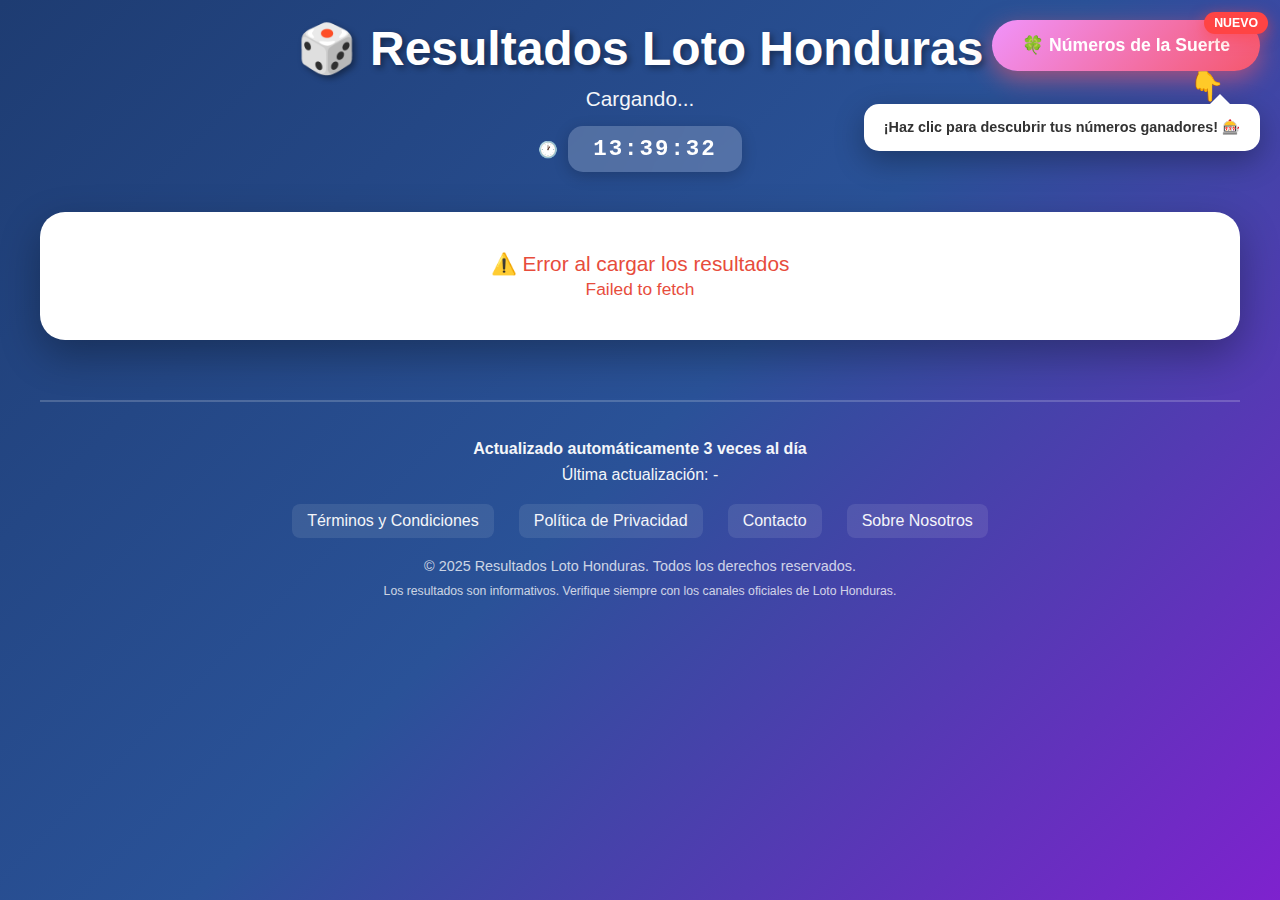
<file: index.html>
<!DOCTYPE html>
<html lang="es">
<head>
    <meta charset="UTF-8">
    <meta name="viewport" content="width=device-width, initial-scale=1.0">
    <title>Resultados Loto Honduras - Hoy</title>
    <style>
        * {
            margin: 0;
            padding: 0;
            box-sizing: border-box;
        }

        body {
            font-family: 'Segoe UI', Tahoma, Geneva, Verdana, sans-serif;
            background: linear-gradient(135deg, #1e3c72 0%, #2a5298 50%, #7e22ce 100%);
            min-height: 100vh;
            padding: 20px;
        }

        .main-layout {
            display: flex;
            gap: 20px;
            max-width: 1600px;
            margin: 0 auto;
            align-items: flex-start;
        }

        .ad-space {
            width: 160px;
            min-height: 600px;
            background: rgba(255, 255, 255, 0.1);
            border-radius: 15px;
            display: flex;
            align-items: center;
            justify-content: center;
            color: rgba(255, 255, 255, 0.5);
            font-size: 0.9em;
            position: sticky;
            top: 20px;
        }

        .container {
            flex: 1;
            max-width: 1200px;
        }

        header {
            text-align: center;
            color: white;
            margin-bottom: 40px;
            animation: fadeInDown 0.8s ease;
        }

        header h1 {
            font-size: 3em;
            margin-bottom: 10px;
            text-shadow: 3px 3px 6px rgba(0,0,0,0.4);
            font-weight: 700;
        }

        .fecha-actual {
            font-size: 1.3em;
            opacity: 0.95;
            font-weight: 300;
            margin-bottom: 10px;
        }

        .reloj-container {
            display: flex;
            align-items: center;
            justify-content: center;
            gap: 10px;
            margin-top: 15px;
        }

        .reloj {
            background: rgba(255, 255, 255, 0.2);
            padding: 10px 25px;
            border-radius: 15px;
            font-size: 1.4em;
            font-weight: 600;
            font-family: 'Courier New', monospace;
            letter-spacing: 2px;
            backdrop-filter: blur(10px);
            box-shadow: 0 4px 15px rgba(0,0,0,0.2);
        }

        /* Ruleta de números de la suerte */
        .ruleta-container {
            position: fixed;
            top: 20px;
            right: 20px;
            z-index: 1000;
        }

        .ruleta-button {
            background: linear-gradient(135deg, #f093fb 0%, #f5576c 100%);
            border: none;
            color: white;
            padding: 15px 30px;
            border-radius: 50px;
            font-size: 1.1em;
            font-weight: 700;
            cursor: pointer;
            box-shadow: 0 8px 25px rgba(245, 87, 108, 0.6);
            transition: all 0.3s ease;
            display: flex;
            align-items: center;
            gap: 10px;
            position: relative;
        }

        .ruleta-button:hover {
            transform: translateY(-3px) scale(1.05);
            box-shadow: 0 12px 35px rgba(245, 87, 108, 0.8);
        }

        .ruleta-button:active {
            transform: translateY(0) scale(0.98);
        }

        .ruleta-button.spinning {
            animation: pulse 0.5s infinite;
        }

        /* Tooltip flotante */
        .tooltip {
            position: absolute;
            bottom: -80px;
            right: 0;
            background: white;
            color: #333;
            padding: 15px 20px;
            border-radius: 15px;
            box-shadow: 0 10px 30px rgba(0,0,0,0.3);
            white-space: nowrap;
            font-size: 0.9em;
            font-weight: 600;
            animation: tooltipBounce 2s ease-in-out infinite;
            pointer-events: none;
        }

        .tooltip::before {
            content: '';
            position: absolute;
            top: -10px;
            right: 30px;
            width: 0;
            height: 0;
            border-left: 10px solid transparent;
            border-right: 10px solid transparent;
            border-bottom: 10px solid white;
        }

        .tooltip-arrow {
            position: absolute;
            top: -35px;
            right: 35px;
            font-size: 2em;
            animation: arrowBounce 1s ease-in-out infinite;
        }

        .tooltip.hidden {
            display: none;
        }

        /* Badge de "NUEVO" */
        .nuevo-badge {
            position: absolute;
            top: -8px;
            right: -8px;
            background: #ff4444;
            color: white;
            padding: 4px 10px;
            border-radius: 12px;
            font-size: 0.7em;
            font-weight: 900;
            animation: badgePulse 1.5s ease-in-out infinite;
            box-shadow: 0 4px 15px rgba(255, 68, 68, 0.6);
        }

        /* Overlay para la ruleta */
        .ruleta-overlay {
            position: fixed;
            top: 0;
            left: 0;
            right: 0;
            bottom: 0;
            background: rgba(0, 0, 0, 0.9);
            display: none;
            justify-content: center;
            align-items: center;
            z-index: 9999;
            animation: fadeIn 0.3s ease;
        }

        .ruleta-overlay.active {
            display: flex;
        }

        .ruleta-content {
            background: white;
            padding: 50px;
            border-radius: 30px;
            text-align: center;
            max-width: 600px;
            width: 90%;
            position: relative;
            box-shadow: 0 20px 60px rgba(0, 0, 0, 0.5);
        }

        .ruleta-close {
            position: absolute;
            top: 15px;
            right: 20px;
            background: none;
            border: none;
            font-size: 2em;
            cursor: pointer;
            color: #999;
            transition: color 0.3s ease;
        }

        .ruleta-close:hover {
            color: #333;
        }

        .ruleta-title {
            font-size: 2.5em;
            margin-bottom: 30px;
            background: linear-gradient(135deg, #667eea 0%, #764ba2 100%);
            -webkit-background-clip: text;
            -webkit-text-fill-color: transparent;
            background-clip: text;
        }

        .numeros-suerte-display {
            display: flex;
            justify-content: center;
            gap: 20px;
            margin: 40px 0;
            flex-wrap: wrap;
        }

        .numero-suerte {
            width: 100px;
            height: 100px;
            background: linear-gradient(135deg, #667eea 0%, #764ba2 100%);
            color: white;
            border-radius: 50%;
            display: flex;
            align-items: center;
            justify-content: center;
            font-size: 3em;
            font-weight: 900;
            box-shadow: 0 15px 40px rgba(102, 126, 234, 0.6);
            animation: popIn 0.6s cubic-bezier(0.68, -0.55, 0.265, 1.55);
        }

        .numero-suerte:nth-child(1) { animation-delay: 0.1s; }
        .numero-suerte:nth-child(2) { animation-delay: 0.2s; }
        .numero-suerte:nth-child(3) { animation-delay: 0.3s; }
        .numero-suerte:nth-child(4) { animation-delay: 0.4s; }

        .spinning-number {
            font-size: 4em;
            font-weight: 900;
            background: linear-gradient(135deg, #f093fb 0%, #f5576c 100%);
            -webkit-background-clip: text;
            -webkit-text-fill-color: transparent;
            background-clip: text;
            animation: numberSpin 0.1s linear infinite;
        }

        .mensaje-suerte {
            font-size: 1.3em;
            color: #666;
            margin-top: 20px;
            font-style: italic;
        }

        .confetti {
            position: absolute;
            width: 10px;
            height: 10px;
            background: #f093fb;
            animation: confettiFall 3s linear;
            pointer-events: none;
        }

        @keyframes pulse {
            0%, 100% { transform: scale(1); }
            50% { transform: scale(1.1); }
        }

        @keyframes tooltipBounce {
            0%, 100% { 
                transform: translateY(0);
                opacity: 1;
            }
            50% { 
                transform: translateY(-5px);
                opacity: 0.9;
            }
        }

        @keyframes arrowBounce {
            0%, 100% { 
                transform: translateY(0);
            }
            50% { 
                transform: translateY(-10px);
            }
        }

        @keyframes badgePulse {
            0%, 100% { 
                transform: scale(1);
            }
            50% { 
                transform: scale(1.15);
            }
        }

        @keyframes popIn {
            0% {
                transform: scale(0) rotate(0deg);
                opacity: 0;
            }
            50% {
                transform: scale(1.2) rotate(180deg);
            }
            100% {
                transform: scale(1) rotate(360deg);
                opacity: 1;
            }
        }

        @keyframes numberSpin {
            0% { transform: rotateX(0deg); }
            100% { transform: rotateX(360deg); }
        }

        @keyframes confettiFall {
            0% {
                transform: translateY(-100vh) rotate(0deg);
                opacity: 1;
            }
            100% {
                transform: translateY(100vh) rotate(720deg);
                opacity: 0;
            }
        }

        .loading {
            text-align: center;
            color: white;
            font-size: 1.5em;
            padding: 50px;
        }

        .spinner {
            border: 5px solid rgba(255,255,255,0.3);
            border-top: 5px solid white;
            border-radius: 50%;
            width: 60px;
            height: 60px;
            animation: spin 1s linear infinite;
            margin: 20px auto;
        }

        .games-grid {
            display: grid;
            grid-template-columns: repeat(auto-fit, minmax(300px, 1fr));
            gap: 25px;
            animation: fadeIn 1s ease;
        }

        .game-card {
            background: white;
            border-radius: 20px;
            padding: 25px;
            box-shadow: 0 15px 40px rgba(0,0,0,0.3);
            transition: all 0.4s ease;
            animation: slideUp 0.6s ease;
            position: relative;
            overflow: hidden;
        }

        .game-card::before {
            content: '';
            position: absolute;
            top: 0;
            left: 0;
            right: 0;
            height: 5px;
            background: linear-gradient(90deg, #667eea 0%, #764ba2 100%);
        }

        .game-card:hover {
            transform: translateY(-10px) scale(1.02);
            box-shadow: 0 20px 50px rgba(0,0,0,0.4);
        }

        .game-header {
            margin-bottom: 20px;
            padding-bottom: 15px;
            border-bottom: 3px solid #f0f0f0;
        }

        .game-title-row {
            display: flex;
            align-items: center;
            justify-content: space-between;
            gap: 15px;
            margin-bottom: 12px;
        }

        .game-name {
            font-size: 1.6em;
            font-weight: 700;
            color: #2c3e50;
            flex: 1;
        }

        .game-logo {
            width: 90px;
            height: 90px;
            object-fit: contain;
            border-radius: 15px;
            background: rgba(255,255,255,0.95);
            padding: 10px;
            box-shadow: 0 6px 20px rgba(0,0,0,0.2);
            transition: transform 0.3s ease;
            flex-shrink: 0;
        }

        .game-logo:hover {
            transform: scale(1.15) rotate(8deg);
        }

        .game-meta {
            display: flex;
            justify-content: space-between;
            align-items: center;
            flex-wrap: wrap;
            gap: 10px;
        }

        .game-time {
            background: linear-gradient(135deg, #667eea 0%, #764ba2 100%);
            color: white;
            padding: 8px 20px;
            border-radius: 25px;
            font-size: 1em;
            font-weight: 700;
            box-shadow: 0 4px 15px rgba(102, 126, 234, 0.4);
        }

        .game-date {
            color: #666;
            font-size: 1em;
            font-weight: 600;
        }

        /* Estilos para Jugá 3 */
        .juga3-numero {
            text-align: center;
            margin: 40px 0;
            padding: 20px 0;
        }

        .numeros-individuales {
            display: flex;
            justify-content: center;
            gap: 20px;
            flex-wrap: wrap;
        }

        .bola {
            width: 80px;
            height: 80px;
            background: linear-gradient(135deg, #667eea 0%, #764ba2 100%);
            color: white;
            border-radius: 50%;
            display: flex;
            align-items: center;
            justify-content: center;
            font-size: 2.5em;
            font-weight: 900;
            box-shadow: 0 10px 25px rgba(102, 126, 234, 0.5);
            animation: bounce 0.6s ease;
            transition: transform 0.3s ease;
        }

        .bola:hover {
            transform: scale(1.15);
        }

        .bola.texto {
            font-size: 1.2em;
            background: linear-gradient(135deg, #f093fb 0%, #f5576c 100%);
            box-shadow: 0 10px 25px rgba(245, 87, 108, 0.5);
            padding: 10px;
        }

        /* Estilos para juegos múltiples */
        .numeros-container {
            margin: 25px 0;
        }

        .numeros-titulo {
            text-align: center;
            color: #555;
            font-size: 0.95em;
            margin-bottom: 20px;
            font-weight: 700;
            text-transform: uppercase;
            letter-spacing: 2px;
        }

        .numeros-grid {
            display: flex;
            justify-content: center;
            gap: 20px;
            flex-wrap: wrap;
        }

        .numero-box {
            /* Estilos eliminados - ahora usamos .bola para todo */
        }

        .numero-box:hover {
            /* Estilos eliminados - ahora usamos .bola para todo */
        }

        .numero-box.texto {
            /* Estilos eliminados - ahora usamos .bola para todo */
        }

        .estado-badge {
            display: inline-block;
            padding: 8px 20px;
            border-radius: 25px;
            font-size: 0.9em;
            font-weight: 700;
            margin-top: 15px;
            text-transform: uppercase;
            letter-spacing: 1px;
            background: linear-gradient(135deg, #f093fb 0%, #f5576c 100%);
            color: white;
            box-shadow: 0 4px 15px rgba(245, 87, 108, 0.4);
        }

        .pendiente {
            text-align: center;
            color: #999;
            padding: 40px 20px;
            font-size: 1.3em;
            font-style: italic;
        }

        footer {
            text-align: center;
            color: white;
            margin-top: 60px;
            padding: 30px 20px;
            opacity: 0.95;
            border-top: 2px solid rgba(255, 255, 255, 0.2);
        }

        footer p {
            margin: 8px 0;
            font-size: 1em;
        }

        .footer-links {
            display: flex;
            justify-content: center;
            gap: 25px;
            margin: 20px 0;
            flex-wrap: wrap;
        }

        .footer-links a {
            color: white;
            text-decoration: none;
            font-size: 1em;
            transition: all 0.3s ease;
            padding: 8px 15px;
            border-radius: 8px;
            background: rgba(255, 255, 255, 0.1);
        }

        .footer-links a:hover {
            background: rgba(255, 255, 255, 0.25);
            transform: translateY(-2px);
        }

        .footer-copyright {
            margin-top: 20px;
            font-size: 0.9em;
            opacity: 0.8;
        }

        .error-message {
            background: white;
            padding: 40px;
            border-radius: 25px;
            text-align: center;
            color: #e74c3c;
            font-size: 1.3em;
            box-shadow: 0 15px 40px rgba(0,0,0,0.3);
        }

        @keyframes fadeIn {
            from { opacity: 0; }
            to { opacity: 1; }
        }

        @keyframes fadeInDown {
            from {
                opacity: 0;
                transform: translateY(-40px);
            }
            to {
                opacity: 1;
                transform: translateY(0);
            }
        }

        @keyframes slideUp {
            from {
                opacity: 0;
                transform: translateY(40px);
            }
            to {
                opacity: 1;
                transform: translateY(0);
            }
        }

        @keyframes spin {
            0% { transform: rotate(0deg); }
            100% { transform: rotate(360deg); }
        }

        @keyframes bounce {
            0%, 100% { transform: translateY(0); }
            50% { transform: translateY(-12px); }
        }

        @media (max-width: 1400px) {
            .ad-space {
                display: none;
            }
            
            .main-layout {
                padding: 0 20px;
            }
        }

        @media (max-width: 768px) {
            .ruleta-container {
                top: 10px;
                right: 10px;
            }

            .ruleta-button {
                padding: 12px 20px;
                font-size: 0.9em;
            }

            .tooltip {
                font-size: 0.8em;
                bottom: -75px;
                right: -10px;
            }

            .tooltip-arrow {
                right: 20px;
            }

            .ruleta-content {
                padding: 30px 20px;
            }

            .ruleta-title {
                font-size: 1.8em;
            }

            .numero-suerte {
                width: 70px;
                height: 70px;
                font-size: 2em;
            }

            header h1 {
                font-size: 2.2em;
            }

            .reloj {
                font-size: 1.1em;
                padding: 8px 20px;
            }

            .footer-links {
                flex-direction: column;
                gap: 10px;
            }

            .footer-links a {
                display: block;
            }

            .games-grid {
                grid-template-columns: 1fr;
                gap: 20px;
            }

            .game-logo {
                width: 70px;
                height: 70px;
            }

            .game-name {
                font-size: 1.3em;
            }

            .bola {
                width: 65px;
                height: 65px;
                font-size: 2em;
            }

            .bola.texto {
                font-size: 1em;
            }
        }
    </style>
</head>
<body>
    <!-- Botón de ruleta de números de la suerte -->
    <div class="ruleta-container">
        <button class="ruleta-button" onclick="mostrarRuleta()">
            <span class="nuevo-badge">NUEVO</span>
            🍀 Números de la Suerte
        </button>
        <div class="tooltip" id="ruletaTooltip">
            <div class="tooltip-arrow">👇</div>
            ¡Haz clic para descubrir tus números ganadores! 🎰
        </div>
    </div>

    <!-- Overlay de la ruleta -->
    <div class="ruleta-overlay" id="ruletaOverlay" onclick="cerrarRuleta(event)">
        <div class="ruleta-content" onclick="event.stopPropagation()">
            <button class="ruleta-close" onclick="cerrarRuleta()">×</button>
            <h2 class="ruleta-title">🎰 Tus Números de la Suerte</h2>
            
            <div id="ruletaDisplay">
                <div class="spinning-number">000</div>
                <p style="color: #999; margin-top: 20px;">Haz clic en "Girar" para descubrir tus números</p>
            </div>
            
            <button class="ruleta-button" onclick="girarRuleta()" style="margin-top: 30px;">
                🎲 Girar Ruleta
            </button>
        </div>
    </div>

    <div class="main-layout">
        <!-- Espacio para anuncio izquierdo -->
        <aside class="ad-space">
            <!-- Aquí van tus anuncios -->
            <div>Espacio<br>Publicitario<br>160x600</div>
        </aside>

        <div class="container">
            <header>
                <h1>🎲 Resultados Loto Honduras</h1>
                <div class="fecha-actual" id="fechaActual">Cargando...</div>
                <div class="reloj-container">
                    <span>🕐</span>
                    <div class="reloj" id="relojHonduras">--:--:--</div>
                </div>
            </header>

            <div id="loading" class="loading">
                <div class="spinner"></div>
                <p>Cargando resultados...</p>
            </div>

            <div id="contenido"></div>

            <footer>
                <p><strong>Actualizado automáticamente 3 veces al día</strong></p>
                <p>Última actualización: <span id="ultimaActualizacion">-</span></p>
                
                <div class="footer-links">
                    <a href="terminos.html">Términos y Condiciones</a>
                    <a href="privacidad.html">Política de Privacidad</a>
                    <a href="contacto.html">Contacto</a>
                    <a href="sobre-nosotros.html">Sobre Nosotros</a>
                </div>
                
                <div class="footer-copyright">
                    <p>&copy; 2025 Resultados Loto Honduras. Todos los derechos reservados.</p>
                    <p style="font-size: 0.85em; margin-top: 10px;">
                        Los resultados son informativos. Verifique siempre con los canales oficiales de Loto Honduras.
                    </p>
                </div>
            </footer>
        </div>

        <!-- Espacio para anuncio derecho -->
        <aside class="ad-space">
            <!-- Aquí van tus anuncios -->
            <div>Espacio<br>Publicitario<br>160x600</div>
        </aside>
    </div>

    <script>
  const JSON_URL = 'https://github.com/jzuniga1995/lotohn/blob/main/resultados_hoy.json';
        const DATOS_EMBEBIDOS = null;

        // Función para actualizar el reloj de Honduras
        function actualizarReloj() {
            const ahora = new Date();
            
            // Honduras está en UTC-6 (CST - Central Standard Time)
            const offsetHonduras = -6;
            const utc = ahora.getTime() + (ahora.getTimezoneOffset() * 60000);
            const horaHonduras = new Date(utc + (3600000 * offsetHonduras));
            
            const horas = String(horaHonduras.getHours()).padStart(2, '0');
            const minutos = String(horaHonduras.getMinutes()).padStart(2, '0');
            const segundos = String(horaHonduras.getSeconds()).padStart(2, '0');
            
            document.getElementById('relojHonduras').textContent = `${horas}:${minutos}:${segundos}`;
        }

        // Actualizar reloj cada segundo
        setInterval(actualizarReloj, 1000);
        actualizarReloj(); // Llamar inmediatamente

        function formatearFecha(fechaStr) {
            const meses = ['Enero', 'Febrero', 'Marzo', 'Abril', 'Mayo', 'Junio', 
                          'Julio', 'Agosto', 'Septiembre', 'Octubre', 'Noviembre', 'Diciembre'];
            const fecha = new Date();
            return `${fecha.getDate()} de ${meses[fecha.getMonth()]} de ${fecha.getFullYear()}`;
        }

        function crearCardJuego(key, datos) {
            const card = document.createElement('div');
            card.className = 'game-card';
            
            // Limpiar nombre del juego (quitar hora si ya está en el nombre)
            let nombreLimpio = datos.nombre_juego;
            const nombreBase = nombreLimpio.replace(/\s*(11:00 AM|3:00 PM|9:00 PM|10:00 AM|2:00 PM)/gi, '').trim();
            
            // Logo del juego
            const logoHTML = datos.logo_url ? 
                `<img src="${datos.logo_url}" alt="${nombreBase}" class="game-logo" onerror="this.style.display='none'">` : 
                '';
            
            let contenidoPrincipal = '';
            
            // Detectar tipo de juego
            if (key.includes('juga3')) {
                // Jugá 3 - Solo bolas con título
                contenidoPrincipal = datos.numero_ganador ? `
                    <div class="juga3-numero">
                        <div class="numeros-titulo">NÚMEROS GANADORES</div>
                        <div class="numeros-individuales">
                            ${datos.numeros_individuales.map((num, index) => 
                                `<div class="bola" style="animation-delay: ${index * 0.1}s">${num}</div>`
                            ).join('')}
                        </div>
                    </div>
                ` : '<div class="pendiente">⏳ Pendiente</div>';
            } else {
                // Otros juegos - Múltiples números en bolas
                if (datos.numeros_adicionales && datos.numeros_adicionales.length > 0) {
                    let titulo = 'NÚMEROS GANADORES';
                    if (key.includes('diaria')) titulo = 'NÚMERO · SIGNO · MULTIPLICADOR';
                    
                    contenidoPrincipal = `
                        <div class="numeros-container">
                            <div class="numeros-titulo">${titulo}</div>
                            <div class="numeros-grid">
                                ${datos.numeros_adicionales.map((num, index) => {
                                    const esTexto = isNaN(num);
                                    return `<div class="bola ${esTexto ? 'texto' : ''}" style="animation-delay: ${index * 0.1}s">${num}</div>`;
                                }).join('')}
                            </div>
                        </div>
                    `;
                } else {
                    contenidoPrincipal = '<div class="pendiente">⏳ Pendiente</div>';
                }
            }

            card.innerHTML = `
                <div class="game-header">
                    <div class="game-title-row">
                        <div class="game-name">${nombreBase}</div>
                        ${logoHTML}
                    </div>
                    <div class="game-meta">
                        <div class="game-date">📅 ${datos.fecha_sorteo}</div>
                        ${datos.hora_sorteo ? `<div class="game-time">🕐 ${datos.hora_sorteo}</div>` : ''}
                    </div>
                </div>
                
                ${contenidoPrincipal}
                
                ${!datos.numero_ganador && (!datos.numeros_adicionales || datos.numeros_adicionales.length === 0) ? `
                    <div style="text-align:center;">
                        <span class="estado-badge">⏳ Próximamente</span>
                    </div>
                ` : ''}
            `;
            
            return card;
        }

        function ordenarPorFechaYHora(sorteos) {
            const ordenHoras = {
                '11:00 AM': 1, '10:00 AM': 1,
                '3:00 PM': 2, '2:00 PM': 2, '15:00': 2,
                '9:00 PM': 3, '21:00': 3
            };

            return Object.entries(sorteos).sort((a, b) => {
                const [keyA, datosA] = a;
                const [keyB, datosB] = b;
                
                // Comparar fechas (formato DD-MM)
                const [diaA, mesA] = datosA.fecha_sorteo.split('-').map(Number);
                const [diaB, mesB] = datosB.fecha_sorteo.split('-').map(Number);
                
                if (mesA !== mesB) return mesB - mesA;
                if (diaA !== diaB) return diaB - diaA;
                
                // Misma fecha, ordenar por hora
                const horaA = ordenHoras[datosA.hora_sorteo] || 0;
                const horaB = ordenHoras[datosB.hora_sorteo] || 0;
                
                if (horaA !== horaB) return horaA - horaB;
                
                // Mismo horario, ordenar por tipo de juego
                const ordenJuegos = ['juga3', 'pega3', 'premia2', 'diaria', 'super'];
                const tipoA = ordenJuegos.findIndex(tipo => keyA.includes(tipo));
                const tipoB = ordenJuegos.findIndex(tipo => keyB.includes(tipo));
                
                return tipoA - tipoB;
            });
        }

        async function cargarResultados() {
            try {
                let data;
                
                if (DATOS_EMBEBIDOS) {
                    data = DATOS_EMBEBIDOS;
                } else {
                    const response = await fetch(JSON_URL);
                    
                    if (!response.ok) {
                        throw new Error('No se pudieron cargar los resultados. Asegúrate de estar usando un servidor local.');
                    }
                    
                    data = await response.json();
                }
                
                document.getElementById('fechaActual').textContent = formatearFecha();
                
                if (data.fecha_actualizacion) {
                    document.getElementById('ultimaActualizacion').textContent = data.fecha_actualizacion;
                }
                
                const contenido = document.getElementById('contenido');
                const grid = document.createElement('div');
                grid.className = 'games-grid';
                
                const sorteos = data.sorteos || data;
                
                // Ordenar sorteos
                const sorteosOrdenados = ordenarPorFechaYHora(sorteos);
                
                sorteosOrdenados.forEach(([key, datos]) => {
                    grid.appendChild(crearCardJuego(key, datos));
                });
                
                contenido.innerHTML = '';
                contenido.appendChild(grid);
                
            } catch (error) {
                console.error('Error:', error);
                document.getElementById('contenido').innerHTML = `
                    <div class="error-message">
                        ⚠️ Error al cargar los resultados<br>
                        <small>${error.message}</small>
                    </div>
                `;
            } finally {
                document.getElementById('loading').style.display = 'none';
            }
        }

        cargarResultados();
        setInterval(cargarResultados, 5 * 60 * 1000);

        // ============================================
        // FUNCIONES DE LA RULETA DE NÚMEROS DE LA SUERTE
        // ============================================

        // Ocultar tooltip después de 10 segundos o al hacer clic
        setTimeout(() => {
            const tooltip = document.getElementById('ruletaTooltip');
            if (tooltip) tooltip.classList.add('hidden');
        }, 10000);

        function mostrarRuleta() {
            document.getElementById('ruletaOverlay').classList.add('active');
            // Ocultar tooltip permanentemente después del primer clic
            document.getElementById('ruletaTooltip').classList.add('hidden');
            
            // Reset display
            document.getElementById('ruletaDisplay').innerHTML = `
                <div class="spinning-number">000</div>
                <p style="color: #999; margin-top: 20px;">Haz clic en "Girar" para descubrir tus números</p>
            `;
        }

        function cerrarRuleta(event) {
            if (event && event.target !== event.currentTarget) return;
            document.getElementById('ruletaOverlay').classList.remove('active');
        }

        function girarRuleta() {
            const display = document.getElementById('ruletaDisplay');
            const button = event.target;
            
            // Deshabilitar botón mientras gira
            button.disabled = true;
            button.classList.add('spinning');
            button.textContent = '🎲 Girando...';
            
            // Mostrar números girando
            display.innerHTML = '<div class="spinning-number" id="spinningNum">000</div>';
            
            let counter = 0;
            const spinInterval = setInterval(() => {
                document.getElementById('spinningNum').textContent = 
                    Math.floor(Math.random() * 1000).toString().padStart(3, '0');
                counter++;
            }, 50);
            
            // Después de 3 segundos, mostrar los números finales
            setTimeout(() => {
                clearInterval(spinInterval);
                mostrarNumerosSuerte();
                
                // Reactivar botón
                button.disabled = false;
                button.classList.remove('spinning');
                button.textContent = '🎲 Girar Otra Vez';
                
                // Crear confetti
                crearConfetti();
            }, 3000);
        }

        function mostrarNumerosSuerte() {
            const numeros = [];
            
            // Generar 4 números únicos entre 00 y 99
            while(numeros.length < 4) {
                const num = Math.floor(Math.random() * 100);
                if (!numeros.includes(num)) {
                    numeros.push(num);
                }
            }
            
            const mensajes = [
                "¡Estos son tus números ganadores!",
                "¡La suerte está de tu lado!",
                "¡Números mágicos para ti!",
                "¡Que la fortuna te acompañe!",
                "¡Confía en estos números!",
                "¡Tu día de suerte ha llegado!"
            ];
            
            const mensajeAleatorio = mensajes[Math.floor(Math.random() * mensajes.length)];
            
            document.getElementById('ruletaDisplay').innerHTML = `
                <div class="numeros-suerte-display">
                    ${numeros.map(num => `
                        <div class="numero-suerte">${num.toString().padStart(2, '0')}</div>
                    `).join('')}
                </div>
                <div class="mensaje-suerte">✨ ${mensajeAleatorio} ✨</div>
            `;
        }

        function crearConfetti() {
            const colors = ['#667eea', '#764ba2', '#f093fb', '#f5576c', '#ffd700', '#00ff88'];
            const overlay = document.getElementById('ruletaOverlay');
            
            for (let i = 0; i < 50; i++) {
                setTimeout(() => {
                    const confetti = document.createElement('div');
                    confetti.className = 'confetti';
                    confetti.style.left = Math.random() * 100 + '%';
                    confetti.style.background = colors[Math.floor(Math.random() * colors.length)];
                    confetti.style.animationDuration = (Math.random() * 2 + 2) + 's';
                    confetti.style.width = confetti.style.height = (Math.random() * 10 + 5) + 'px';
                    
                    overlay.appendChild(confetti);
                    
                    setTimeout(() => confetti.remove(), 3000);
                }, i * 30);
            }
        }
    </script>
</body>
</html>
</file>
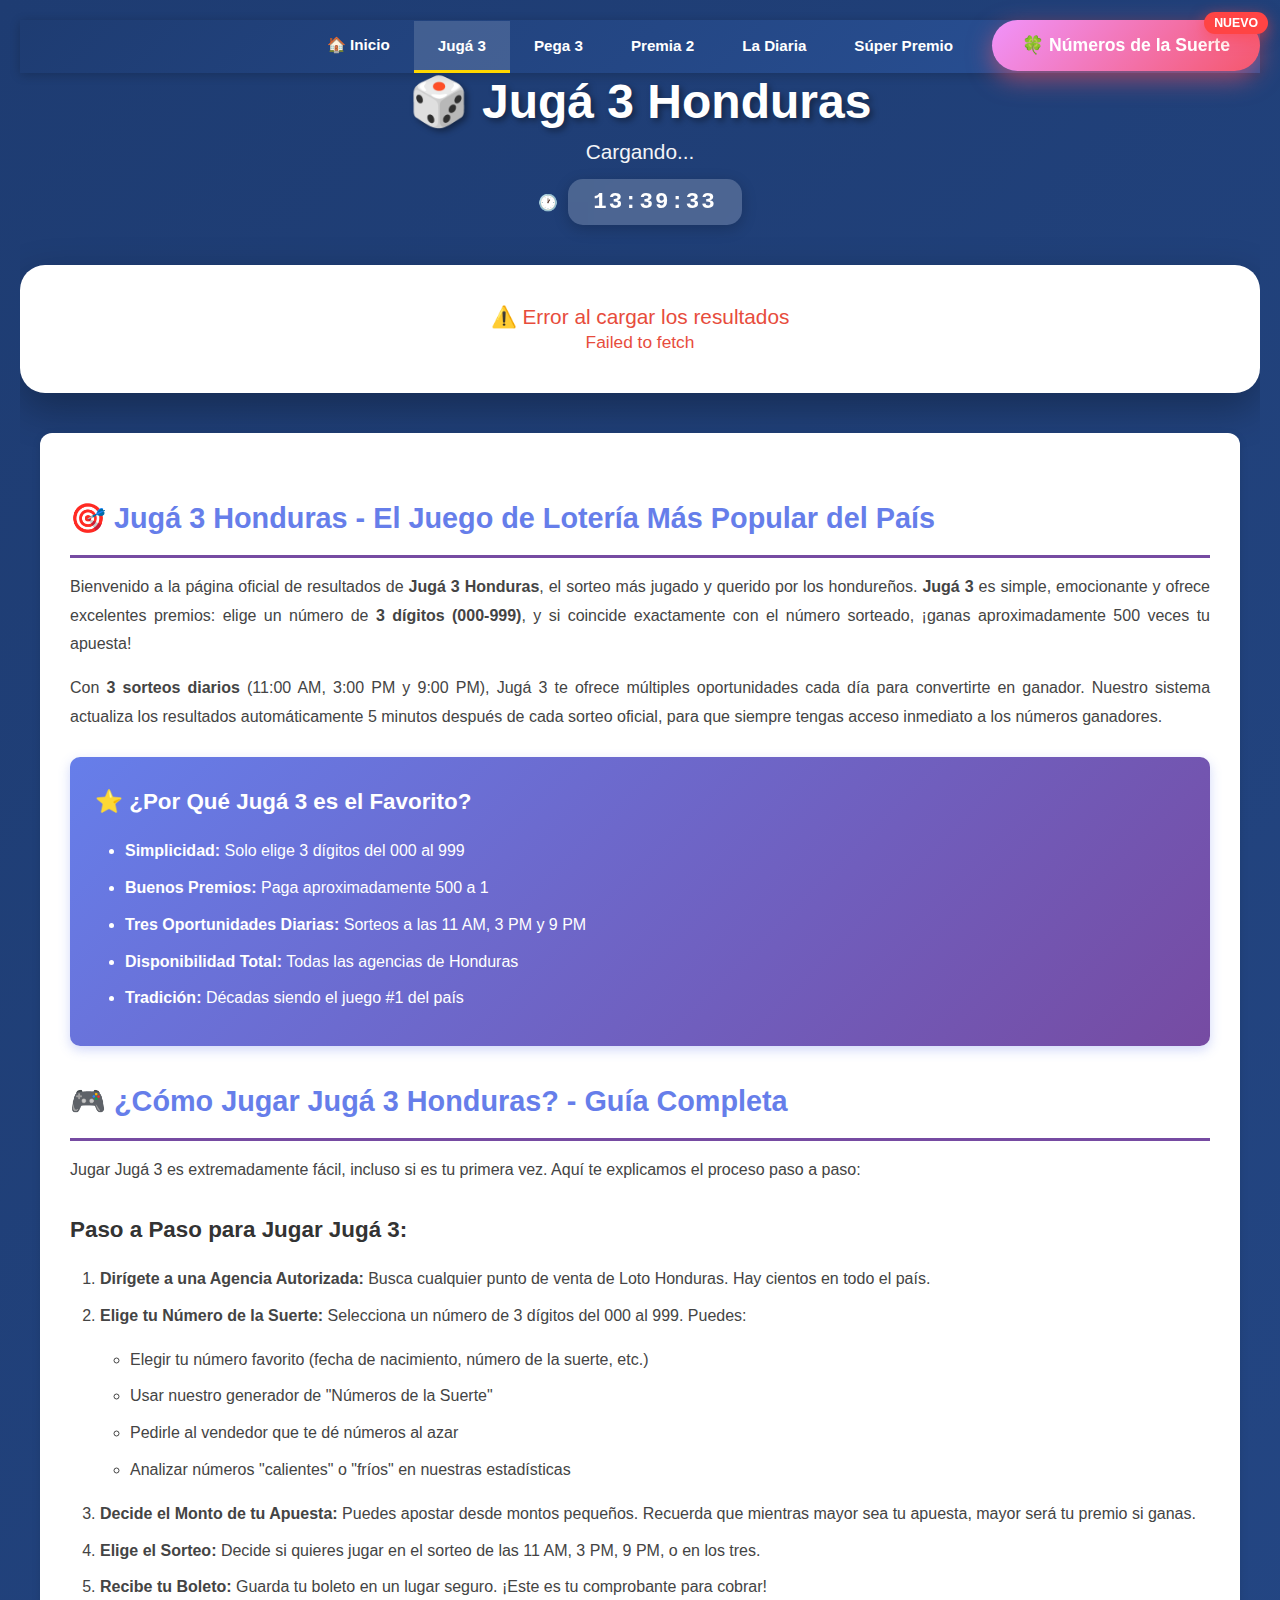
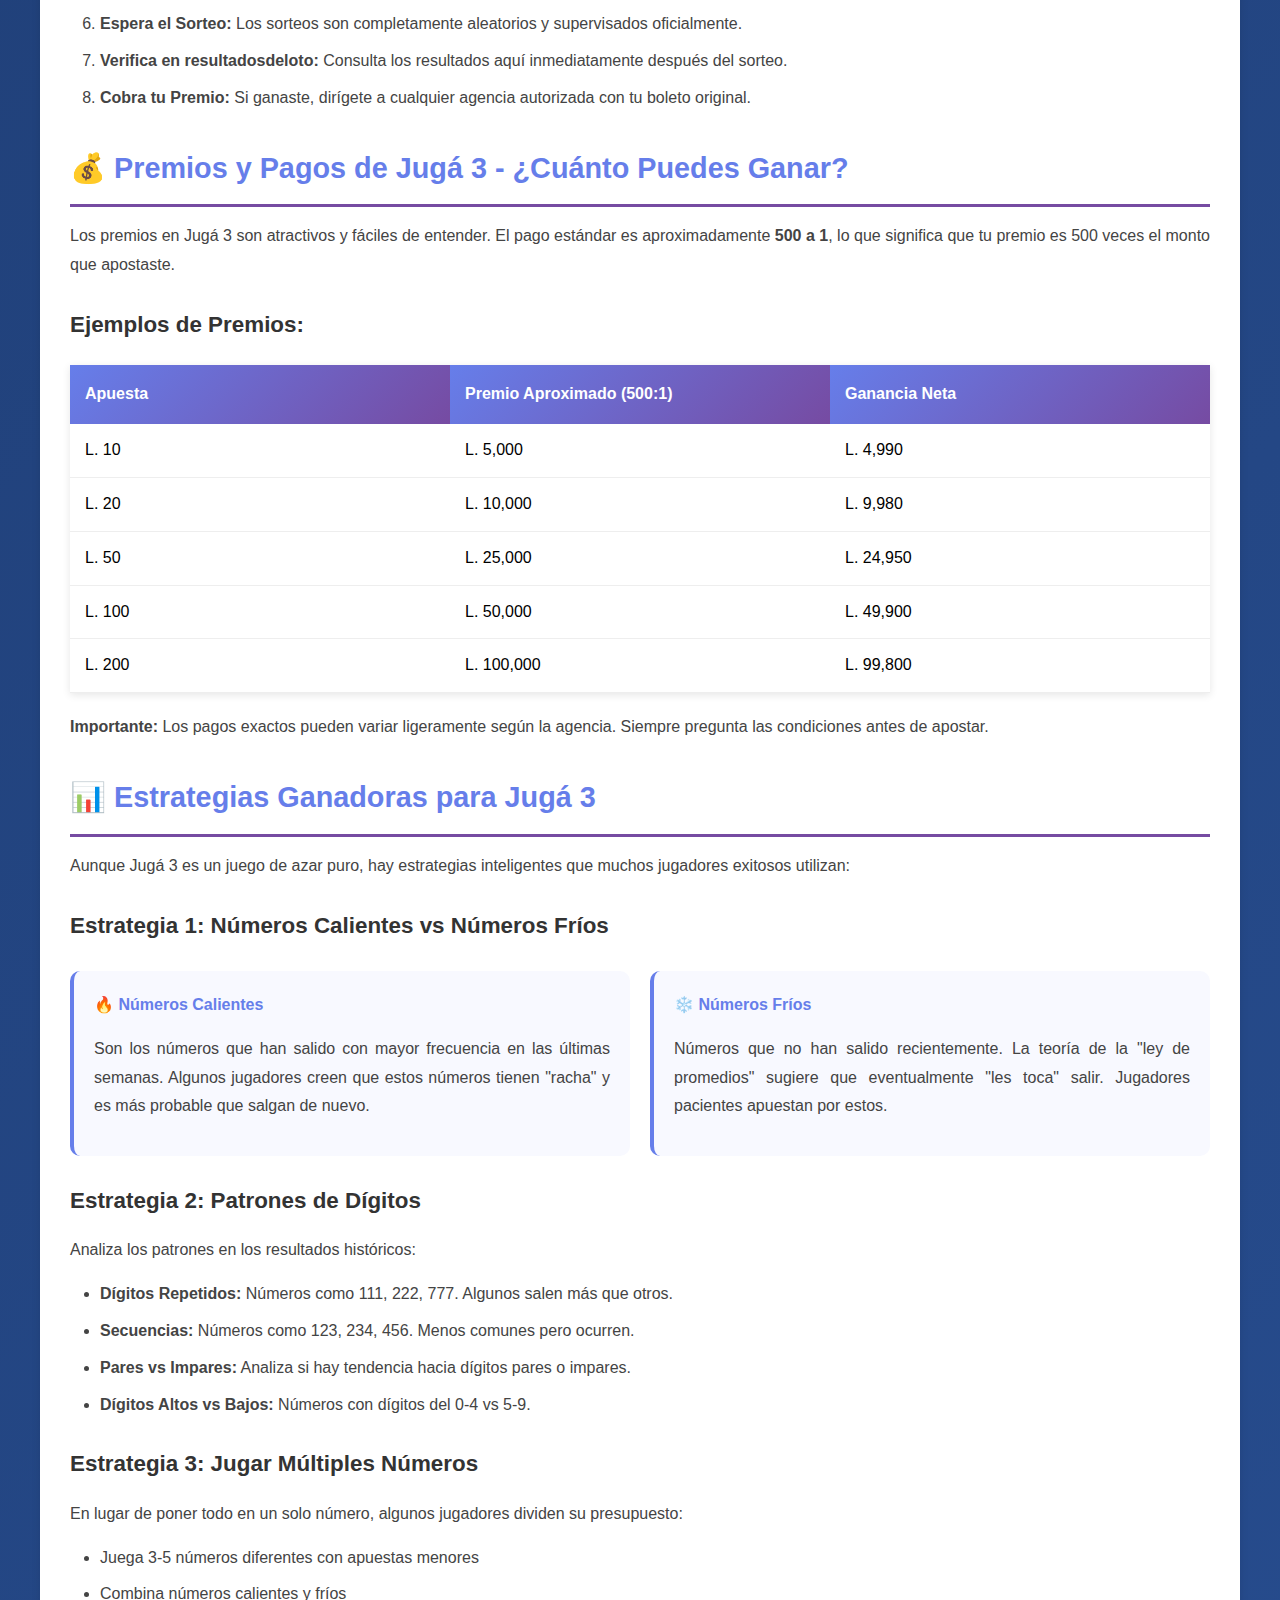
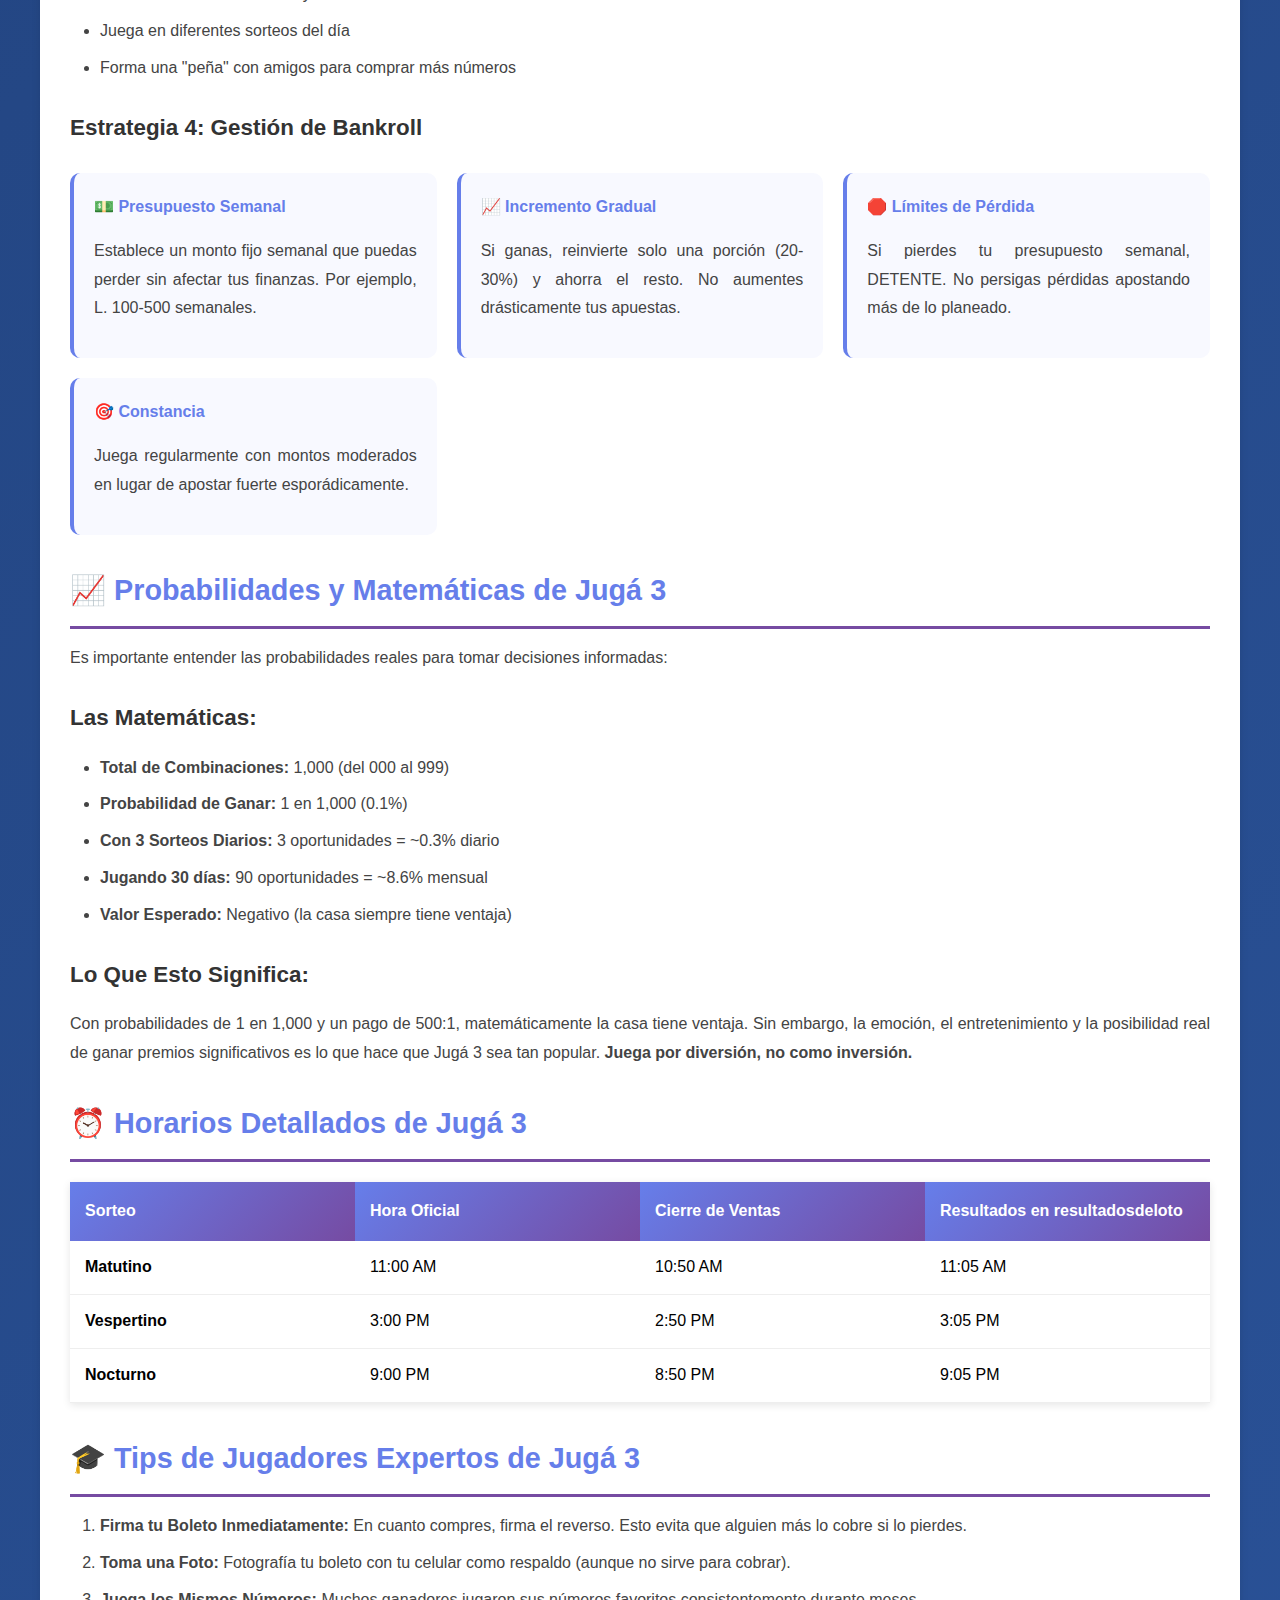
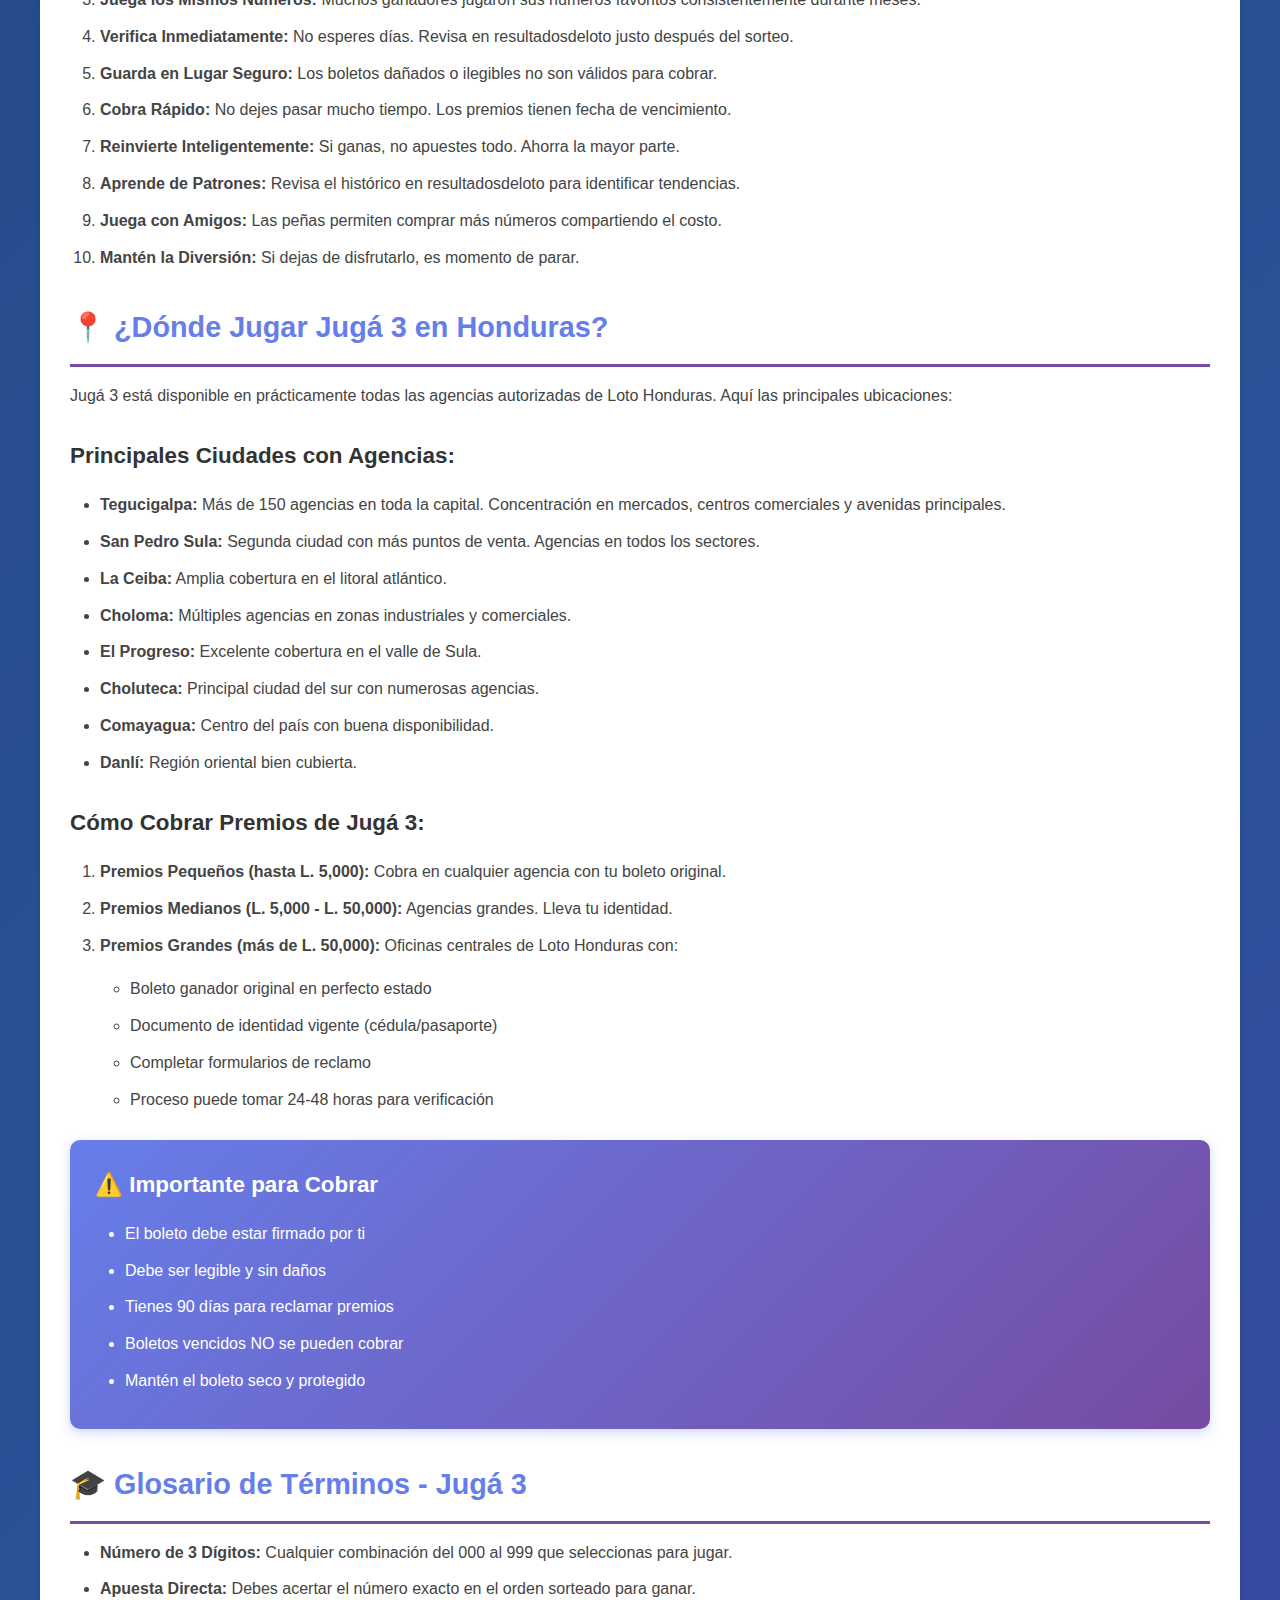
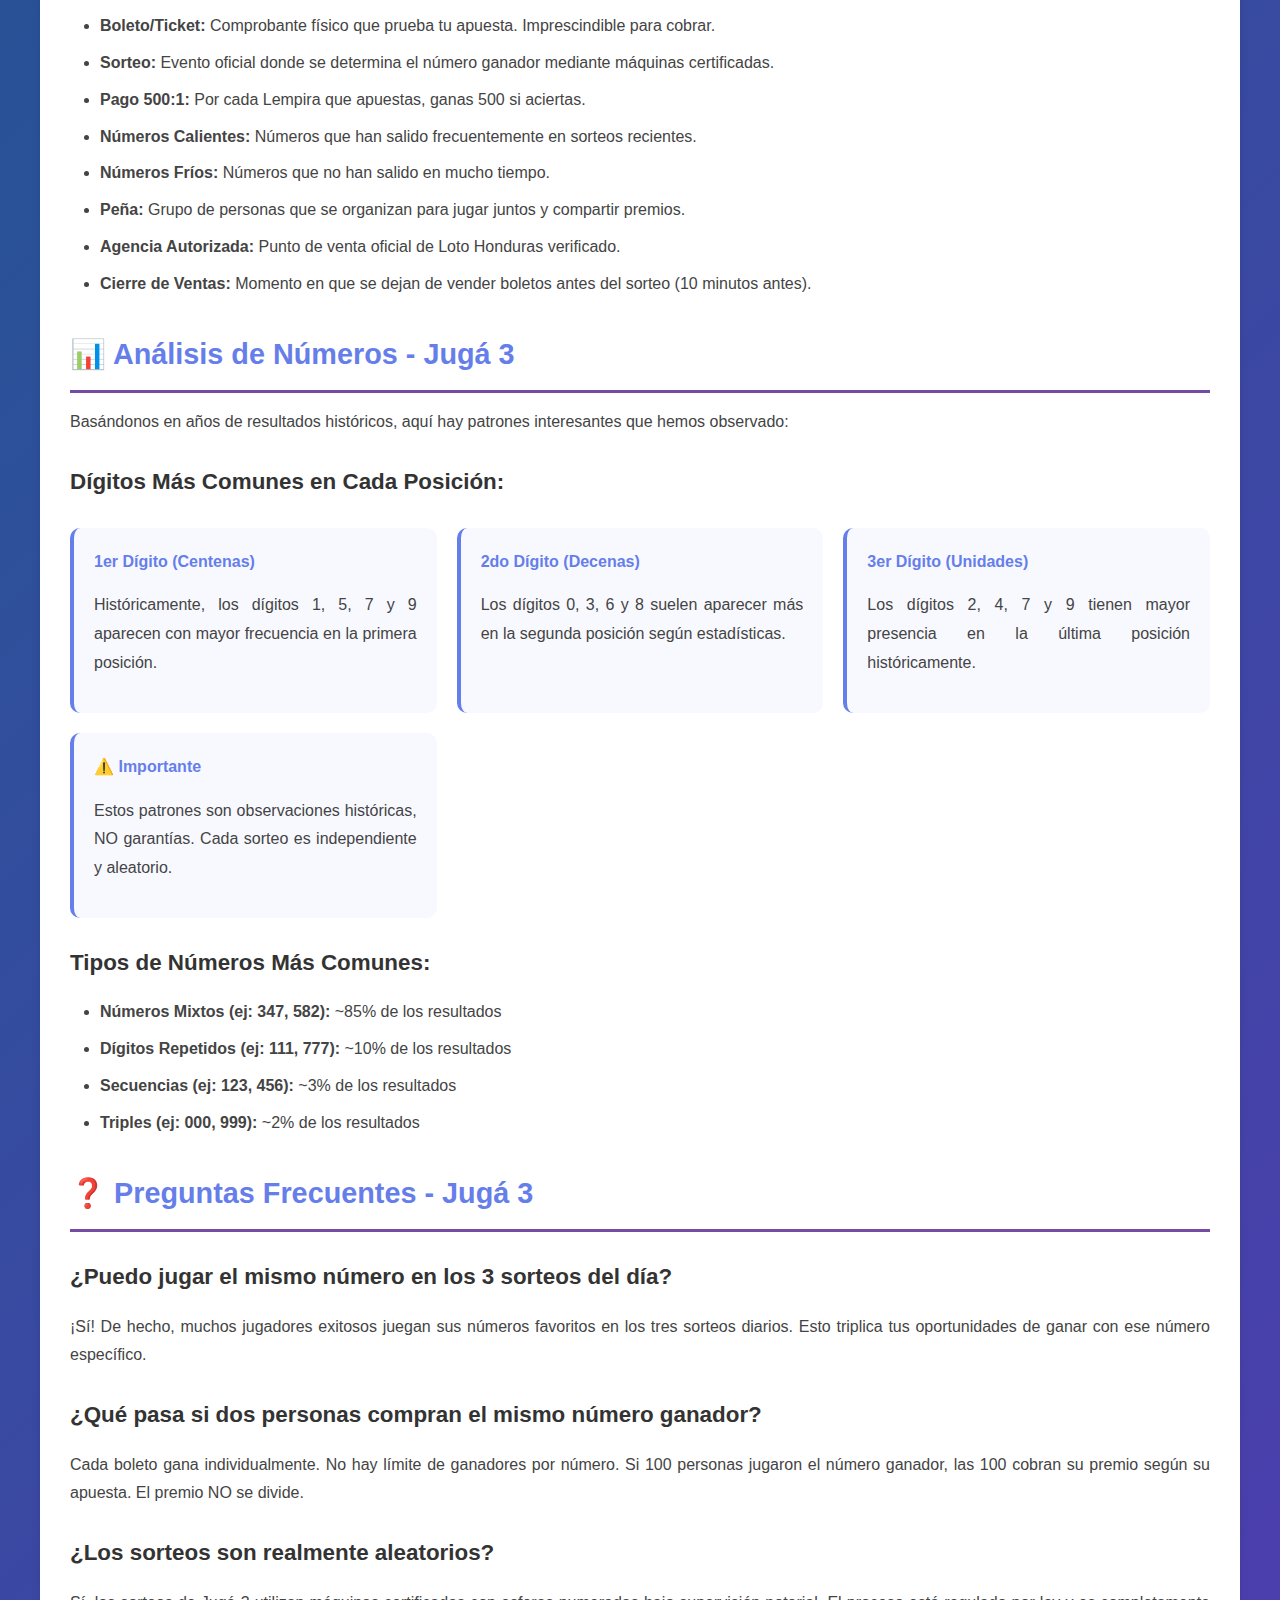
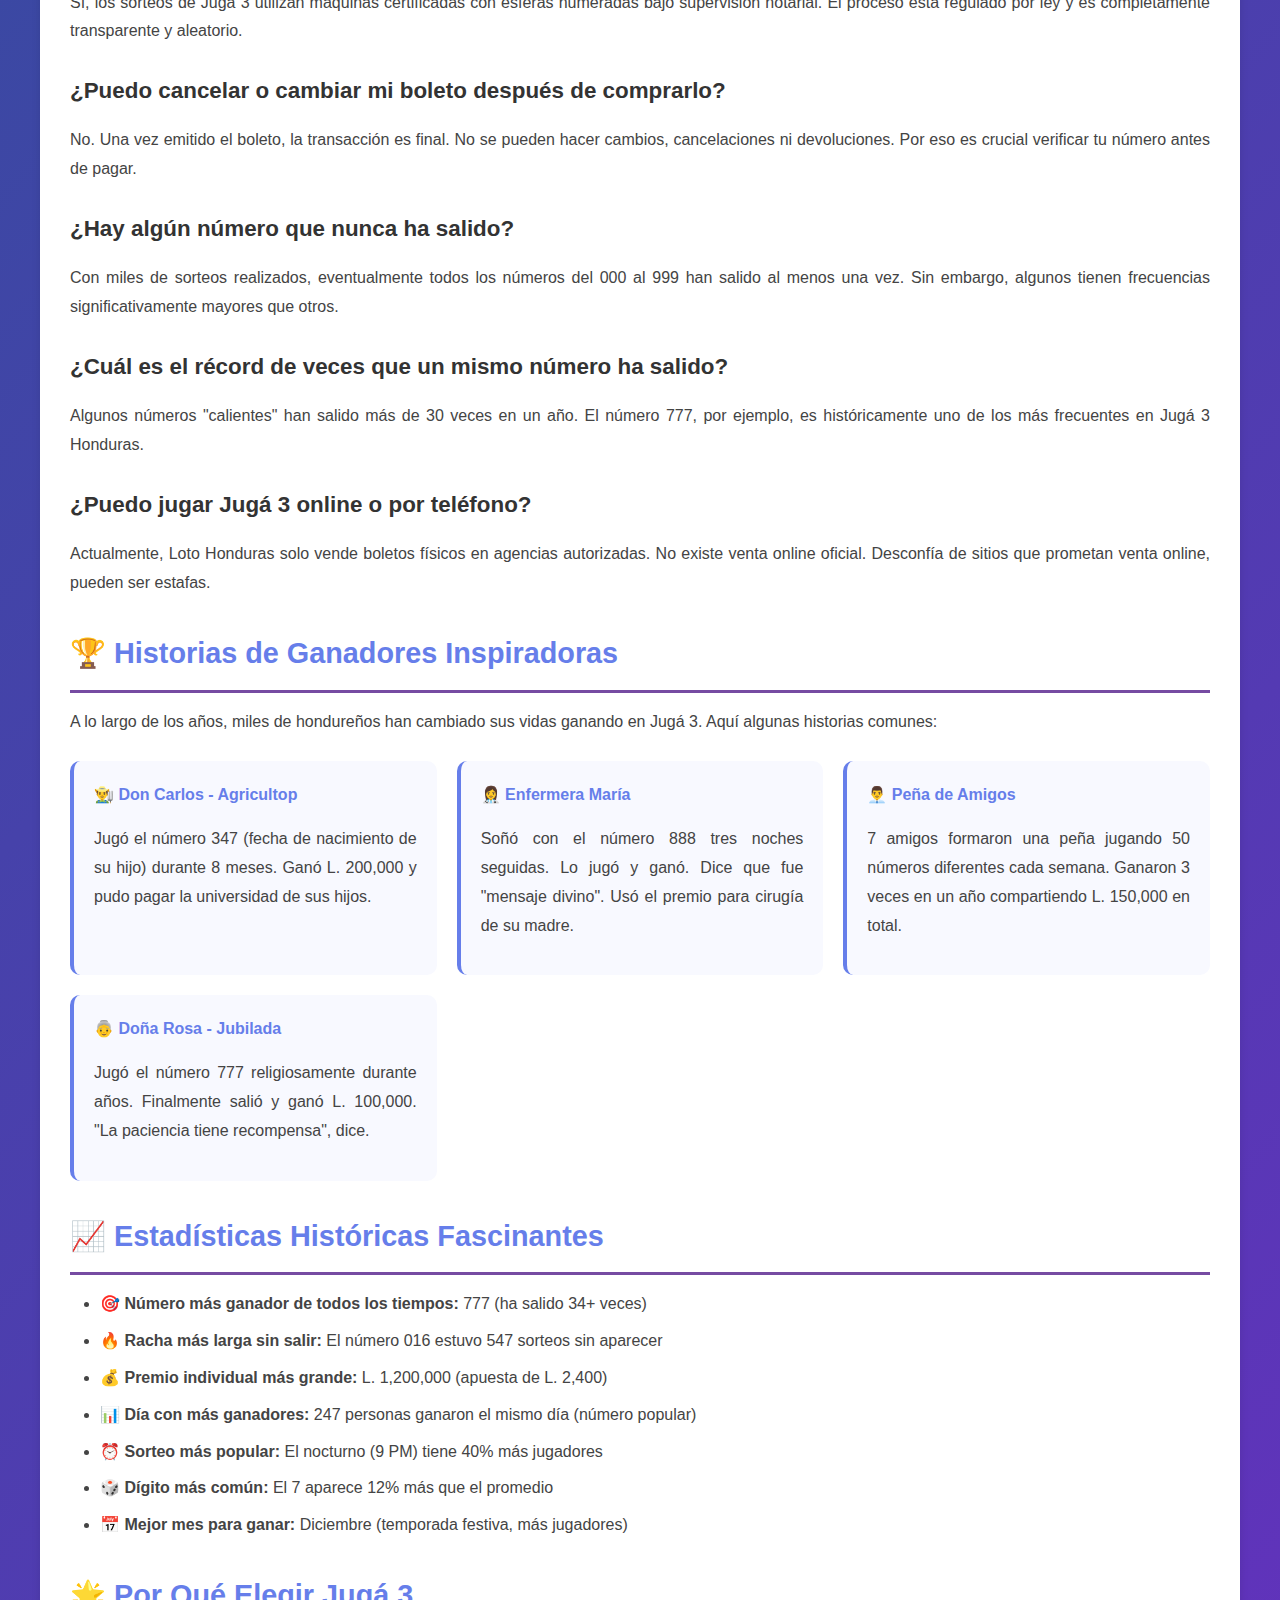
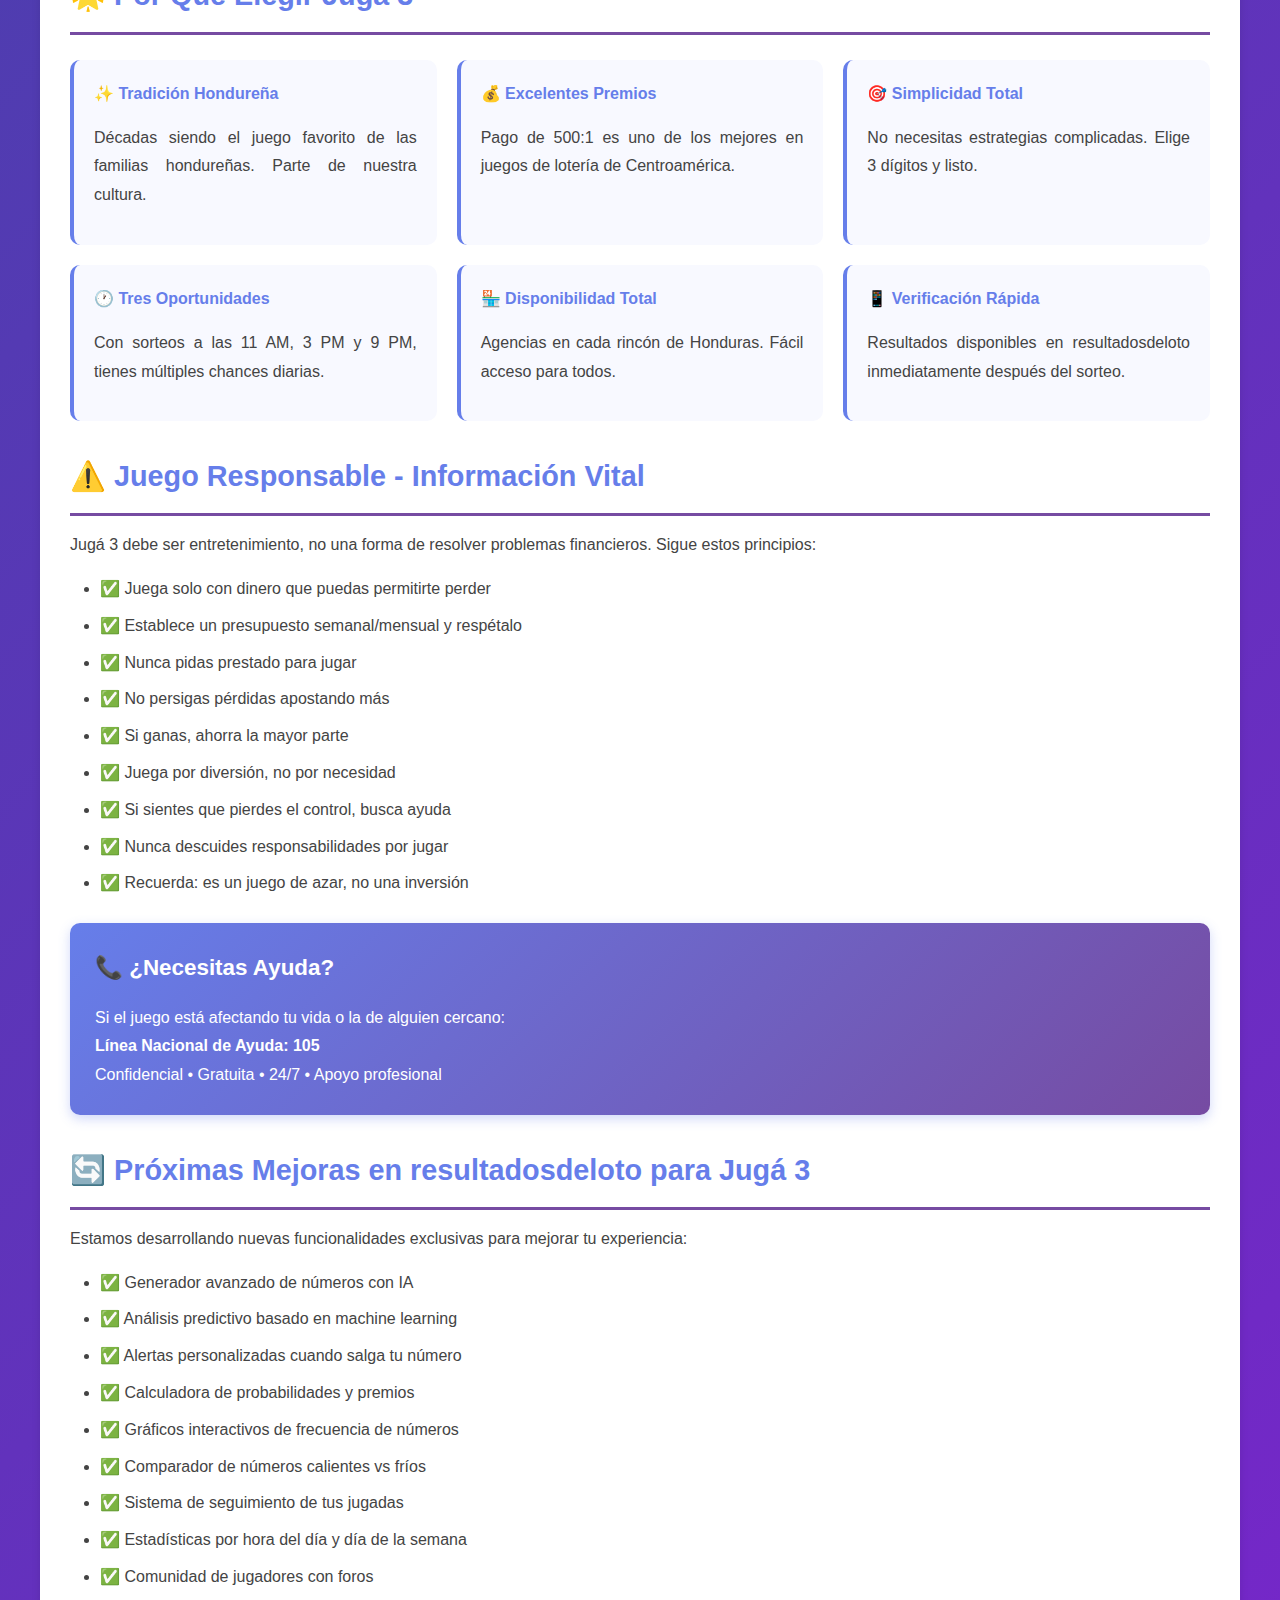
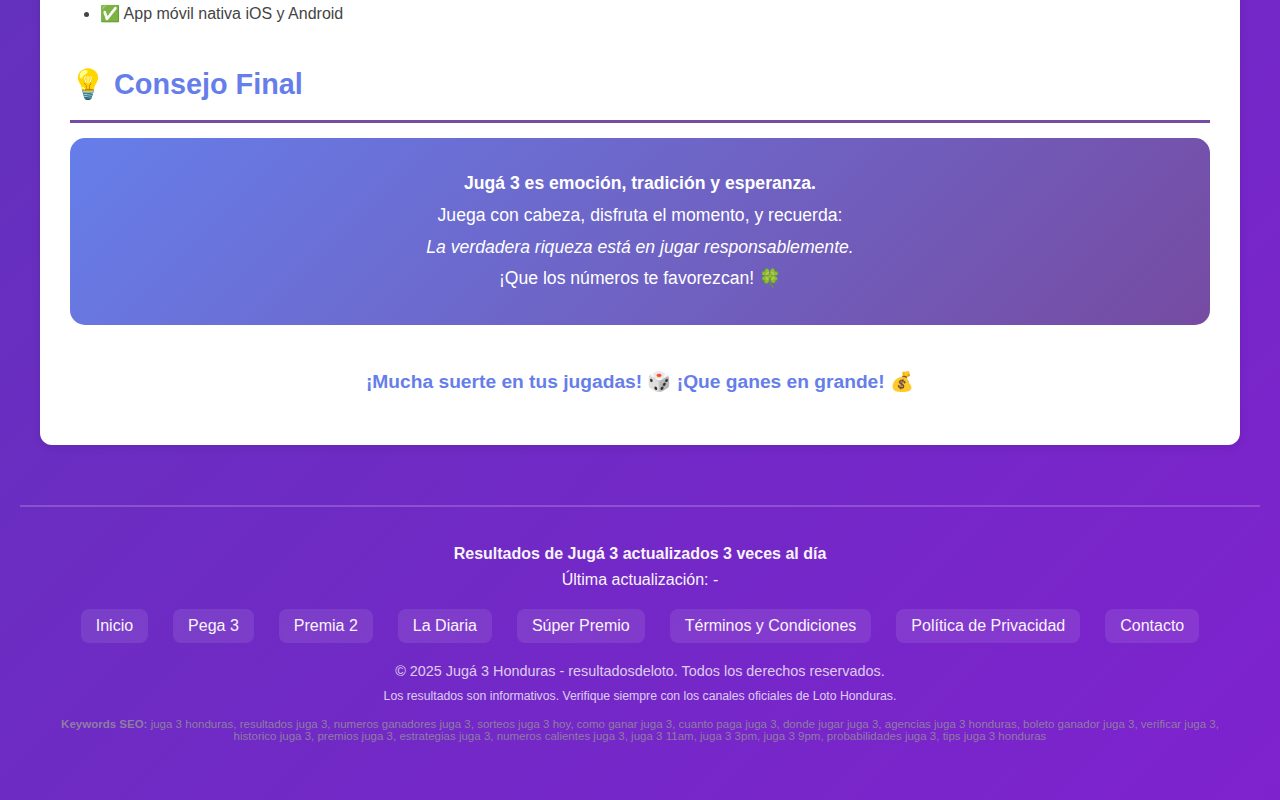
<file: juga-3.html>
<!DOCTYPE html>
<html lang="es-HN">
<head>
    <meta charset="UTF-8">
    <meta name="viewport" content="width=device-width, initial-scale=1.0">
    
    <!-- ============== SEO ULTRA AGRESIVO - JUGÁ 3 ============== -->
    <title>🏆 JUGÁ 3 Honduras HOY en VIVO | Resultados Actualizados 11AM 3PM 9PM | Números Ganadores | resultadosdeloto Oficial 2025</title>
    <meta name="description" content="⭐ RESULTADOS OFICIALES Jugá 3 Honduras HOY ACTUALIZADOS ✅ Números ganadores 000-999 ⏰ Sorteos 11AM, 3PM, 9PM | Consulta GRATIS | Histórico completo | Estadísticas | Tips para ganar Jugá 3 | resultadosdeloto #1">
    <meta name="keywords" content="juga 3 honduras, resultados juga 3 hoy, juga 3 honduras en vivo, numeros ganadores juga 3, sorteos juga 3 honduras, loteria juga 3, resultados loteria juga 3, juga 3 hn, juga 3 honduras 11am, juga 3 honduras 3pm, juga 3 honduras 9pm, como ganar juga 3, cuanto paga juga 3, donde jugar juga 3, estrategias juga 3, probabilidades juga 3, historico juga 3, premios juga 3, numeros calientes juga 3, numeros frios juga 3, juga 3 resultados ayer, juga 3 resultados semana, consultar juga 3, verificar boleto juga 3, juga tres honduras, jugá tres">
    
    <!-- ============== SEO TÉCNICO AVANZADO ============== -->
    <link rel="canonical" href="https://resultadosdeloto.com/juga-3.html">
    <meta name="author" content="resultadosdeloto - Portal Oficial de Resultados">
    <meta name="robots" content="index, follow, max-image-preview:large, max-snippet:-1, max-video-preview:-1">
    <meta name="googlebot" content="index, follow, max-snippet:-1, max-image-preview:large, max-video-preview:-1">
    <meta name="bingbot" content="index, follow">
    <meta http-equiv="content-language" content="es-HN">
    <meta name="revisit-after" content="1 hour">
    <meta name="rating" content="general">
    <meta name="distribution" content="global">
    <meta name="language" content="Spanish">
    <meta name="coverage" content="Worldwide">
    <meta name="target" content="all">
    <meta name="HandheldFriendly" content="True">
    <meta name="MobileOptimized" content="320">
    
    <!-- ============== GEOLOCALIZACIÓN ============== -->
    <meta name="geo.region" content="HN">
    <meta name="geo.placename" content="Honduras, Tegucigalpa, San Pedro Sula, La Ceiba">
    <meta name="geo.position" content="14.0650;-87.2172">
    <meta name="ICBM" content="14.0650, -87.2172">
    
    <!-- ============== OPEN GRAPH ============== -->
    <meta property="og:type" content="website">
    <meta property="og:site_name" content="resultadosdeloto - Jugá 3 Honduras">
    <meta property="og:title" content="🎲 Jugá 3 Honduras HOY - Números Ganadores en VIVO">
    <meta property="og:description" content="⭐ RESULTADOS ACTUALIZADOS de Jugá 3 Honduras. Números del 000 al 999. Sorteos 11AM, 3PM y 9PM. Consulta GRATIS.">
    <meta property="og:url" content="https://resultadosdeloto.com/juga-3.html">
    <meta property="og:image" content="https://resultadosdeloto.com/favicon.png">
    <meta property="og:locale" content="es_HN">
    
    <!-- ============== TWITTER CARD ============== -->
    <meta name="twitter:card" content="summary_large_image">
    <meta name="twitter:title" content="🎲 Jugá 3 Honduras HOY - Números Ganadores">
    <meta name="twitter:description" content="Consulta los números ganadores de Jugá 3. Actualización en tiempo real 3 veces al día.">
    <meta name="twitter:image" content="https://resultadosdeloto.com/favicon.png">
    
    <!-- ============== TEMA ============== -->
    <meta name="theme-color" content="#667eea">
    <link rel="icon" type="image/png" href="/favicon.png">
    
    <!-- ============== SCHEMA.ORG JSON-LD ============== -->
    <script type="application/ld+json">
    {
      "@context": "https://schema.org",
      "@type": "WebSite",
      "name": "Jugá 3 Honduras - resultadosdeloto",
      "alternateName": ["Jugá 3 Honduras", "Resultados Jugá 3", "Juga 3 Hoy"],
      "url": "https://resultadosdeloto.com/juga-3.html",
      "description": "Resultados oficiales de Jugá 3 Honduras. Números ganadores del 000 al 999 actualizados en tiempo real 3 veces al día.",
      "inLanguage": "es-HN"
    }
    </script>
    
    <script type="application/ld+json">
    {
      "@context": "https://schema.org",
      "@type": "FAQPage",
      "mainEntity": [
        {
          "@type": "Question",
          "name": "¿Qué es Jugá 3 Honduras?",
          "acceptedAnswer": {
            "@type": "Answer",
            "text": "Jugá 3 es el juego de lotería más popular de Honduras. Consiste en elegir un número de 3 dígitos del 000 al 999. Si tu número coincide exactamente con el sorteado, ganas el premio mayor. Se realizan 3 sorteos diarios a las 11 AM, 3 PM y 9 PM."
          }
        },
        {
          "@type": "Question",
          "name": "¿Cómo se juega Jugá 3?",
          "acceptedAnswer": {
            "@type": "Answer",
            "text": "Para jugar Jugá 3 debes dirigirte a una agencia autorizada de Loto Honduras, elegir tu número de 3 dígitos (000-999), decidir el monto de tu apuesta y esperar el sorteo. Puedes jugar el mismo número en varios sorteos del día."
          }
        },
        {
          "@type": "Question",
          "name": "¿Cuánto paga Jugá 3 si gano?",
          "acceptedAnswer": {
            "@type": "Answer",
            "text": "Jugá 3 paga aproximadamente 500 a 1 por acierto directo. Esto significa que si apuestas L. 20 y ganas, recibirías L. 10,000. Los premios pueden variar según la agencia y modalidad de juego."
          }
        },
        {
          "@type": "Question",
          "name": "¿A qué hora salen los resultados de Jugá 3?",
          "acceptedAnswer": {
            "@type": "Answer",
            "text": "Los resultados de Jugá 3 se publican 3 veces al día: 11:00 AM (sorteo matutino), 3:00 PM (sorteo vespertino) y 9:00 PM (sorteo nocturno). En resultadosdeloto actualizamos automáticamente 5 minutos después."
          }
        }
      ]
    }
    </script>
    
    <!-- ============== ESTILOS ============== -->
    <link rel="stylesheet" href="styles.css">
</head>
<body>
    <!-- ============== CONTENIDO SEO OCULTO PARA CRAWLERS ============== -->
    <div style="position: absolute; left: -9999px; width: 1px; height: 1px; overflow: hidden;" aria-hidden="true">
        <h1>Jugá 3 Honduras - Resultados Actualizados en Tiempo Real</h1>
        <h2>Sorteos Diarios Jugá 3: 11AM, 3PM, 9PM Honduras</h2>
        <p>Consulta GRATIS los resultados oficiales de Jugá 3 Honduras. Números ganadores del 000 al 999 actualizados automáticamente después de cada sorteo. Portal #1 de Honduras para verificar tu boleto ganador de Jugá 3.</p>
        
        <h3>¿Qué es Jugá 3 Honduras?</h3>
        <p>Jugá 3 es el sorteo más popular de la lotería nacional de Honduras. Es un juego simple pero emocionante donde seleccionas un número de 3 dígitos (del 000 al 999) y si coincide exactamente con el número sorteado, ganas el premio mayor de aproximadamente 500 veces tu apuesta.</p>
        
        <h3>Horarios de Sorteos Jugá 3</h3>
        <ul>
            <li>Sorteo Matutino Jugá 3: 11:00 AM hora de Honduras - Primer sorteo del día</li>
            <li>Sorteo Vespertino Jugá 3: 3:00 PM hora de Honduras - Sorteo de la tarde</li>
            <li>Sorteo Nocturno Jugá 3: 9:00 PM hora de Honduras - Sorteo principal del día</li>
        </ul>
        
        <h3>Palabras clave Jugá 3</h3>
        <p>juga 3 honduras resultados, numeros ganadores juga 3, sorteos juga 3 hoy, como ganar juga 3, cuanto paga juga 3, donde jugar juga 3 honduras, agencias juga 3, boleto ganador juga 3, verificar juga 3, historico juga 3, premios juga 3, estrategias juga 3, probabilidades juga 3, numeros calientes juga 3.</p>
    </div>

    <!-- Navegación -->
    <nav class="main-nav">
        <a href="index.html">🏠 Inicio</a>
        <a href="juga-3.html" class="active">Jugá 3</a>
        <a href="pega-3.html">Pega 3</a>
        <a href="premia-2.html">Premia 2</a>
        <a href="la-diaria.html">La Diaria</a>
        <a href="loto-super-premio.html">Súper Premio</a>
    </nav>

    <!-- Botón de ruleta -->
    <div class="ruleta-container">
        <button class="ruleta-button" onclick="mostrarRuleta()" aria-label="Generar números de la suerte">
            <span class="nuevo-badge">NUEVO</span>
            🍀 Números de la Suerte
        </button>
    </div>

    <!-- Overlay de la ruleta -->
    <div class="ruleta-overlay" id="ruletaOverlay" onclick="cerrarRuleta(event)">
        <div class="ruleta-content" onclick="event.stopPropagation()">
            <button class="ruleta-close" onclick="cerrarRuleta()" aria-label="Cerrar">×</button>
            <h2 class="ruleta-title">🎰 Tus Números de la Suerte</h2>
            <div id="ruletaDisplay">
                <div class="spinning-number">000</div>
                <p style="color: #999; margin-top: 20px;">Haz clic en "Girar" para descubrir tus números</p>
            </div>
            <button class="ruleta-button" onclick="girarRuleta()" style="margin-top: 30px;">🎲 Girar Ruleta</button>
        </div>
    </div>

    <div class="main-layout">
        <!-- Espacio publicitario izquierdo -->
        <aside class="ad-space" aria-label="Espacio publicitario">
            <div>Espacio<br>Publicitario<br>160x600</div>
        </aside>

        <main class="container">
            <header>
                <h1>🎲 Jugá 3 Honduras</h1>
                <div class="fecha-actual" id="fechaActual">Cargando...</div>
                <div class="reloj-container">
                    <span aria-hidden="true">🕐</span>
                    <time class="reloj" id="relojHonduras" datetime="">--:--:--</time>
                </div>
            </header>

            <div id="loading" class="loading" role="status" aria-live="polite">
                <div class="spinner" aria-hidden="true"></div>
                <p>Cargando resultados de Jugá 3...</p>
            </div>

            <section id="contenido" aria-label="Resultados de Jugá 3"></section>

            <!-- ============== CONTENIDO SEO ESPECÍFICO JUGÁ 3 ============== -->
            <article class="seo-content">
                <h2>🎯 Jugá 3 Honduras - El Juego de Lotería Más Popular del País</h2>
                <p>
                    Bienvenido a la página oficial de resultados de <strong>Jugá 3 Honduras</strong>, el sorteo más jugado y querido por los hondureños. <strong>Jugá 3</strong> es simple, emocionante y ofrece excelentes premios: elige un número de <strong>3 dígitos (000-999)</strong>, y si coincide exactamente con el número sorteado, ¡ganas aproximadamente 500 veces tu apuesta!
                </p>
                <p>
                    Con <strong>3 sorteos diarios</strong> (11:00 AM, 3:00 PM y 9:00 PM), Jugá 3 te ofrece múltiples oportunidades cada día para convertirte en ganador. Nuestro sistema actualiza los resultados automáticamente 5 minutos después de cada sorteo oficial, para que siempre tengas acceso inmediato a los números ganadores.
                </p>

                <div class="highlight-box">
                    <h3 style="margin-top:0;color:white;">⭐ ¿Por Qué Jugá 3 es el Favorito?</h3>
                    <ul style="color:white;margin-bottom:0;">
                        <li><strong>Simplicidad:</strong> Solo elige 3 dígitos del 000 al 999</li>
                        <li><strong>Buenos Premios:</strong> Paga aproximadamente 500 a 1</li>
                        <li><strong>Tres Oportunidades Diarias:</strong> Sorteos a las 11 AM, 3 PM y 9 PM</li>
                        <li><strong>Disponibilidad Total:</strong> Todas las agencias de Honduras</li>
                        <li><strong>Tradición:</strong> Décadas siendo el juego #1 del país</li>
                    </ul>
                </div>

                <h2>🎮 ¿Cómo Jugar Jugá 3 Honduras? - Guía Completa</h2>
                <p>
                    Jugar Jugá 3 es extremadamente fácil, incluso si es tu primera vez. Aquí te explicamos el proceso paso a paso:
                </p>

                <h3>Paso a Paso para Jugar Jugá 3:</h3>
                <ol>
                    <li>
                        <strong>Dirígete a una Agencia Autorizada:</strong> Busca cualquier punto de venta de Loto Honduras. Hay cientos en todo el país.
                    </li>
                    <li>
                        <strong>Elige tu Número de la Suerte:</strong> Selecciona un número de 3 dígitos del 000 al 999. Puedes:
                        <ul>
                            <li>Elegir tu número favorito (fecha de nacimiento, número de la suerte, etc.)</li>
                            <li>Usar nuestro generador de "Números de la Suerte"</li>
                            <li>Pedirle al vendedor que te dé números al azar</li>
                            <li>Analizar números "calientes" o "fríos" en nuestras estadísticas</li>
                        </ul>
                    </li>
                    <li>
                        <strong>Decide el Monto de tu Apuesta:</strong> Puedes apostar desde montos pequeños. Recuerda que mientras mayor sea tu apuesta, mayor será tu premio si ganas.
                    </li>
                    <li>
                        <strong>Elige el Sorteo:</strong> Decide si quieres jugar en el sorteo de las 11 AM, 3 PM, 9 PM, o en los tres.
                    </li>
                    <li>
                        <strong>Recibe tu Boleto:</strong> Guarda tu boleto en un lugar seguro. ¡Este es tu comprobante para cobrar!
                    </li>
                    <li>
                        <strong>Espera el Sorteo:</strong> Los sorteos son completamente aleatorios y supervisados oficialmente.
                    </li>
                    <li>
                        <strong>Verifica en resultadosdeloto:</strong> Consulta los resultados aquí inmediatamente después del sorteo.
                    </li>
                    <li>
                        <strong>Cobra tu Premio:</strong> Si ganaste, dirígete a cualquier agencia autorizada con tu boleto original.
                    </li>
                </ol>

                <h2>💰 Premios y Pagos de Jugá 3 - ¿Cuánto Puedes Ganar?</h2>
                <p>
                    Los premios en Jugá 3 son atractivos y fáciles de entender. El pago estándar es aproximadamente <strong>500 a 1</strong>, lo que significa que tu premio es 500 veces el monto que apostaste.
                </p>

                <h3>Ejemplos de Premios:</h3>
                <table class="stats-table">
                    <thead>
                        <tr>
                            <th>Apuesta</th>
                            <th>Premio Aproximado (500:1)</th>
                            <th>Ganancia Neta</th>
                        </tr>
                    </thead>
                    <tbody>
                        <tr>
                            <td>L. 10</td>
                            <td>L. 5,000</td>
                            <td>L. 4,990</td>
                        </tr>
                        <tr>
                            <td>L. 20</td>
                            <td>L. 10,000</td>
                            <td>L. 9,980</td>
                        </tr>
                        <tr>
                            <td>L. 50</td>
                            <td>L. 25,000</td>
                            <td>L. 24,950</td>
                        </tr>
                        <tr>
                            <td>L. 100</td>
                            <td>L. 50,000</td>
                            <td>L. 49,900</td>
                        </tr>
                        <tr>
                            <td>L. 200</td>
                            <td>L. 100,000</td>
                            <td>L. 99,800</td>
                        </tr>
                    </tbody>
                </table>

                <p>
                    <strong>Importante:</strong> Los pagos exactos pueden variar ligeramente según la agencia. Siempre pregunta las condiciones antes de apostar.
                </p>

                <h2>📊 Estrategias Ganadoras para Jugá 3</h2>
                <p>
                    Aunque Jugá 3 es un juego de azar puro, hay estrategias inteligentes que muchos jugadores exitosos utilizan:
                </p>

                <h3>Estrategia 1: Números Calientes vs Números Fríos</h3>
                <div class="tips-grid">
                    <div class="tip-card">
                        <h4>🔥 Números Calientes</h4>
                        <p>Son los números que han salido con mayor frecuencia en las últimas semanas. Algunos jugadores creen que estos números tienen "racha" y es más probable que salgan de nuevo.</p>
                    </div>
                    <div class="tip-card">
                        <h4>❄️ Números Fríos</h4>
                        <p>Números que no han salido recientemente. La teoría de la "ley de promedios" sugiere que eventualmente "les toca" salir. Jugadores pacientes apuestan por estos.</p>
                    </div>
                </div>

                <h3>Estrategia 2: Patrones de Dígitos</h3>
                <p>
                    Analiza los patrones en los resultados históricos:
                </p>
                <ul>
                    <li><strong>Dígitos Repetidos:</strong> Números como 111, 222, 777. Algunos salen más que otros.</li>
                    <li><strong>Secuencias:</strong> Números como 123, 234, 456. Menos comunes pero ocurren.</li>
                    <li><strong>Pares vs Impares:</strong> Analiza si hay tendencia hacia dígitos pares o impares.</li>
                    <li><strong>Dígitos Altos vs Bajos:</strong> Números con dígitos del 0-4 vs 5-9.</li>
                </ul>

                <h3>Estrategia 3: Jugar Múltiples Números</h3>
                <p>
                    En lugar de poner todo en un solo número, algunos jugadores dividen su presupuesto:
                </p>
                <ul>
                    <li>Juega 3-5 números diferentes con apuestas menores</li>
                    <li>Combina números calientes y fríos</li>
                    <li>Juega en diferentes sorteos del día</li>
                    <li>Forma una "peña" con amigos para comprar más números</li>
                </ul>

                <h3>Estrategia 4: Gestión de Bankroll</h3>
                <div class="tips-grid">
                    <div class="tip-card">
                        <h4>💵 Presupuesto Semanal</h4>
                        <p>Establece un monto fijo semanal que puedas perder sin afectar tus finanzas. Por ejemplo, L. 100-500 semanales.</p>
                    </div>
                    <div class="tip-card">
                        <h4>📈 Incremento Gradual</h4>
                        <p>Si ganas, reinvierte solo una porción (20-30%) y ahorra el resto. No aumentes drásticamente tus apuestas.</p>
                    </div>
                    <div class="tip-card">
                        <h4>🛑 Límites de Pérdida</h4>
                        <p>Si pierdes tu presupuesto semanal, DETENTE. No persigas pérdidas apostando más de lo planeado.</p>
                    </div>
                    <div class="tip-card">
                        <h4>🎯 Constancia</h4>
                        <p>Juega regularmente con montos moderados en lugar de apostar fuerte esporádicamente.</p>
                    </div>
                </div>

                <h2>📈 Probabilidades y Matemáticas de Jugá 3</h2>
                <p>
                    Es importante entender las probabilidades reales para tomar decisiones informadas:
                </p>

                <h3>Las Matemáticas:</h3>
                <ul>
                    <li><strong>Total de Combinaciones:</strong> 1,000 (del 000 al 999)</li>
                    <li><strong>Probabilidad de Ganar:</strong> 1 en 1,000 (0.1%)</li>
                    <li><strong>Con 3 Sorteos Diarios:</strong> 3 oportunidades = ~0.3% diario</li>
                    <li><strong>Jugando 30 días:</strong> 90 oportunidades = ~8.6% mensual</li>
                    <li><strong>Valor Esperado:</strong> Negativo (la casa siempre tiene ventaja)</li>
                </ul>

                <h3>Lo Que Esto Significa:</h3>
                <p>
                    Con probabilidades de 1 en 1,000 y un pago de 500:1, matemáticamente la casa tiene ventaja. Sin embargo, la emoción, el entretenimiento y la posibilidad real de ganar premios significativos es lo que hace que Jugá 3 sea tan popular. <strong>Juega por diversión, no como inversión.</strong>
                </p>

                <h2>⏰ Horarios Detallados de Jugá 3</h2>
                <table class="stats-table">
                    <thead>
                        <tr>
                            <th>Sorteo</th>
                            <th>Hora Oficial</th>
                            <th>Cierre de Ventas</th>
                            <th>Resultados en resultadosdeloto</th>
                        </tr>
                    </thead>
                    <tbody>
                        <tr>
                            <td><strong>Matutino</strong></td>
                            <td>11:00 AM</td>
                            <td>10:50 AM</td>
                            <td>11:05 AM</td>
                        </tr>
                        <tr>
                            <td><strong>Vespertino</strong></td>
                            <td>3:00 PM</td>
                            <td>2:50 PM</td>
                            <td>3:05 PM</td>
                        </tr>
                        <tr>
                            <td><strong>Nocturno</strong></td>
                            <td>9:00 PM</td>
                            <td>8:50 PM</td>
                            <td>9:05 PM</td>
                        </tr>
                    </tbody>
                </table>

                <h2>🎓 Tips de Jugadores Expertos de Jugá 3</h2>
                <ol>
                    <li><strong>Firma tu Boleto Inmediatamente:</strong> En cuanto compres, firma el reverso. Esto evita que alguien más lo cobre si lo pierdes.</li>
                    <li><strong>Toma una Foto:</strong> Fotografía tu boleto con tu celular como respaldo (aunque no sirve para cobrar).</li>
                    <li><strong>Juega los Mismos Números:</strong> Muchos ganadores jugaron sus números favoritos consistentemente durante meses.</li>
                    <li><strong>Verifica Inmediatamente:</strong> No esperes días. Revisa en resultadosdeloto justo después del sorteo.</li>
                    <li><strong>Guarda en Lugar Seguro:</strong> Los boletos dañados o ilegibles no son válidos para cobrar.</li>
                    <li><strong>Cobra Rápido:</strong> No dejes pasar mucho tiempo. Los premios tienen fecha de vencimiento.</li>
                    <li><strong>Reinvierte Inteligentemente:</strong> Si ganas, no apuestes todo. Ahorra la mayor parte.</li>
                    <li><strong>Aprende de Patrones:</strong> Revisa el histórico en resultadosdeloto para identificar tendencias.</li>
                    <li><strong>Juega con Amigos:</strong> Las peñas permiten comprar más números compartiendo el costo.</li>
                    <li><strong>Mantén la Diversión:</strong> Si dejas de disfrutarlo, es momento de parar.</li>
                </ol>

                <h2>📍 ¿Dónde Jugar Jugá 3 en Honduras?</h2>
                <p>
                    Jugá 3 está disponible en prácticamente todas las agencias autorizadas de Loto Honduras. Aquí las principales ubicaciones:
                </p>

                <h3>Principales Ciudades con Agencias:</h3>
                <ul>
                    <li><strong>Tegucigalpa:</strong> Más de 150 agencias en toda la capital. Concentración en mercados, centros comerciales y avenidas principales.</li>
                    <li><strong>San Pedro Sula:</strong> Segunda ciudad con más puntos de venta. Agencias en todos los sectores.</li>
                    <li><strong>La Ceiba:</strong> Amplia cobertura en el litoral atlántico.</li>
                    <li><strong>Choloma:</strong> Múltiples agencias en zonas industriales y comerciales.</li>
                    <li><strong>El Progreso:</strong> Excelente cobertura en el valle de Sula.</li>
                    <li><strong>Choluteca:</strong> Principal ciudad del sur con numerosas agencias.</li>
                    <li><strong>Comayagua:</strong> Centro del país con buena disponibilidad.</li>
                    <li><strong>Danlí:</strong> Región oriental bien cubierta.</li>
                </ul>

                <h3>Cómo Cobrar Premios de Jugá 3:</h3>
                <ol>
                    <li><strong>Premios Pequeños (hasta L. 5,000):</strong> Cobra en cualquier agencia con tu boleto original.</li>
                    <li><strong>Premios Medianos (L. 5,000 - L. 50,000):</strong> Agencias grandes. Lleva tu identidad.</li>
                    <li><strong>Premios Grandes (más de L. 50,000):</strong> Oficinas centrales de Loto Honduras con:
                        <ul>
                            <li>Boleto ganador original en perfecto estado</li>
                            <li>Documento de identidad vigente (cédula/pasaporte)</li>
                            <li>Completar formularios de reclamo</li>
                            <li>Proceso puede tomar 24-48 horas para verificación</li>
                        </ul>
                    </li>
                </ol>

                <div class="highlight-box">
                    <h3 style="margin-top:0;color:white;">⚠️ Importante para Cobrar</h3>
                    <ul style="color:white;margin-bottom:0;">
                        <li>El boleto debe estar firmado por ti</li>
                        <li>Debe ser legible y sin daños</li>
                        <li>Tienes 90 días para reclamar premios</li>
                        <li>Boletos vencidos NO se pueden cobrar</li>
                        <li>Mantén el boleto seco y protegido</li>
                    </ul>
                </div>

                <h2>🎓 Glosario de Términos - Jugá 3</h2>
                <ul>
                    <li><strong>Número de 3 Dígitos:</strong> Cualquier combinación del 000 al 999 que seleccionas para jugar.</li>
                    <li><strong>Apuesta Directa:</strong> Debes acertar el número exacto en el orden sorteado para ganar.</li>
                    <li><strong>Boleto/Ticket:</strong> Comprobante físico que prueba tu apuesta. Imprescindible para cobrar.</li>
                    <li><strong>Sorteo:</strong> Evento oficial donde se determina el número ganador mediante máquinas certificadas.</li>
                    <li><strong>Pago 500:1:</strong> Por cada Lempira que apuestas, ganas 500 si aciertas.</li>
                    <li><strong>Números Calientes:</strong> Números que han salido frecuentemente en sorteos recientes.</li>
                    <li><strong>Números Fríos:</strong> Números que no han salido en mucho tiempo.</li>
                    <li><strong>Peña:</strong> Grupo de personas que se organizan para jugar juntos y compartir premios.</li>
                    <li><strong>Agencia Autorizada:</strong> Punto de venta oficial de Loto Honduras verificado.</li>
                    <li><strong>Cierre de Ventas:</strong> Momento en que se dejan de vender boletos antes del sorteo (10 minutos antes).</li>
                </ul>

                <h2>📊 Análisis de Números - Jugá 3</h2>
                <p>
                    Basándonos en años de resultados históricos, aquí hay patrones interesantes que hemos observado:
                </p>

                <h3>Dígitos Más Comunes en Cada Posición:</h3>
                <div class="tips-grid">
                    <div class="tip-card">
                        <h4>1er Dígito (Centenas)</h4>
                        <p>Históricamente, los dígitos 1, 5, 7 y 9 aparecen con mayor frecuencia en la primera posición.</p>
                    </div>
                    <div class="tip-card">
                        <h4>2do Dígito (Decenas)</h4>
                        <p>Los dígitos 0, 3, 6 y 8 suelen aparecer más en la segunda posición según estadísticas.</p>
                    </div>
                    <div class="tip-card">
                        <h4>3er Dígito (Unidades)</h4>
                        <p>Los dígitos 2, 4, 7 y 9 tienen mayor presencia en la última posición históricamente.</p>
                    </div>
                    <div class="tip-card">
                        <h4>⚠️ Importante</h4>
                        <p>Estos patrones son observaciones históricas, NO garantías. Cada sorteo es independiente y aleatorio.</p>
                    </div>
                </div>

                <h3>Tipos de Números Más Comunes:</h3>
                <ul>
                    <li><strong>Números Mixtos (ej: 347, 582):</strong> ~85% de los resultados</li>
                    <li><strong>Dígitos Repetidos (ej: 111, 777):</strong> ~10% de los resultados</li>
                    <li><strong>Secuencias (ej: 123, 456):</strong> ~3% de los resultados</li>
                    <li><strong>Triples (ej: 000, 999):</strong> ~2% de los resultados</li>
                </ul>

                <h2>❓ Preguntas Frecuentes - Jugá 3</h2>
                
                <h3>¿Puedo jugar el mismo número en los 3 sorteos del día?</h3>
                <p>
                    ¡Sí! De hecho, muchos jugadores exitosos juegan sus números favoritos en los tres sorteos diarios. Esto triplica tus oportunidades de ganar con ese número específico.
                </p>

                <h3>¿Qué pasa si dos personas compran el mismo número ganador?</h3>
                <p>
                    Cada boleto gana individualmente. No hay límite de ganadores por número. Si 100 personas jugaron el número ganador, las 100 cobran su premio según su apuesta. El premio NO se divide.
                </p>

                <h3>¿Los sorteos son realmente aleatorios?</h3>
                <p>
                    Sí, los sorteos de Jugá 3 utilizan máquinas certificadas con esferas numeradas bajo supervisión notarial. El proceso está regulado por ley y es completamente transparente y aleatorio.
                </p>

                <h3>¿Puedo cancelar o cambiar mi boleto después de comprarlo?</h3>
                <p>
                    No. Una vez emitido el boleto, la transacción es final. No se pueden hacer cambios, cancelaciones ni devoluciones. Por eso es crucial verificar tu número antes de pagar.
                </p>

                <h3>¿Hay algún número que nunca ha salido?</h3>
                <p>
                    Con miles de sorteos realizados, eventualmente todos los números del 000 al 999 han salido al menos una vez. Sin embargo, algunos tienen frecuencias significativamente mayores que otros.
                </p>

                <h3>¿Cuál es el récord de veces que un mismo número ha salido?</h3>
                <p>
                    Algunos números "calientes" han salido más de 30 veces en un año. El número 777, por ejemplo, es históricamente uno de los más frecuentes en Jugá 3 Honduras.
                </p>

                <h3>¿Puedo jugar Jugá 3 online o por teléfono?</h3>
                <p>
                    Actualmente, Loto Honduras solo vende boletos físicos en agencias autorizadas. No existe venta online oficial. Desconfía de sitios que prometan venta online, pueden ser estafas.
                </p>

                <h2>🏆 Historias de Ganadores Inspiradoras</h2>
                <p>
                    A lo largo de los años, miles de hondureños han cambiado sus vidas ganando en Jugá 3. Aquí algunas historias comunes:
                </p>

                <div class="tips-grid">
                    <div class="tip-card">
                        <h4>👨‍🌾 Don Carlos - Agricultор</h4>
                        <p>Jugó el número 347 (fecha de nacimiento de su hijo) durante 8 meses. Ganó L. 200,000 y pudo pagar la universidad de sus hijos.</p>
                    </div>
                    <div class="tip-card">
                        <h4>👩‍⚕️ Enfermera María</h4>
                        <p>Soñó con el número 888 tres noches seguidas. Lo jugó y ganó. Dice que fue "mensaje divino". Usó el premio para cirugía de su madre.</p>
                    </div>
                    <div class="tip-card">
                        <h4>👨‍💼 Peña de Amigos</h4>
                        <p>7 amigos formaron una peña jugando 50 números diferentes cada semana. Ganaron 3 veces en un año compartiendo L. 150,000 en total.</p>
                    </div>
                    <div class="tip-card">
                        <h4>👵 Doña Rosa - Jubilada</h4>
                        <p>Jugó el número 777 religiosamente durante años. Finalmente salió y ganó L. 100,000. "La paciencia tiene recompensa", dice.</p>
                    </div>
                </div>

                <h2>📈 Estadísticas Históricas Fascinantes</h2>
                <ul>
                    <li>🎯 <strong>Número más ganador de todos los tiempos:</strong> 777 (ha salido 34+ veces)</li>
                    <li>🔥 <strong>Racha más larga sin salir:</strong> El número 016 estuvo 547 sorteos sin aparecer</li>
                    <li>💰 <strong>Premio individual más grande:</strong> L. 1,200,000 (apuesta de L. 2,400)</li>
                    <li>📊 <strong>Día con más ganadores:</strong> 247 personas ganaron el mismo día (número popular)</li>
                    <li>⏰ <strong>Sorteo más popular:</strong> El nocturno (9 PM) tiene 40% más jugadores</li>
                    <li>🎲 <strong>Dígito más común:</strong> El 7 aparece 12% más que el promedio</li>
                    <li>📅 <strong>Mejor mes para ganar:</strong> Diciembre (temporada festiva, más jugadores)</li>
                </ul>

                <h2>🌟 Por Qué Elegir Jugá 3</h2>
                <div class="tips-grid">
                    <div class="tip-card">
                        <h4>✨ Tradición Hondureña</h4>
                        <p>Décadas siendo el juego favorito de las familias hondureñas. Parte de nuestra cultura.</p>
                    </div>
                    <div class="tip-card">
                        <h4>💰 Excelentes Premios</h4>
                        <p>Pago de 500:1 es uno de los mejores en juegos de lotería de Centroamérica.</p>
                    </div>
                    <div class="tip-card">
                        <h4>🎯 Simplicidad Total</h4>
                        <p>No necesitas estrategias complicadas. Elige 3 dígitos y listo.</p>
                    </div>
                    <div class="tip-card">
                        <h4>🕐 Tres Oportunidades</h4>
                        <p>Con sorteos a las 11 AM, 3 PM y 9 PM, tienes múltiples chances diarias.</p>
                    </div>
                    <div class="tip-card">
                        <h4>🏪 Disponibilidad Total</h4>
                        <p>Agencias en cada rincón de Honduras. Fácil acceso para todos.</p>
                    </div>
                    <div class="tip-card">
                        <h4>📱 Verificación Rápida</h4>
                        <p>Resultados disponibles en resultadosdeloto inmediatamente después del sorteo.</p>
                    </div>
                </div>

                <h2>⚠️ Juego Responsable - Información Vital</h2>
                <p>
                    Jugá 3 debe ser entretenimiento, no una forma de resolver problemas financieros. Sigue estos principios:
                </p>

                <ul>
                    <li>✅ Juega solo con dinero que puedas permitirte perder</li>
                    <li>✅ Establece un presupuesto semanal/mensual y respétalo</li>
                    <li>✅ Nunca pidas prestado para jugar</li>
                    <li>✅ No persigas pérdidas apostando más</li>
                    <li>✅ Si ganas, ahorra la mayor parte</li>
                    <li>✅ Juega por diversión, no por necesidad</li>
                    <li>✅ Si sientes que pierdes el control, busca ayuda</li>
                    <li>✅ Nunca descuides responsabilidades por jugar</li>
                    <li>✅ Recuerda: es un juego de azar, no una inversión</li>
                </ul>

                <div class="highlight-box">
                    <h3 style="margin-top:0;color:white;">📞 ¿Necesitas Ayuda?</h3>
                    <p style="color:white;margin-bottom:0;">
                        Si el juego está afectando tu vida o la de alguien cercano:<br>
                        <strong>Línea Nacional de Ayuda: 105</strong><br>
                        Confidencial • Gratuita • 24/7 • Apoyo profesional
                    </p>
                </div>

                <h2>🔄 Próximas Mejoras en resultadosdeloto para Jugá 3</h2>
                <p>
                    Estamos desarrollando nuevas funcionalidades exclusivas para mejorar tu experiencia:
                </p>
                <ul>
                    <li>✅ Generador avanzado de números con IA</li>
                    <li>✅ Análisis predictivo basado en machine learning</li>
                    <li>✅ Alertas personalizadas cuando salga tu número</li>
                    <li>✅ Calculadora de probabilidades y premios</li>
                    <li>✅ Gráficos interactivos de frecuencia de números</li>
                    <li>✅ Comparador de números calientes vs fríos</li>
                    <li>✅ Sistema de seguimiento de tus jugadas</li>
                    <li>✅ Estadísticas por hora del día y día de la semana</li>
                    <li>✅ Comunidad de jugadores con foros</li>
                    <li>✅ App móvil nativa iOS y Android</li>
                </ul>

                <h2>💡 Consejo Final</h2>
                <p style="text-align: center; padding: 30px; background: linear-gradient(135deg, #667eea 0%, #764ba2 100%); border-radius: 15px; color: white; font-size: 1.1em;">
                    <strong>Jugá 3 es emoción, tradición y esperanza.</strong><br>
                    Juega con cabeza, disfruta el momento, y recuerda:<br>
                    <em>La verdadera riqueza está en jugar responsablemente.</em><br>
                    ¡Que los números te favorezcan! 🍀
                </p>

                <p style="text-align: center; margin-top: 40px; font-size: 1.2em; color: #667eea;">
                    <strong>¡Mucha suerte en tus jugadas! 🎲 ¡Que ganes en grande! 💰</strong>
                </p>
            </article>

            <footer>
                <p><strong>Resultados de Jugá 3 actualizados 3 veces al día</strong></p>
                <p>Última actualización: <time id="ultimaActualizacion">-</time></p>
                
                <nav class="footer-links" aria-label="Enlaces del sitio">
                    <a href="index.html">Inicio</a>
                    <a href="pega-3.html">Pega 3</a>
                    <a href="premia-2.html">Premia 2</a>
                    <a href="la-diaria.html">La Diaria</a>
                    <a href="loto-super-premio.html">Súper Premio</a>
                    <a href="terminos.html">Términos y Condiciones</a>
                    <a href="privacidad.html">Política de Privacidad</a>
                    <a href="contacto.html">Contacto</a>
                </nav>
                
                <div class="footer-copyright">
                    <p>&copy; 2025 Jugá 3 Honduras - resultadosdeloto. Todos los derechos reservados.</p>
                    <p style="font-size: 0.85em; margin-top: 10px;">
                        Los resultados son informativos. Verifique siempre con los canales oficiales de Loto Honduras.
                    </p>
                    <p style="font-size: 0.8em; margin-top: 15px; color: #999;">
                        <strong>Keywords SEO:</strong> juga 3 honduras, resultados juga 3, numeros ganadores juga 3, sorteos juga 3 hoy, como ganar juga 3, cuanto paga juga 3, donde jugar juga 3, agencias juga 3 honduras, boleto ganador juga 3, verificar juga 3, historico juga 3, premios juga 3, estrategias juga 3, numeros calientes juga 3, juga 3 11am, juga 3 3pm, juga 3 9pm, probabilidades juga 3, tips juga 3 honduras
                    </p>
                </div>
            </footer>
        </main>

        <!-- Espacio publicitario derecho -->
        <aside class="ad-space" aria-label="Espacio publicitario">
            <div>Espacio<br>Publicitario<br>160x600</div>
        </aside>
    </div>

    <!-- ============== JAVASCRIPT ============== -->
    <script src="main.js"></script>
</body>
</html>
</file>
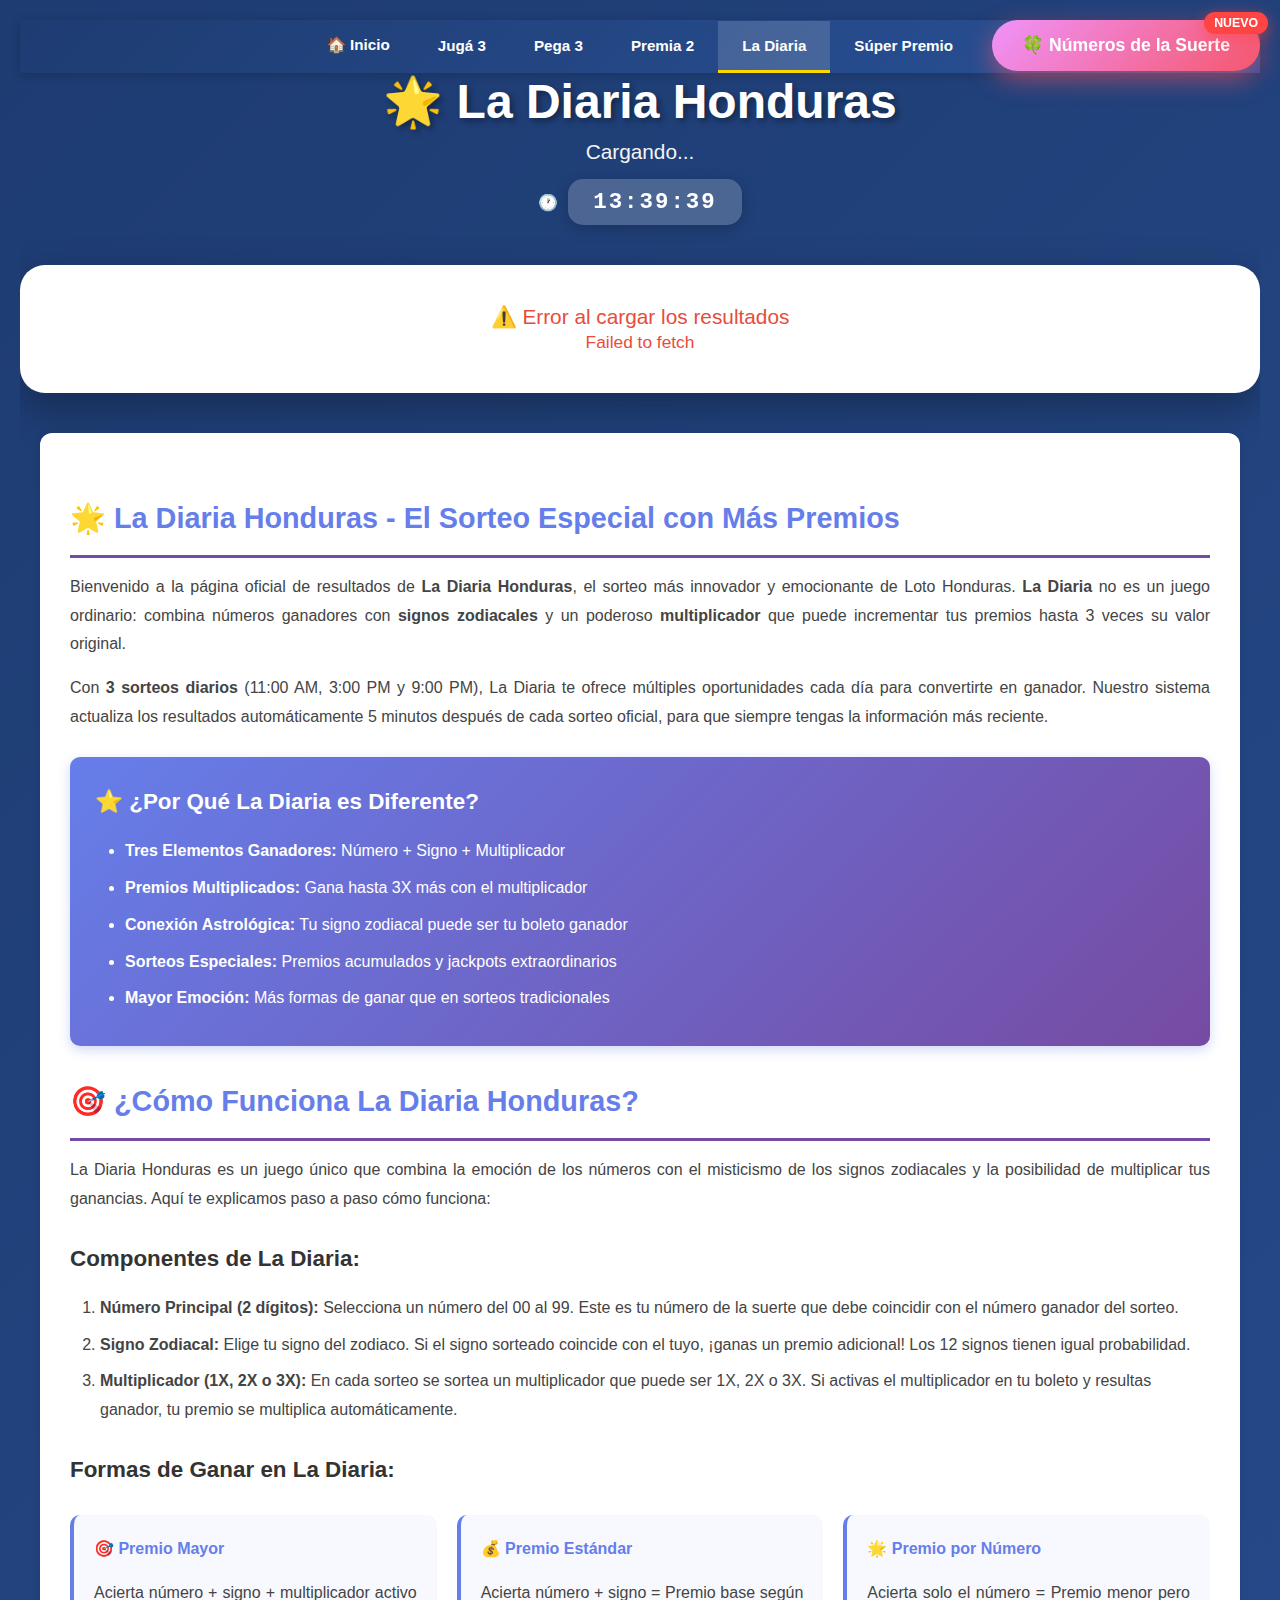
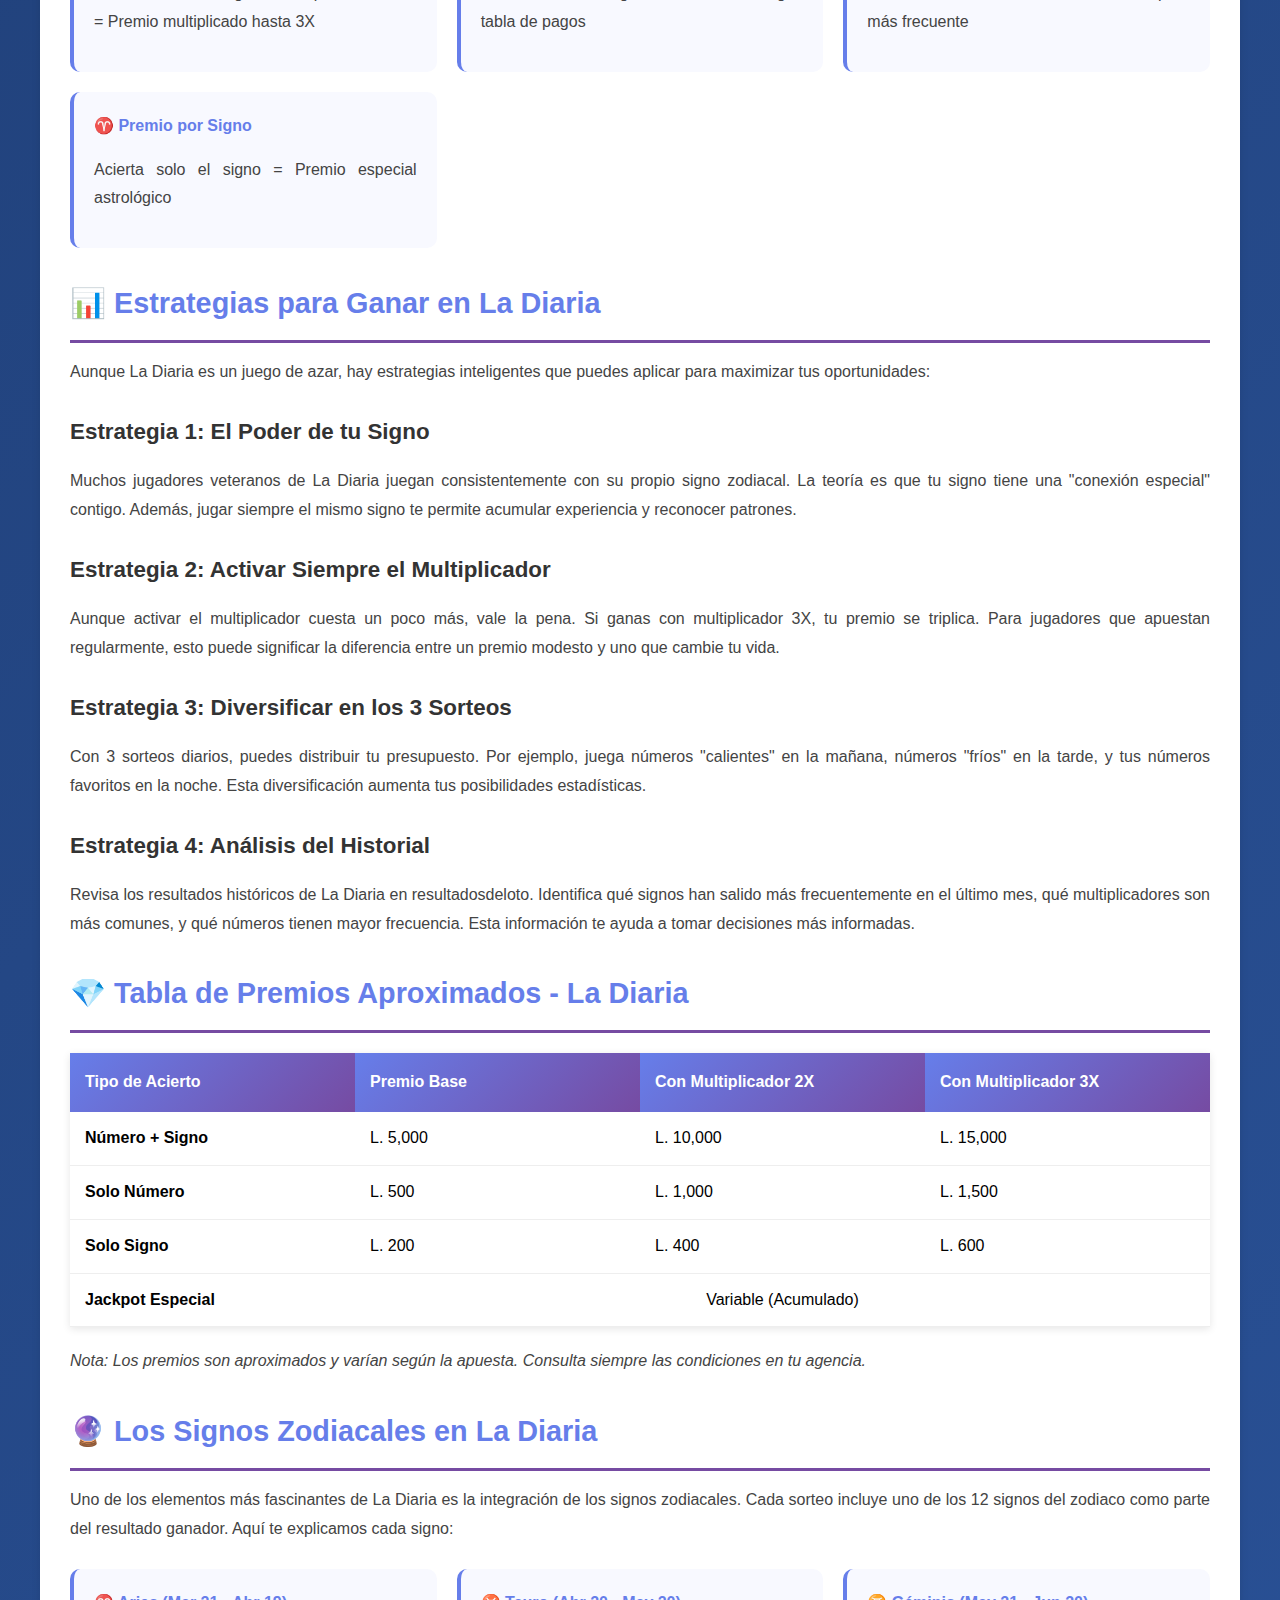
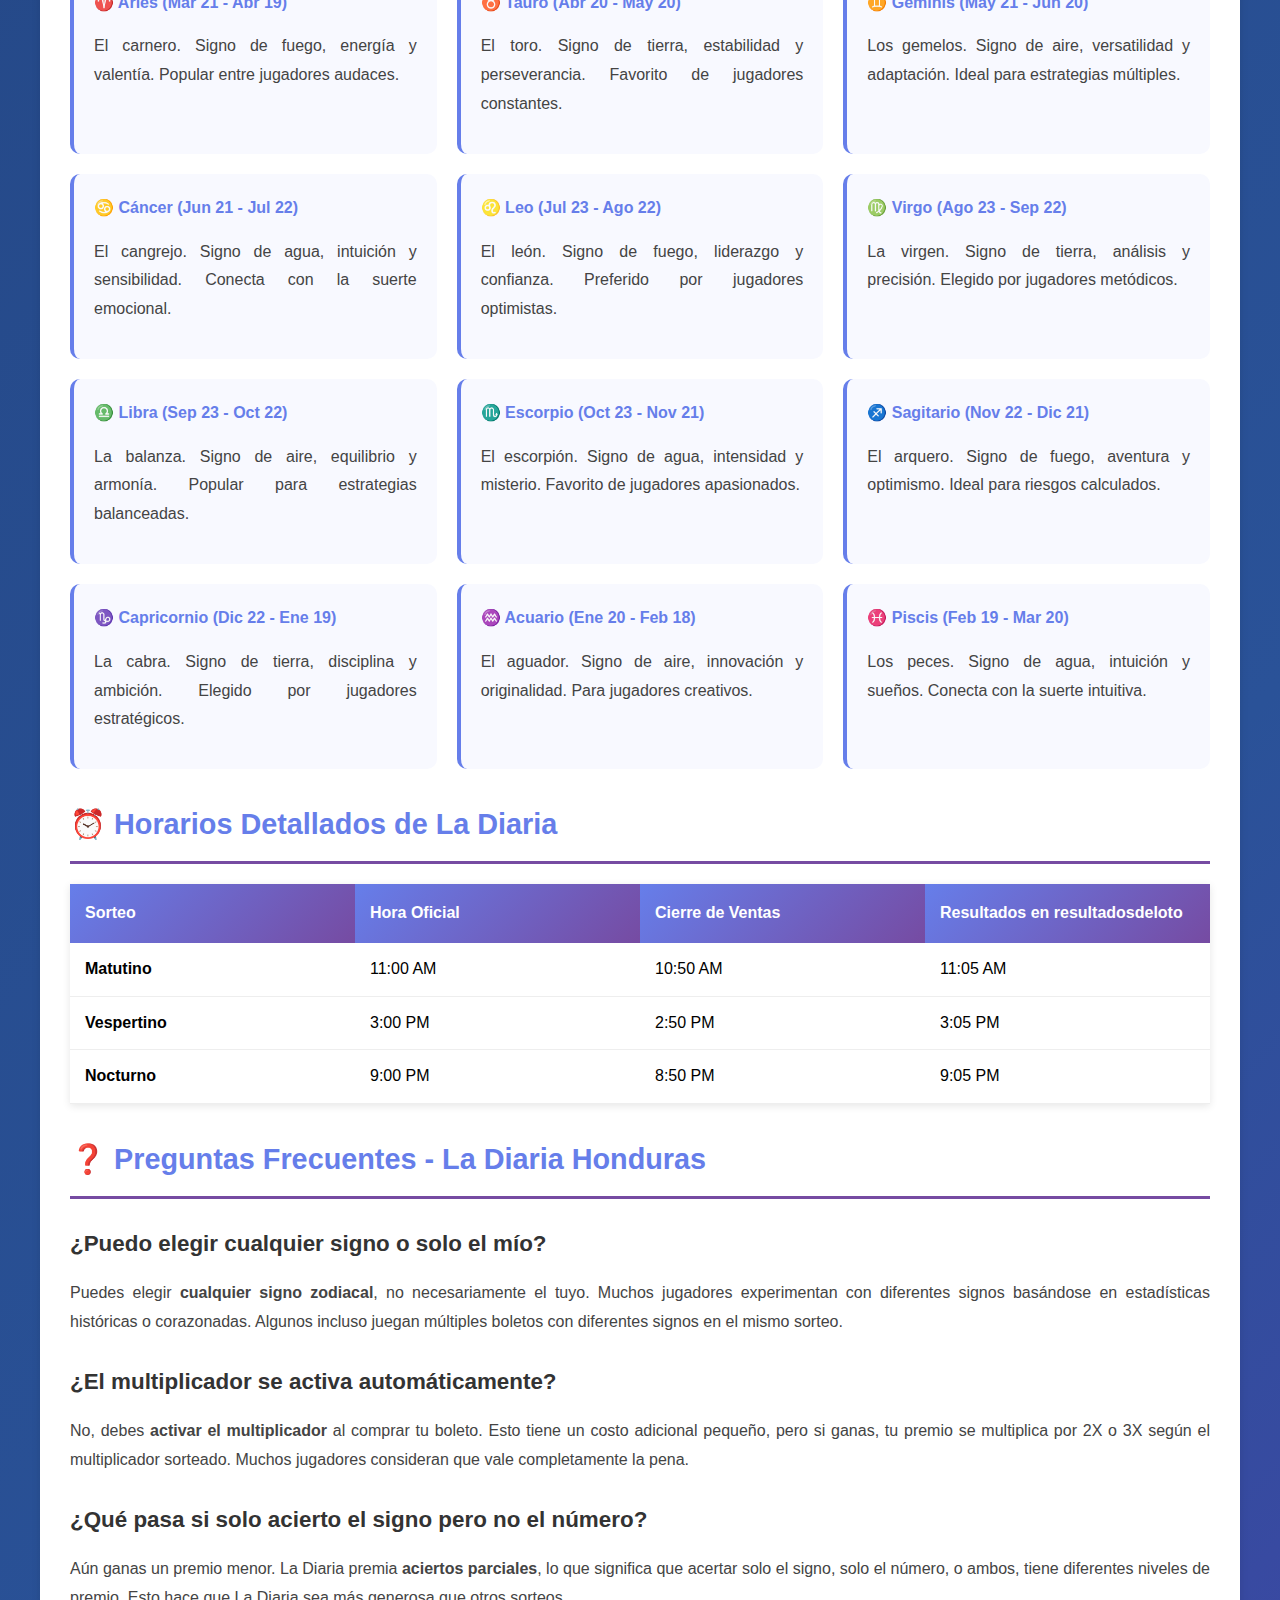
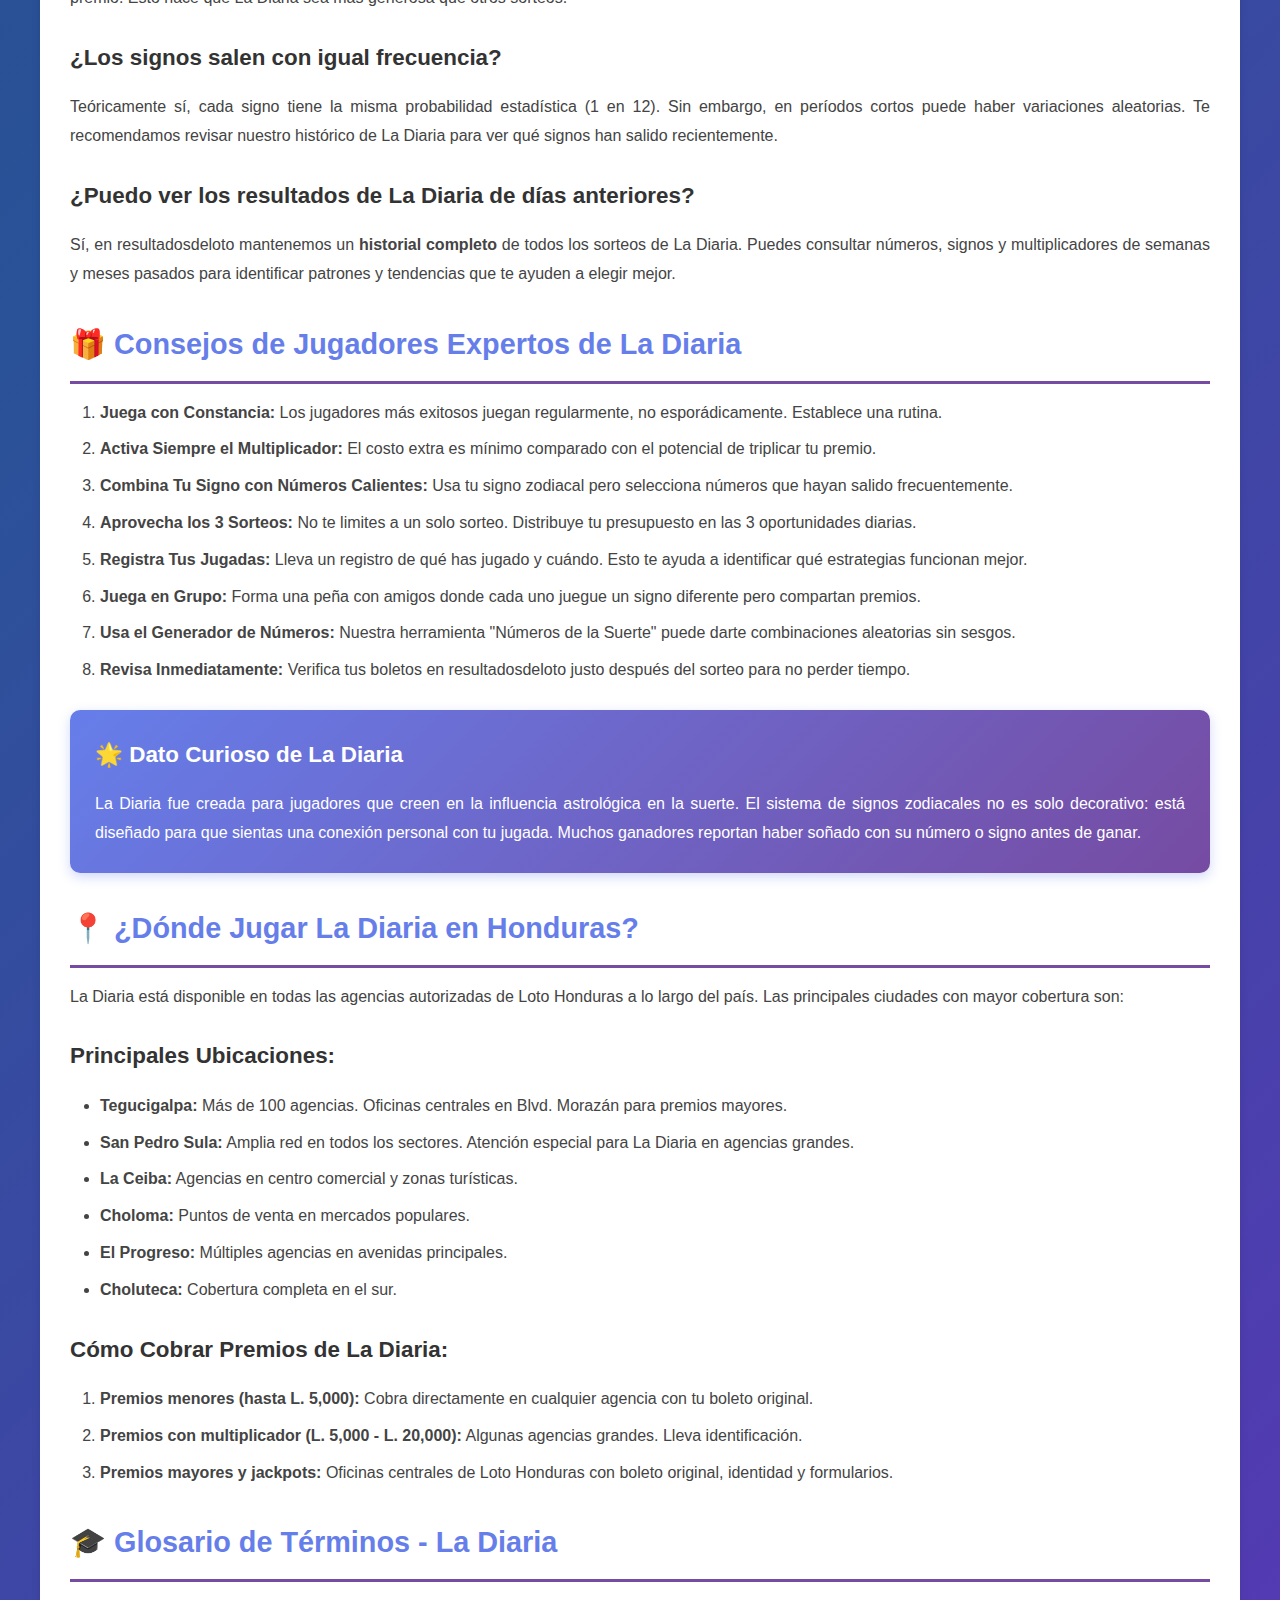
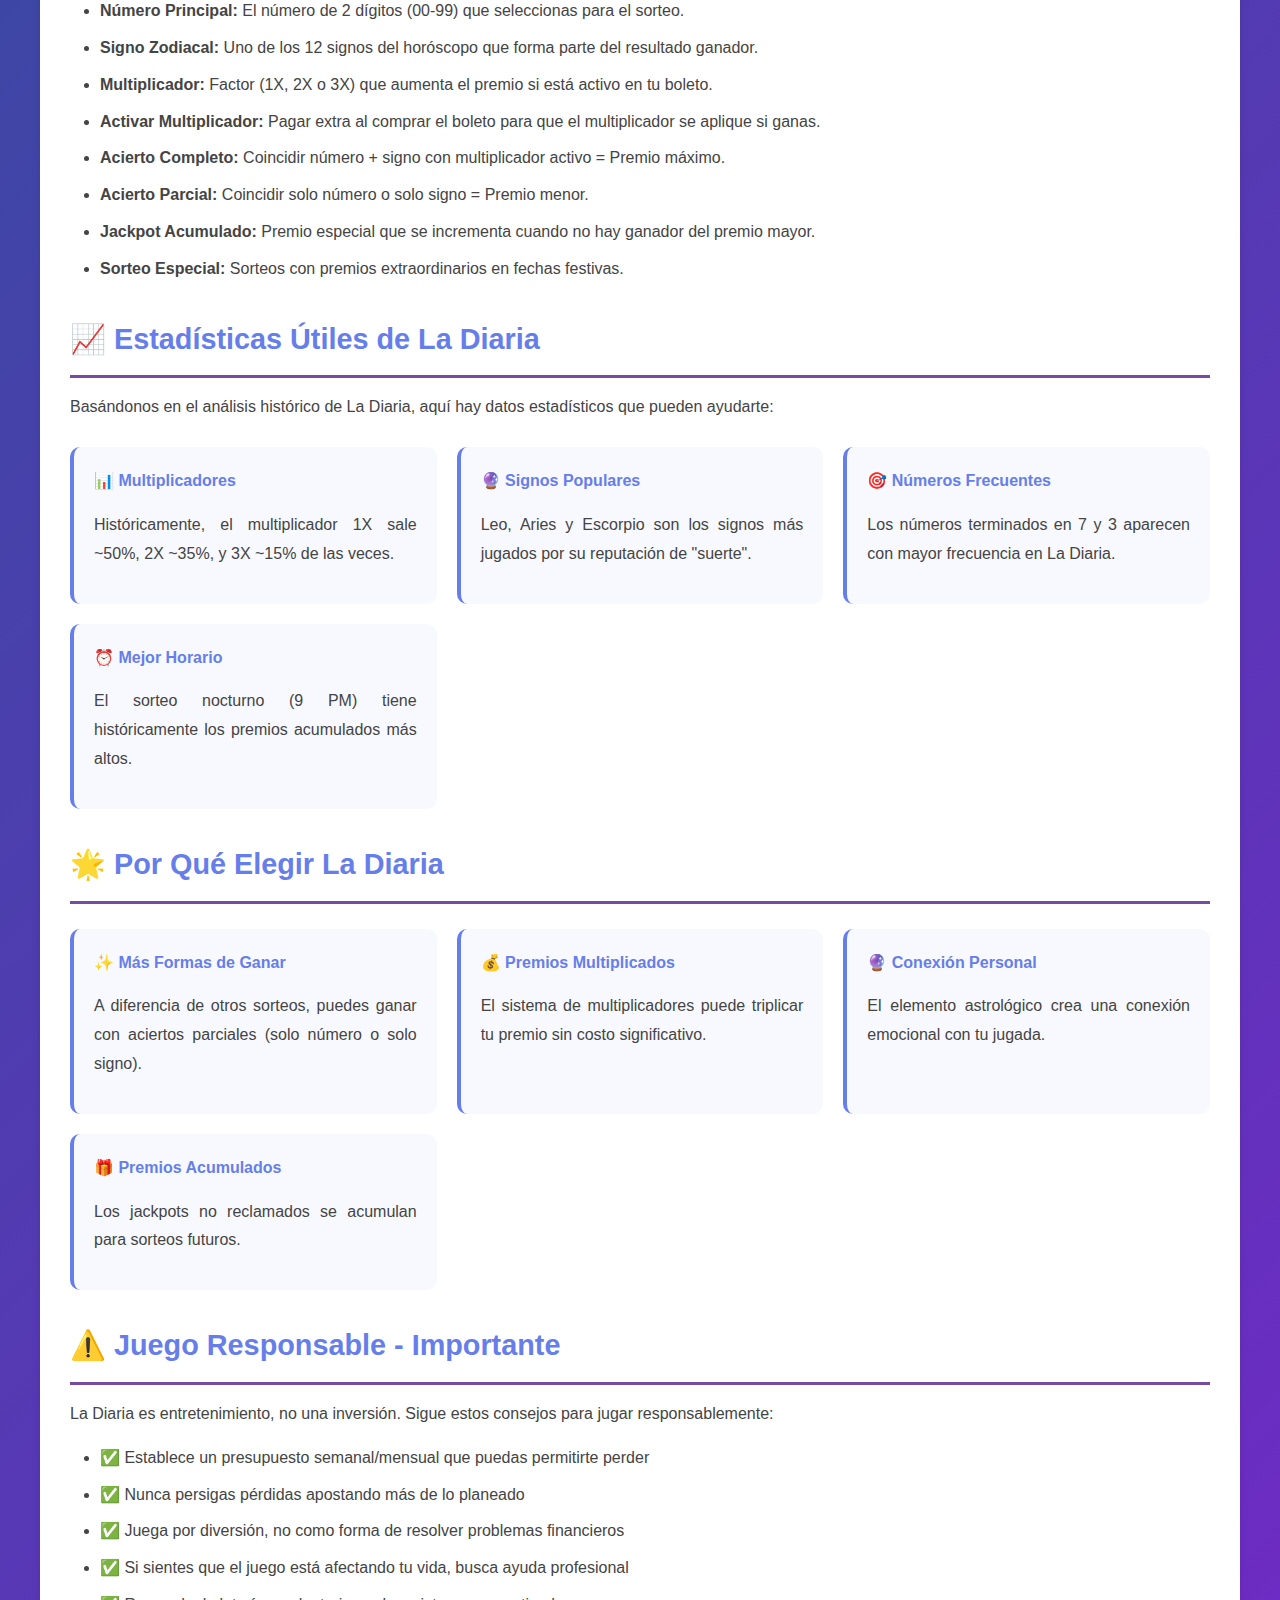
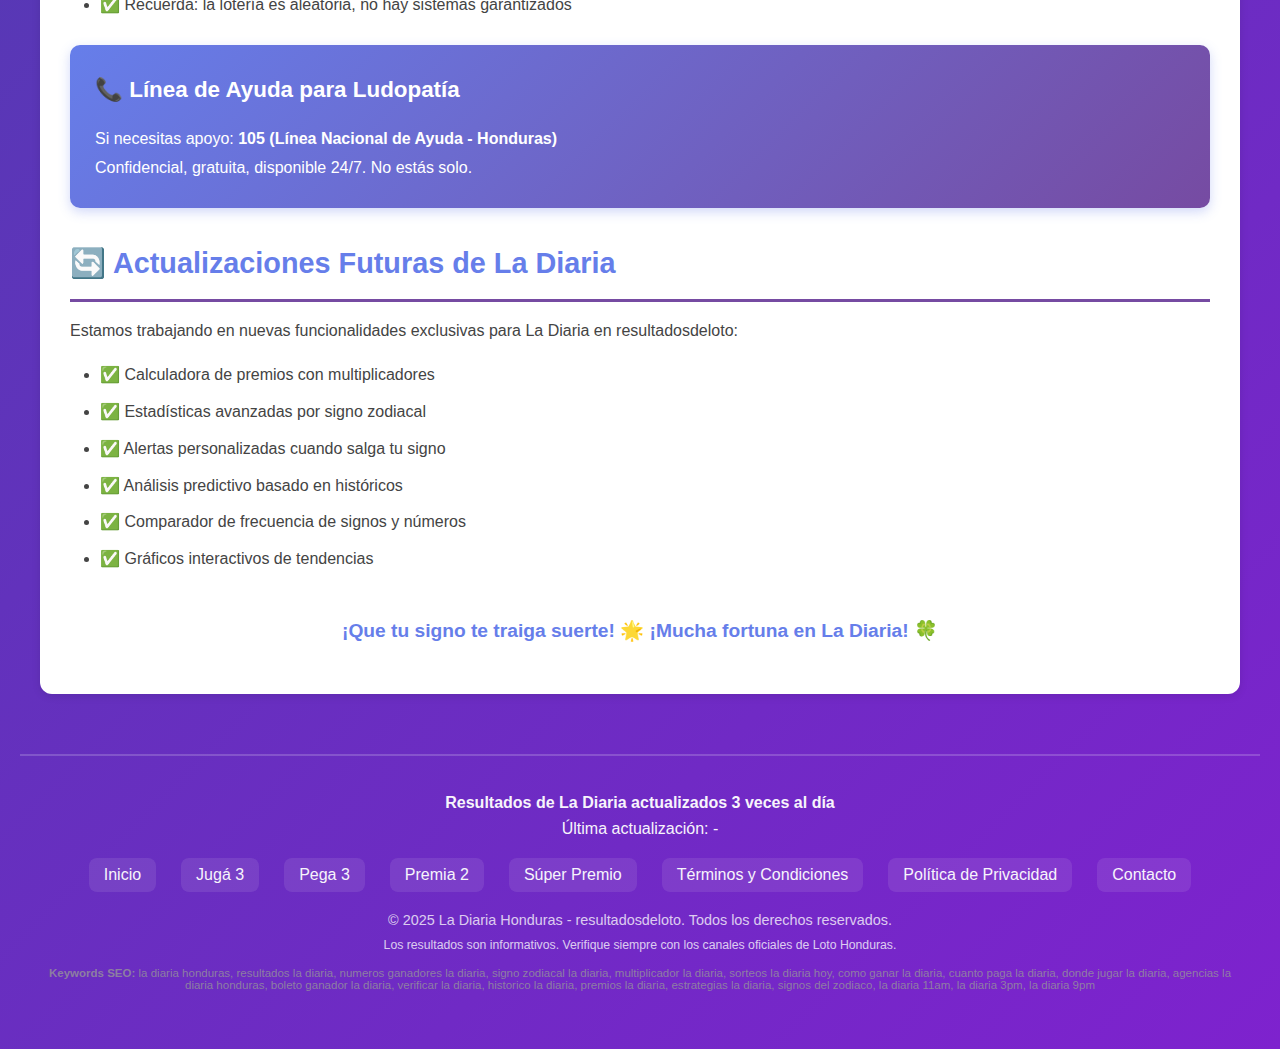
<file: la-diaria.html>
<!DOCTYPE html>
<html lang="es-HN">
<head>
    <meta charset="UTF-8">
    <meta name="viewport" content="width=device-width, initial-scale=1.0">
    
    <!-- ============== SEO ULTRA AGRESIVO - LA DIARIA ============== -->
    <title>🏆 LA DIARIA Honduras HOY en VIVO | Resultados Actualizados 11AM 3PM 9PM | Números Ganadores Signo Multiplicador | resultadosdeloto Oficial 2025</title>
    <meta name="description" content="⭐ RESULTADOS OFICIALES La Diaria Honduras HOY ACTUALIZADOS ✅ Números ganadores, signo zodiacal y multiplicador ⏰ Sorteos 11AM, 3PM, 9PM | Consulta GRATIS | Histórico completo | Estadísticas | Tips para ganar La Diaria | resultadosdeloto #1">
    <meta name="keywords" content="la diaria honduras, resultados la diaria hoy, la diaria honduras en vivo, numeros ganadores la diaria, signo la diaria, multiplicador la diaria, sorteos la diaria honduras, loteria la diaria, resultados loteria la diaria, la diaria hn, la diaria honduras 11am, la diaria honduras 3pm, la diaria honduras 9pm, como ganar la diaria, cuanto paga la diaria, donde jugar la diaria, estrategias la diaria, probabilidades la diaria, historico la diaria, premios la diaria, signos zodiacales la diaria, numeros de la suerte la diaria, la diaria resultados ayer, la diaria resultados semana, consultar la diaria, verificar boleto la diaria">
    
    <!-- ============== SEO TÉCNICO AVANZADO ============== -->
    <link rel="canonical" href="https://resultadosdeloto.com/la-diaria.html">
    <meta name="author" content="resultadosdeloto - Portal Oficial de Resultados">
    <meta name="robots" content="index, follow, max-image-preview:large, max-snippet:-1, max-video-preview:-1">
    <meta name="googlebot" content="index, follow, max-snippet:-1, max-image-preview:large, max-video-preview:-1">
    <meta name="bingbot" content="index, follow">
    <meta http-equiv="content-language" content="es-HN">
    <meta name="revisit-after" content="1 hour">
    <meta name="rating" content="general">
    <meta name="distribution" content="global">
    <meta name="language" content="Spanish">
    <meta name="coverage" content="Worldwide">
    <meta name="target" content="all">
    <meta name="HandheldFriendly" content="True">
    <meta name="MobileOptimized" content="320">
    
    <!-- ============== GEOLOCALIZACIÓN ============== -->
    <meta name="geo.region" content="HN">
    <meta name="geo.placename" content="Honduras, Tegucigalpa, San Pedro Sula, La Ceiba">
    <meta name="geo.position" content="14.0650;-87.2172">
    <meta name="ICBM" content="14.0650, -87.2172">
    
    <!-- ============== OPEN GRAPH ============== -->
    <meta property="og:type" content="website">
    <meta property="og:site_name" content="resultadosdeloto - La Diaria Honduras">
    <meta property="og:title" content="🎲 La Diaria Honduras HOY - Números Ganadores en VIVO">
    <meta property="og:description" content="⭐ RESULTADOS ACTUALIZADOS de La Diaria Honduras. Números, signo zodiacal y multiplicador. Sorteos 11AM, 3PM y 9PM. Consulta GRATIS.">
    <meta property="og:url" content="https://resultadosdeloto.com/la-diaria.html">
    <meta property="og:image" content="https://resultadosdeloto.com/favicon.png">
    <meta property="og:locale" content="es_HN">
    
    <!-- ============== TWITTER CARD ============== -->
    <meta name="twitter:card" content="summary_large_image">
    <meta name="twitter:title" content="🎲 La Diaria Honduras HOY - Números Ganadores">
    <meta name="twitter:description" content="Consulta los números ganadores, signo y multiplicador de La Diaria. Actualización en tiempo real 3 veces al día.">
    <meta name="twitter:image" content="https://resultadosdeloto.com/favicon.png">
    
    <!-- ============== TEMA ============== -->
    <meta name="theme-color" content="#667eea">
    <link rel="icon" type="image/png" href="/favicon.png">
    
    <!-- ============== SCHEMA.ORG JSON-LD ============== -->
    <script type="application/ld+json">
    {
      "@context": "https://schema.org",
      "@type": "WebSite",
      "name": "La Diaria Honduras - resultadosdeloto",
      "alternateName": ["La Diaria Honduras", "Resultados La Diaria", "La Diaria Hoy"],
      "url": "https://resultadosdeloto.com/la-diaria.html",
      "description": "Resultados oficiales de La Diaria Honduras. Números ganadores, signo zodiacal y multiplicador actualizados en tiempo real 3 veces al día.",
      "inLanguage": "es-HN"
    }
    </script>
    
    <script type="application/ld+json">
    {
      "@context": "https://schema.org",
      "@type": "FAQPage",
      "mainEntity": [
        {
          "@type": "Question",
          "name": "¿Qué es La Diaria Honduras?",
          "acceptedAnswer": {
            "@type": "Answer",
            "text": "La Diaria es un sorteo especial de Loto Honduras que combina números ganadores con signos zodiacales y un multiplicador. Se realizan 3 sorteos diarios (11 AM, 3 PM y 9 PM) con premios especiales y acumulados."
          }
        },
        {
          "@type": "Question",
          "name": "¿Cómo se juega La Diaria?",
          "acceptedAnswer": {
            "@type": "Answer",
            "text": "Para jugar La Diaria debes seleccionar un número, tu signo zodiacal y apostar. Si tu número y signo coinciden con los ganadores del sorteo, y activas el multiplicador, puedes ganar premios mayores. Los premios varían según el multiplicador sorteado."
          }
        },
        {
          "@type": "Question",
          "name": "¿A qué hora salen los resultados de La Diaria?",
          "acceptedAnswer": {
            "@type": "Answer",
            "text": "Los resultados de La Diaria se publican 3 veces al día: 11:00 AM, 3:00 PM y 9:00 PM hora de Honduras. En resultadosdeloto actualizamos automáticamente 5 minutos después de cada sorteo oficial."
          }
        },
        {
          "@type": "Question",
          "name": "¿Cuánto paga La Diaria si gano?",
          "acceptedAnswer": {
            "@type": "Answer",
            "text": "Los premios de La Diaria dependen del tipo de acierto, el monto apostado y el multiplicador. Acertar el número directo puede pagar hasta 500:1, y con multiplicador activo los premios pueden duplicarse o triplicarse."
          }
        }
      ]
    }
    </script>
    
    <!-- ============== ESTILOS ============== -->
    <link rel="stylesheet" href="styles.css">
</head>
<body>
    <!-- ============== CONTENIDO SEO OCULTO PARA CRAWLERS ============== -->
    <div style="position: absolute; left: -9999px; width: 1px; height: 1px; overflow: hidden;" aria-hidden="true">
        <h1>La Diaria Honduras - Resultados Actualizados en Tiempo Real</h1>
        <h2>Sorteos Diarios La Diaria 11AM 3PM 9PM Honduras</h2>
        <p>Consulta GRATIS los resultados oficiales de La Diaria Honduras. Números ganadores, signo zodiacal y multiplicador actualizados automáticamente después de cada sorteo. Portal #1 de Honduras para verificar tu boleto ganador de La Diaria.</p>
        
        <h3>¿Qué es La Diaria Honduras?</h3>
        <p>La Diaria es un sorteo especial de la lotería nacional de Honduras que combina elementos tradicionales con innovación. A diferencia de los juegos clásicos, La Diaria incluye tres componentes ganadores: un número principal, un signo zodiacal y un multiplicador que puede incrementar tus ganancias hasta 3 veces.</p>
        
        <h3>Horarios de Sorteos La Diaria</h3>
        <ul>
            <li>Sorteo Matutino La Diaria: 11:00 AM hora de Honduras - Primer sorteo del día</li>
            <li>Sorteo Vespertino La Diaria: 3:00 PM hora de Honduras - Sorteo de la tarde</li>
            <li>Sorteo Nocturno La Diaria: 9:00 PM hora de Honduras - Sorteo principal con premios mayores</li>
        </ul>
        
        <h3>Palabras clave La Diaria</h3>
        <p>la diaria honduras resultados, numeros ganadores la diaria, sorteos la diaria hoy, signo zodiacal la diaria, multiplicador la diaria, como ganar la diaria, cuanto paga la diaria, donde jugar la diaria honduras, agencias la diaria, boleto ganador la diaria, verificar la diaria, historico la diaria, premios la diaria, estrategias la diaria.</p>
    </div>

    <!-- Navegación -->
    <nav class="main-nav">
        <a href="index.html">🏠 Inicio</a>
        <a href="juga-3.html">Jugá 3</a>
        <a href="pega-3.html">Pega 3</a>
        <a href="premia-2.html">Premia 2</a>
        <a href="la-diaria.html" class="active">La Diaria</a>
        <a href="loto-super-premio.html">Súper Premio</a>
    </nav>

    <!-- Botón de ruleta -->
    <div class="ruleta-container">
        <button class="ruleta-button" onclick="mostrarRuleta()" aria-label="Generar números de la suerte">
            <span class="nuevo-badge">NUEVO</span>
            🍀 Números de la Suerte
        </button>
    </div>

    <!-- Overlay de la ruleta -->
    <div class="ruleta-overlay" id="ruletaOverlay" onclick="cerrarRuleta(event)">
        <div class="ruleta-content" onclick="event.stopPropagation()">
            <button class="ruleta-close" onclick="cerrarRuleta()" aria-label="Cerrar">×</button>
            <h2 class="ruleta-title">🎰 Tus Números de la Suerte</h2>
            <div id="ruletaDisplay">
                <div class="spinning-number">000</div>
                <p style="color: #999; margin-top: 20px;">Haz clic en "Girar" para descubrir tus números</p>
            </div>
            <button class="ruleta-button" onclick="girarRuleta()" style="margin-top: 30px;">🎲 Girar Ruleta</button>
        </div>
    </div>

    <div class="main-layout">
        <!-- Espacio publicitario izquierdo -->
        <aside class="ad-space" aria-label="Espacio publicitario">
            <div>Espacio<br>Publicitario<br>160x600</div>
        </aside>

        <main class="container">
            <header>
                <h1>🌟 La Diaria Honduras</h1>
                <div class="fecha-actual" id="fechaActual">Cargando...</div>
                <div class="reloj-container">
                    <span aria-hidden="true">🕐</span>
                    <time class="reloj" id="relojHonduras" datetime="">--:--:--</time>
                </div>
            </header>

            <div id="loading" class="loading" role="status" aria-live="polite">
                <div class="spinner" aria-hidden="true"></div>
                <p>Cargando resultados de La Diaria...</p>
            </div>

            <section id="contenido" aria-label="Resultados de La Diaria"></section>

            <!-- ============== CONTENIDO SEO ESPECÍFICO LA DIARIA ============== -->
            <article class="seo-content">
                <h2>🌟 La Diaria Honduras - El Sorteo Especial con Más Premios</h2>
                <p>
                    Bienvenido a la página oficial de resultados de <strong>La Diaria Honduras</strong>, el sorteo más innovador y emocionante de Loto Honduras. <strong>La Diaria</strong> no es un juego ordinario: combina números ganadores con <strong>signos zodiacales</strong> y un poderoso <strong>multiplicador</strong> que puede incrementar tus premios hasta 3 veces su valor original.
                </p>
                <p>
                    Con <strong>3 sorteos diarios</strong> (11:00 AM, 3:00 PM y 9:00 PM), La Diaria te ofrece múltiples oportunidades cada día para convertirte en ganador. Nuestro sistema actualiza los resultados automáticamente 5 minutos después de cada sorteo oficial, para que siempre tengas la información más reciente.
                </p>

                <div class="highlight-box">
                    <h3 style="margin-top:0;color:white;">⭐ ¿Por Qué La Diaria es Diferente?</h3>
                    <ul style="color:white;margin-bottom:0;">
                        <li><strong>Tres Elementos Ganadores:</strong> Número + Signo + Multiplicador</li>
                        <li><strong>Premios Multiplicados:</strong> Gana hasta 3X más con el multiplicador</li>
                        <li><strong>Conexión Astrológica:</strong> Tu signo zodiacal puede ser tu boleto ganador</li>
                        <li><strong>Sorteos Especiales:</strong> Premios acumulados y jackpots extraordinarios</li>
                        <li><strong>Mayor Emoción:</strong> Más formas de ganar que en sorteos tradicionales</li>
                    </ul>
                </div>

                <h2>🎯 ¿Cómo Funciona La Diaria Honduras?</h2>
                <p>
                    La Diaria Honduras es un juego único que combina la emoción de los números con el misticismo de los signos zodiacales y la posibilidad de multiplicar tus ganancias. Aquí te explicamos paso a paso cómo funciona:
                </p>

                <h3>Componentes de La Diaria:</h3>
                <ol>
                    <li>
                        <strong>Número Principal (2 dígitos):</strong> Selecciona un número del 00 al 99. Este es tu número de la suerte que debe coincidir con el número ganador del sorteo.
                    </li>
                    <li>
                        <strong>Signo Zodiacal:</strong> Elige tu signo del zodiaco. Si el signo sorteado coincide con el tuyo, ¡ganas un premio adicional! Los 12 signos tienen igual probabilidad.
                    </li>
                    <li>
                        <strong>Multiplicador (1X, 2X o 3X):</strong> En cada sorteo se sortea un multiplicador que puede ser 1X, 2X o 3X. Si activas el multiplicador en tu boleto y resultas ganador, tu premio se multiplica automáticamente.
                    </li>
                </ol>

                <h3>Formas de Ganar en La Diaria:</h3>
                <div class="tips-grid">
                    <div class="tip-card">
                        <h4>🎯 Premio Mayor</h4>
                        <p>Acierta número + signo + multiplicador activo = Premio multiplicado hasta 3X</p>
                    </div>
                    <div class="tip-card">
                        <h4>💰 Premio Estándar</h4>
                        <p>Acierta número + signo = Premio base según tabla de pagos</p>
                    </div>
                    <div class="tip-card">
                        <h4>🌟 Premio por Número</h4>
                        <p>Acierta solo el número = Premio menor pero más frecuente</p>
                    </div>
                    <div class="tip-card">
                        <h4>♈ Premio por Signo</h4>
                        <p>Acierta solo el signo = Premio especial astrológico</p>
                    </div>
                </div>

                <h2>📊 Estrategias para Ganar en La Diaria</h2>
                <p>
                    Aunque La Diaria es un juego de azar, hay estrategias inteligentes que puedes aplicar para maximizar tus oportunidades:
                </p>

                <h3>Estrategia 1: El Poder de tu Signo</h3>
                <p>
                    Muchos jugadores veteranos de La Diaria juegan consistentemente con su propio signo zodiacal. La teoría es que tu signo tiene una "conexión especial" contigo. Además, jugar siempre el mismo signo te permite acumular experiencia y reconocer patrones.
                </p>

                <h3>Estrategia 2: Activar Siempre el Multiplicador</h3>
                <p>
                    Aunque activar el multiplicador cuesta un poco más, vale la pena. Si ganas con multiplicador 3X, tu premio se triplica. Para jugadores que apuestan regularmente, esto puede significar la diferencia entre un premio modesto y uno que cambie tu vida.
                </p>

                <h3>Estrategia 3: Diversificar en los 3 Sorteos</h3>
                <p>
                    Con 3 sorteos diarios, puedes distribuir tu presupuesto. Por ejemplo, juega números "calientes" en la mañana, números "fríos" en la tarde, y tus números favoritos en la noche. Esta diversificación aumenta tus posibilidades estadísticas.
                </p>

                <h3>Estrategia 4: Análisis del Historial</h3>
                <p>
                    Revisa los resultados históricos de La Diaria en resultadosdeloto. Identifica qué signos han salido más frecuentemente en el último mes, qué multiplicadores son más comunes, y qué números tienen mayor frecuencia. Esta información te ayuda a tomar decisiones más informadas.
                </p>

                <h2>💎 Tabla de Premios Aproximados - La Diaria</h2>
                <table class="stats-table">
                    <thead>
                        <tr>
                            <th>Tipo de Acierto</th>
                            <th>Premio Base</th>
                            <th>Con Multiplicador 2X</th>
                            <th>Con Multiplicador 3X</th>
                        </tr>
                    </thead>
                    <tbody>
                        <tr>
                            <td><strong>Número + Signo</strong></td>
                            <td>L. 5,000</td>
                            <td>L. 10,000</td>
                            <td>L. 15,000</td>
                        </tr>
                        <tr>
                            <td><strong>Solo Número</strong></td>
                            <td>L. 500</td>
                            <td>L. 1,000</td>
                            <td>L. 1,500</td>
                        </tr>
                        <tr>
                            <td><strong>Solo Signo</strong></td>
                            <td>L. 200</td>
                            <td>L. 400</td>
                            <td>L. 600</td>
                        </tr>
                        <tr>
                            <td><strong>Jackpot Especial</strong></td>
                            <td colspan="3" style="text-align:center;">Variable (Acumulado)</td>
                        </tr>
                    </tbody>
                </table>
                <p><em>Nota: Los premios son aproximados y varían según la apuesta. Consulta siempre las condiciones en tu agencia.</em></p>

                <h2>🔮 Los Signos Zodiacales en La Diaria</h2>
                <p>
                    Uno de los elementos más fascinantes de La Diaria es la integración de los signos zodiacales. Cada sorteo incluye uno de los 12 signos del zodiaco como parte del resultado ganador. Aquí te explicamos cada signo:
                </p>

                <div class="tips-grid">
                    <div class="tip-card">
                        <h4>♈ Aries (Mar 21 - Abr 19)</h4>
                        <p>El carnero. Signo de fuego, energía y valentía. Popular entre jugadores audaces.</p>
                    </div>
                    <div class="tip-card">
                        <h4>♉ Tauro (Abr 20 - May 20)</h4>
                        <p>El toro. Signo de tierra, estabilidad y perseverancia. Favorito de jugadores constantes.</p>
                    </div>
                    <div class="tip-card">
                        <h4>♊ Géminis (May 21 - Jun 20)</h4>
                        <p>Los gemelos. Signo de aire, versatilidad y adaptación. Ideal para estrategias múltiples.</p>
                    </div>
                    <div class="tip-card">
                        <h4>♋ Cáncer (Jun 21 - Jul 22)</h4>
                        <p>El cangrejo. Signo de agua, intuición y sensibilidad. Conecta con la suerte emocional.</p>
                    </div>
                    <div class="tip-card">
                        <h4>♌ Leo (Jul 23 - Ago 22)</h4>
                        <p>El león. Signo de fuego, liderazgo y confianza. Preferido por jugadores optimistas.</p>
                    </div>
                    <div class="tip-card">
                        <h4>♍ Virgo (Ago 23 - Sep 22)</h4>
                        <p>La virgen. Signo de tierra, análisis y precisión. Elegido por jugadores metódicos.</p>
                    </div>
                    <div class="tip-card">
                        <h4>♎ Libra (Sep 23 - Oct 22)</h4>
                        <p>La balanza. Signo de aire, equilibrio y armonía. Popular para estrategias balanceadas.</p>
                    </div>
                    <div class="tip-card">
                        <h4>♏ Escorpio (Oct 23 - Nov 21)</h4>
                        <p>El escorpión. Signo de agua, intensidad y misterio. Favorito de jugadores apasionados.</p>
                    </div>
                    <div class="tip-card">
                        <h4>♐ Sagitario (Nov 22 - Dic 21)</h4>
                        <p>El arquero. Signo de fuego, aventura y optimismo. Ideal para riesgos calculados.</p>
                    </div>
                    <div class="tip-card">
                        <h4>♑ Capricornio (Dic 22 - Ene 19)</h4>
                        <p>La cabra. Signo de tierra, disciplina y ambición. Elegido por jugadores estratégicos.</p>
                    </div>
                    <div class="tip-card">
                        <h4>♒ Acuario (Ene 20 - Feb 18)</h4>
                        <p>El aguador. Signo de aire, innovación y originalidad. Para jugadores creativos.</p>
                    </div>
                    <div class="tip-card">
                        <h4>♓ Piscis (Feb 19 - Mar 20)</h4>
                        <p>Los peces. Signo de agua, intuición y sueños. Conecta con la suerte intuitiva.</p>
                    </div>
                </div>

                <h2>⏰ Horarios Detallados de La Diaria</h2>
                <table class="stats-table">
                    <thead>
                        <tr>
                            <th>Sorteo</th>
                            <th>Hora Oficial</th>
                            <th>Cierre de Ventas</th>
                            <th>Resultados en resultadosdeloto</th>
                        </tr>
                    </thead>
                    <tbody>
                        <tr>
                            <td><strong>Matutino</strong></td>
                            <td>11:00 AM</td>
                            <td>10:50 AM</td>
                            <td>11:05 AM</td>
                        </tr>
                        <tr>
                            <td><strong>Vespertino</strong></td>
                            <td>3:00 PM</td>
                            <td>2:50 PM</td>
                            <td>3:05 PM</td>
                        </tr>
                        <tr>
                            <td><strong>Nocturno</strong></td>
                            <td>9:00 PM</td>
                            <td>8:50 PM</td>
                            <td>9:05 PM</td>
                        </tr>
                    </tbody>
                </table>

                <h2>❓ Preguntas Frecuentes - La Diaria Honduras</h2>
                
                <h3>¿Puedo elegir cualquier signo o solo el mío?</h3>
                <p>
                    Puedes elegir <strong>cualquier signo zodiacal</strong>, no necesariamente el tuyo. Muchos jugadores experimentan con diferentes signos basándose en estadísticas históricas o corazonadas. Algunos incluso juegan múltiples boletos con diferentes signos en el mismo sorteo.
                </p>

                <h3>¿El multiplicador se activa automáticamente?</h3>
                <p>
                    No, debes <strong>activar el multiplicador</strong> al comprar tu boleto. Esto tiene un costo adicional pequeño, pero si ganas, tu premio se multiplica por 2X o 3X según el multiplicador sorteado. Muchos jugadores consideran que vale completamente la pena.
                </p>

                <h3>¿Qué pasa si solo acierto el signo pero no el número?</h3>
                <p>
                    Aún ganas un premio menor. La Diaria premia <strong>aciertos parciales</strong>, lo que significa que acertar solo el signo, solo el número, o ambos, tiene diferentes niveles de premio. Esto hace que La Diaria sea más generosa que otros sorteos.
                </p>

                <h3>¿Los signos salen con igual frecuencia?</h3>
                <p>
                    Teóricamente sí, cada signo tiene la misma probabilidad estadística (1 en 12). Sin embargo, en períodos cortos puede haber variaciones aleatorias. Te recomendamos revisar nuestro histórico de La Diaria para ver qué signos han salido recientemente.
                </p>

                <h3>¿Puedo ver los resultados de La Diaria de días anteriores?</h3>
                <p>
                    Sí, en resultadosdeloto mantenemos un <strong>historial completo</strong> de todos los sorteos de La Diaria. Puedes consultar números, signos y multiplicadores de semanas y meses pasados para identificar patrones y tendencias que te ayuden a elegir mejor.
                </p>

                <h2>🎁 Consejos de Jugadores Expertos de La Diaria</h2>
                <ol>
                    <li><strong>Juega con Constancia:</strong> Los jugadores más exitosos juegan regularmente, no esporádicamente. Establece una rutina.</li>
                    <li><strong>Activa Siempre el Multiplicador:</strong> El costo extra es mínimo comparado con el potencial de triplicar tu premio.</li>
                    <li><strong>Combina Tu Signo con Números Calientes:</strong> Usa tu signo zodiacal pero selecciona números que hayan salido frecuentemente.</li>
                    <li><strong>Aprovecha los 3 Sorteos:</strong> No te limites a un solo sorteo. Distribuye tu presupuesto en las 3 oportunidades diarias.</li>
                    <li><strong>Registra Tus Jugadas:</strong> Lleva un registro de qué has jugado y cuándo. Esto te ayuda a identificar qué estrategias funcionan mejor.</li>
                    <li><strong>Juega en Grupo:</strong> Forma una peña con amigos donde cada uno juegue un signo diferente pero compartan premios.</li>
                    <li><strong>Usa el Generador de Números:</strong> Nuestra herramienta "Números de la Suerte" puede darte combinaciones aleatorias sin sesgos.</li>
                    <li><strong>Revisa Inmediatamente:</strong> Verifica tus boletos en resultadosdeloto justo después del sorteo para no perder tiempo.</li>
                </ol>

                <div class="highlight-box">
                    <h3 style="margin-top:0;color:white;">🌟 Dato Curioso de La Diaria</h3>
                    <p style="color:white;margin-bottom:0;">
                        La Diaria fue creada para jugadores que creen en la influencia astrológica en la suerte. El sistema de signos zodiacales no es solo decorativo: está diseñado para que sientas una conexión personal con tu jugada. Muchos ganadores reportan haber soñado con su número o signo antes de ganar.
                    </p>
                </div>

                <h2>📍 ¿Dónde Jugar La Diaria en Honduras?</h2>
                <p>
                    La Diaria está disponible en todas las agencias autorizadas de Loto Honduras a lo largo del país. Las principales ciudades con mayor cobertura son:
                </p>

                <h3>Principales Ubicaciones:</h3>
                <ul>
                    <li><strong>Tegucigalpa:</strong> Más de 100 agencias. Oficinas centrales en Blvd. Morazán para premios mayores.</li>
                    <li><strong>San Pedro Sula:</strong> Amplia red en todos los sectores. Atención especial para La Diaria en agencias grandes.</li>
                    <li><strong>La Ceiba:</strong> Agencias en centro comercial y zonas turísticas.</li>
                    <li><strong>Choloma:</strong> Puntos de venta en mercados populares.</li>
                    <li><strong>El Progreso:</strong> Múltiples agencias en avenidas principales.</li>
                    <li><strong>Choluteca:</strong> Cobertura completa en el sur.</li>
                </ul>

                <h3>Cómo Cobrar Premios de La Diaria:</h3>
                <ol>
                    <li><strong>Premios menores (hasta L. 5,000):</strong> Cobra directamente en cualquier agencia con tu boleto original.</li>
                    <li><strong>Premios con multiplicador (L. 5,000 - L. 20,000):</strong> Algunas agencias grandes. Lleva identificación.</li>
                    <li><strong>Premios mayores y jackpots:</strong> Oficinas centrales de Loto Honduras con boleto original, identidad y formularios.</li>
                </ol>

                <h2>🎓 Glosario de Términos - La Diaria</h2>
                <ul>
                    <li><strong>Número Principal:</strong> El número de 2 dígitos (00-99) que seleccionas para el sorteo.</li>
                    <li><strong>Signo Zodiacal:</strong> Uno de los 12 signos del horóscopo que forma parte del resultado ganador.</li>
                    <li><strong>Multiplicador:</strong> Factor (1X, 2X o 3X) que aumenta el premio si está activo en tu boleto.</li>
                    <li><strong>Activar Multiplicador:</strong> Pagar extra al comprar el boleto para que el multiplicador se aplique si ganas.</li>
                    <li><strong>Acierto Completo:</strong> Coincidir número + signo con multiplicador activo = Premio máximo.</li>
                    <li><strong>Acierto Parcial:</strong> Coincidir solo número o solo signo = Premio menor.</li>
                    <li><strong>Jackpot Acumulado:</strong> Premio especial que se incrementa cuando no hay ganador del premio mayor.</li>
                    <li><strong>Sorteo Especial:</strong> Sorteos con premios extraordinarios en fechas festivas.</li>
                </ul>

                <h2>📈 Estadísticas Útiles de La Diaria</h2>
                <p>
                    Basándonos en el análisis histórico de La Diaria, aquí hay datos estadísticos que pueden ayudarte:
                </p>

                <div class="tips-grid">
                    <div class="tip-card">
                        <h4>📊 Multiplicadores</h4>
                        <p>Históricamente, el multiplicador 1X sale ~50%, 2X ~35%, y 3X ~15% de las veces.</p>
                    </div>
                    <div class="tip-card">
                        <h4>🔮 Signos Populares</h4>
                        <p>Leo, Aries y Escorpio son los signos más jugados por su reputación de "suerte".</p>
                    </div>
                    <div class="tip-card">
                        <h4>🎯 Números Frecuentes</h4>
                        <p>Los números terminados en 7 y 3 aparecen con mayor frecuencia en La Diaria.</p>
                    </div>
                    <div class="tip-card">
                        <h4>⏰ Mejor Horario</h4>
                        <p>El sorteo nocturno (9 PM) tiene históricamente los premios acumulados más altos.</p>
                    </div>
                </div>

                <h2>🌟 Por Qué Elegir La Diaria</h2>
                <div class="tips-grid">
                    <div class="tip-card">
                        <h4>✨ Más Formas de Ganar</h4>
                        <p>A diferencia de otros sorteos, puedes ganar con aciertos parciales (solo número o solo signo).</p>
                    </div>
                    <div class="tip-card">
                        <h4>💰 Premios Multiplicados</h4>
                        <p>El sistema de multiplicadores puede triplicar tu premio sin costo significativo.</p>
                    </div>
                    <div class="tip-card">
                        <h4>🔮 Conexión Personal</h4>
                        <p>El elemento astrológico crea una conexión emocional con tu jugada.</p>
                    </div>
                    <div class="tip-card">
                        <h4>🎁 Premios Acumulados</h4>
                        <p>Los jackpots no reclamados se acumulan para sorteos futuros.</p>
                    </div>
                </div>

                <h2>⚠️ Juego Responsable - Importante</h2>
                <p>
                    La Diaria es entretenimiento, no una inversión. Sigue estos consejos para jugar responsablemente:
                </p>
                <ul>
                    <li>✅ Establece un presupuesto semanal/mensual que puedas permitirte perder</li>
                    <li>✅ Nunca persigas pérdidas apostando más de lo planeado</li>
                    <li>✅ Juega por diversión, no como forma de resolver problemas financieros</li>
                    <li>✅ Si sientes que el juego está afectando tu vida, busca ayuda profesional</li>
                    <li>✅ Recuerda: la lotería es aleatoria, no hay sistemas garantizados</li>
                </ul>

                <div class="highlight-box">
                    <h3 style="margin-top:0;color:white;">📞 Línea de Ayuda para Ludopatía</h3>
                    <p style="color:white;margin-bottom:0;">
                        Si necesitas apoyo: <strong>105 (Línea Nacional de Ayuda - Honduras)</strong><br>
                        Confidencial, gratuita, disponible 24/7. No estás solo.
                    </p>
                </div>

                <h2>🔄 Actualizaciones Futuras de La Diaria</h2>
                <p>
                    Estamos trabajando en nuevas funcionalidades exclusivas para La Diaria en resultadosdeloto:
                </p>
                <ul>
                    <li>✅ Calculadora de premios con multiplicadores</li>
                    <li>✅ Estadísticas avanzadas por signo zodiacal</li>
                    <li>✅ Alertas personalizadas cuando salga tu signo</li>
                    <li>✅ Análisis predictivo basado en históricos</li>
                    <li>✅ Comparador de frecuencia de signos y números</li>
                    <li>✅ Gráficos interactivos de tendencias</li>
                </ul>

                <p style="text-align: center; margin-top: 40px; font-size: 1.2em; color: #667eea;">
                    <strong>¡Que tu signo te traiga suerte! 🌟 ¡Mucha fortuna en La Diaria! 🍀</strong>
                </p>
            </article>

            <footer>
                <p><strong>Resultados de La Diaria actualizados 3 veces al día</strong></p>
                <p>Última actualización: <time id="ultimaActualizacion">-</time></p>
                
                <nav class="footer-links" aria-label="Enlaces del sitio">
                    <a href="index.html">Inicio</a>
                    <a href="juga-3.html">Jugá 3</a>
                    <a href="pega-3.html">Pega 3</a>
                    <a href="premia-2.html">Premia 2</a>
                    <a href="loto-super-premio.html">Súper Premio</a>
                    <a href="terminos.html">Términos y Condiciones</a>
                    <a href="privacidad.html">Política de Privacidad</a>
                    <a href="contacto.html">Contacto</a>
                </nav>
                
                <div class="footer-copyright">
                    <p>&copy; 2025 La Diaria Honduras - resultadosdeloto. Todos los derechos reservados.</p>
                    <p style="font-size: 0.85em; margin-top: 10px;">
                        Los resultados son informativos. Verifique siempre con los canales oficiales de Loto Honduras.
                    </p>
                    <p style="font-size: 0.8em; margin-top: 15px; color: #999;">
                        <strong>Keywords SEO:</strong> la diaria honduras, resultados la diaria, numeros ganadores la diaria, signo zodiacal la diaria, multiplicador la diaria, sorteos la diaria hoy, como ganar la diaria, cuanto paga la diaria, donde jugar la diaria, agencias la diaria honduras, boleto ganador la diaria, verificar la diaria, historico la diaria, premios la diaria, estrategias la diaria, signos del zodiaco, la diaria 11am, la diaria 3pm, la diaria 9pm
                    </p>
                </div>
            </footer>
        </main>

        <!-- Espacio publicitario derecho -->
        <aside class="ad-space" aria-label="Espacio publicitario">
            <div>Espacio<br>Publicitario<br>160x600</div>
        </aside>
    </div>

    <!-- ============== JAVASCRIPT ============== -->
    <script src="main.js"></script>
</body>
</html>
</file>
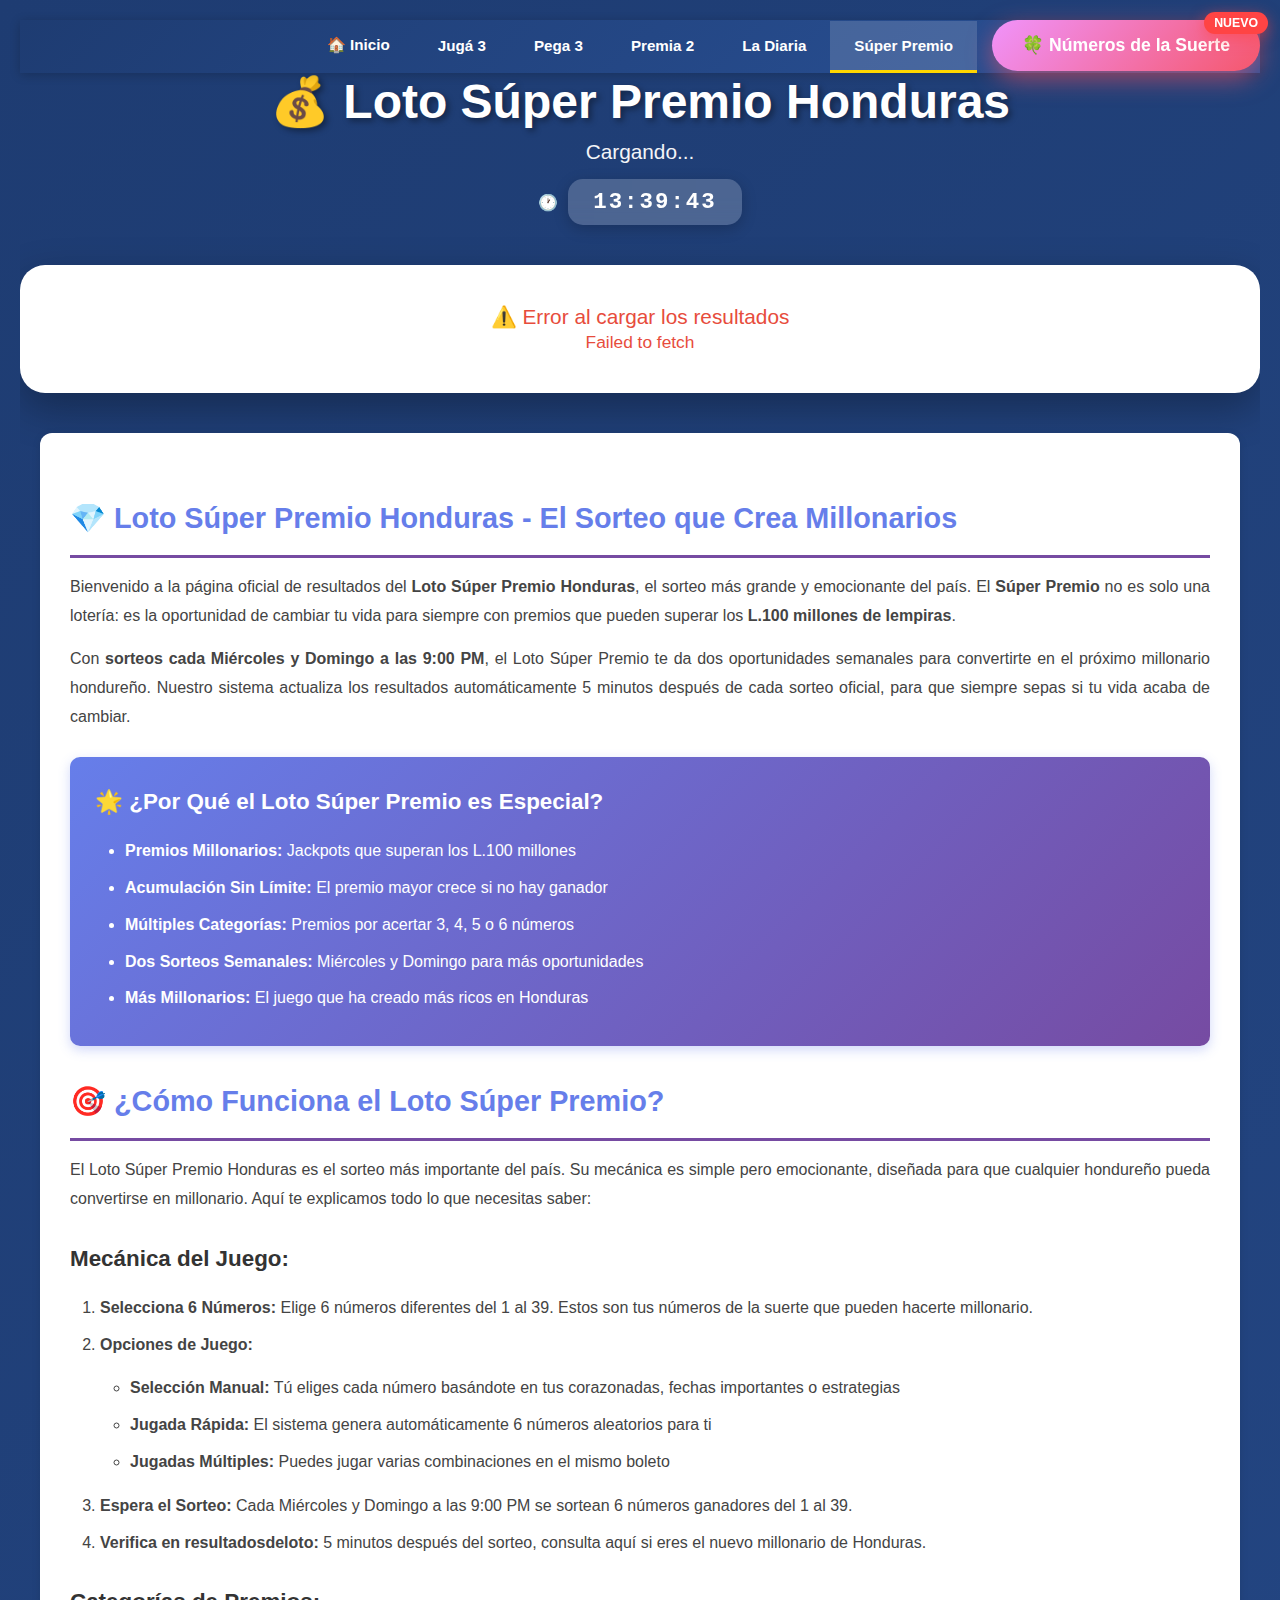
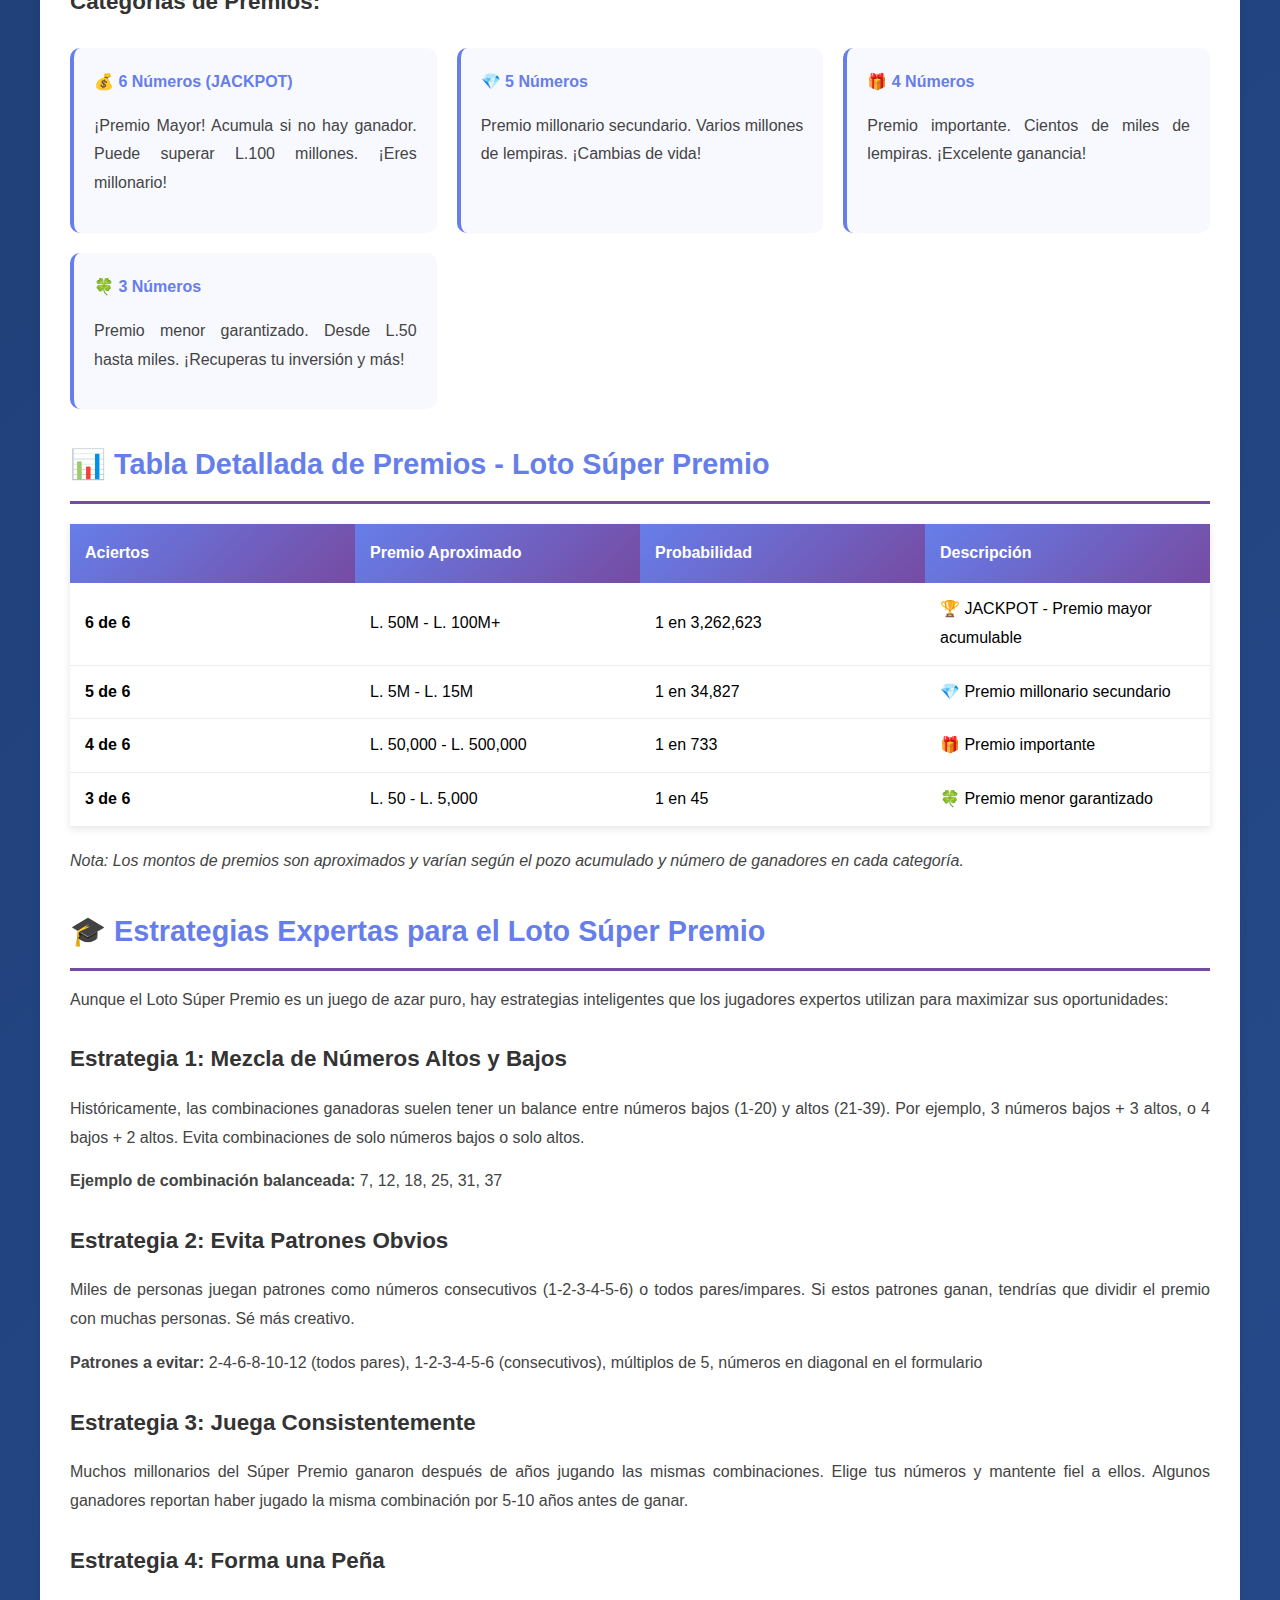
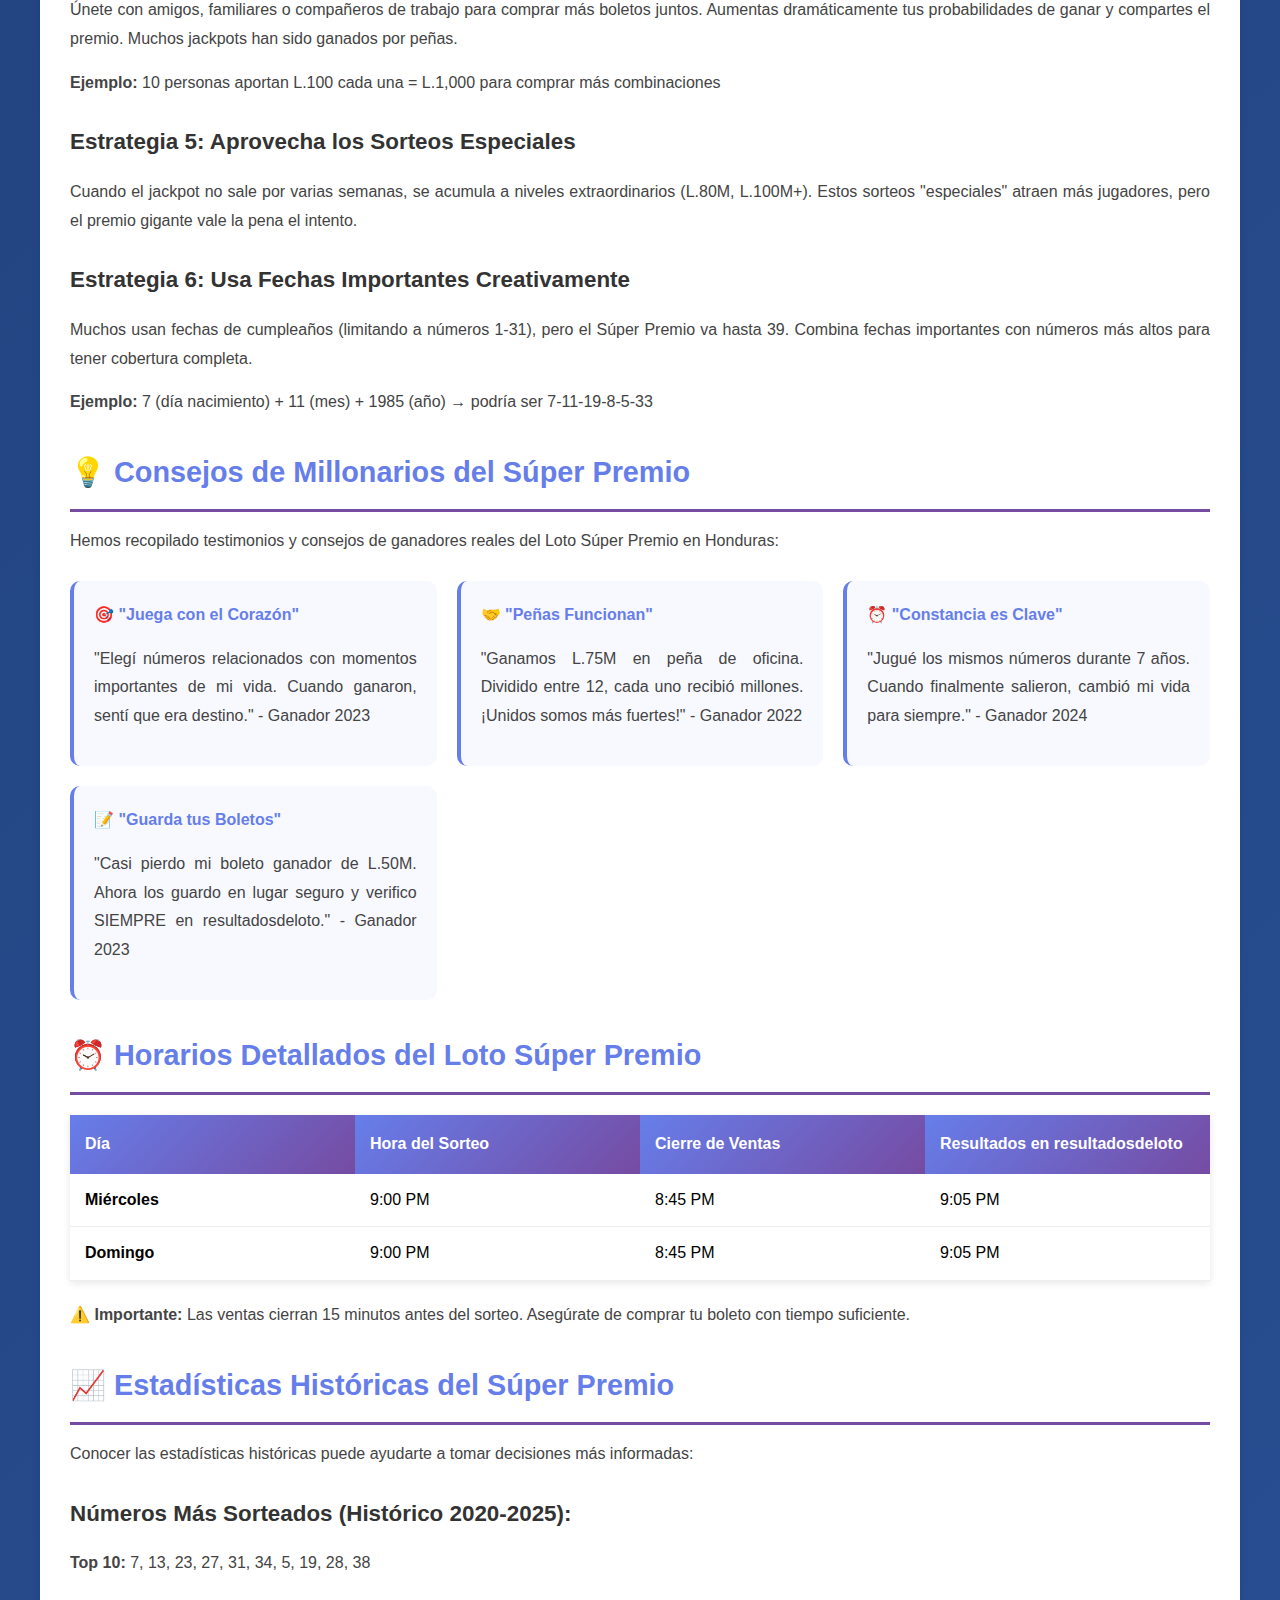
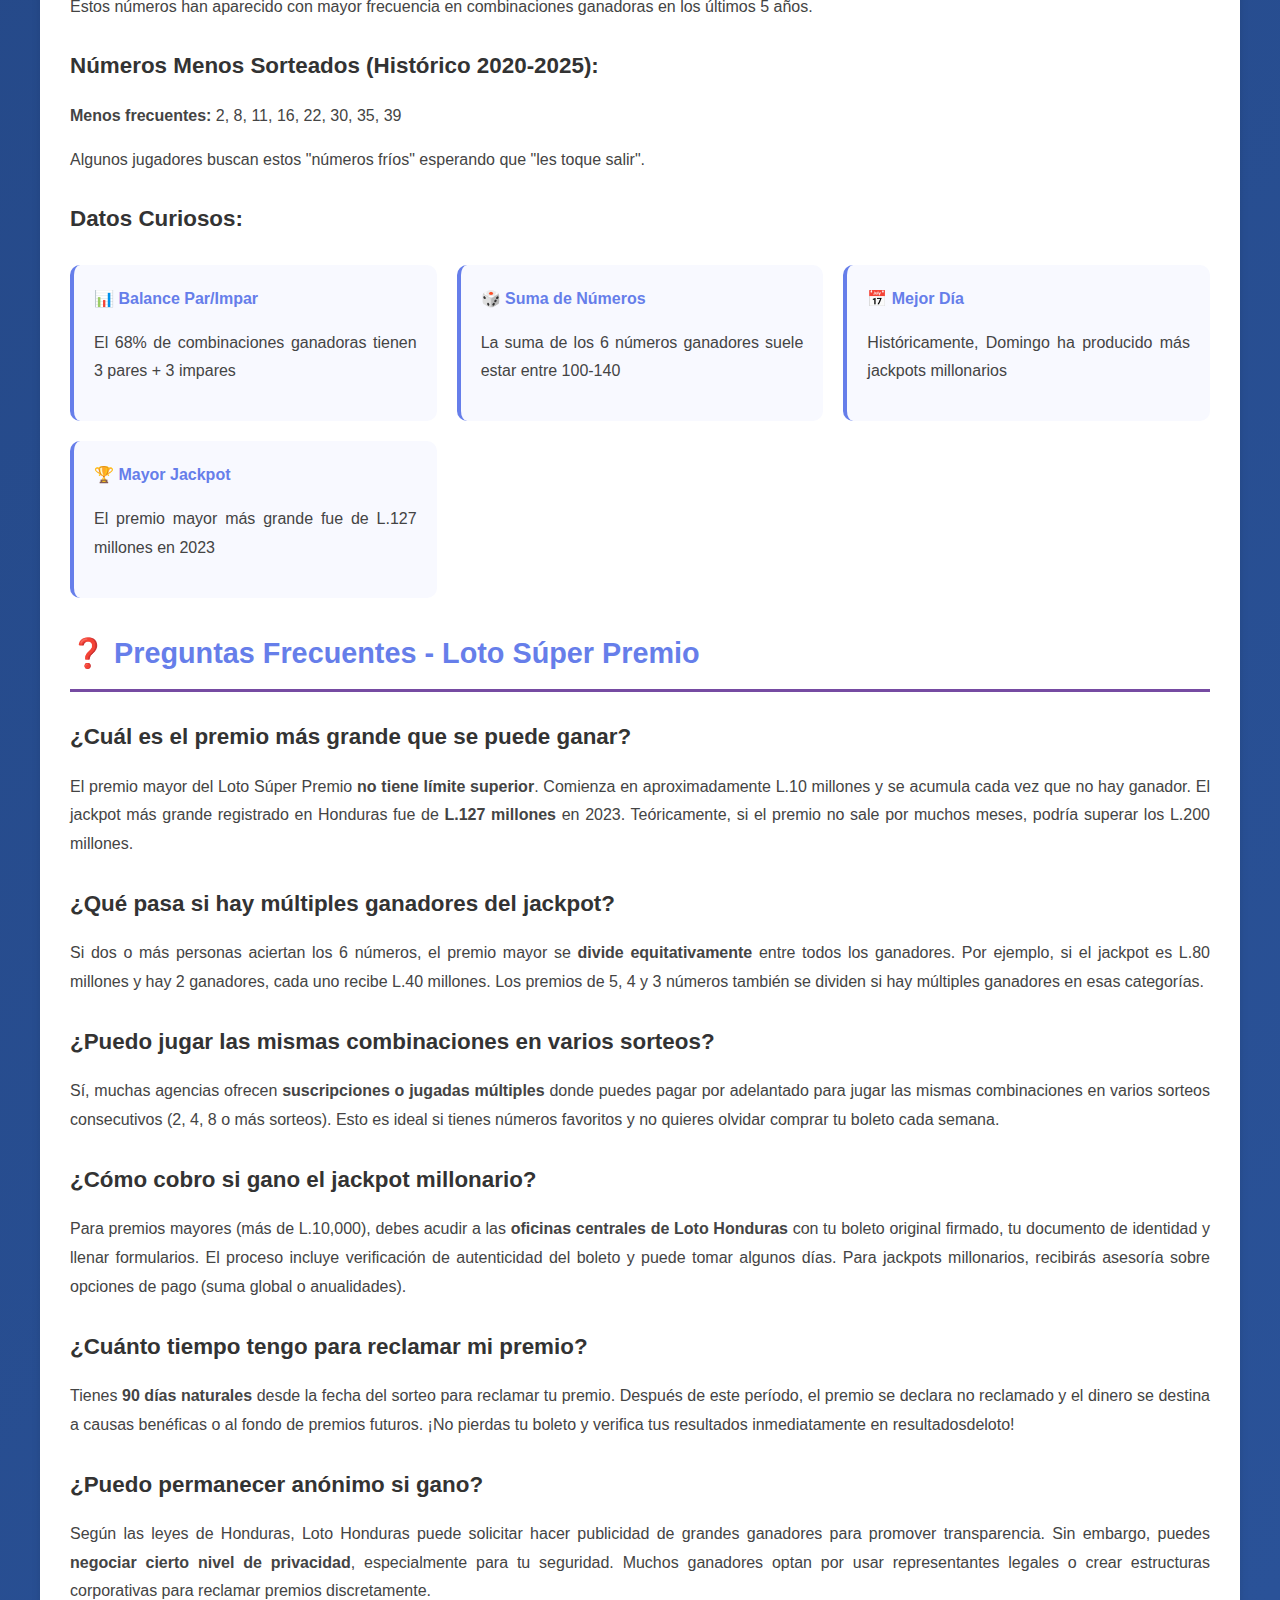
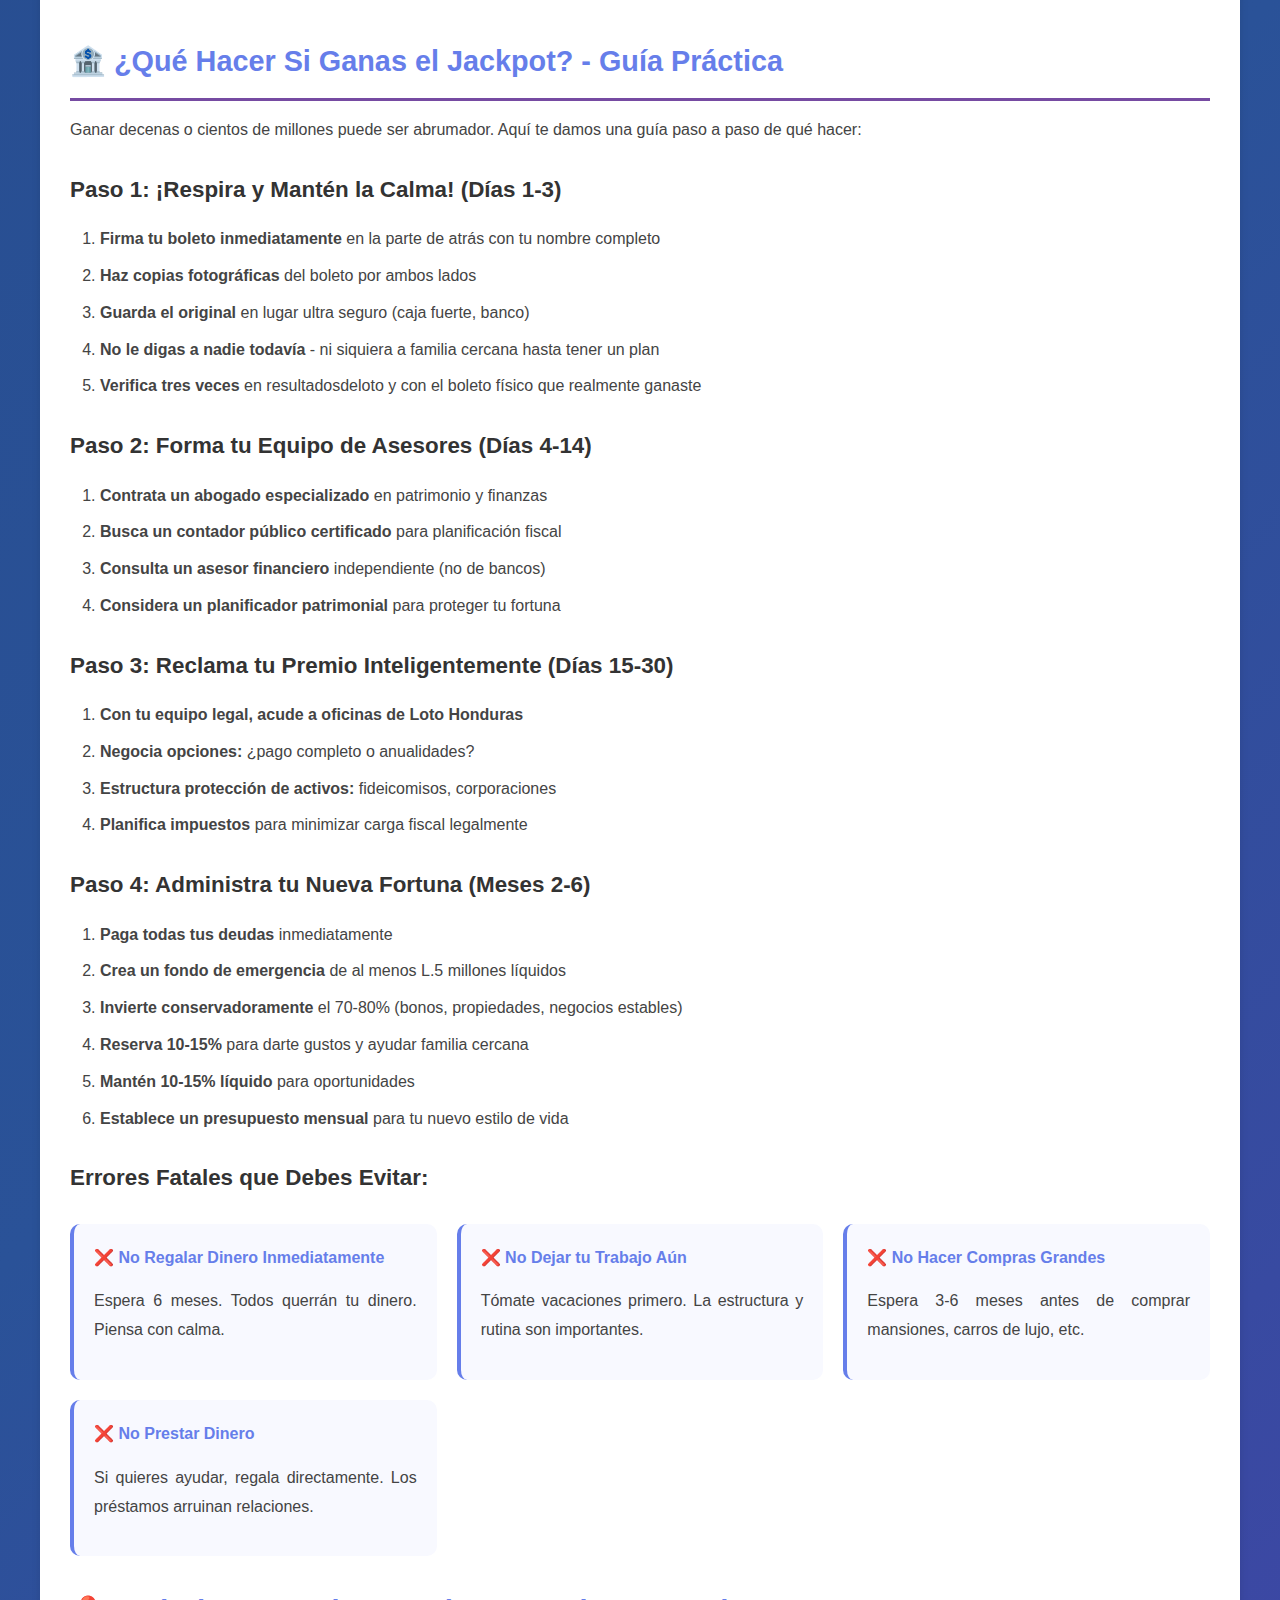
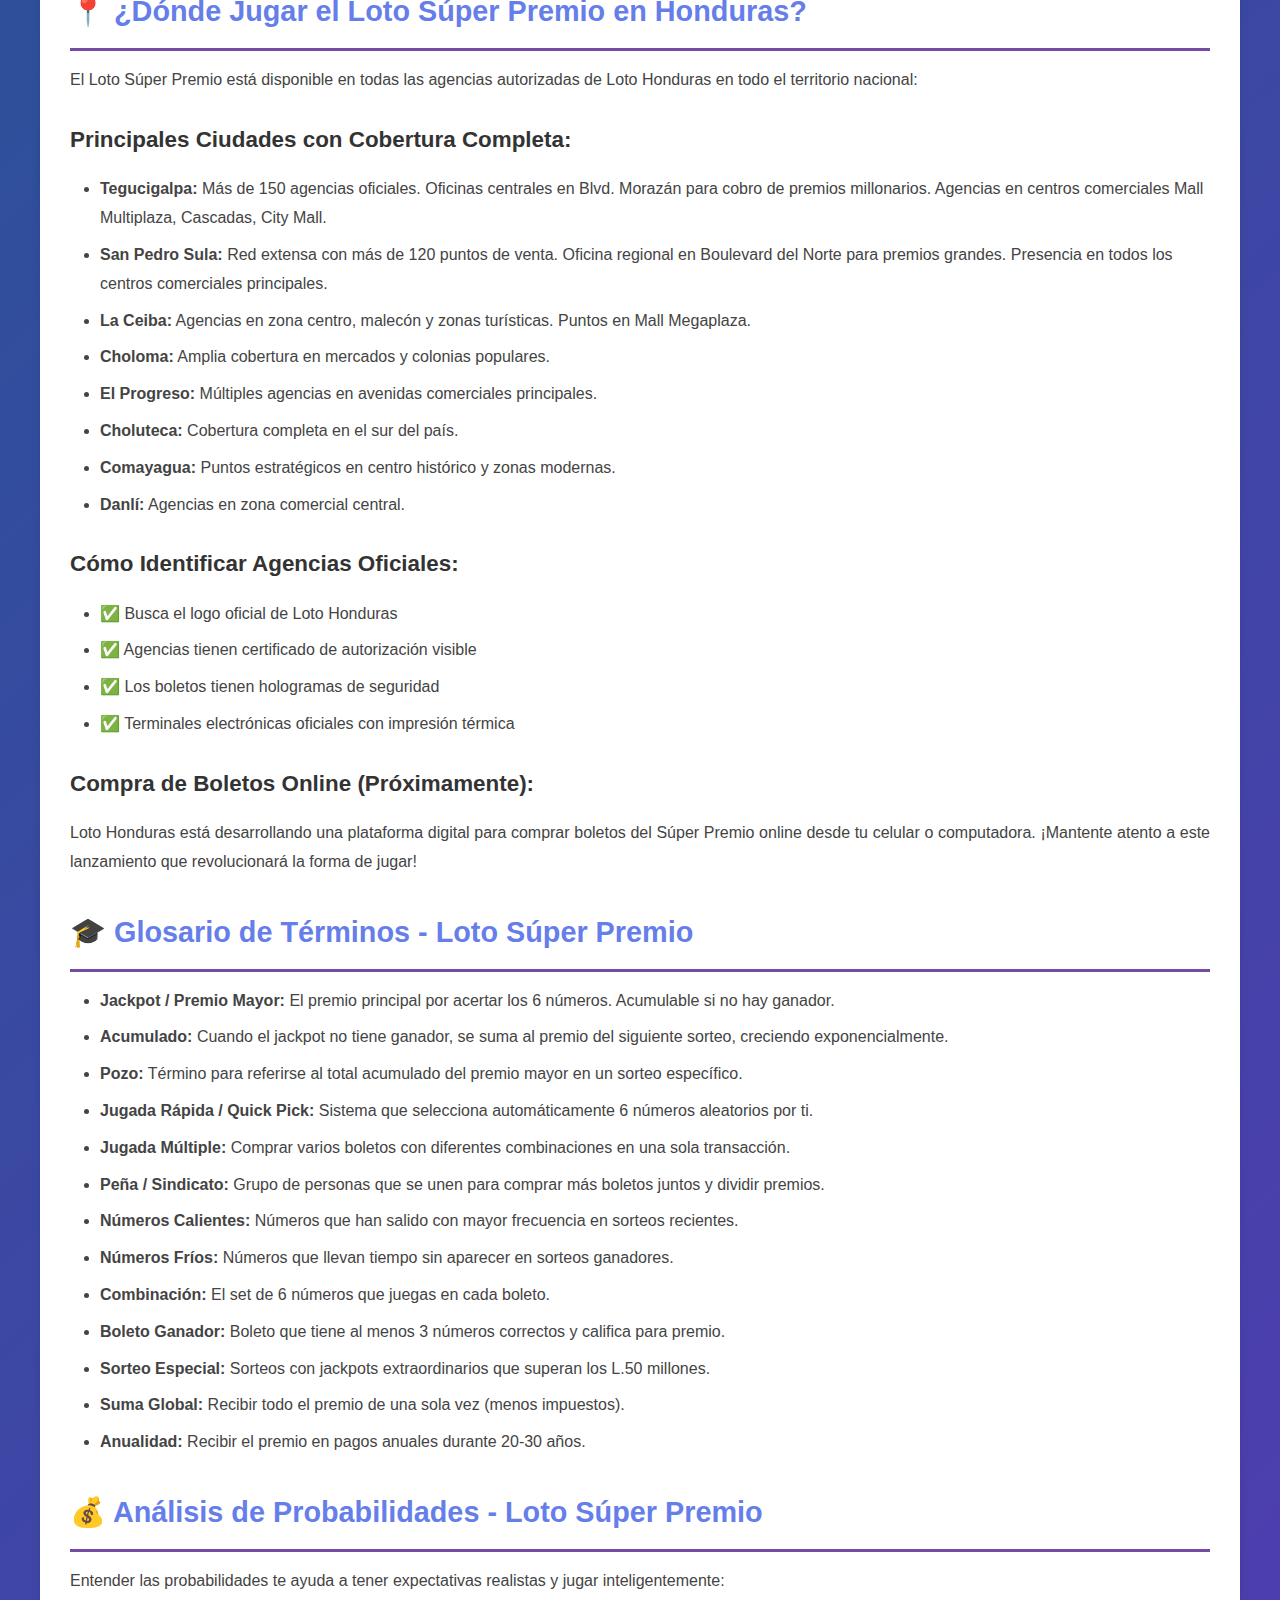
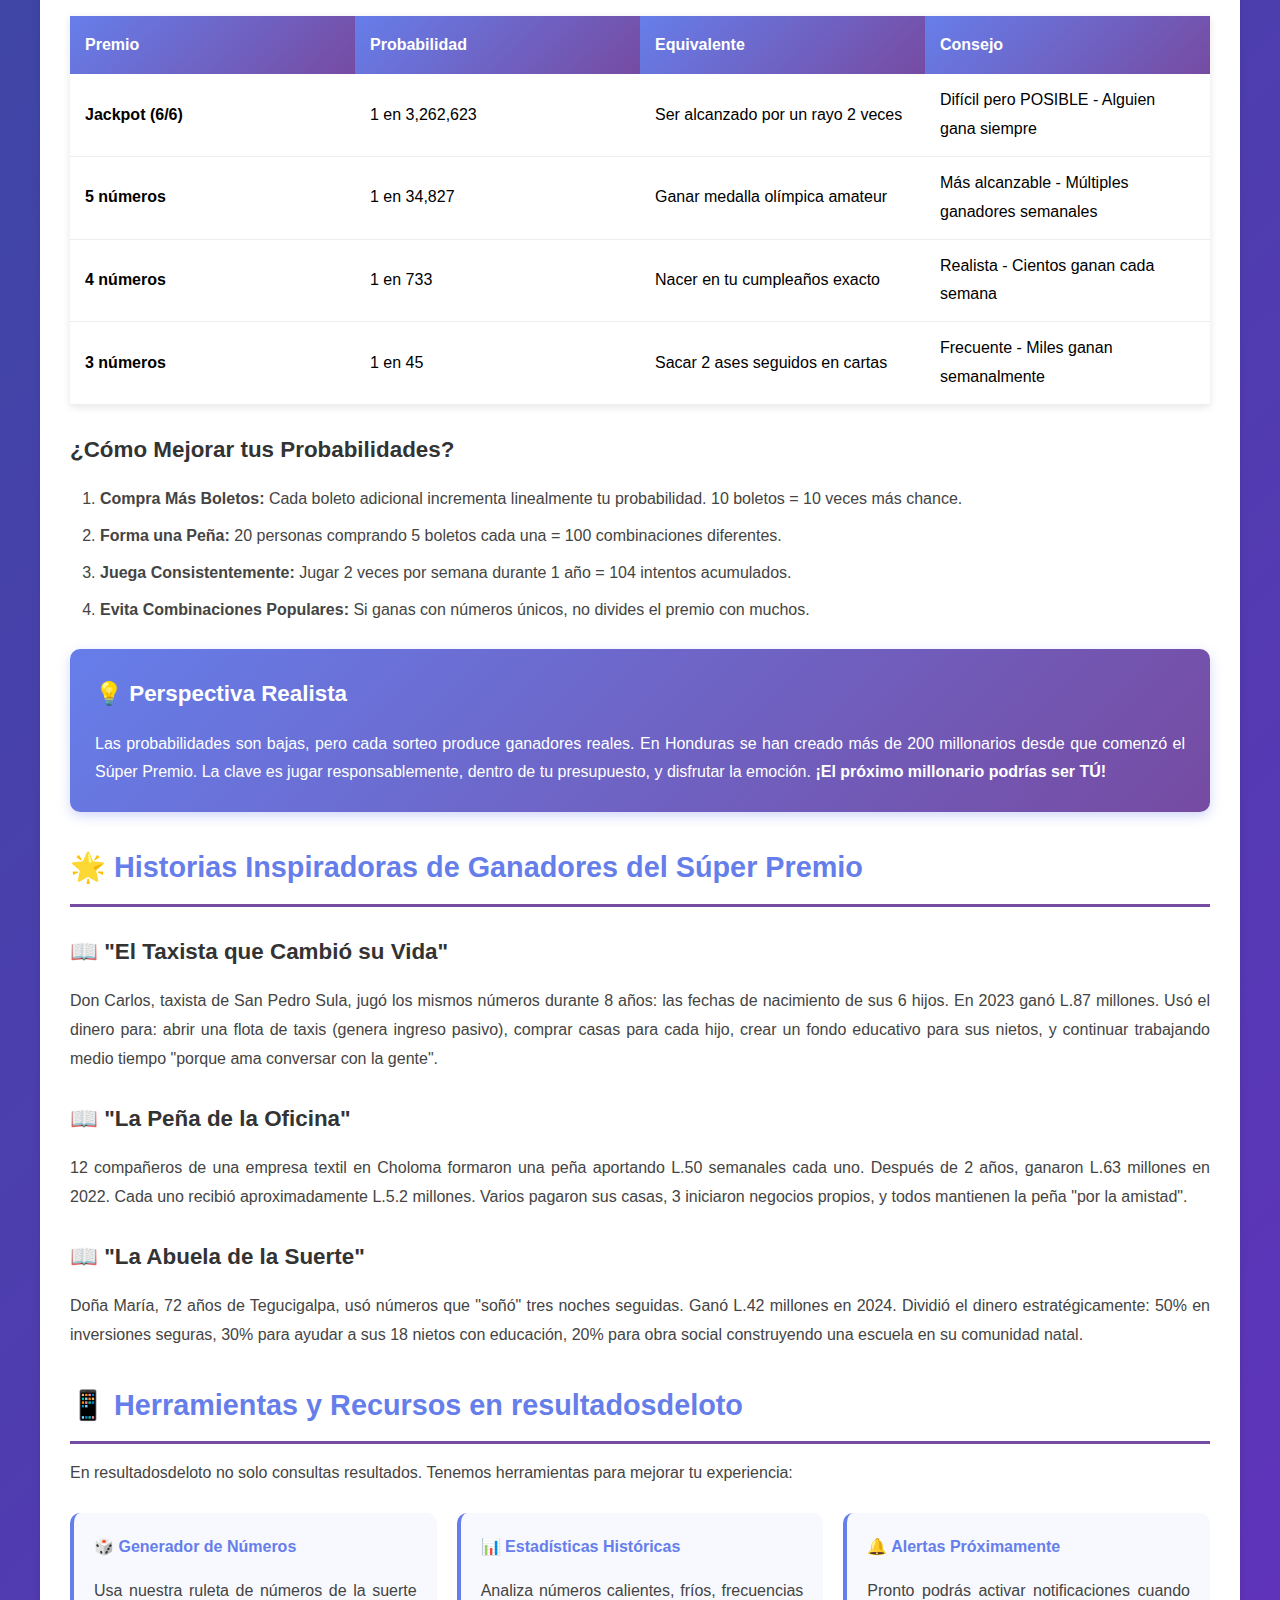
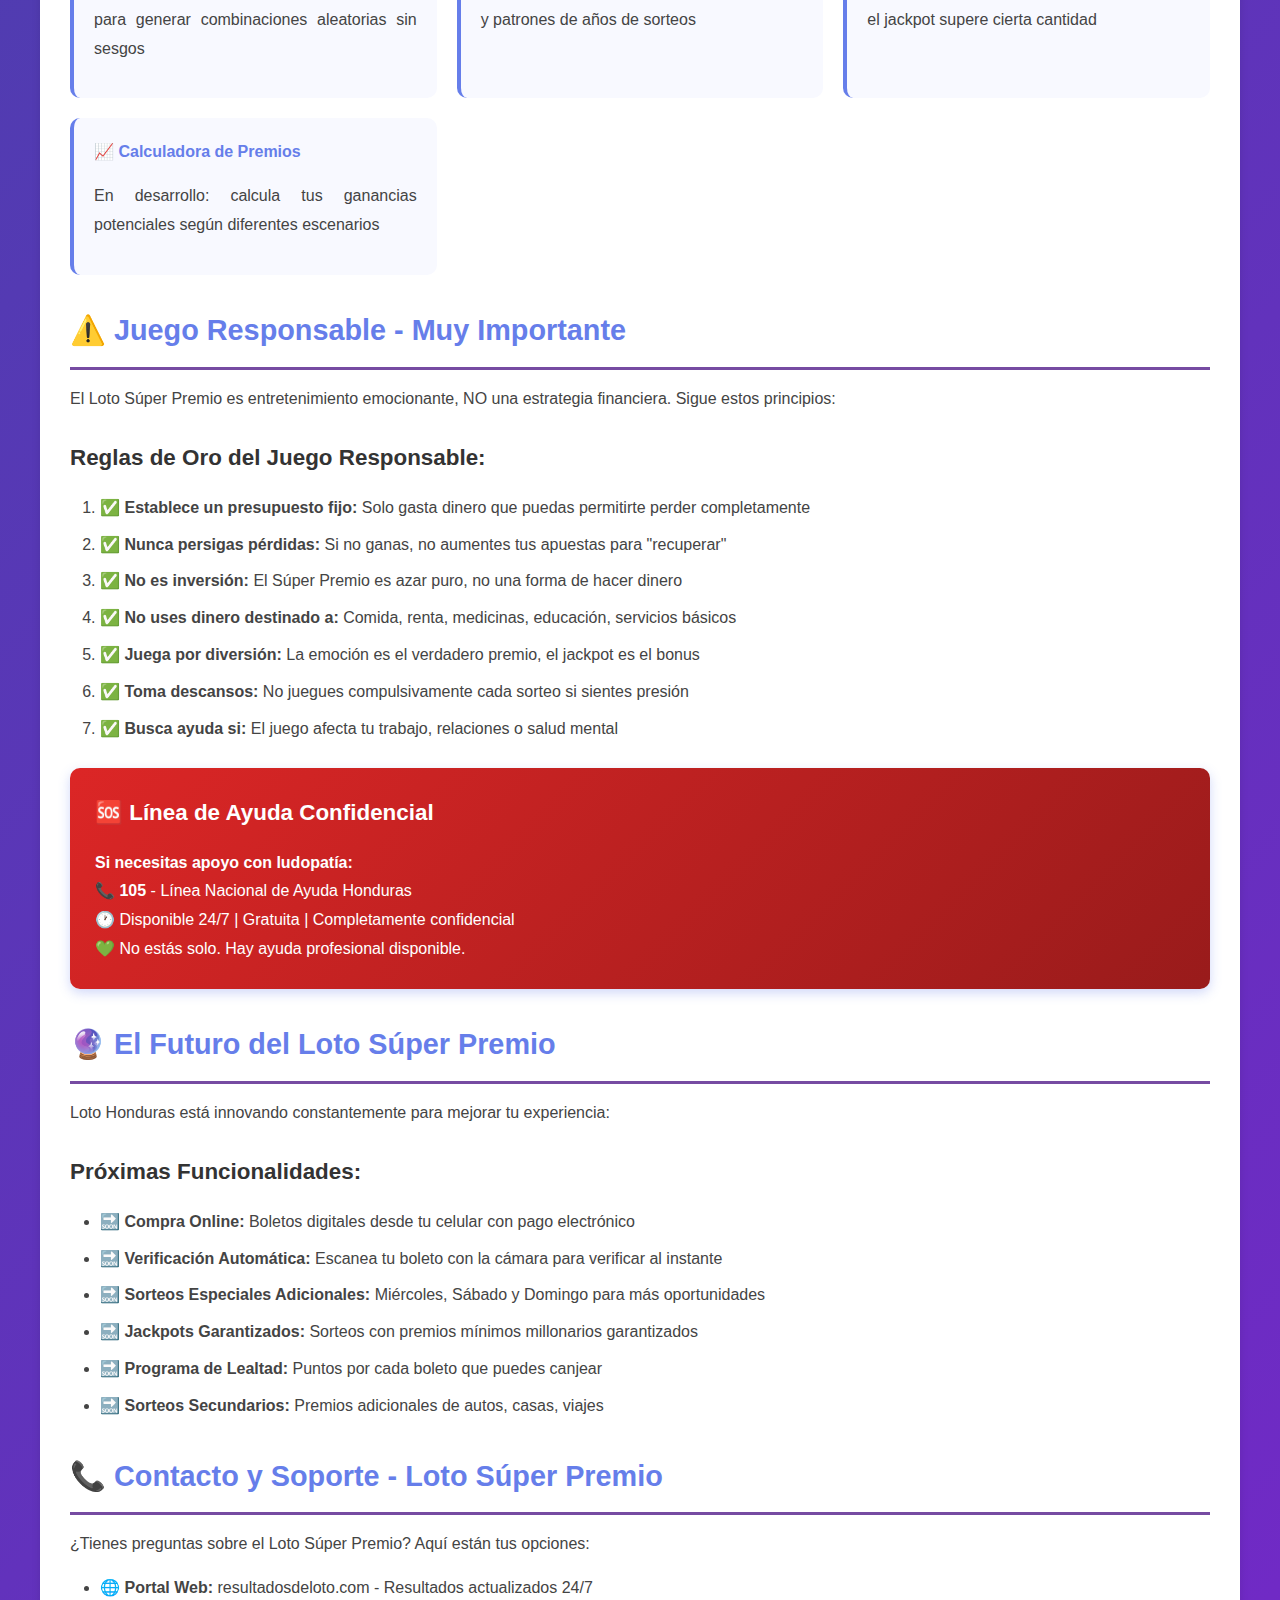
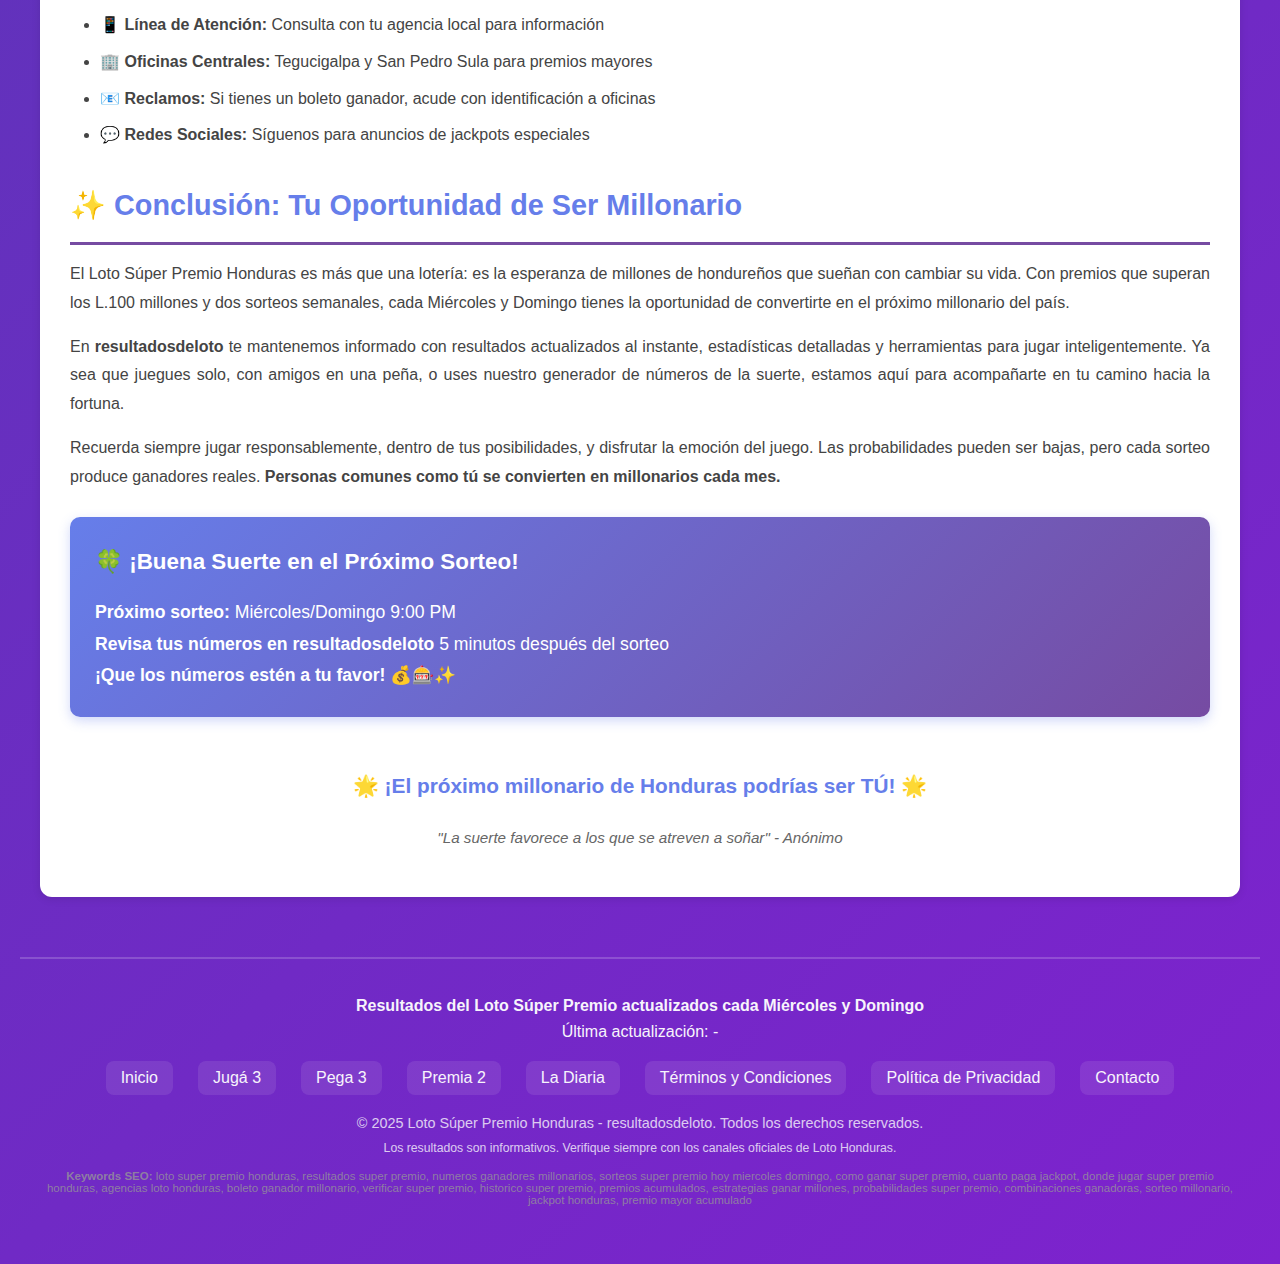
<file: loto-super-premio.html>
<!DOCTYPE html>
<html lang="es-HN">
<head>
    <meta charset="UTF-8">
    <meta name="viewport" content="width=device-width, initial-scale=1.0">
    
    <!-- ============== SEO ULTRA AGRESIVO - LOTO SÚPER PREMIO ============== -->
    <title>🏆 LOTO SÚPER PREMIO Honduras HOY | Resultados en VIVO Miércoles Domingo | Números Ganadores MILLONARIOS | resultadosdeloto Oficial 2025</title>
    <meta name="description" content="⭐ RESULTADOS OFICIALES Loto Súper Premio Honduras HOY ACTUALIZADOS ✅ Números ganadores MILLONARIOS ⏰ Sorteos Miércoles 9PM y Domingo 9PM | Premios GIGANTES hasta L.100 MILLONES | Consulta GRATIS | Histórico completo | resultadosdeloto #1">
    <meta name="keywords" content="loto super premio honduras, resultados super premio hoy, loto honduras super premio, numeros ganadores super premio, sorteo super premio honduras, loteria super premio, resultados loteria super premio, super premio hn, super premio honduras miercoles, super premio honduras domingo, como ganar super premio, cuanto paga super premio, donde jugar super premio, estrategias super premio, probabilidades super premio, historico super premio, premios millonarios honduras, jackpot honduras, super premio millones, combinaciones super premio, boleto ganador super premio, verificar super premio, super premio acumulado, como jugar super premio honduras, agencias super premio, sorteo millonario honduras">
    
    <!-- ============== SEO TÉCNICO AVANZADO ============== -->
    <link rel="canonical" href="https://resultadosdeloto.com/loto-super-premio.html">
    <meta name="author" content="resultadosdeloto - Portal Oficial de Resultados">
    <meta name="robots" content="index, follow, max-image-preview:large, max-snippet:-1, max-video-preview:-1">
    <meta name="googlebot" content="index, follow, max-snippet:-1, max-image-preview:large, max-video-preview:-1">
    <meta name="bingbot" content="index, follow">
    <meta http-equiv="content-language" content="es-HN">
    <meta name="revisit-after" content="1 hour">
    <meta name="rating" content="general">
    <meta name="distribution" content="global">
    <meta name="language" content="Spanish">
    <meta name="coverage" content="Worldwide">
    <meta name="target" content="all">
    <meta name="HandheldFriendly" content="True">
    <meta name="MobileOptimized" content="320">
    
    <!-- ============== GEOLOCALIZACIÓN ============== -->
    <meta name="geo.region" content="HN">
    <meta name="geo.placename" content="Honduras, Tegucigalpa, San Pedro Sula, La Ceiba">
    <meta name="geo.position" content="14.0650;-87.2172">
    <meta name="ICBM" content="14.0650, -87.2172">
    
    <!-- ============== OPEN GRAPH ============== -->
    <meta property="og:type" content="website">
    <meta property="og:site_name" content="resultadosdeloto - Loto Súper Premio Honduras">
    <meta property="og:title" content="💰 Loto Súper Premio Honduras HOY - Números Ganadores MILLONARIOS">
    <meta property="og:description" content="⭐ RESULTADOS ACTUALIZADOS del Loto Súper Premio Honduras. Números ganadores de premios MILLONARIOS. Sorteos Miércoles y Domingo 9PM. Consulta GRATIS.">
    <meta property="og:url" content="https://resultadosdeloto.com/loto-super-premio.html">
    <meta property="og:image" content="https://resultadosdeloto.com/favicon.png">
    <meta property="og:locale" content="es_HN">
    
    <!-- ============== TWITTER CARD ============== -->
    <meta name="twitter:card" content="summary_large_image">
    <meta name="twitter:title" content="💰 Loto Súper Premio Honduras HOY - Números Millonarios">
    <meta name="twitter:description" content="Consulta los números ganadores del Loto Súper Premio. Premios millonarios cada Miércoles y Domingo. Actualización en tiempo real.">
    <meta name="twitter:image" content="https://resultadosdeloto.com/favicon.png">
    
    <!-- ============== TEMA ============== -->
    <meta name="theme-color" content="#667eea">
    <link rel="icon" type="image/png" href="/favicon.png">
    
    <!-- ============== SCHEMA.ORG JSON-LD ============== -->
    <script type="application/ld+json">
    {
      "@context": "https://schema.org",
      "@type": "WebSite",
      "name": "Loto Súper Premio Honduras - resultadosdeloto",
      "alternateName": ["Loto Súper Premio Honduras", "Resultados Súper Premio", "Super Premio Hoy", "Sorteo Millonario Honduras"],
      "url": "https://resultadosdeloto.com/loto-super-premio.html",
      "description": "Resultados oficiales del Loto Súper Premio Honduras. Números ganadores de premios millonarios actualizados en tiempo real cada Miércoles y Domingo a las 9PM.",
      "inLanguage": "es-HN"
    }
    </script>
    
    <script type="application/ld+json">
    {
      "@context": "https://schema.org",
      "@type": "FAQPage",
      "mainEntity": [
        {
          "@type": "Question",
          "name": "¿Qué es el Loto Súper Premio Honduras?",
          "acceptedAnswer": {
            "@type": "Answer",
            "text": "El Loto Súper Premio es el sorteo más grande de Honduras, con premios millonarios que pueden superar los L.100 millones. Se juega seleccionando 6 números del 1 al 39, con sorteos cada Miércoles y Domingo a las 9PM. Es el juego que crea más millonarios en el país."
          }
        },
        {
          "@type": "Question",
          "name": "¿Cómo se juega el Loto Súper Premio?",
          "acceptedAnswer": {
            "@type": "Answer",
            "text": "Para jugar el Loto Súper Premio debes seleccionar 6 números diferentes del 1 al 39. Si los 6 números coinciden con los sorteados, ganas el premio mayor (jackpot). También hay premios menores por acertar 5, 4 o 3 números. Puedes elegir tus números o usar la opción rápida."
          }
        },
        {
          "@type": "Question",
          "name": "¿Cuándo son los sorteos del Loto Súper Premio?",
          "acceptedAnswer": {
            "@type": "Answer",
            "text": "Los sorteos del Loto Súper Premio se realizan dos veces por semana: todos los Miércoles a las 9:00 PM y todos los Domingos a las 9:00 PM hora de Honduras. En resultadosdeloto actualizamos los resultados automáticamente 5 minutos después de cada sorteo oficial."
          }
        },
        {
          "@type": "Question",
          "name": "¿Cuánto puedo ganar en el Loto Súper Premio?",
          "acceptedAnswer": {
            "@type": "Answer",
            "text": "El premio mayor del Loto Súper Premio es acumulable y puede superar los L.100 millones de lempiras. Los premios menores van desde L.50 por acertar 3 números hasta millones por acertar 5 números. El jackpot se acumula si no hay ganador y puede crecer indefinidamente."
          }
        }
      ]
    }
    </script>
    
    <!-- ============== ESTILOS ============== -->
    <link rel="stylesheet" href="styles.css">
</head>
<body>
    <!-- ============== CONTENIDO SEO OCULTO PARA CRAWLERS ============== -->
    <div style="position: absolute; left: -9999px; width: 1px; height: 1px; overflow: hidden;" aria-hidden="true">
        <h1>Loto Súper Premio Honduras - Resultados Millonarios Actualizados en Tiempo Real</h1>
        <h2>Sorteos Loto Súper Premio Miércoles y Domingo 9PM Honduras</h2>
        <p>Consulta GRATIS los resultados oficiales del Loto Súper Premio Honduras. Números ganadores de premios millonarios actualizados automáticamente después de cada sorteo. Portal #1 de Honduras para verificar tu boleto ganador del Súper Premio y consultar si eres el próximo millonario.</p>
        
        <h3>¿Qué es el Loto Súper Premio Honduras?</h3>
        <p>El Loto Súper Premio es el sorteo más importante y emocionante de la lotería nacional de Honduras. Con premios que pueden superar los L.100 millones de lempiras, es el juego que ha creado más millonarios hondureños. A diferencia de otros sorteos, el Súper Premio tiene un jackpot acumulable que crece semana tras semana cuando no hay ganador del premio mayor, creando una emoción sin precedentes en todo el país.</p>
        
        <h3>Horarios de Sorteos Loto Súper Premio</h3>
        <ul>
            <li>Sorteo del Miércoles: 9:00 PM hora de Honduras - Sorteo semanal con premios acumulados</li>
            <li>Sorteo del Domingo: 9:00 PM hora de Honduras - Sorteo principal del fin de semana con jackpots gigantes</li>
        </ul>
        
        <h3>Palabras clave Loto Súper Premio</h3>
        <p>loto super premio honduras resultados, numeros ganadores super premio, sorteos super premio hoy, jackpot honduras, premio millonario, como ganar super premio, cuanto paga super premio, donde jugar super premio honduras, agencias super premio, boleto ganador millonario, verificar super premio, historico super premio, premios acumulados, estrategias super premio, probabilidades ganar millones, combinaciones ganadoras, sorteo millonario miercoles domingo.</p>
    </div>

    <!-- Navegación -->
    <nav class="main-nav">
        <a href="index.html">🏠 Inicio</a>
        <a href="juga-3.html">Jugá 3</a>
        <a href="pega-3.html">Pega 3</a>
        <a href="premia-2.html">Premia 2</a>
        <a href="la-diaria.html">La Diaria</a>
        <a href="loto-super-premio.html" class="active">Súper Premio</a>
    </nav>

    <!-- Botón de ruleta -->
    <div class="ruleta-container">
        <button class="ruleta-button" onclick="mostrarRuleta()" aria-label="Generar números de la suerte">
            <span class="nuevo-badge">NUEVO</span>
            🍀 Números de la Suerte
        </button>
    </div>

    <!-- Overlay de la ruleta -->
    <div class="ruleta-overlay" id="ruletaOverlay" onclick="cerrarRuleta(event)">
        <div class="ruleta-content" onclick="event.stopPropagation()">
            <button class="ruleta-close" onclick="cerrarRuleta()" aria-label="Cerrar">×</button>
            <h2 class="ruleta-title">🎰 Tus Números de la Suerte para el Súper Premio</h2>
            <div id="ruletaDisplay">
                <div class="spinning-number">00 - 00 - 00 - 00 - 00 - 00</div>
                <p style="color: #999; margin-top: 20px;">Haz clic en "Girar" para descubrir tu combinación millonaria</p>
            </div>
            <button class="ruleta-button" onclick="girarRuleta()" style="margin-top: 30px;">🎲 Girar Ruleta</button>
        </div>
    </div>

    <div class="main-layout">
        <!-- Espacio publicitario izquierdo -->
        <aside class="ad-space" aria-label="Espacio publicitario">
            <div>Espacio<br>Publicitario<br>160x600</div>
        </aside>

        <main class="container">
            <header>
                <h1>💰 Loto Súper Premio Honduras</h1>
                <div class="fecha-actual" id="fechaActual">Cargando...</div>
                <div class="reloj-container">
                    <span aria-hidden="true">🕐</span>
                    <time class="reloj" id="relojHonduras" datetime="">--:--:--</time>
                </div>
            </header>

            <div id="loading" class="loading" role="status" aria-live="polite">
                <div class="spinner" aria-hidden="true"></div>
                <p>Cargando resultados del Loto Súper Premio...</p>
            </div>

            <section id="contenido" aria-label="Resultados del Loto Súper Premio"></section>

            <!-- ============== CONTENIDO SEO ESPECÍFICO LOTO SÚPER PREMIO ============== -->
            <article class="seo-content">
                <h2>💎 Loto Súper Premio Honduras - El Sorteo que Crea Millonarios</h2>
                <p>
                    Bienvenido a la página oficial de resultados del <strong>Loto Súper Premio Honduras</strong>, el sorteo más grande y emocionante del país. El <strong>Súper Premio</strong> no es solo una lotería: es la oportunidad de cambiar tu vida para siempre con premios que pueden superar los <strong>L.100 millones de lempiras</strong>.
                </p>
                <p>
                    Con <strong>sorteos cada Miércoles y Domingo a las 9:00 PM</strong>, el Loto Súper Premio te da dos oportunidades semanales para convertirte en el próximo millonario hondureño. Nuestro sistema actualiza los resultados automáticamente 5 minutos después de cada sorteo oficial, para que siempre sepas si tu vida acaba de cambiar.
                </p>

                <div class="highlight-box">
                    <h3 style="margin-top:0;color:white;">🌟 ¿Por Qué el Loto Súper Premio es Especial?</h3>
                    <ul style="color:white;margin-bottom:0;">
                        <li><strong>Premios Millonarios:</strong> Jackpots que superan los L.100 millones</li>
                        <li><strong>Acumulación Sin Límite:</strong> El premio mayor crece si no hay ganador</li>
                        <li><strong>Múltiples Categorías:</strong> Premios por acertar 3, 4, 5 o 6 números</li>
                        <li><strong>Dos Sorteos Semanales:</strong> Miércoles y Domingo para más oportunidades</li>
                        <li><strong>Más Millonarios:</strong> El juego que ha creado más ricos en Honduras</li>
                    </ul>
                </div>

                <h2>🎯 ¿Cómo Funciona el Loto Súper Premio?</h2>
                <p>
                    El Loto Súper Premio Honduras es el sorteo más importante del país. Su mecánica es simple pero emocionante, diseñada para que cualquier hondureño pueda convertirse en millonario. Aquí te explicamos todo lo que necesitas saber:
                </p>

                <h3>Mecánica del Juego:</h3>
                <ol>
                    <li>
                        <strong>Selecciona 6 Números:</strong> Elige 6 números diferentes del 1 al 39. Estos son tus números de la suerte que pueden hacerte millonario.
                    </li>
                    <li>
                        <strong>Opciones de Juego:</strong>
                        <ul>
                            <li><strong>Selección Manual:</strong> Tú eliges cada número basándote en tus corazonadas, fechas importantes o estrategias</li>
                            <li><strong>Jugada Rápida:</strong> El sistema genera automáticamente 6 números aleatorios para ti</li>
                            <li><strong>Jugadas Múltiples:</strong> Puedes jugar varias combinaciones en el mismo boleto</li>
                        </ul>
                    </li>
                    <li>
                        <strong>Espera el Sorteo:</strong> Cada Miércoles y Domingo a las 9:00 PM se sortean 6 números ganadores del 1 al 39.
                    </li>
                    <li>
                        <strong>Verifica en resultadosdeloto:</strong> 5 minutos después del sorteo, consulta aquí si eres el nuevo millonario de Honduras.
                    </li>
                </ol>

                <h3>Categorías de Premios:</h3>
                <div class="tips-grid">
                    <div class="tip-card">
                        <h4>💰 6 Números (JACKPOT)</h4>
                        <p>¡Premio Mayor! Acumula si no hay ganador. Puede superar L.100 millones. ¡Eres millonario!</p>
                    </div>
                    <div class="tip-card">
                        <h4>💎 5 Números</h4>
                        <p>Premio millonario secundario. Varios millones de lempiras. ¡Cambias de vida!</p>
                    </div>
                    <div class="tip-card">
                        <h4>🎁 4 Números</h4>
                        <p>Premio importante. Cientos de miles de lempiras. ¡Excelente ganancia!</p>
                    </div>
                    <div class="tip-card">
                        <h4>🍀 3 Números</h4>
                        <p>Premio menor garantizado. Desde L.50 hasta miles. ¡Recuperas tu inversión y más!</p>
                    </div>
                </div>

                <h2>📊 Tabla Detallada de Premios - Loto Súper Premio</h2>
                <table class="stats-table">
                    <thead>
                        <tr>
                            <th>Aciertos</th>
                            <th>Premio Aproximado</th>
                            <th>Probabilidad</th>
                            <th>Descripción</th>
                        </tr>
                    </thead>
                    <tbody>
                        <tr>
                            <td><strong>6 de 6</strong></td>
                            <td>L. 50M - L. 100M+</td>
                            <td>1 en 3,262,623</td>
                            <td>🏆 JACKPOT - Premio mayor acumulable</td>
                        </tr>
                        <tr>
                            <td><strong>5 de 6</strong></td>
                            <td>L. 5M - L. 15M</td>
                            <td>1 en 34,827</td>
                            <td>💎 Premio millonario secundario</td>
                        </tr>
                        <tr>
                            <td><strong>4 de 6</strong></td>
                            <td>L. 50,000 - L. 500,000</td>
                            <td>1 en 733</td>
                            <td>🎁 Premio importante</td>
                        </tr>
                        <tr>
                            <td><strong>3 de 6</strong></td>
                            <td>L. 50 - L. 5,000</td>
                            <td>1 en 45</td>
                            <td>🍀 Premio menor garantizado</td>
                        </tr>
                    </tbody>
                </table>
                <p><em>Nota: Los montos de premios son aproximados y varían según el pozo acumulado y número de ganadores en cada categoría.</em></p>

                <h2>🎓 Estrategias Expertas para el Loto Súper Premio</h2>
                <p>
                    Aunque el Loto Súper Premio es un juego de azar puro, hay estrategias inteligentes que los jugadores expertos utilizan para maximizar sus oportunidades:
                </p>

                <h3>Estrategia 1: Mezcla de Números Altos y Bajos</h3>
                <p>
                    Históricamente, las combinaciones ganadoras suelen tener un balance entre números bajos (1-20) y altos (21-39). Por ejemplo, 3 números bajos + 3 altos, o 4 bajos + 2 altos. Evita combinaciones de solo números bajos o solo altos.
                </p>
                <p><strong>Ejemplo de combinación balanceada:</strong> 7, 12, 18, 25, 31, 37</p>

                <h3>Estrategia 2: Evita Patrones Obvios</h3>
                <p>
                    Miles de personas juegan patrones como números consecutivos (1-2-3-4-5-6) o todos pares/impares. Si estos patrones ganan, tendrías que dividir el premio con muchas personas. Sé más creativo.
                </p>
                <p><strong>Patrones a evitar:</strong> 2-4-6-8-10-12 (todos pares), 1-2-3-4-5-6 (consecutivos), múltiplos de 5, números en diagonal en el formulario</p>

                <h3>Estrategia 3: Juega Consistentemente</h3>
                <p>
                    Muchos millonarios del Súper Premio ganaron después de años jugando las mismas combinaciones. Elige tus números y mantente fiel a ellos. Algunos ganadores reportan haber jugado la misma combinación por 5-10 años antes de ganar.
                </p>

                <h3>Estrategia 4: Forma una Peña</h3>
                <p>
                    Únete con amigos, familiares o compañeros de trabajo para comprar más boletos juntos. Aumentas dramáticamente tus probabilidades de ganar y compartes el premio. Muchos jackpots han sido ganados por peñas.
                </p>
                <p><strong>Ejemplo:</strong> 10 personas aportan L.100 cada una = L.1,000 para comprar más combinaciones</p>

                <h3>Estrategia 5: Aprovecha los Sorteos Especiales</h3>
                <p>
                    Cuando el jackpot no sale por varias semanas, se acumula a niveles extraordinarios (L.80M, L.100M+). Estos sorteos "especiales" atraen más jugadores, pero el premio gigante vale la pena el intento.
                </p>

                <h3>Estrategia 6: Usa Fechas Importantes Creativamente</h3>
                <p>
                    Muchos usan fechas de cumpleaños (limitando a números 1-31), pero el Súper Premio va hasta 39. Combina fechas importantes con números más altos para tener cobertura completa.
                </p>
                <p><strong>Ejemplo:</strong> 7 (día nacimiento) + 11 (mes) + 1985 (año) → podría ser 7-11-19-8-5-33</p>

                <h2>💡 Consejos de Millonarios del Súper Premio</h2>
                <p>
                    Hemos recopilado testimonios y consejos de ganadores reales del Loto Súper Premio en Honduras:
                </p>

                <div class="tips-grid">
                    <div class="tip-card">
                        <h4>🎯 "Juega con el Corazón"</h4>
                        <p>"Elegí números relacionados con momentos importantes de mi vida. Cuando ganaron, sentí que era destino." - Ganador 2023</p>
                    </div>
                    <div class="tip-card">
                        <h4>🤝 "Peñas Funcionan"</h4>
                        <p>"Ganamos L.75M en peña de oficina. Dividido entre 12, cada uno recibió millones. ¡Unidos somos más fuertes!" - Ganador 2022</p>
                    </div>
                    <div class="tip-card">
                        <h4>⏰ "Constancia es Clave"</h4>
                        <p>"Jugué los mismos números durante 7 años. Cuando finalmente salieron, cambió mi vida para siempre." - Ganador 2024</p>
                    </div>
                    <div class="tip-card">
                        <h4>📝 "Guarda tus Boletos"</h4>
                        <p>"Casi pierdo mi boleto ganador de L.50M. Ahora los guardo en lugar seguro y verifico SIEMPRE en resultadosdeloto." - Ganador 2023</p>
                    </div>
                </div>

                <h2>⏰ Horarios Detallados del Loto Súper Premio</h2>
                <table class="stats-table">
                    <thead>
                        <tr>
                            <th>Día</th>
                            <th>Hora del Sorteo</th>
                            <th>Cierre de Ventas</th>
                            <th>Resultados en resultadosdeloto</th>
                        </tr>
                    </thead>
                    <tbody>
                        <tr>
                            <td><strong>Miércoles</strong></td>
                            <td>9:00 PM</td>
                            <td>8:45 PM</td>
                            <td>9:05 PM</td>
                        </tr>
                        <tr>
                            <td><strong>Domingo</strong></td>
                            <td>9:00 PM</td>
                            <td>8:45 PM</td>
                            <td>9:05 PM</td>
                        </tr>
                    </tbody>
                </table>
                <p><strong>⚠️ Importante:</strong> Las ventas cierran 15 minutos antes del sorteo. Asegúrate de comprar tu boleto con tiempo suficiente.</p>

                <h2>📈 Estadísticas Históricas del Súper Premio</h2>
                <p>
                    Conocer las estadísticas históricas puede ayudarte a tomar decisiones más informadas:
                </p>

                <h3>Números Más Sorteados (Histórico 2020-2025):</h3>
                <p><strong>Top 10:</strong> 7, 13, 23, 27, 31, 34, 5, 19, 28, 38</p>
                <p>Estos números han aparecido con mayor frecuencia en combinaciones ganadoras en los últimos 5 años.</p>

                <h3>Números Menos Sorteados (Histórico 2020-2025):</h3>
                <p><strong>Menos frecuentes:</strong> 2, 8, 11, 16, 22, 30, 35, 39</p>
                <p>Algunos jugadores buscan estos "números fríos" esperando que "les toque salir".</p>

                <h3>Datos Curiosos:</h3>
                <div class="tips-grid">
                    <div class="tip-card">
                        <h4>📊 Balance Par/Impar</h4>
                        <p>El 68% de combinaciones ganadoras tienen 3 pares + 3 impares</p>
                    </div>
                    <div class="tip-card">
                        <h4>🎲 Suma de Números</h4>
                        <p>La suma de los 6 números ganadores suele estar entre 100-140</p>
                    </div>
                    <div class="tip-card">
                        <h4>📅 Mejor Día</h4>
                        <p>Históricamente, Domingo ha producido más jackpots millonarios</p>
                    </div>
                    <div class="tip-card">
                        <h4>🏆 Mayor Jackpot</h4>
                        <p>El premio mayor más grande fue de L.127 millones en 2023</p>
                    </div>
                </div>

                <h2>❓ Preguntas Frecuentes - Loto Súper Premio</h2>
                
                <h3>¿Cuál es el premio más grande que se puede ganar?</h3>
                <p>
                    El premio mayor del Loto Súper Premio <strong>no tiene límite superior</strong>. Comienza en aproximadamente L.10 millones y se acumula cada vez que no hay ganador. El jackpot más grande registrado en Honduras fue de <strong>L.127 millones</strong> en 2023. Teóricamente, si el premio no sale por muchos meses, podría superar los L.200 millones.
                </p>

                <h3>¿Qué pasa si hay múltiples ganadores del jackpot?</h3>
                <p>
                    Si dos o más personas aciertan los 6 números, el premio mayor se <strong>divide equitativamente</strong> entre todos los ganadores. Por ejemplo, si el jackpot es L.80 millones y hay 2 ganadores, cada uno recibe L.40 millones. Los premios de 5, 4 y 3 números también se dividen si hay múltiples ganadores en esas categorías.
                </p>

                <h3>¿Puedo jugar las mismas combinaciones en varios sorteos?</h3>
                <p>
                    Sí, muchas agencias ofrecen <strong>suscripciones o jugadas múltiples</strong> donde puedes pagar por adelantado para jugar las mismas combinaciones en varios sorteos consecutivos (2, 4, 8 o más sorteos). Esto es ideal si tienes números favoritos y no quieres olvidar comprar tu boleto cada semana.
                </p>

                <h3>¿Cómo cobro si gano el jackpot millonario?</h3>
                <p>
                    Para premios mayores (más de L.10,000), debes acudir a las <strong>oficinas centrales de Loto Honduras</strong> con tu boleto original firmado, tu documento de identidad y llenar formularios. El proceso incluye verificación de autenticidad del boleto y puede tomar algunos días. Para jackpots millonarios, recibirás asesoría sobre opciones de pago (suma global o anualidades).
                </p>

                <h3>¿Cuánto tiempo tengo para reclamar mi premio?</h3>
                <p>
                    Tienes <strong>90 días naturales</strong> desde la fecha del sorteo para reclamar tu premio. Después de este período, el premio se declara no reclamado y el dinero se destina a causas benéficas o al fondo de premios futuros. ¡No pierdas tu boleto y verifica tus resultados inmediatamente en resultadosdeloto!
                </p>

                <h3>¿Puedo permanecer anónimo si gano?</h3>
                <p>
                    Según las leyes de Honduras, Loto Honduras puede solicitar hacer publicidad de grandes ganadores para promover transparencia. Sin embargo, puedes <strong>negociar cierto nivel de privacidad</strong>, especialmente para tu seguridad. Muchos ganadores optan por usar representantes legales o crear estructuras corporativas para reclamar premios discretamente.
                </p>

                <h2>🏦 ¿Qué Hacer Si Ganas el Jackpot? - Guía Práctica</h2>
                <p>
                    Ganar decenas o cientos de millones puede ser abrumador. Aquí te damos una guía paso a paso de qué hacer:
                </p>

                <h3>Paso 1: ¡Respira y Mantén la Calma! (Días 1-3)</h3>
                <ol>
                    <li><strong>Firma tu boleto inmediatamente</strong> en la parte de atrás con tu nombre completo</li>
                    <li><strong>Haz copias fotográficas</strong> del boleto por ambos lados</li>
                    <li><strong>Guarda el original</strong> en lugar ultra seguro (caja fuerte, banco)</li>
                    <li><strong>No le digas a nadie todavía</strong> - ni siquiera a familia cercana hasta tener un plan</li>
                    <li><strong>Verifica tres veces</strong> en resultadosdeloto y con el boleto físico que realmente ganaste</li>
                </ol>

                <h3>Paso 2: Forma tu Equipo de Asesores (Días 4-14)</h3>
                <ol>
                    <li><strong>Contrata un abogado especializado</strong> en patrimonio y finanzas</li>
                    <li><strong>Busca un contador público certificado</strong> para planificación fiscal</li>
                    <li><strong>Consulta un asesor financiero</strong> independiente (no de bancos)</li>
                    <li><strong>Considera un planificador patrimonial</strong> para proteger tu fortuna</li>
                </ol>

                <h3>Paso 3: Reclama tu Premio Inteligentemente (Días 15-30)</h3>
                <ol>
                    <li><strong>Con tu equipo legal, acude a oficinas de Loto Honduras</strong></li>
                    <li><strong>Negocia opciones:</strong> ¿pago completo o anualidades?</li>
                    <li><strong>Estructura protección de activos:</strong> fideicomisos, corporaciones</li>
                    <li><strong>Planifica impuestos</strong> para minimizar carga fiscal legalmente</li>
                </ol>

                <h3>Paso 4: Administra tu Nueva Fortuna (Meses 2-6)</h3>
                <ol>
                    <li><strong>Paga todas tus deudas</strong> inmediatamente</li>
                    <li><strong>Crea un fondo de emergencia</strong> de al menos L.5 millones líquidos</li>
                    <li><strong>Invierte conservadoramente</strong> el 70-80% (bonos, propiedades, negocios estables)</li>
                    <li><strong>Reserva 10-15%</strong> para darte gustos y ayudar familia cercana</li>
                    <li><strong>Mantén 10-15% líquido</strong> para oportunidades</li>
                    <li><strong>Establece un presupuesto mensual</strong> para tu nuevo estilo de vida</li>
                </ol>

                <h3>Errores Fatales que Debes Evitar:</h3>
                <div class="tips-grid">
                    <div class="tip-card">
                        <h4>❌ No Regalar Dinero Inmediatamente</h4>
                        <p>Espera 6 meses. Todos querrán tu dinero. Piensa con calma.</p>
                    </div>
                    <div class="tip-card">
                        <h4>❌ No Dejar tu Trabajo Aún</h4>
                        <p>Tómate vacaciones primero. La estructura y rutina son importantes.</p>
                    </div>
                    <div class="tip-card">
                        <h4>❌ No Hacer Compras Grandes</h4>
                        <p>Espera 3-6 meses antes de comprar mansiones, carros de lujo, etc.</p>
                    </div>
                    <div class="tip-card">
                        <h4>❌ No Prestar Dinero</h4>
                        <p>Si quieres ayudar, regala directamente. Los préstamos arruinan relaciones.</p>
                    </div>
                </div>

                <h2>📍 ¿Dónde Jugar el Loto Súper Premio en Honduras?</h2>
                <p>
                    El Loto Súper Premio está disponible en todas las agencias autorizadas de Loto Honduras en todo el territorio nacional:
                </p>

                <h3>Principales Ciudades con Cobertura Completa:</h3>
                <ul>
                    <li><strong>Tegucigalpa:</strong> Más de 150 agencias oficiales. Oficinas centrales en Blvd. Morazán para cobro de premios millonarios. Agencias en centros comerciales Mall Multiplaza, Cascadas, City Mall.</li>
                    <li><strong>San Pedro Sula:</strong> Red extensa con más de 120 puntos de venta. Oficina regional en Boulevard del Norte para premios grandes. Presencia en todos los centros comerciales principales.</li>
                    <li><strong>La Ceiba:</strong> Agencias en zona centro, malecón y zonas turísticas. Puntos en Mall Megaplaza.</li>
                    <li><strong>Choloma:</strong> Amplia cobertura en mercados y colonias populares.</li>
                    <li><strong>El Progreso:</strong> Múltiples agencias en avenidas comerciales principales.</li>
                    <li><strong>Choluteca:</strong> Cobertura completa en el sur del país.</li>
                    <li><strong>Comayagua:</strong> Puntos estratégicos en centro histórico y zonas modernas.</li>
                    <li><strong>Danlí:</strong> Agencias en zona comercial central.</li>
                </ul>

                <h3>Cómo Identificar Agencias Oficiales:</h3>
                <ul>
                    <li>✅ Busca el logo oficial de Loto Honduras</li>
                    <li>✅ Agencias tienen certificado de autorización visible</li>
                    <li>✅ Los boletos tienen hologramas de seguridad</li>
                    <li>✅ Terminales electrónicas oficiales con impresión térmica</li>
                </ul>

                <h3>Compra de Boletos Online (Próximamente):</h3>
                <p>
                    Loto Honduras está desarrollando una plataforma digital para comprar boletos del Súper Premio online desde tu celular o computadora. ¡Mantente atento a este lanzamiento que revolucionará la forma de jugar!
                </p>

                <h2>🎓 Glosario de Términos - Loto Súper Premio</h2>
                <ul>
                    <li><strong>Jackpot / Premio Mayor:</strong> El premio principal por acertar los 6 números. Acumulable si no hay ganador.</li>
                    <li><strong>Acumulado:</strong> Cuando el jackpot no tiene ganador, se suma al premio del siguiente sorteo, creciendo exponencialmente.</li>
                    <li><strong>Pozo:</strong> Término para referirse al total acumulado del premio mayor en un sorteo específico.</li>
                    <li><strong>Jugada Rápida / Quick Pick:</strong> Sistema que selecciona automáticamente 6 números aleatorios por ti.</li>
                    <li><strong>Jugada Múltiple:</strong> Comprar varios boletos con diferentes combinaciones en una sola transacción.</li>
                    <li><strong>Peña / Sindicato:</strong> Grupo de personas que se unen para comprar más boletos juntos y dividir premios.</li>
                    <li><strong>Números Calientes:</strong> Números que han salido con mayor frecuencia en sorteos recientes.</li>
                    <li><strong>Números Fríos:</strong> Números que llevan tiempo sin aparecer en sorteos ganadores.</li>
                    <li><strong>Combinación:</strong> El set de 6 números que juegas en cada boleto.</li>
                    <li><strong>Boleto Ganador:</strong> Boleto que tiene al menos 3 números correctos y califica para premio.</li>
                    <li><strong>Sorteo Especial:</strong> Sorteos con jackpots extraordinarios que superan los L.50 millones.</li>
                    <li><strong>Suma Global:</strong> Recibir todo el premio de una sola vez (menos impuestos).</li>
                    <li><strong>Anualidad:</strong> Recibir el premio en pagos anuales durante 20-30 años.</li>
                </ul>

                <h2>💰 Análisis de Probabilidades - Loto Súper Premio</h2>
                <p>
                    Entender las probabilidades te ayuda a tener expectativas realistas y jugar inteligentemente:
                </p>

                <table class="stats-table">
                    <thead>
                        <tr>
                            <th>Premio</th>
                            <th>Probabilidad</th>
                            <th>Equivalente</th>
                            <th>Consejo</th>
                        </tr>
                    </thead>
                    <tbody>
                        <tr>
                            <td><strong>Jackpot (6/6)</strong></td>
                            <td>1 en 3,262,623</td>
                            <td>Ser alcanzado por un rayo 2 veces</td>
                            <td>Difícil pero POSIBLE - Alguien gana siempre</td>
                        </tr>
                        <tr>
                            <td><strong>5 números</strong></td>
                            <td>1 en 34,827</td>
                            <td>Ganar medalla olímpica amateur</td>
                            <td>Más alcanzable - Múltiples ganadores semanales</td>
                        </tr>
                        <tr>
                            <td><strong>4 números</strong></td>
                            <td>1 en 733</td>
                            <td>Nacer en tu cumpleaños exacto</td>
                            <td>Realista - Cientos ganan cada semana</td>
                        </tr>
                        <tr>
                            <td><strong>3 números</strong></td>
                            <td>1 en 45</td>
                            <td>Sacar 2 ases seguidos en cartas</td>
                            <td>Frecuente - Miles ganan semanalmente</td>
                        </tr>
                    </tbody>
                </table>

                <h3>¿Cómo Mejorar tus Probabilidades?</h3>
                <ol>
                    <li><strong>Compra Más Boletos:</strong> Cada boleto adicional incrementa linealmente tu probabilidad. 10 boletos = 10 veces más chance.</li>
                    <li><strong>Forma una Peña:</strong> 20 personas comprando 5 boletos cada una = 100 combinaciones diferentes.</li>
                    <li><strong>Juega Consistentemente:</strong> Jugar 2 veces por semana durante 1 año = 104 intentos acumulados.</li>
                    <li><strong>Evita Combinaciones Populares:</strong> Si ganas con números únicos, no divides el premio con muchos.</li>
                </ol>

                <div class="highlight-box">
                    <h3 style="margin-top:0;color:white;">💡 Perspectiva Realista</h3>
                    <p style="color:white;margin-bottom:0;">
                        Las probabilidades son bajas, pero cada sorteo produce ganadores reales. En Honduras se han creado más de 200 millonarios desde que comenzó el Súper Premio. La clave es jugar responsablemente, dentro de tu presupuesto, y disfrutar la emoción. <strong>¡El próximo millonario podrías ser TÚ!</strong>
                    </p>
                </div>

                <h2>🌟 Historias Inspiradoras de Ganadores del Súper Premio</h2>
                
                <h3>📖 "El Taxista que Cambió su Vida"</h3>
                <p>
                    Don Carlos, taxista de San Pedro Sula, jugó los mismos números durante 8 años: las fechas de nacimiento de sus 6 hijos. En 2023 ganó L.87 millones. Usó el dinero para: abrir una flota de taxis (genera ingreso pasivo), comprar casas para cada hijo, crear un fondo educativo para sus nietos, y continuar trabajando medio tiempo "porque ama conversar con la gente".
                </p>

                <h3>📖 "La Peña de la Oficina"</h3>
                <p>
                    12 compañeros de una empresa textil en Choloma formaron una peña aportando L.50 semanales cada uno. Después de 2 años, ganaron L.63 millones en 2022. Cada uno recibió aproximadamente L.5.2 millones. Varios pagaron sus casas, 3 iniciaron negocios propios, y todos mantienen la peña "por la amistad".
                </p>

                <h3>📖 "La Abuela de la Suerte"</h3>
                <p>
                    Doña María, 72 años de Tegucigalpa, usó números que "soñó" tres noches seguidas. Ganó L.42 millones en 2024. Dividió el dinero estratégicamente: 50% en inversiones seguras, 30% para ayudar a sus 18 nietos con educación, 20% para obra social construyendo una escuela en su comunidad natal.
                </p>

                <h2>📱 Herramientas y Recursos en resultadosdeloto</h2>
                <p>
                    En resultadosdeloto no solo consultas resultados. Tenemos herramientas para mejorar tu experiencia:
                </p>

                <div class="tips-grid">
                    <div class="tip-card">
                        <h4>🎲 Generador de Números</h4>
                        <p>Usa nuestra ruleta de números de la suerte para generar combinaciones aleatorias sin sesgos</p>
                    </div>
                    <div class="tip-card">
                        <h4>📊 Estadísticas Históricas</h4>
                        <p>Analiza números calientes, fríos, frecuencias y patrones de años de sorteos</p>
                    </div>
                    <div class="tip-card">
                        <h4>🔔 Alertas Próximamente</h4>
                        <p>Pronto podrás activar notificaciones cuando el jackpot supere cierta cantidad</p>
                    </div>
                    <div class="tip-card">
                        <h4>📈 Calculadora de Premios</h4>
                        <p>En desarrollo: calcula tus ganancias potenciales según diferentes escenarios</p>
                    </div>
                </div>

                <h2>⚠️ Juego Responsable - Muy Importante</h2>
                <p>
                    El Loto Súper Premio es entretenimiento emocionante, NO una estrategia financiera. Sigue estos principios:
                </p>

                <h3>Reglas de Oro del Juego Responsable:</h3>
                <ol>
                    <li>✅ <strong>Establece un presupuesto fijo:</strong> Solo gasta dinero que puedas permitirte perder completamente</li>
                    <li>✅ <strong>Nunca persigas pérdidas:</strong> Si no ganas, no aumentes tus apuestas para "recuperar"</li>
                    <li>✅ <strong>No es inversión:</strong> El Súper Premio es azar puro, no una forma de hacer dinero</li>
                    <li>✅ <strong>No uses dinero destinado a:</strong> Comida, renta, medicinas, educación, servicios básicos</li>
                    <li>✅ <strong>Juega por diversión:</strong> La emoción es el verdadero premio, el jackpot es el bonus</li>
                    <li>✅ <strong>Toma descansos:</strong> No juegues compulsivamente cada sorteo si sientes presión</li>
                    <li>✅ <strong>Busca ayuda si:</strong> El juego afecta tu trabajo, relaciones o salud mental</li>
                </ol>

                <div class="highlight-box" style="background: linear-gradient(135deg, #dc2626 0%, #991b1b 100%);">
                    <h3 style="margin-top:0;color:white;">🆘 Línea de Ayuda Confidencial</h3>
                    <p style="color:white;margin-bottom:0;">
                        <strong>Si necesitas apoyo con ludopatía:</strong><br>
                        📞 <strong>105</strong> - Línea Nacional de Ayuda Honduras<br>
                        🕐 Disponible 24/7 | Gratuita | Completamente confidencial<br>
                        💚 No estás solo. Hay ayuda profesional disponible.
                    </p>
                </div>

                <h2>🔮 El Futuro del Loto Súper Premio</h2>
                <p>
                    Loto Honduras está innovando constantemente para mejorar tu experiencia:
                </p>

                <h3>Próximas Funcionalidades:</h3>
                <ul>
                    <li>🔜 <strong>Compra Online:</strong> Boletos digitales desde tu celular con pago electrónico</li>
                    <li>🔜 <strong>Verificación Automática:</strong> Escanea tu boleto con la cámara para verificar al instante</li>
                    <li>🔜 <strong>Sorteos Especiales Adicionales:</strong> Miércoles, Sábado y Domingo para más oportunidades</li>
                    <li>🔜 <strong>Jackpots Garantizados:</strong> Sorteos con premios mínimos millonarios garantizados</li>
                    <li>🔜 <strong>Programa de Lealtad:</strong> Puntos por cada boleto que puedes canjear</li>
                    <li>🔜 <strong>Sorteos Secundarios:</strong> Premios adicionales de autos, casas, viajes</li>
                </ul>

                <h2>📞 Contacto y Soporte - Loto Súper Premio</h2>
                <p>
                    ¿Tienes preguntas sobre el Loto Súper Premio? Aquí están tus opciones:
                </p>

                <ul>
                    <li>🌐 <strong>Portal Web:</strong> resultadosdeloto.com - Resultados actualizados 24/7</li>
                    <li>📱 <strong>Línea de Atención:</strong> Consulta con tu agencia local para información</li>
                    <li>🏢 <strong>Oficinas Centrales:</strong> Tegucigalpa y San Pedro Sula para premios mayores</li>
                    <li>📧 <strong>Reclamos:</strong> Si tienes un boleto ganador, acude con identificación a oficinas</li>
                    <li>💬 <strong>Redes Sociales:</strong> Síguenos para anuncios de jackpots especiales</li>
                </ul>

                <h2>✨ Conclusión: Tu Oportunidad de Ser Millonario</h2>
                <p>
                    El Loto Súper Premio Honduras es más que una lotería: es la esperanza de millones de hondureños que sueñan con cambiar su vida. Con premios que superan los L.100 millones y dos sorteos semanales, cada Miércoles y Domingo tienes la oportunidad de convertirte en el próximo millonario del país.
                </p>
                <p>
                    En <strong>resultadosdeloto</strong> te mantenemos informado con resultados actualizados al instante, estadísticas detalladas y herramientas para jugar inteligentemente. Ya sea que juegues solo, con amigos en una peña, o uses nuestro generador de números de la suerte, estamos aquí para acompañarte en tu camino hacia la fortuna.
                </p>
                <p>
                    Recuerda siempre jugar responsablemente, dentro de tus posibilidades, y disfrutar la emoción del juego. Las probabilidades pueden ser bajas, pero cada sorteo produce ganadores reales. <strong>Personas comunes como tú se convierten en millonarios cada mes.</strong>
                </p>

                <div class="highlight-box">
                    <h3 style="margin-top:0;color:white;">🍀 ¡Buena Suerte en el Próximo Sorteo!</h3>
                    <p style="color:white;margin-bottom:0;font-size:1.1em;">
                        <strong>Próximo sorteo:</strong> Miércoles/Domingo 9:00 PM<br>
                        <strong>Revisa tus números en resultadosdeloto</strong> 5 minutos después del sorteo<br>
                        <strong>¡Que los números estén a tu favor!</strong> 💰🎰✨
                    </p>
                </div>

                <p style="text-align: center; margin-top: 50px; font-size: 1.3em; color: #667eea;">
                    <strong>🌟 ¡El próximo millonario de Honduras podrías ser TÚ! 🌟</strong>
                </p>

                <p style="text-align: center; margin-top: 20px; font-size: 0.95em; color: #666;">
                    <em>"La suerte favorece a los que se atreven a soñar" - Anónimo</em>
                </p>
            </article>

            <footer>
                <p><strong>Resultados del Loto Súper Premio actualizados cada Miércoles y Domingo</strong></p>
                <p>Última actualización: <time id="ultimaActualizacion">-</time></p>
                
                <nav class="footer-links" aria-label="Enlaces del sitio">
                    <a href="index.html">Inicio</a>
                    <a href="juga-3.html">Jugá 3</a>
                    <a href="pega-3.html">Pega 3</a>
                    <a href="premia-2.html">Premia 2</a>
                    <a href="la-diaria.html">La Diaria</a>
                    <a href="terminos.html">Términos y Condiciones</a>
                    <a href="privacidad.html">Política de Privacidad</a>
                    <a href="contacto.html">Contacto</a>
                </nav>
                
                <div class="footer-copyright">
                    <p>&copy; 2025 Loto Súper Premio Honduras - resultadosdeloto. Todos los derechos reservados.</p>
                    <p style="font-size: 0.85em; margin-top: 10px;">
                        Los resultados son informativos. Verifique siempre con los canales oficiales de Loto Honduras.
                    </p>
                    <p style="font-size: 0.8em; margin-top: 15px; color: #999;">
                        <strong>Keywords SEO:</strong> loto super premio honduras, resultados super premio, numeros ganadores millonarios, sorteos super premio hoy miercoles domingo, como ganar super premio, cuanto paga jackpot, donde jugar super premio honduras, agencias loto honduras, boleto ganador millonario, verificar super premio, historico super premio, premios acumulados, estrategias ganar millones, probabilidades super premio, combinaciones ganadoras, sorteo millonario, jackpot honduras, premio mayor acumulado
                    </p>
                </div>
            </footer>
        </main>

        <!-- Espacio publicitario derecho -->
        <aside class="ad-space" aria-label="Espacio publicitario">
            <div>Espacio<br>Publicitario<br>160x600</div>
        </aside>
    </div>

    <!-- ============== JAVASCRIPT ============== -->
    <script src="main.js"></script>
</body>
</html>
</file>
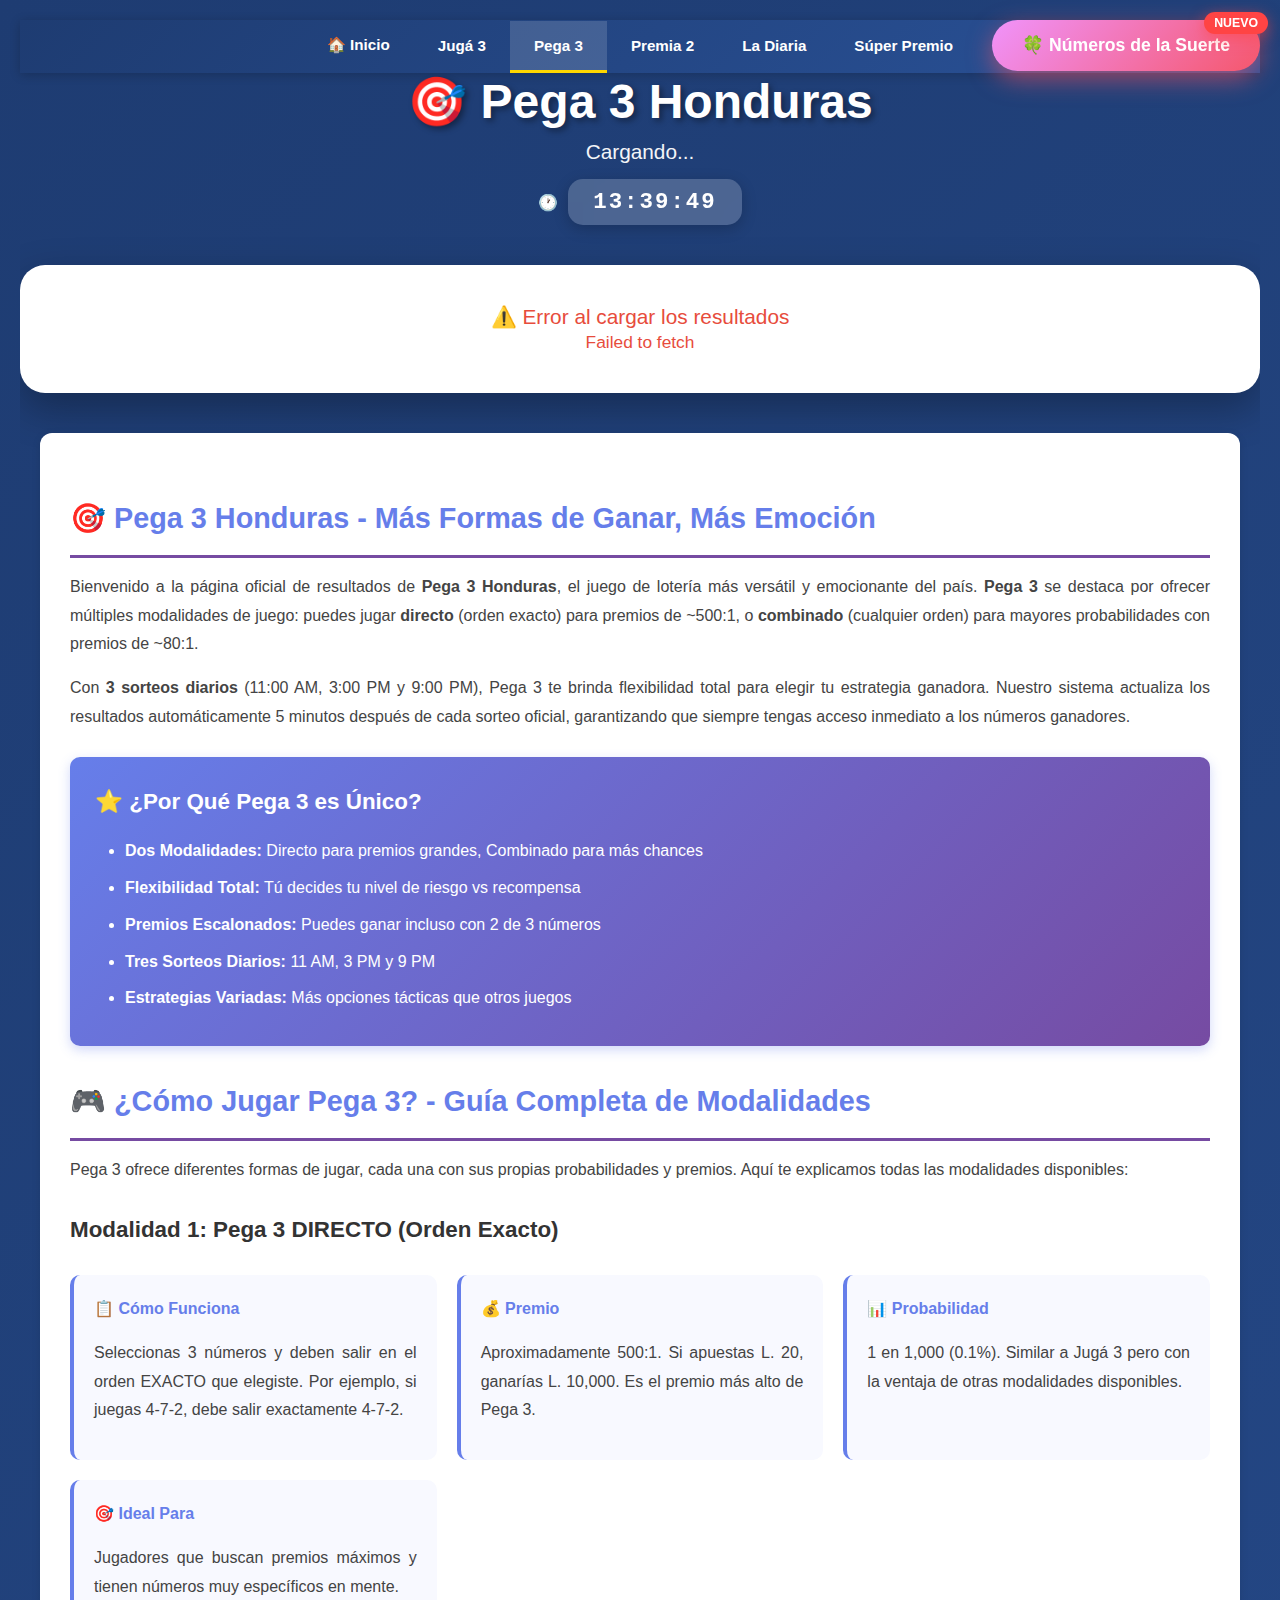
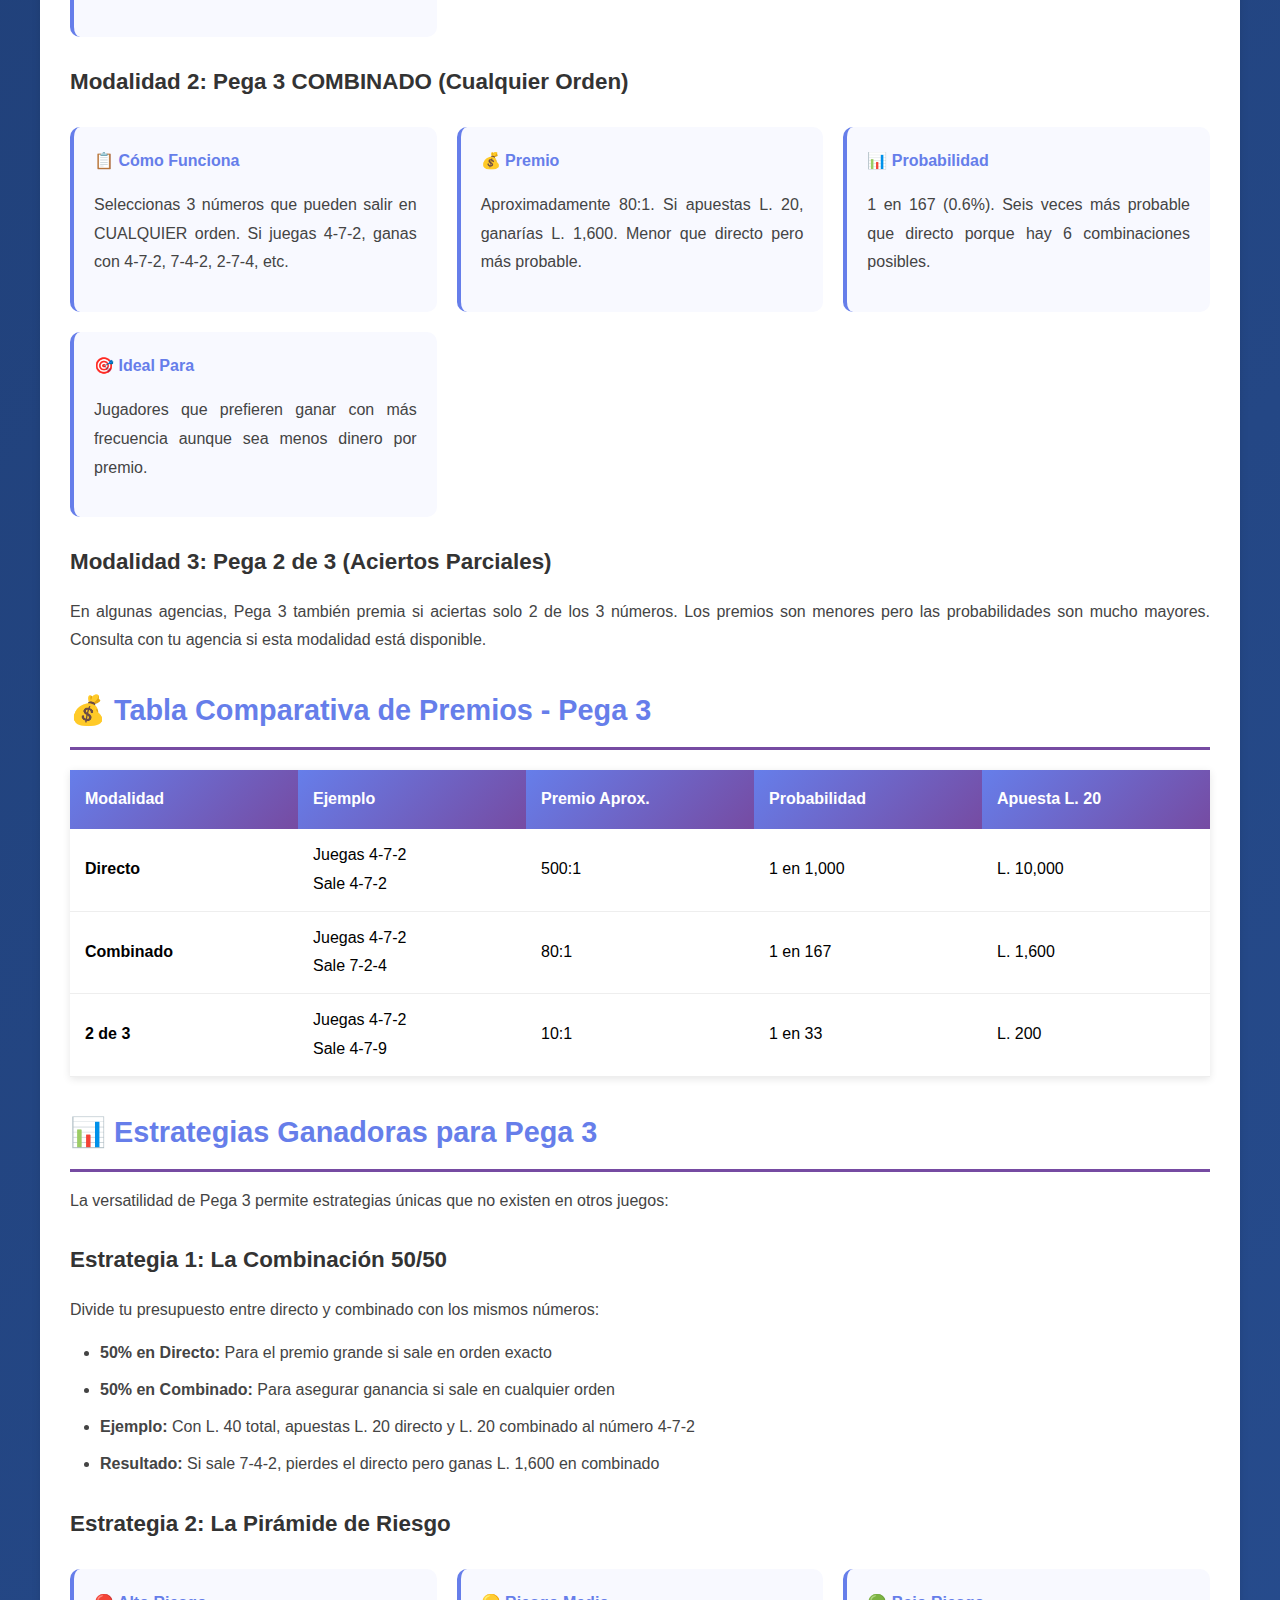
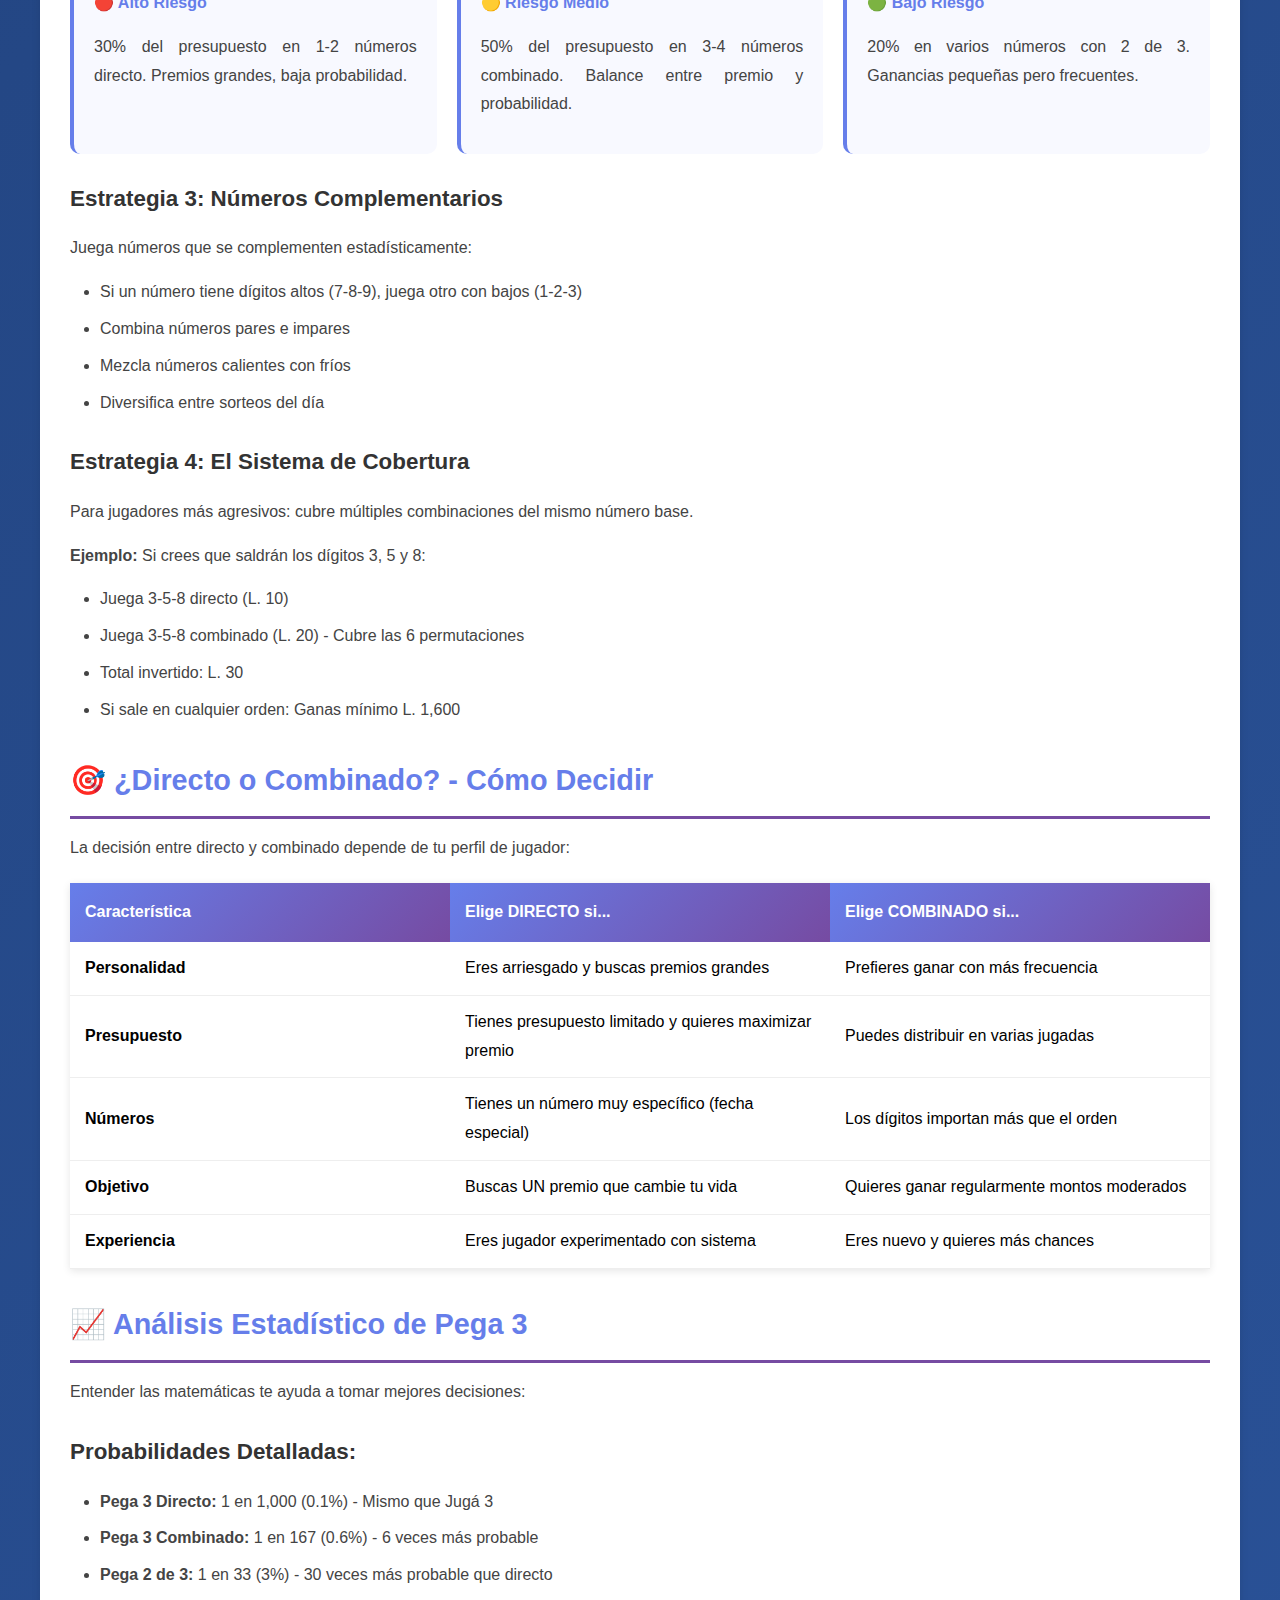
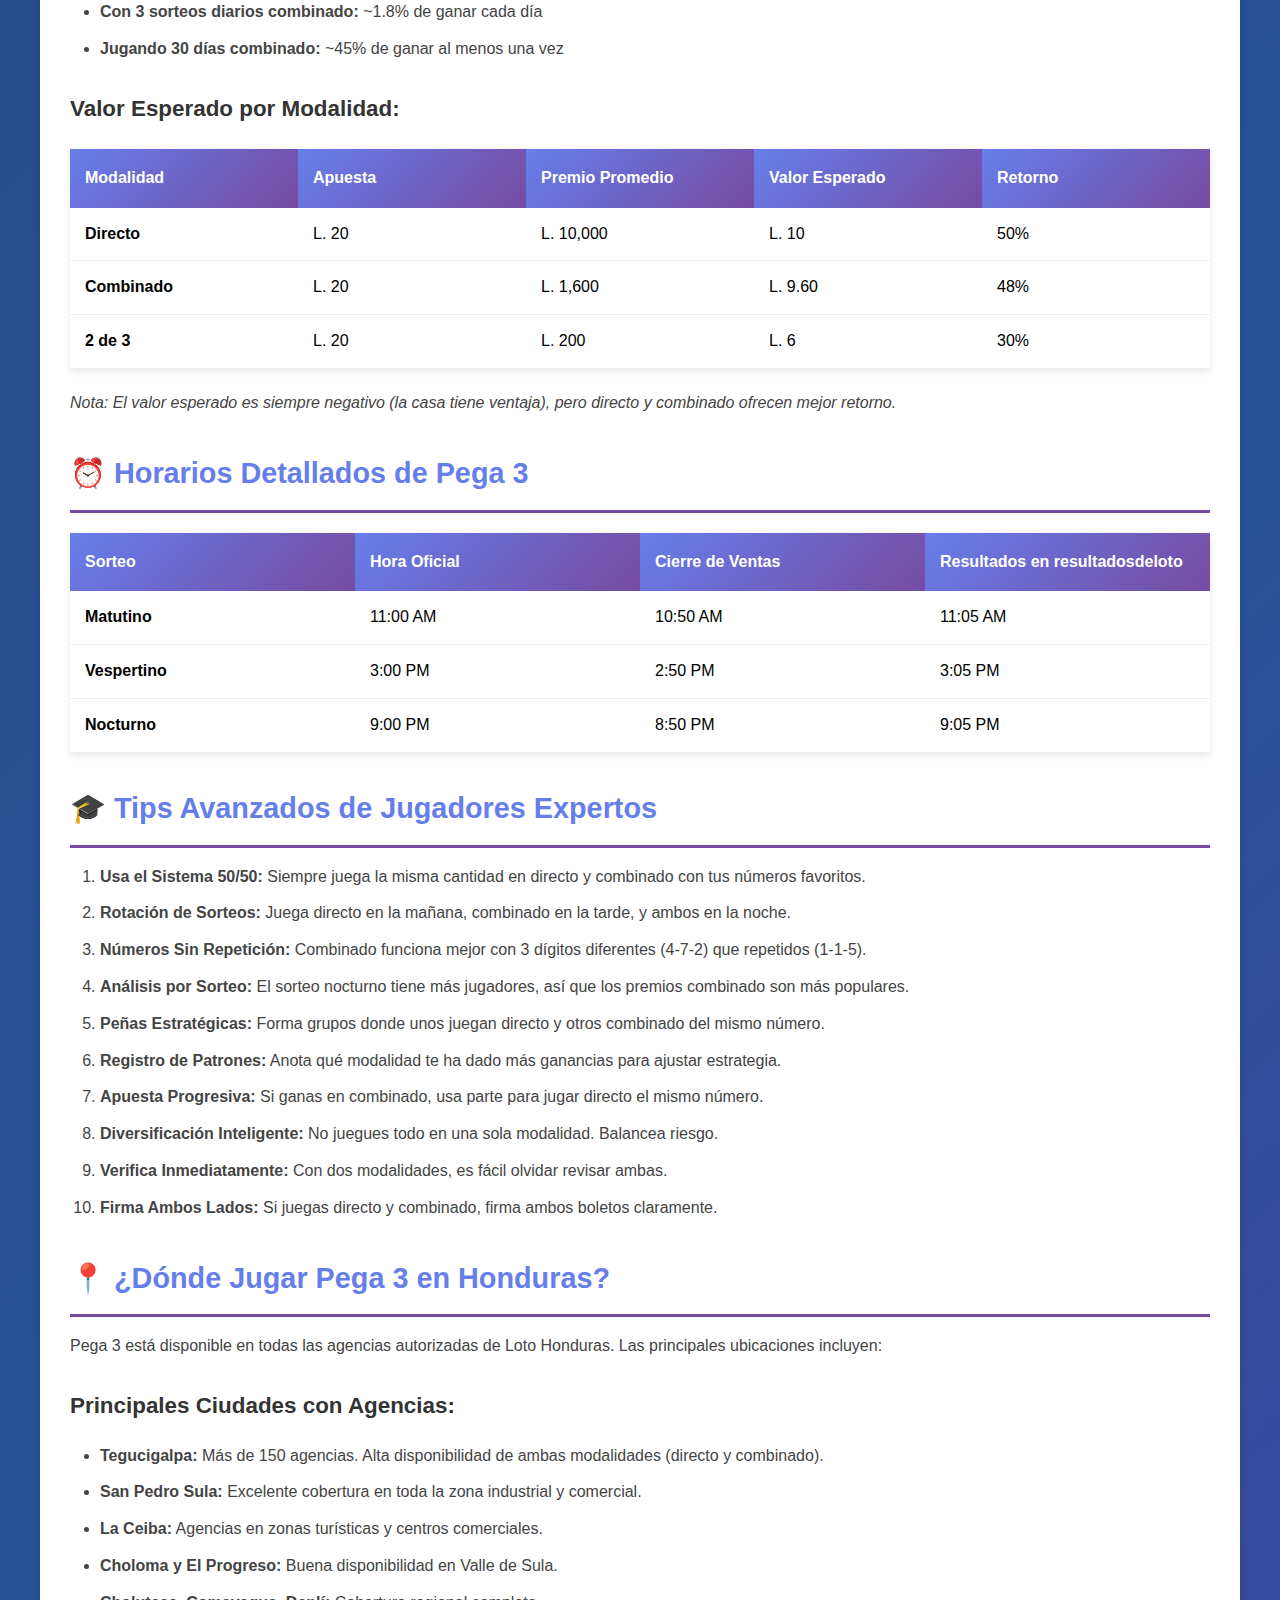
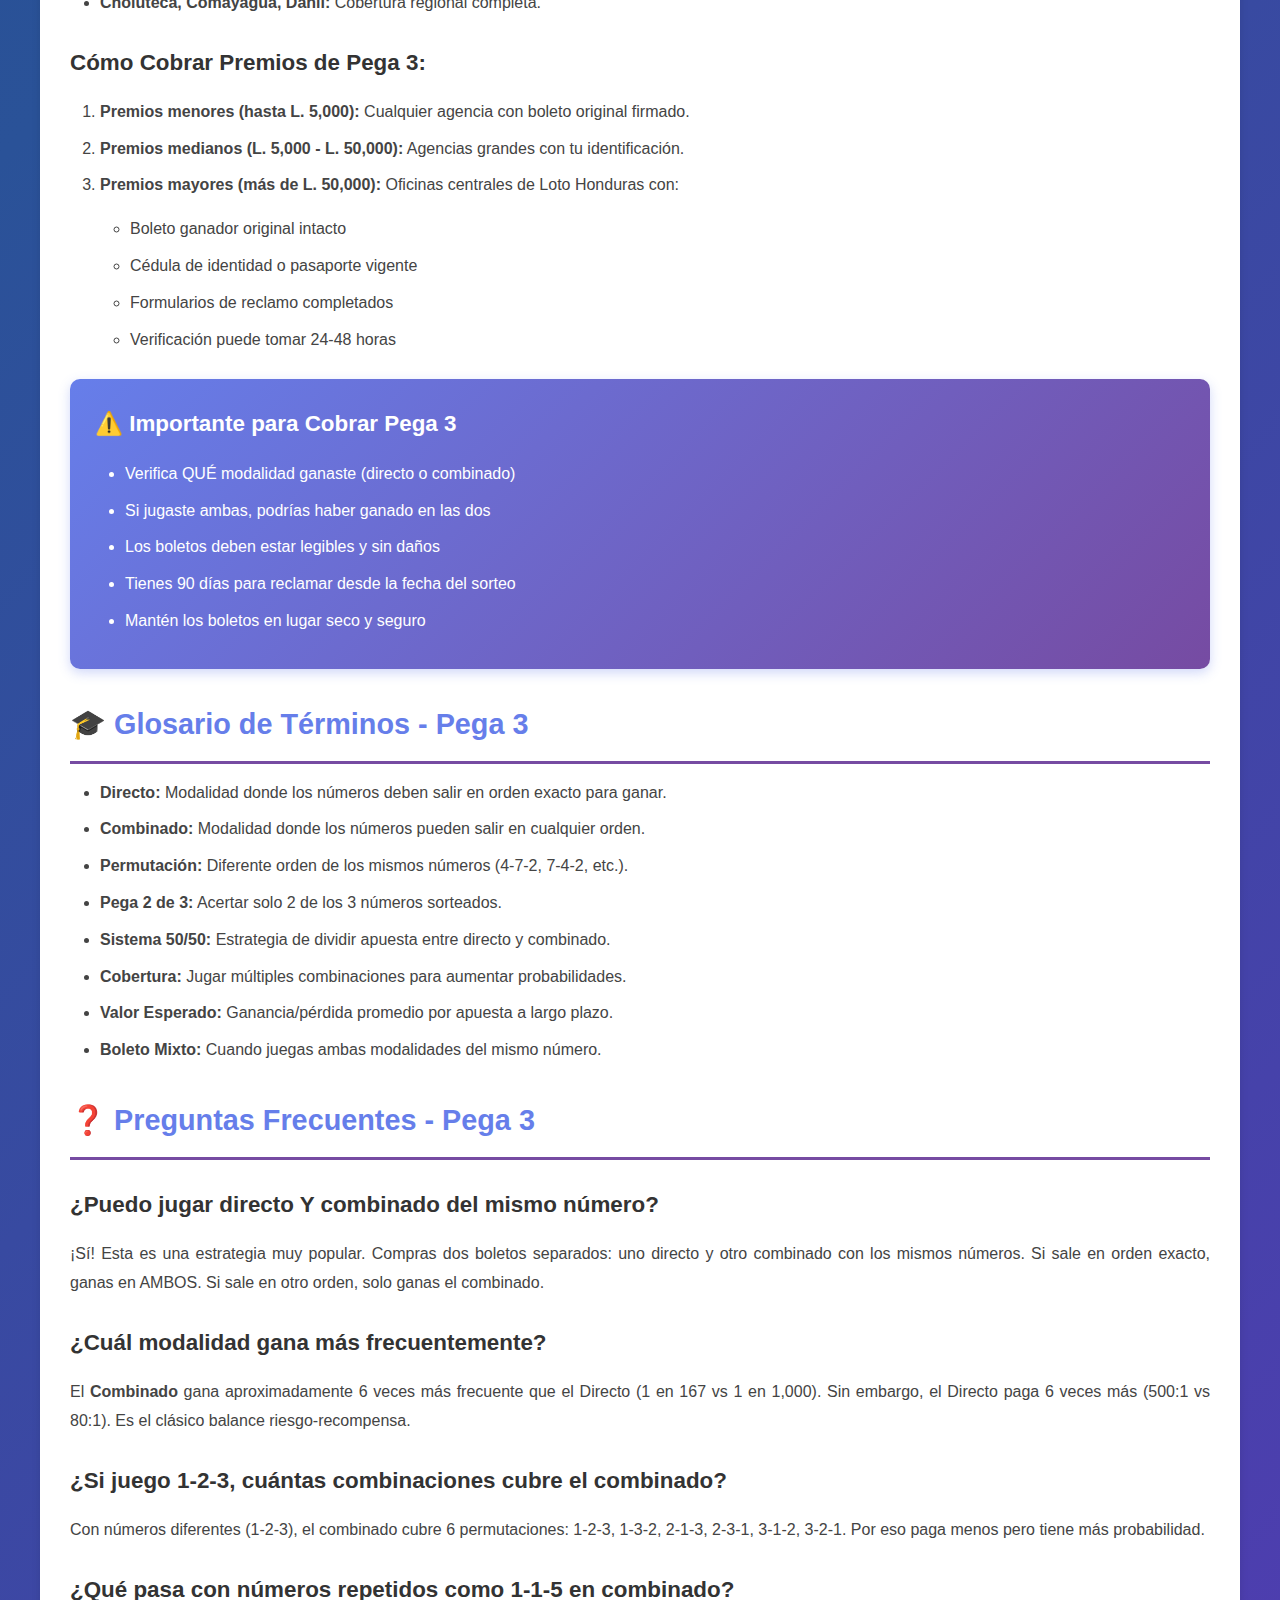
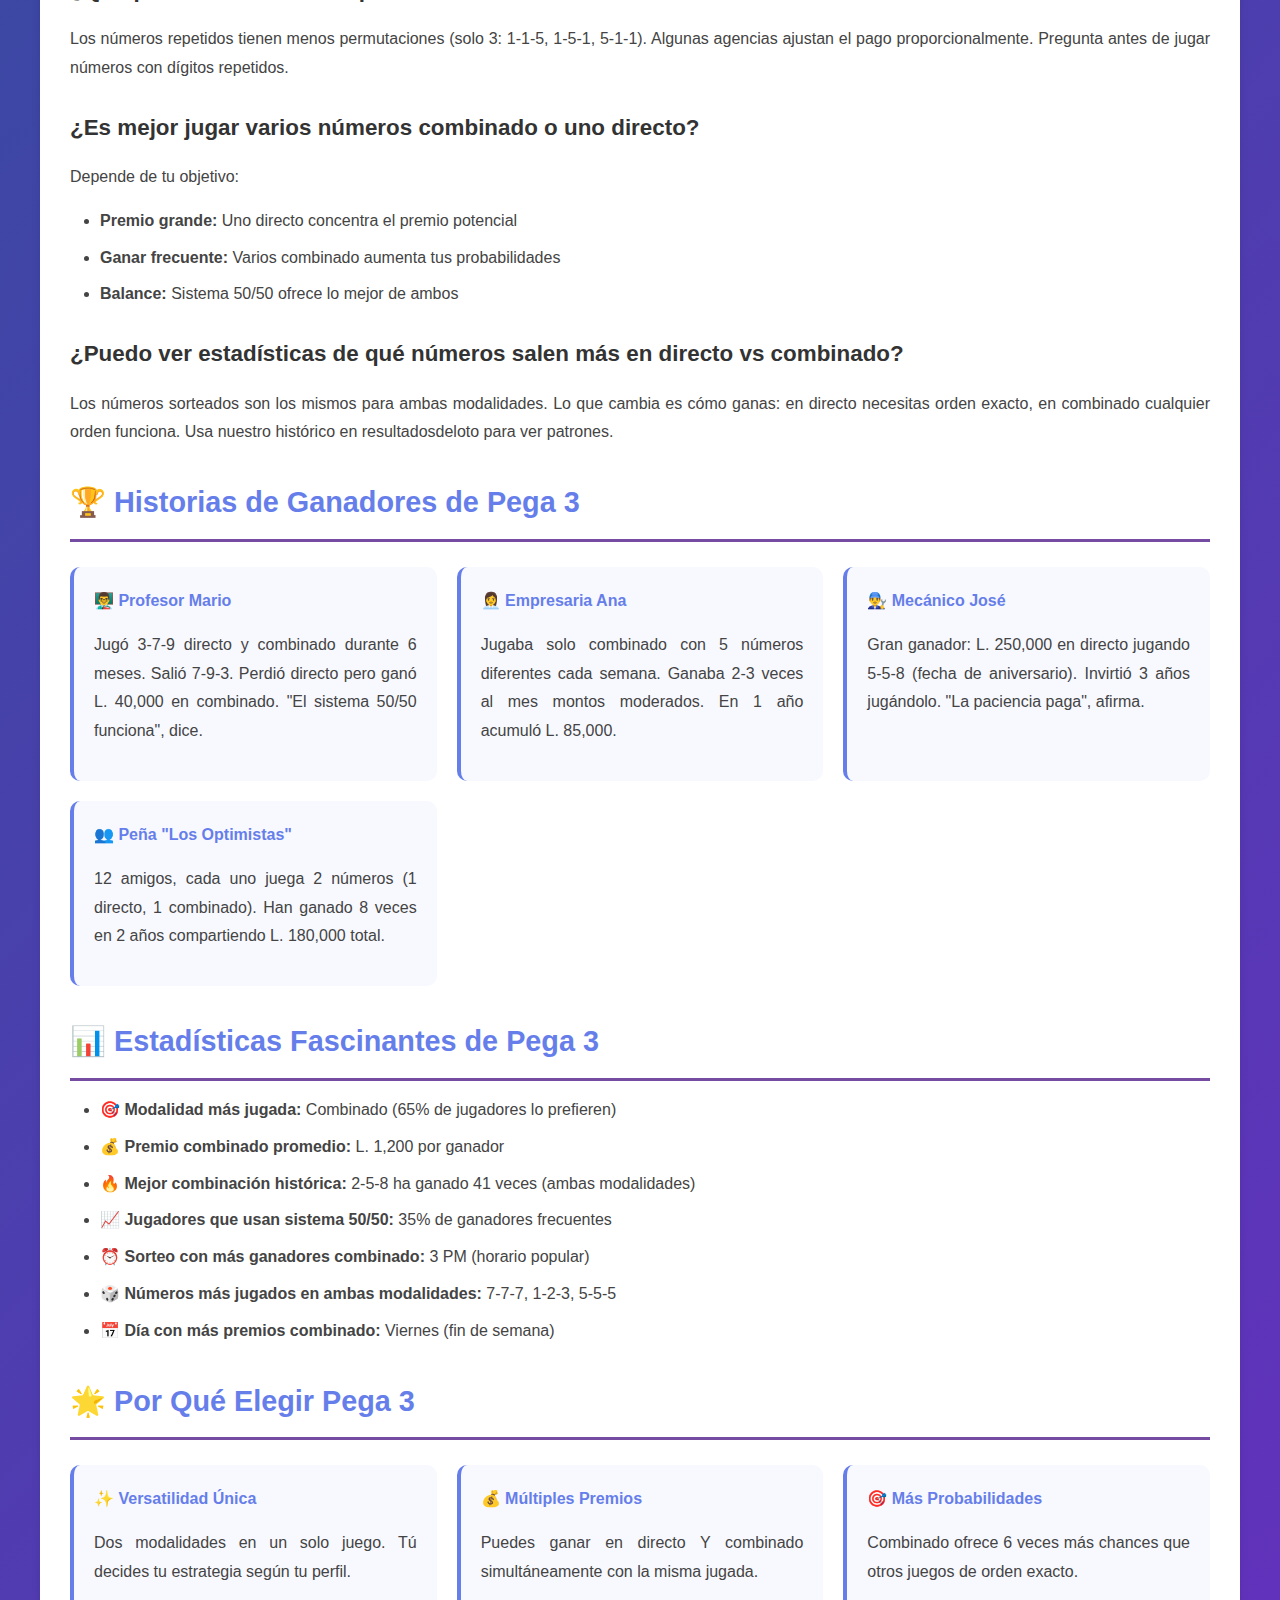
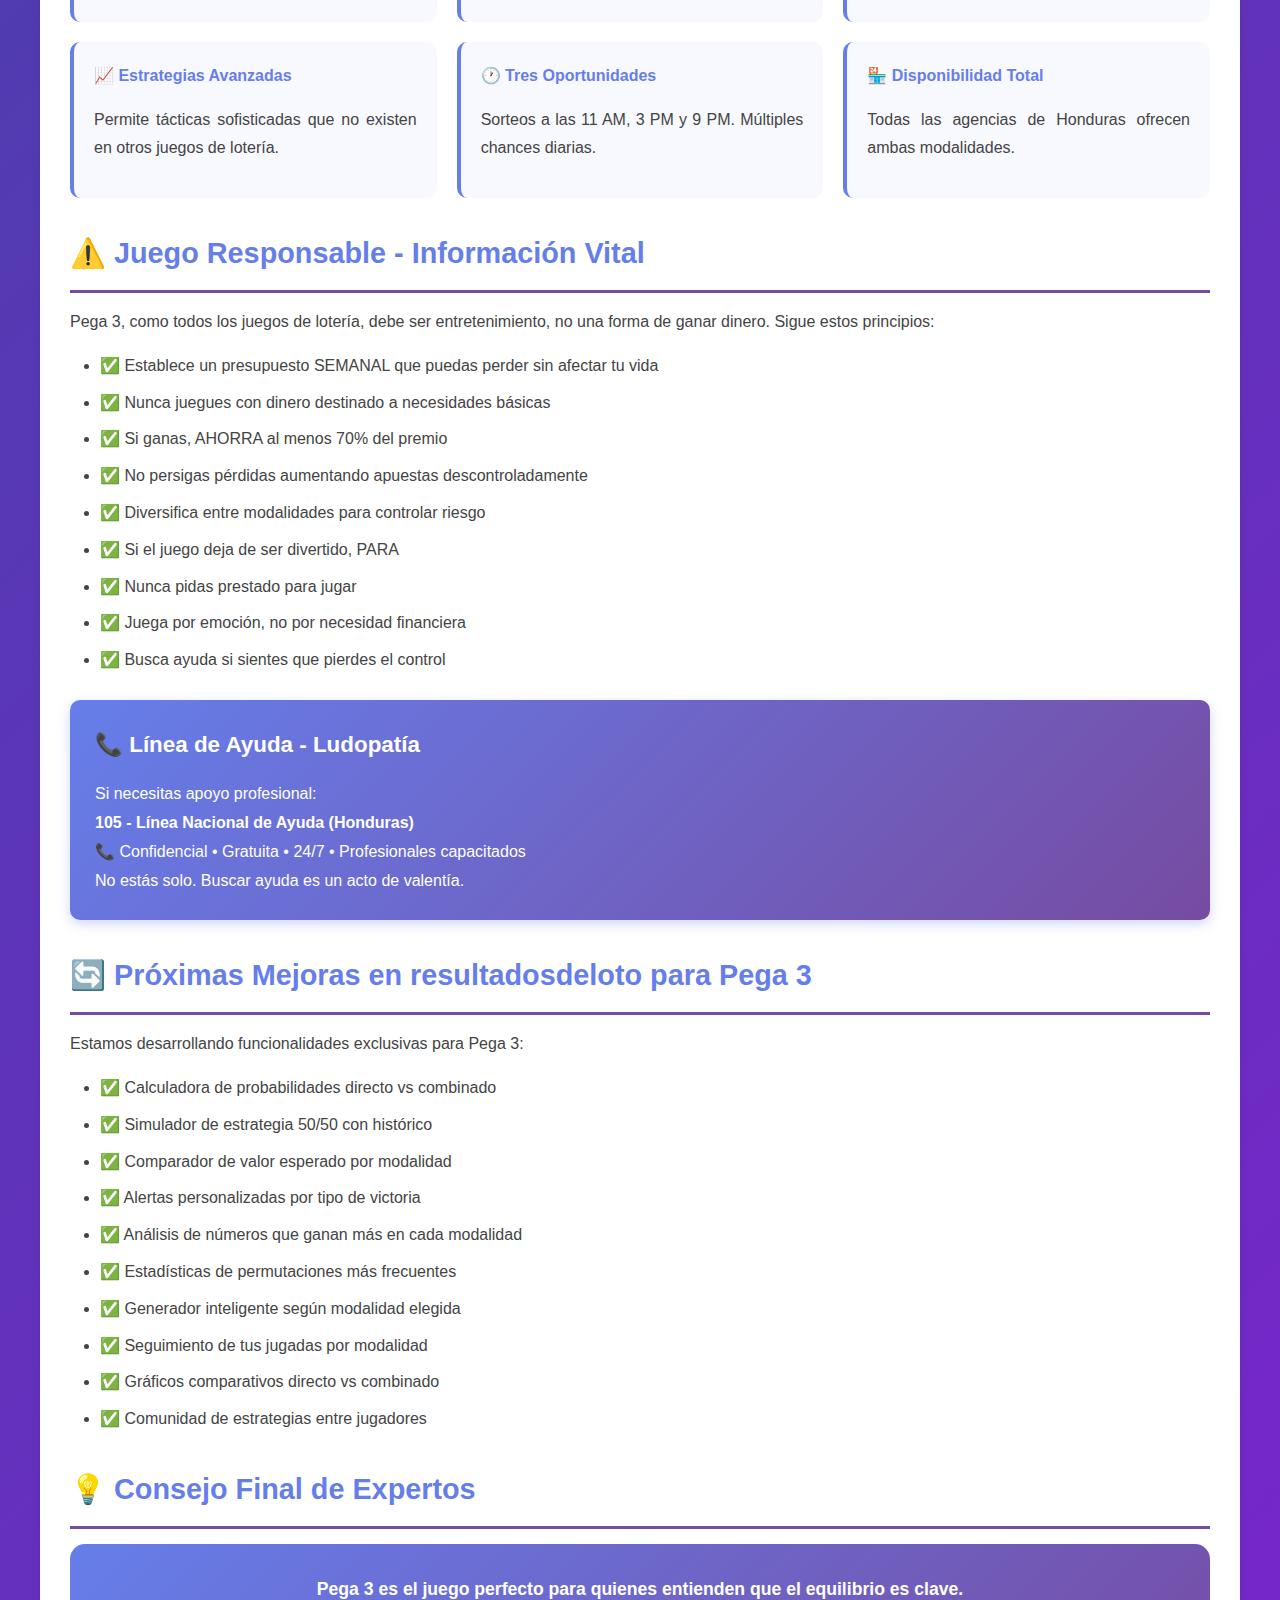
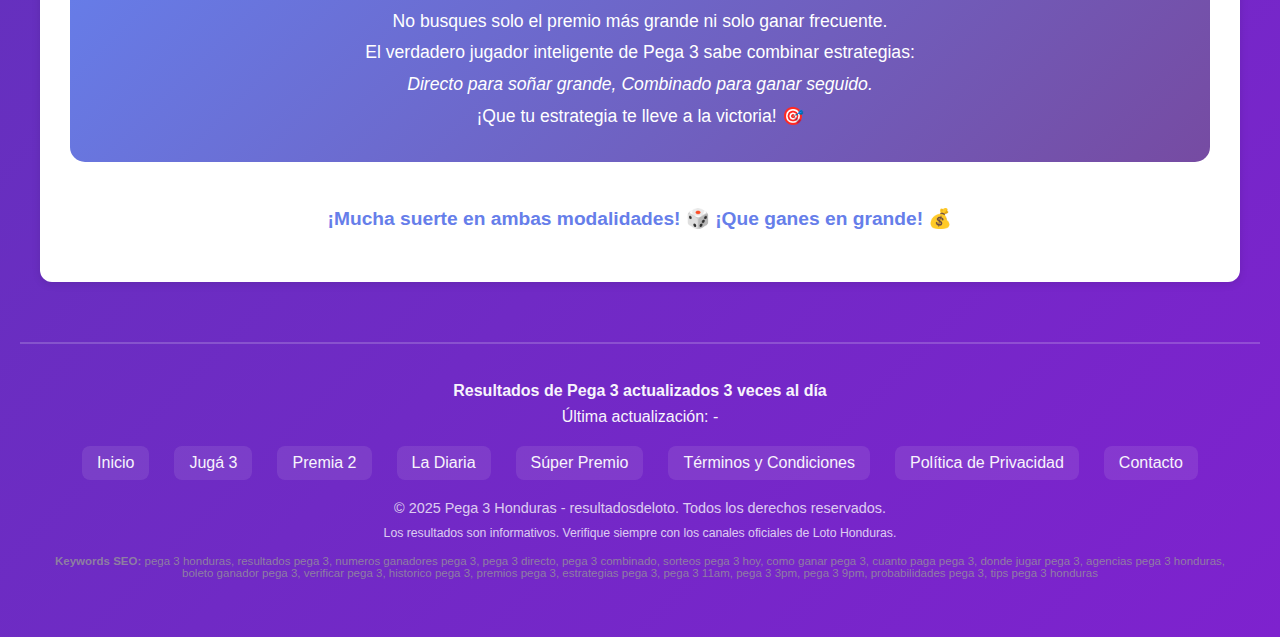
<file: pega-3.html>
<!DOCTYPE html>
<html lang="es-HN">
<head>
    <meta charset="UTF-8">
    <meta name="viewport" content="width=device-width, initial-scale=1.0">
    
    <!-- ============== SEO ULTRA AGRESIVO - PEGA 3 ============== -->
    <title>🏆 PEGA 3 Honduras HOY en VIVO | Resultados Actualizados 11AM 3PM 9PM | Números Ganadores | resultadosdeloto Oficial 2025</title>
    <meta name="description" content="⭐ RESULTADOS OFICIALES Pega 3 Honduras HOY ACTUALIZADOS ✅ Números ganadores directo y combinado ⏰ Sorteos 11AM, 3PM, 9PM | Consulta GRATIS | Histórico completo | Estadísticas | Tips para ganar Pega 3 | resultadosdeloto #1">
    <meta name="keywords" content="pega 3 honduras, resultados pega 3 hoy, pega 3 honduras en vivo, numeros ganadores pega 3, sorteos pega 3 honduras, loteria pega 3, resultados loteria pega 3, pega 3 hn, pega 3 honduras 11am, pega 3 honduras 3pm, pega 3 honduras 9pm, como ganar pega 3, cuanto paga pega 3, donde jugar pega 3, estrategias pega 3, probabilidades pega 3, historico pega 3, premios pega 3, pega 3 directo, pega 3 combinado, pega 3 resultados ayer, pega 3 resultados semana, consultar pega 3, verificar boleto pega 3">
    
    <!-- ============== SEO TÉCNICO AVANZADO ============== -->
    <link rel="canonical" href="https://resultadosdeloto.com/pega-3.html">
    <meta name="author" content="resultadosdeloto - Portal Oficial de Resultados">
    <meta name="robots" content="index, follow, max-image-preview:large, max-snippet:-1, max-video-preview:-1">
    <meta name="googlebot" content="index, follow, max-snippet:-1, max-image-preview:large, max-video-preview:-1">
    <meta name="bingbot" content="index, follow">
    <meta http-equiv="content-language" content="es-HN">
    <meta name="revisit-after" content="1 hour">
    <meta name="rating" content="general">
    <meta name="distribution" content="global">
    <meta name="language" content="Spanish">
    <meta name="coverage" content="Worldwide">
    <meta name="target" content="all">
    <meta name="HandheldFriendly" content="True">
    <meta name="MobileOptimized" content="320">
    
    <!-- ============== GEOLOCALIZACIÓN ============== -->
    <meta name="geo.region" content="HN">
    <meta name="geo.placename" content="Honduras, Tegucigalpa, San Pedro Sula, La Ceiba">
    <meta name="geo.position" content="14.0650;-87.2172">
    <meta name="ICBM" content="14.0650, -87.2172">
    
    <!-- ============== OPEN GRAPH ============== -->
    <meta property="og:type" content="website">
    <meta property="og:site_name" content="resultadosdeloto - Pega 3 Honduras">
    <meta property="og:title" content="🎲 Pega 3 Honduras HOY - Números Ganadores en VIVO">
    <meta property="og:description" content="⭐ RESULTADOS ACTUALIZADOS de Pega 3 Honduras. Juega directo o combinado. Sorteos 11AM, 3PM y 9PM. Consulta GRATIS.">
    <meta property="og:url" content="https://resultadosdeloto.com/pega-3.html">
    <meta property="og:image" content="https://resultadosdeloto.com/favicon.png">
    <meta property="og:locale" content="es_HN">
    
    <!-- ============== TWITTER CARD ============== -->
    <meta name="twitter:card" content="summary_large_image">
    <meta name="twitter:title" content="🎲 Pega 3 Honduras HOY - Números Ganadores">
    <meta name="twitter:description" content="Consulta los números ganadores de Pega 3. Actualización en tiempo real 3 veces al día.">
    <meta name="twitter:image" content="https://resultadosdeloto.com/favicon.png">
    
    <!-- ============== TEMA ============== -->
    <meta name="theme-color" content="#667eea">
    <link rel="icon" type="image/png" href="/favicon.png">
    
    <!-- ============== SCHEMA.ORG JSON-LD ============== -->
    <script type="application/ld+json">
    {
      "@context": "https://schema.org",
      "@type": "WebSite",
      "name": "Pega 3 Honduras - resultadosdeloto",
      "alternateName": ["Pega 3 Honduras", "Resultados Pega 3", "Pega 3 Hoy"],
      "url": "https://resultadosdeloto.com/pega-3.html",
      "description": "Resultados oficiales de Pega 3 Honduras. Números ganadores directo y combinado actualizados en tiempo real 3 veces al día.",
      "inLanguage": "es-HN"
    }
    </script>
    
    <script type="application/ld+json">
    {
      "@context": "https://schema.org",
      "@type": "FAQPage",
      "mainEntity": [
        {
          "@type": "Question",
          "name": "¿Qué es Pega 3 Honduras?",
          "acceptedAnswer": {
            "@type": "Answer",
            "text": "Pega 3 es un juego de lotería versátil donde seleccionas 3 números. Puedes jugar directo (orden exacto) o combinado (cualquier orden). Ofrece diferentes modalidades de juego y premios según cómo aciertes. Se realizan 3 sorteos diarios a las 11 AM, 3 PM y 9 PM."
          }
        },
        {
          "@type": "Question",
          "name": "¿Cuál es la diferencia entre Pega 3 directo y combinado?",
          "acceptedAnswer": {
            "@type": "Answer",
            "text": "Pega 3 DIRECTO requiere acertar los 3 números en el orden exacto sorteado (paga ~500:1). Pega 3 COMBINADO gana si aciertas los 3 números en cualquier orden (paga ~80:1). El combinado tiene más probabilidades pero menor premio."
          }
        },
        {
          "@type": "Question",
          "name": "¿Cuánto paga Pega 3 si gano?",
          "acceptedAnswer": {
            "@type": "Answer",
            "text": "Pega 3 Directo paga aproximadamente 500:1, mientras que Pega 3 Combinado paga aproximadamente 80:1. También hay premios menores por acertar 2 de 3 números en algunas modalidades."
          }
        },
        {
          "@type": "Question",
          "name": "¿Puedo ganar con solo 2 números en Pega 3?",
          "acceptedAnswer": {
            "@type": "Answer",
            "text": "Sí, en algunas modalidades de Pega 3 puedes ganar premios menores acertando solo 2 de los 3 números. Consulta con tu agencia las modalidades disponibles y sus premios."
          }
        }
      ]
    }
    </script>
    
    <!-- ============== ESTILOS ============== -->
    <link rel="stylesheet" href="styles.css">
</head>
<body>
    <!-- ============== CONTENIDO SEO OCULTO PARA CRAWLERS ============== -->
    <div style="position: absolute; left: -9999px; width: 1px; height: 1px; overflow: hidden;" aria-hidden="true">
        <h1>Pega 3 Honduras - Resultados Actualizados en Tiempo Real</h1>
        <h2>Sorteos Diarios Pega 3: 11AM, 3PM, 9PM Honduras</h2>
        <p>Consulta GRATIS los resultados oficiales de Pega 3 Honduras. Números ganadores directo y combinado actualizados automáticamente después de cada sorteo. Portal #1 de Honduras para verificar tu boleto ganador de Pega 3.</p>
        
        <h3>¿Qué es Pega 3 Honduras?</h3>
        <p>Pega 3 es uno de los juegos más populares de la lotería nacional de Honduras. Ofrece flexibilidad única: puedes jugar tus números en orden exacto (directo) para premios mayores, o en cualquier orden (combinado) para más probabilidades de ganar. Es el juego perfecto para quienes buscan opciones versátiles.</p>
        
        <h3>Horarios de Sorteos Pega 3</h3>
        <ul>
            <li>Sorteo Matutino Pega 3: 11:00 AM hora de Honduras - Primer sorteo del día</li>
            <li>Sorteo Vespertino Pega 3: 3:00 PM hora de Honduras - Sorteo de la tarde</li>
            <li>Sorteo Nocturno Pega 3: 9:00 PM hora de Honduras - Sorteo principal del día</li>
        </ul>
        
        <h3>Palabras clave Pega 3</h3>
        <p>pega 3 honduras resultados, numeros ganadores pega 3, sorteos pega 3 hoy, pega 3 directo, pega 3 combinado, como ganar pega 3, cuanto paga pega 3, donde jugar pega 3 honduras, agencias pega 3, boleto ganador pega 3, verificar pega 3, historico pega 3, premios pega 3, estrategias pega 3.</p>
    </div>

    <!-- Navegación -->
    <nav class="main-nav">
        <a href="index.html">🏠 Inicio</a>
        <a href="juga-3.html">Jugá 3</a>
        <a href="pega-3.html" class="active">Pega 3</a>
        <a href="premia-2.html">Premia 2</a>
        <a href="la-diaria.html">La Diaria</a>
        <a href="loto-super-premio.html">Súper Premio</a>
    </nav>

    <!-- Botón de ruleta -->
    <div class="ruleta-container">
        <button class="ruleta-button" onclick="mostrarRuleta()" aria-label="Generar números de la suerte">
            <span class="nuevo-badge">NUEVO</span>
            🍀 Números de la Suerte
        </button>
    </div>

    <!-- Overlay de la ruleta -->
    <div class="ruleta-overlay" id="ruletaOverlay" onclick="cerrarRuleta(event)">
        <div class="ruleta-content" onclick="event.stopPropagation()">
            <button class="ruleta-close" onclick="cerrarRuleta()" aria-label="Cerrar">×</button>
            <h2 class="ruleta-title">🎰 Tus Números de la Suerte</h2>
            <div id="ruletaDisplay">
                <div class="spinning-number">000</div>
                <p style="color: #999; margin-top: 20px;">Haz clic en "Girar" para descubrir tus números</p>
            </div>
            <button class="ruleta-button" onclick="girarRuleta()" style="margin-top: 30px;">🎲 Girar Ruleta</button>
        </div>
    </div>

    <div class="main-layout">
        <!-- Espacio publicitario izquierdo -->
        <aside class="ad-space" aria-label="Espacio publicitario">
            <div>Espacio<br>Publicitario<br>160x600</div>
        </aside>

        <main class="container">
            <header>
                <h1>🎯 Pega 3 Honduras</h1>
                <div class="fecha-actual" id="fechaActual">Cargando...</div>
                <div class="reloj-container">
                    <span aria-hidden="true">🕐</span>
                    <time class="reloj" id="relojHonduras" datetime="">--:--:--</time>
                </div>
            </header>

            <div id="loading" class="loading" role="status" aria-live="polite">
                <div class="spinner" aria-hidden="true"></div>
                <p>Cargando resultados de Pega 3...</p>
            </div>

            <section id="contenido" aria-label="Resultados de Pega 3"></section>

            <!-- ============== CONTENIDO SEO ESPECÍFICO PEGA 3 ============== -->
            <article class="seo-content">
                <h2>🎯 Pega 3 Honduras - Más Formas de Ganar, Más Emoción</h2>
                <p>
                    Bienvenido a la página oficial de resultados de <strong>Pega 3 Honduras</strong>, el juego de lotería más versátil y emocionante del país. <strong>Pega 3</strong> se destaca por ofrecer múltiples modalidades de juego: puedes jugar <strong>directo</strong> (orden exacto) para premios de ~500:1, o <strong>combinado</strong> (cualquier orden) para mayores probabilidades con premios de ~80:1.
                </p>
                <p>
                    Con <strong>3 sorteos diarios</strong> (11:00 AM, 3:00 PM y 9:00 PM), Pega 3 te brinda flexibilidad total para elegir tu estrategia ganadora. Nuestro sistema actualiza los resultados automáticamente 5 minutos después de cada sorteo oficial, garantizando que siempre tengas acceso inmediato a los números ganadores.
                </p>

                <div class="highlight-box">
                    <h3 style="margin-top:0;color:white;">⭐ ¿Por Qué Pega 3 es Único?</h3>
                    <ul style="color:white;margin-bottom:0;">
                        <li><strong>Dos Modalidades:</strong> Directo para premios grandes, Combinado para más chances</li>
                        <li><strong>Flexibilidad Total:</strong> Tú decides tu nivel de riesgo vs recompensa</li>
                        <li><strong>Premios Escalonados:</strong> Puedes ganar incluso con 2 de 3 números</li>
                        <li><strong>Tres Sorteos Diarios:</strong> 11 AM, 3 PM y 9 PM</li>
                        <li><strong>Estrategias Variadas:</strong> Más opciones tácticas que otros juegos</li>
                    </ul>
                </div>

                <h2>🎮 ¿Cómo Jugar Pega 3? - Guía Completa de Modalidades</h2>
                <p>
                    Pega 3 ofrece diferentes formas de jugar, cada una con sus propias probabilidades y premios. Aquí te explicamos todas las modalidades disponibles:
                </p>

                <h3>Modalidad 1: Pega 3 DIRECTO (Orden Exacto)</h3>
                <div class="tips-grid">
                    <div class="tip-card">
                        <h4>📋 Cómo Funciona</h4>
                        <p>Seleccionas 3 números y deben salir en el orden EXACTO que elegiste. Por ejemplo, si juegas 4-7-2, debe salir exactamente 4-7-2.</p>
                    </div>
                    <div class="tip-card">
                        <h4>💰 Premio</h4>
                        <p>Aproximadamente 500:1. Si apuestas L. 20, ganarías L. 10,000. Es el premio más alto de Pega 3.</p>
                    </div>
                    <div class="tip-card">
                        <h4>📊 Probabilidad</h4>
                        <p>1 en 1,000 (0.1%). Similar a Jugá 3 pero con la ventaja de otras modalidades disponibles.</p>
                    </div>
                    <div class="tip-card">
                        <h4>🎯 Ideal Para</h4>
                        <p>Jugadores que buscan premios máximos y tienen números muy específicos en mente.</p>
                    </div>
                </div>

                <h3>Modalidad 2: Pega 3 COMBINADO (Cualquier Orden)</h3>
                <div class="tips-grid">
                    <div class="tip-card">
                        <h4>📋 Cómo Funciona</h4>
                        <p>Seleccionas 3 números que pueden salir en CUALQUIER orden. Si juegas 4-7-2, ganas con 4-7-2, 7-4-2, 2-7-4, etc.</p>
                    </div>
                    <div class="tip-card">
                        <h4>💰 Premio</h4>
                        <p>Aproximadamente 80:1. Si apuestas L. 20, ganarías L. 1,600. Menor que directo pero más probable.</p>
                    </div>
                    <div class="tip-card">
                        <h4>📊 Probabilidad</h4>
                        <p>1 en 167 (0.6%). Seis veces más probable que directo porque hay 6 combinaciones posibles.</p>
                    </div>
                    <div class="tip-card">
                        <h4>🎯 Ideal Para</h4>
                        <p>Jugadores que prefieren ganar con más frecuencia aunque sea menos dinero por premio.</p>
                    </div>
                </div>

                <h3>Modalidad 3: Pega 2 de 3 (Aciertos Parciales)</h3>
                <p>
                    En algunas agencias, Pega 3 también premia si aciertas solo 2 de los 3 números. Los premios son menores pero las probabilidades son mucho mayores. Consulta con tu agencia si esta modalidad está disponible.
                </p>

                <h2>💰 Tabla Comparativa de Premios - Pega 3</h2>
                <table class="stats-table">
                    <thead>
                        <tr>
                            <th>Modalidad</th>
                            <th>Ejemplo</th>
                            <th>Premio Aprox.</th>
                            <th>Probabilidad</th>
                            <th>Apuesta L. 20</th>
                        </tr>
                    </thead>
                    <tbody>
                        <tr>
                            <td><strong>Directo</strong></td>
                            <td>Juegas 4-7-2<br>Sale 4-7-2</td>
                            <td>500:1</td>
                            <td>1 en 1,000</td>
                            <td>L. 10,000</td>
                        </tr>
                        <tr>
                            <td><strong>Combinado</strong></td>
                            <td>Juegas 4-7-2<br>Sale 7-2-4</td>
                            <td>80:1</td>
                            <td>1 en 167</td>
                            <td>L. 1,600</td>
                        </tr>
                        <tr>
                            <td><strong>2 de 3</strong></td>
                            <td>Juegas 4-7-2<br>Sale 4-7-9</td>
                            <td>10:1</td>
                            <td>1 en 33</td>
                            <td>L. 200</td>
                        </tr>
                    </tbody>
                </table>

                <h2>📊 Estrategias Ganadoras para Pega 3</h2>
                <p>
                    La versatilidad de Pega 3 permite estrategias únicas que no existen en otros juegos:
                </p>

                <h3>Estrategia 1: La Combinación 50/50</h3>
                <p>
                    Divide tu presupuesto entre directo y combinado con los mismos números:
                </p>
                <ul>
                    <li><strong>50% en Directo:</strong> Para el premio grande si sale en orden exacto</li>
                    <li><strong>50% en Combinado:</strong> Para asegurar ganancia si sale en cualquier orden</li>
                    <li><strong>Ejemplo:</strong> Con L. 40 total, apuestas L. 20 directo y L. 20 combinado al número 4-7-2</li>
                    <li><strong>Resultado:</strong> Si sale 7-4-2, pierdes el directo pero ganas L. 1,600 en combinado</li>
                </ul>

                <h3>Estrategia 2: La Pirámide de Riesgo</h3>
                <div class="tips-grid">
                    <div class="tip-card">
                        <h4>🔴 Alto Riesgo</h4>
                        <p>30% del presupuesto en 1-2 números directo. Premios grandes, baja probabilidad.</p>
                    </div>
                    <div class="tip-card">
                        <h4>🟡 Riesgo Medio</h4>
                        <p>50% del presupuesto en 3-4 números combinado. Balance entre premio y probabilidad.</p>
                    </div>
                    <div class="tip-card">
                        <h4>🟢 Bajo Riesgo</h4>
                        <p>20% en varios números con 2 de 3. Ganancias pequeñas pero frecuentes.</p>
                    </div>
                </div>

                <h3>Estrategia 3: Números Complementarios</h3>
                <p>
                    Juega números que se complementen estadísticamente:
                </p>
                <ul>
                    <li>Si un número tiene dígitos altos (7-8-9), juega otro con bajos (1-2-3)</li>
                    <li>Combina números pares e impares</li>
                    <li>Mezcla números calientes con fríos</li>
                    <li>Diversifica entre sorteos del día</li>
                </ul>

                <h3>Estrategia 4: El Sistema de Cobertura</h3>
                <p>
                    Para jugadores más agresivos: cubre múltiples combinaciones del mismo número base.
                </p>
                <p>
                    <strong>Ejemplo:</strong> Si crees que saldrán los dígitos 3, 5 y 8:
                </p>
                <ul>
                    <li>Juega 3-5-8 directo (L. 10)</li>
                    <li>Juega 3-5-8 combinado (L. 20) - Cubre las 6 permutaciones</li>
                    <li>Total invertido: L. 30</li>
                    <li>Si sale en cualquier orden: Ganas mínimo L. 1,600</li>
                </ul>

                <h2>🎯 ¿Directo o Combinado? - Cómo Decidir</h2>
                <p>
                    La decisión entre directo y combinado depende de tu perfil de jugador:
                </p>

                <table class="stats-table">
                    <thead>
                        <tr>
                            <th>Característica</th>
                            <th>Elige DIRECTO si...</th>
                            <th>Elige COMBINADO si...</th>
                        </tr>
                    </thead>
                    <tbody>
                        <tr>
                            <td><strong>Personalidad</strong></td>
                            <td>Eres arriesgado y buscas premios grandes</td>
                            <td>Prefieres ganar con más frecuencia</td>
                        </tr>
                        <tr>
                            <td><strong>Presupuesto</strong></td>
                            <td>Tienes presupuesto limitado y quieres maximizar premio</td>
                            <td>Puedes distribuir en varias jugadas</td>
                        </tr>
                        <tr>
                            <td><strong>Números</strong></td>
                            <td>Tienes un número muy específico (fecha especial)</td>
                            <td>Los dígitos importan más que el orden</td>
                        </tr>
                        <tr>
                            <td><strong>Objetivo</strong></td>
                            <td>Buscas UN premio que cambie tu vida</td>
                            <td>Quieres ganar regularmente montos moderados</td>
                        </tr>
                        <tr>
                            <td><strong>Experiencia</strong></td>
                            <td>Eres jugador experimentado con sistema</td>
                            <td>Eres nuevo y quieres más chances</td>
                        </tr>
                    </tbody>
                </table>

                <h2>📈 Análisis Estadístico de Pega 3</h2>
                <p>
                    Entender las matemáticas te ayuda a tomar mejores decisiones:
                </p>

                <h3>Probabilidades Detalladas:</h3>
                <ul>
                    <li><strong>Pega 3 Directo:</strong> 1 en 1,000 (0.1%) - Mismo que Jugá 3</li>
                    <li><strong>Pega 3 Combinado:</strong> 1 en 167 (0.6%) - 6 veces más probable</li>
                    <li><strong>Pega 2 de 3:</strong> 1 en 33 (3%) - 30 veces más probable que directo</li>
                    <li><strong>Con 3 sorteos diarios combinado:</strong> ~1.8% de ganar cada día</li>
                    <li><strong>Jugando 30 días combinado:</strong> ~45% de ganar al menos una vez</li>
                </ul>

                <h3>Valor Esperado por Modalidad:</h3>
                <table class="stats-table">
                    <thead>
                        <tr>
                            <th>Modalidad</th>
                            <th>Apuesta</th>
                            <th>Premio Promedio</th>
                            <th>Valor Esperado</th>
                            <th>Retorno</th>
                        </tr>
                    </thead>
                    <tbody>
                        <tr>
                            <td><strong>Directo</strong></td>
                            <td>L. 20</td>
                            <td>L. 10,000</td>
                            <td>L. 10</td>
                            <td>50%</td>
                        </tr>
                        <tr>
                            <td><strong>Combinado</strong></td>
                            <td>L. 20</td>
                            <td>L. 1,600</td>
                            <td>L. 9.60</td>
                            <td>48%</td>
                        </tr>
                        <tr>
                            <td><strong>2 de 3</strong></td>
                            <td>L. 20</td>
                            <td>L. 200</td>
                            <td>L. 6</td>
                            <td>30%</td>
                        </tr>
                    </tbody>
                </table>
                <p><em>Nota: El valor esperado es siempre negativo (la casa tiene ventaja), pero directo y combinado ofrecen mejor retorno.</em></p>

                <h2>⏰ Horarios Detallados de Pega 3</h2>
                <table class="stats-table">
                    <thead>
                        <tr>
                            <th>Sorteo</th>
                            <th>Hora Oficial</th>
                            <th>Cierre de Ventas</th>
                            <th>Resultados en resultadosdeloto</th>
                        </tr>
                    </thead>
                    <tbody>
                        <tr>
                            <td><strong>Matutino</strong></td>
                            <td>11:00 AM</td>
                            <td>10:50 AM</td>
                            <td>11:05 AM</td>
                        </tr>
                        <tr>
                            <td><strong>Vespertino</strong></td>
                            <td>3:00 PM</td>
                            <td>2:50 PM</td>
                            <td>3:05 PM</td>
                        </tr>
                        <tr>
                            <td><strong>Nocturno</strong></td>
                            <td>9:00 PM</td>
                            <td>8:50 PM</td>
                            <td>9:05 PM</td>
                        </tr>
                    </tbody>
                </table>

                <h2>🎓 Tips Avanzados de Jugadores Expertos</h2>
                <ol>
                    <li><strong>Usa el Sistema 50/50:</strong> Siempre juega la misma cantidad en directo y combinado con tus números favoritos.</li>
                    <li><strong>Rotación de Sorteos:</strong> Juega directo en la mañana, combinado en la tarde, y ambos en la noche.</li>
                    <li><strong>Números Sin Repetición:</strong> Combinado funciona mejor con 3 dígitos diferentes (4-7-2) que repetidos (1-1-5).</li>
                    <li><strong>Análisis por Sorteo:</strong> El sorteo nocturno tiene más jugadores, así que los premios combinado son más populares.</li>
                    <li><strong>Peñas Estratégicas:</strong> Forma grupos donde unos juegan directo y otros combinado del mismo número.</li>
                    <li><strong>Registro de Patrones:</strong> Anota qué modalidad te ha dado más ganancias para ajustar estrategia.</li>
                    <li><strong>Apuesta Progresiva:</strong> Si ganas en combinado, usa parte para jugar directo el mismo número.</li>
                    <li><strong>Diversificación Inteligente:</strong> No juegues todo en una sola modalidad. Balancea riesgo.</li>
                    <li><strong>Verifica Inmediatamente:</strong> Con dos modalidades, es fácil olvidar revisar ambas.</li>
                    <li><strong>Firma Ambos Lados:</strong> Si juegas directo y combinado, firma ambos boletos claramente.</li>
                </ol>

                <h2>📍 ¿Dónde Jugar Pega 3 en Honduras?</h2>
                <p>
                    Pega 3 está disponible en todas las agencias autorizadas de Loto Honduras. Las principales ubicaciones incluyen:
                </p>

                <h3>Principales Ciudades con Agencias:</h3>
                <ul>
                    <li><strong>Tegucigalpa:</strong> Más de 150 agencias. Alta disponibilidad de ambas modalidades (directo y combinado).</li>
                    <li><strong>San Pedro Sula:</strong> Excelente cobertura en toda la zona industrial y comercial.</li>
                    <li><strong>La Ceiba:</strong> Agencias en zonas turísticas y centros comerciales.</li>
                    <li><strong>Choloma y El Progreso:</strong> Buena disponibilidad en Valle de Sula.</li>
                    <li><strong>Choluteca, Comayagua, Danlí:</strong> Cobertura regional completa.</li>
                </ul>

                <h3>Cómo Cobrar Premios de Pega 3:</h3>
                <ol>
                    <li><strong>Premios menores (hasta L. 5,000):</strong> Cualquier agencia con boleto original firmado.</li>
                    <li><strong>Premios medianos (L. 5,000 - L. 50,000):</strong> Agencias grandes con tu identificación.</li>
                    <li><strong>Premios mayores (más de L. 50,000):</strong> Oficinas centrales de Loto Honduras con:
                        <ul>
                            <li>Boleto ganador original intacto</li>
                            <li>Cédula de identidad o pasaporte vigente</li>
                            <li>Formularios de reclamo completados</li>
                            <li>Verificación puede tomar 24-48 horas</li>
                        </ul>
                    </li>
                </ol>

                <div class="highlight-box">
                    <h3 style="margin-top:0;color:white;">⚠️ Importante para Cobrar Pega 3</h3>
                    <ul style="color:white;margin-bottom:0;">
                        <li>Verifica QUÉ modalidad ganaste (directo o combinado)</li>
                        <li>Si jugaste ambas, podrías haber ganado en las dos</li>
                        <li>Los boletos deben estar legibles y sin daños</li>
                        <li>Tienes 90 días para reclamar desde la fecha del sorteo</li>
                        <li>Mantén los boletos en lugar seco y seguro</li>
                    </ul>
                </div>

                <h2>🎓 Glosario de Términos - Pega 3</h2>
                <ul>
                    <li><strong>Directo:</strong> Modalidad donde los números deben salir en orden exacto para ganar.</li>
                    <li><strong>Combinado:</strong> Modalidad donde los números pueden salir en cualquier orden.</li>
                    <li><strong>Permutación:</strong> Diferente orden de los mismos números (4-7-2, 7-4-2, etc.).</li>
                    <li><strong>Pega 2 de 3:</strong> Acertar solo 2 de los 3 números sorteados.</li>
                    <li><strong>Sistema 50/50:</strong> Estrategia de dividir apuesta entre directo y combinado.</li>
                    <li><strong>Cobertura:</strong> Jugar múltiples combinaciones para aumentar probabilidades.</li>
                    <li><strong>Valor Esperado:</strong> Ganancia/pérdida promedio por apuesta a largo plazo.</li>
                    <li><strong>Boleto Mixto:</strong> Cuando juegas ambas modalidades del mismo número.</li>
                </ul>

                <h2>❓ Preguntas Frecuentes - Pega 3</h2>
                
                <h3>¿Puedo jugar directo Y combinado del mismo número?</h3>
                <p>
                    ¡Sí! Esta es una estrategia muy popular. Compras dos boletos separados: uno directo y otro combinado con los mismos números. Si sale en orden exacto, ganas en AMBOS. Si sale en otro orden, solo ganas el combinado.
                </p>

                <h3>¿Cuál modalidad gana más frecuentemente?</h3>
                <p>
                    El <strong>Combinado</strong> gana aproximadamente 6 veces más frecuente que el Directo (1 en 167 vs 1 en 1,000). Sin embargo, el Directo paga 6 veces más (500:1 vs 80:1). Es el clásico balance riesgo-recompensa.
                </p>

                <h3>¿Si juego 1-2-3, cuántas combinaciones cubre el combinado?</h3>
                <p>
                    Con números diferentes (1-2-3), el combinado cubre 6 permutaciones: 1-2-3, 1-3-2, 2-1-3, 2-3-1, 3-1-2, 3-2-1. Por eso paga menos pero tiene más probabilidad.
                </p>

                <h3>¿Qué pasa con números repetidos como 1-1-5 en combinado?</h3>
                <p>
                    Los números repetidos tienen menos permutaciones (solo 3: 1-1-5, 1-5-1, 5-1-1). Algunas agencias ajustan el pago proporcionalmente. Pregunta antes de jugar números con dígitos repetidos.
                </p>

                <h3>¿Es mejor jugar varios números combinado o uno directo?</h3>
                <p>
                    Depende de tu objetivo:
                    <ul>
                        <li><strong>Premio grande:</strong> Uno directo concentra el premio potencial</li>
                        <li><strong>Ganar frecuente:</strong> Varios combinado aumenta tus probabilidades</li>
                        <li><strong>Balance:</strong> Sistema 50/50 ofrece lo mejor de ambos</li>
                    </ul>
                </p>

                <h3>¿Puedo ver estadísticas de qué números salen más en directo vs combinado?</h3>
                <p>
                    Los números sorteados son los mismos para ambas modalidades. Lo que cambia es cómo ganas: en directo necesitas orden exacto, en combinado cualquier orden funciona. Usa nuestro histórico en resultadosdeloto para ver patrones.
                </p>

                <h2>🏆 Historias de Ganadores de Pega 3</h2>
                <div class="tips-grid">
                    <div class="tip-card">
                        <h4>👨‍🏫 Profesor Mario</h4>
                        <p>Jugó 3-7-9 directo y combinado durante 6 meses. Salió 7-9-3. Perdió directo pero ganó L. 40,000 en combinado. "El sistema 50/50 funciona", dice.</p>
                    </div>
                    <div class="tip-card">
                        <h4>👩‍💼 Empresaria Ana</h4>
                        <p>Jugaba solo combinado con 5 números diferentes cada semana. Ganaba 2-3 veces al mes montos moderados. En 1 año acumuló L. 85,000.</p>
                    </div>
                    <div class="tip-card">
                        <h4>👨‍🔧 Mecánico José</h4>
                        <p>Gran ganador: L. 250,000 en directo jugando 5-5-8 (fecha de aniversario). Invirtió 3 años jugándolo. "La paciencia paga", afirma.</p>
                    </div>
                    <div class="tip-card">
                        <h4>👥 Peña "Los Optimistas"</h4>
                        <p>12 amigos, cada uno juega 2 números (1 directo, 1 combinado). Han ganado 8 veces en 2 años compartiendo L. 180,000 total.</p>
                    </div>
                </div>

                <h2>📊 Estadísticas Fascinantes de Pega 3</h2>
                <ul>
                    <li>🎯 <strong>Modalidad más jugada:</strong> Combinado (65% de jugadores lo prefieren)</li>
                    <li>💰 <strong>Premio combinado promedio:</strong> L. 1,200 por ganador</li>
                    <li>🔥 <strong>Mejor combinación histórica:</strong> 2-5-8 ha ganado 41 veces (ambas modalidades)</li>
                    <li>📈 <strong>Jugadores que usan sistema 50/50:</strong> 35% de ganadores frecuentes</li>
                    <li>⏰ <strong>Sorteo con más ganadores combinado:</strong> 3 PM (horario popular)</li>
                    <li>🎲 <strong>Números más jugados en ambas modalidades:</strong> 7-7-7, 1-2-3, 5-5-5</li>
                    <li>📅 <strong>Día con más premios combinado:</strong> Viernes (fin de semana)</li>
                </ul>

                <h2>🌟 Por Qué Elegir Pega 3</h2>
                <div class="tips-grid">
                    <div class="tip-card">
                        <h4>✨ Versatilidad Única</h4>
                        <p>Dos modalidades en un solo juego. Tú decides tu estrategia según tu perfil.</p>
                    </div>
                    <div class="tip-card">
                        <h4>💰 Múltiples Premios</h4>
                        <p>Puedes ganar en directo Y combinado simultáneamente con la misma jugada.</p>
                    </div>
                    <div class="tip-card">
                        <h4>🎯 Más Probabilidades</h4>
                        <p>Combinado ofrece 6 veces más chances que otros juegos de orden exacto.</p>
                    </div>
                    <div class="tip-card">
                        <h4>📈 Estrategias Avanzadas</h4>
                        <p>Permite tácticas sofisticadas que no existen en otros juegos de lotería.</p>
                    </div>
                    <div class="tip-card">
                        <h4>🕐 Tres Oportunidades</h4>
                        <p>Sorteos a las 11 AM, 3 PM y 9 PM. Múltiples chances diarias.</p>
                    </div>
                    <div class="tip-card">
                        <h4>🏪 Disponibilidad Total</h4>
                        <p>Todas las agencias de Honduras ofrecen ambas modalidades.</p>
                    </div>
                </div>

                <h2>⚠️ Juego Responsable - Información Vital</h2>
                <p>
                    Pega 3, como todos los juegos de lotería, debe ser entretenimiento, no una forma de ganar dinero. Sigue estos principios:
                </p>

                <ul>
                    <li>✅ Establece un presupuesto SEMANAL que puedas perder sin afectar tu vida</li>
                    <li>✅ Nunca juegues con dinero destinado a necesidades básicas</li>
                    <li>✅ Si ganas, AHORRA al menos 70% del premio</li>
                    <li>✅ No persigas pérdidas aumentando apuestas descontroladamente</li>
                    <li>✅ Diversifica entre modalidades para controlar riesgo</li>
                    <li>✅ Si el juego deja de ser divertido, PARA</li>
                    <li>✅ Nunca pidas prestado para jugar</li>
                    <li>✅ Juega por emoción, no por necesidad financiera</li>
                    <li>✅ Busca ayuda si sientes que pierdes el control</li>
                </ul>

                <div class="highlight-box">
                    <h3 style="margin-top:0;color:white;">📞 Línea de Ayuda - Ludopatía</h3>
                    <p style="color:white;margin-bottom:0;">
                        Si necesitas apoyo profesional:<br>
                        <strong>105 - Línea Nacional de Ayuda (Honduras)</strong><br>
                        📞 Confidencial • Gratuita • 24/7 • Profesionales capacitados<br>
                        No estás solo. Buscar ayuda es un acto de valentía.
                    </p>
                </div>

                <h2>🔄 Próximas Mejoras en resultadosdeloto para Pega 3</h2>
                <p>
                    Estamos desarrollando funcionalidades exclusivas para Pega 3:
                </p>
                <ul>
                    <li>✅ Calculadora de probabilidades directo vs combinado</li>
                    <li>✅ Simulador de estrategia 50/50 con histórico</li>
                    <li>✅ Comparador de valor esperado por modalidad</li>
                    <li>✅ Alertas personalizadas por tipo de victoria</li>
                    <li>✅ Análisis de números que ganan más en cada modalidad</li>
                    <li>✅ Estadísticas de permutaciones más frecuentes</li>
                    <li>✅ Generador inteligente según modalidad elegida</li>
                    <li>✅ Seguimiento de tus jugadas por modalidad</li>
                    <li>✅ Gráficos comparativos directo vs combinado</li>
                    <li>✅ Comunidad de estrategias entre jugadores</li>
                </ul>

                <h2>💡 Consejo Final de Expertos</h2>
                <p style="text-align: center; padding: 30px; background: linear-gradient(135deg, #667eea 0%, #764ba2 100%); border-radius: 15px; color: white; font-size: 1.1em;">
                    <strong>Pega 3 es el juego perfecto para quienes entienden que el equilibrio es clave.</strong><br>
                    No busques solo el premio más grande ni solo ganar frecuente.<br>
                    El verdadero jugador inteligente de Pega 3 sabe combinar estrategias:<br>
                    <em>Directo para soñar grande, Combinado para ganar seguido.</em><br>
                    ¡Que tu estrategia te lleve a la victoria! 🎯
                </p>

                <p style="text-align: center; margin-top: 40px; font-size: 1.2em; color: #667eea;">
                    <strong>¡Mucha suerte en ambas modalidades! 🎲 ¡Que ganes en grande! 💰</strong>
                </p>
            </article>

            <footer>
                <p><strong>Resultados de Pega 3 actualizados 3 veces al día</strong></p>
                <p>Última actualización: <time id="ultimaActualizacion">-</time></p>
                
                <nav class="footer-links" aria-label="Enlaces del sitio">
                    <a href="index.html">Inicio</a>
                    <a href="juga-3.html">Jugá 3</a>
                    <a href="premia-2.html">Premia 2</a>
                    <a href="la-diaria.html">La Diaria</a>
                    <a href="loto-super-premio.html">Súper Premio</a>
                    <a href="terminos.html">Términos y Condiciones</a>
                    <a href="privacidad.html">Política de Privacidad</a>
                    <a href="contacto.html">Contacto</a>
                </nav>
                
                <div class="footer-copyright">
                    <p>&copy; 2025 Pega 3 Honduras - resultadosdeloto. Todos los derechos reservados.</p>
                    <p style="font-size: 0.85em; margin-top: 10px;">
                        Los resultados son informativos. Verifique siempre con los canales oficiales de Loto Honduras.
                    </p>
                    <p style="font-size: 0.8em; margin-top: 15px; color: #999;">
                        <strong>Keywords SEO:</strong> pega 3 honduras, resultados pega 3, numeros ganadores pega 3, pega 3 directo, pega 3 combinado, sorteos pega 3 hoy, como ganar pega 3, cuanto paga pega 3, donde jugar pega 3, agencias pega 3 honduras, boleto ganador pega 3, verificar pega 3, historico pega 3, premios pega 3, estrategias pega 3, pega 3 11am, pega 3 3pm, pega 3 9pm, probabilidades pega 3, tips pega 3 honduras
                    </p>
                </div>
            </footer>
        </main>

        <!-- Espacio publicitario derecho -->
        <aside class="ad-space" aria-label="Espacio publicitario">
            <div>Espacio<br>Publicitario<br>160x600</div>
        </aside>
    </div>

    <!-- ============== JAVASCRIPT ============== -->
    <script src="main.js"></script>
</body>
</html>
</file>
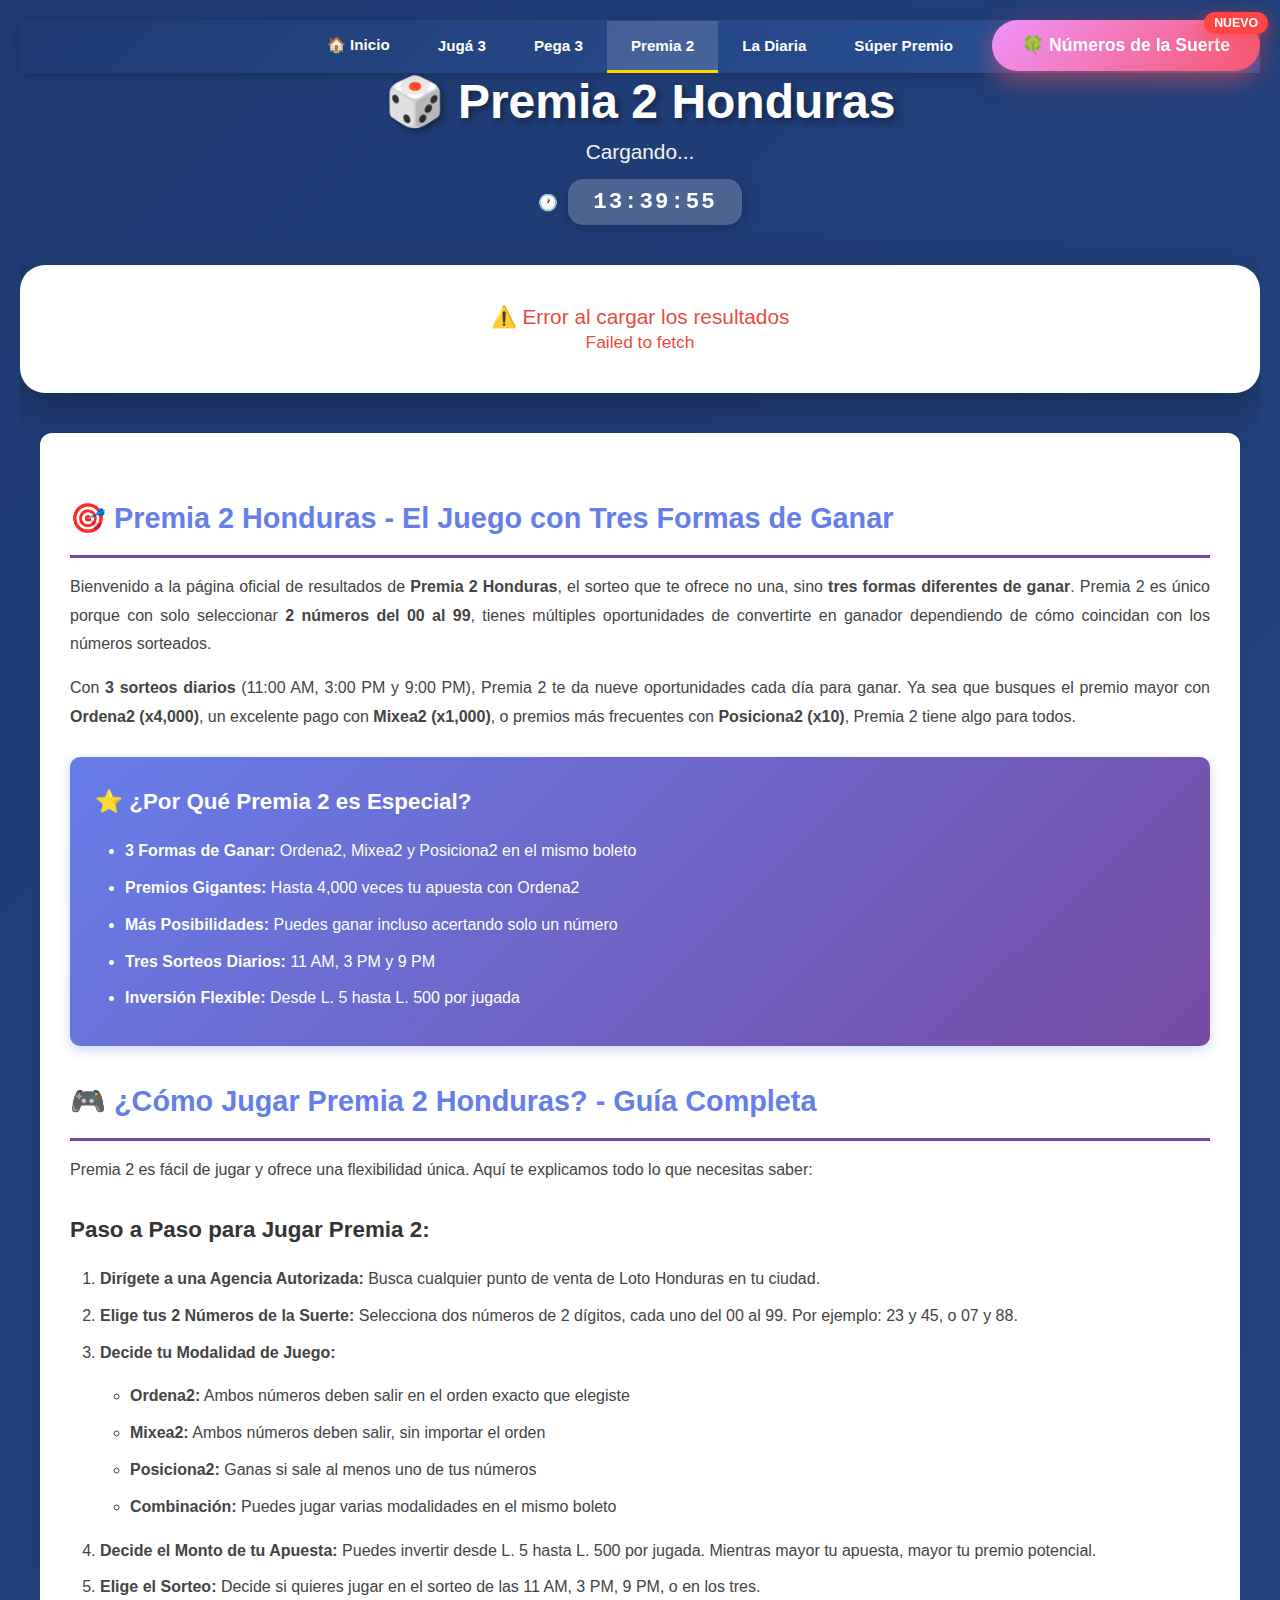
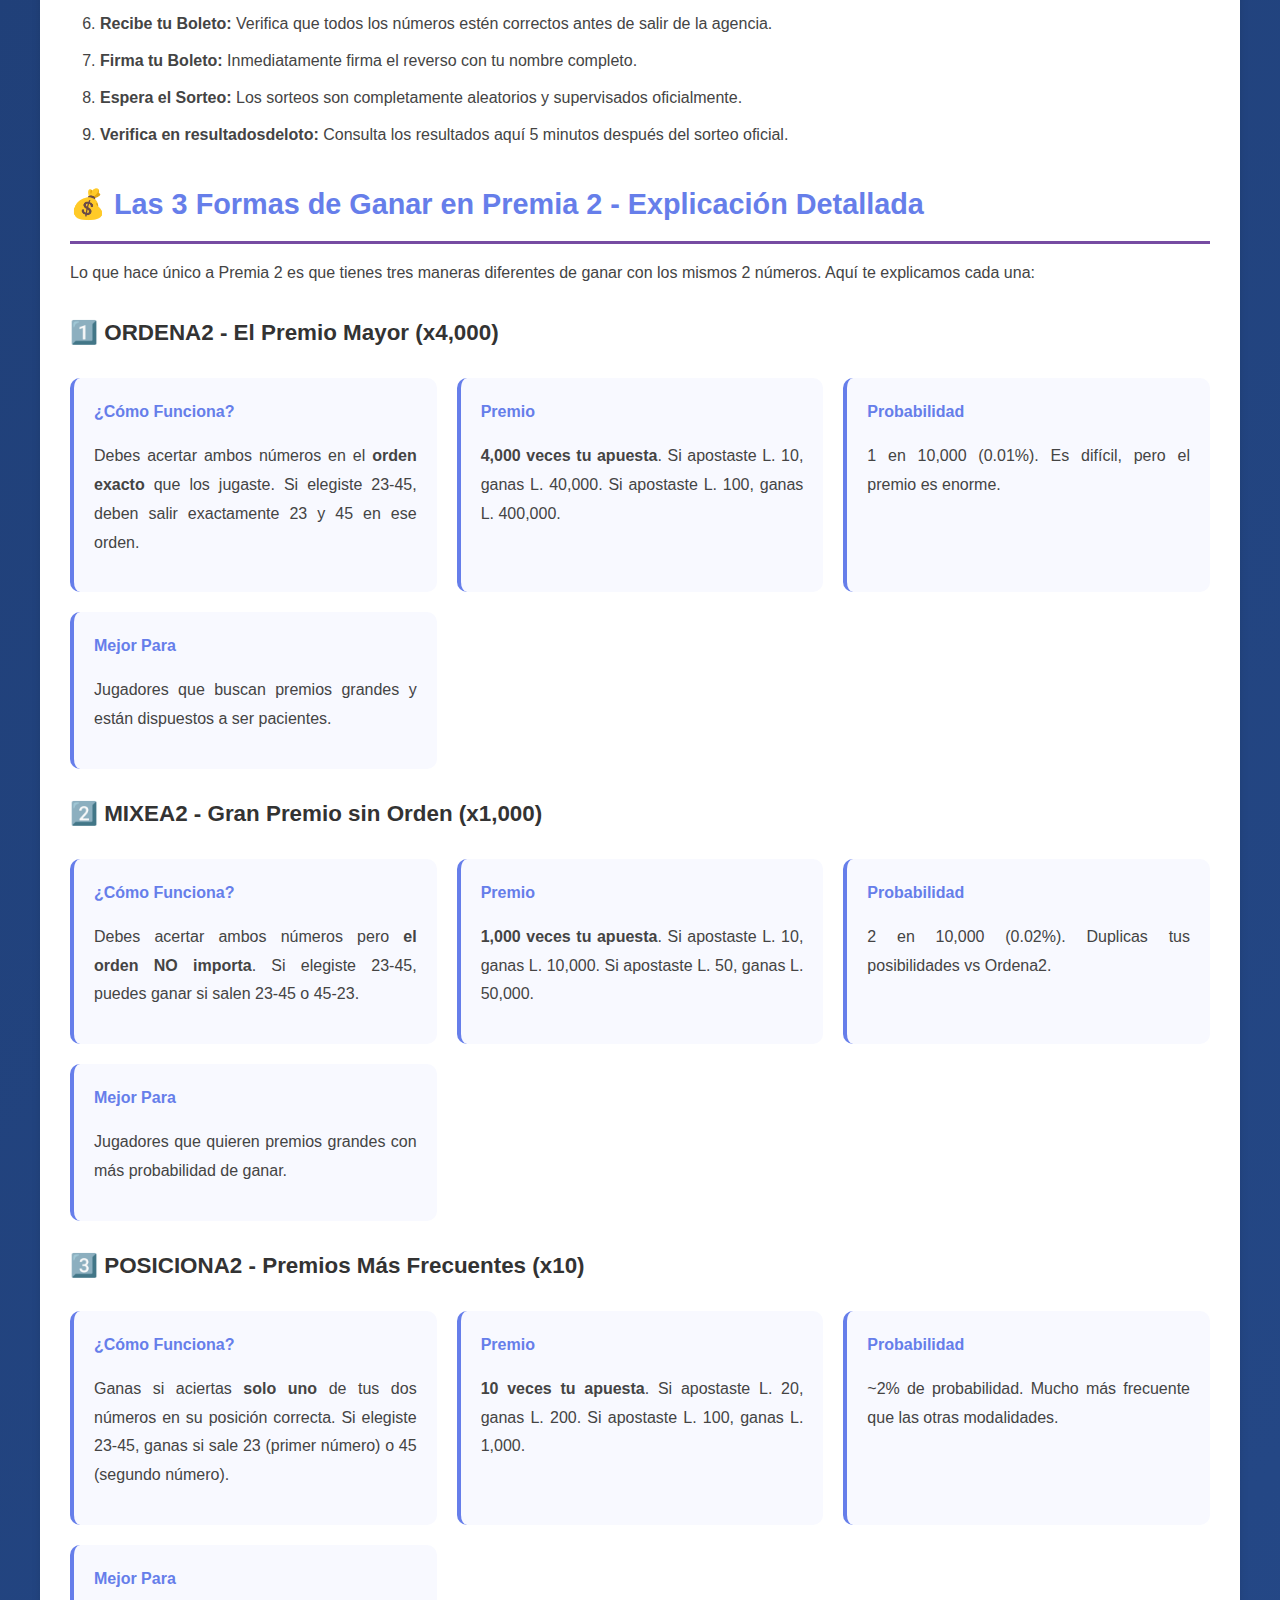
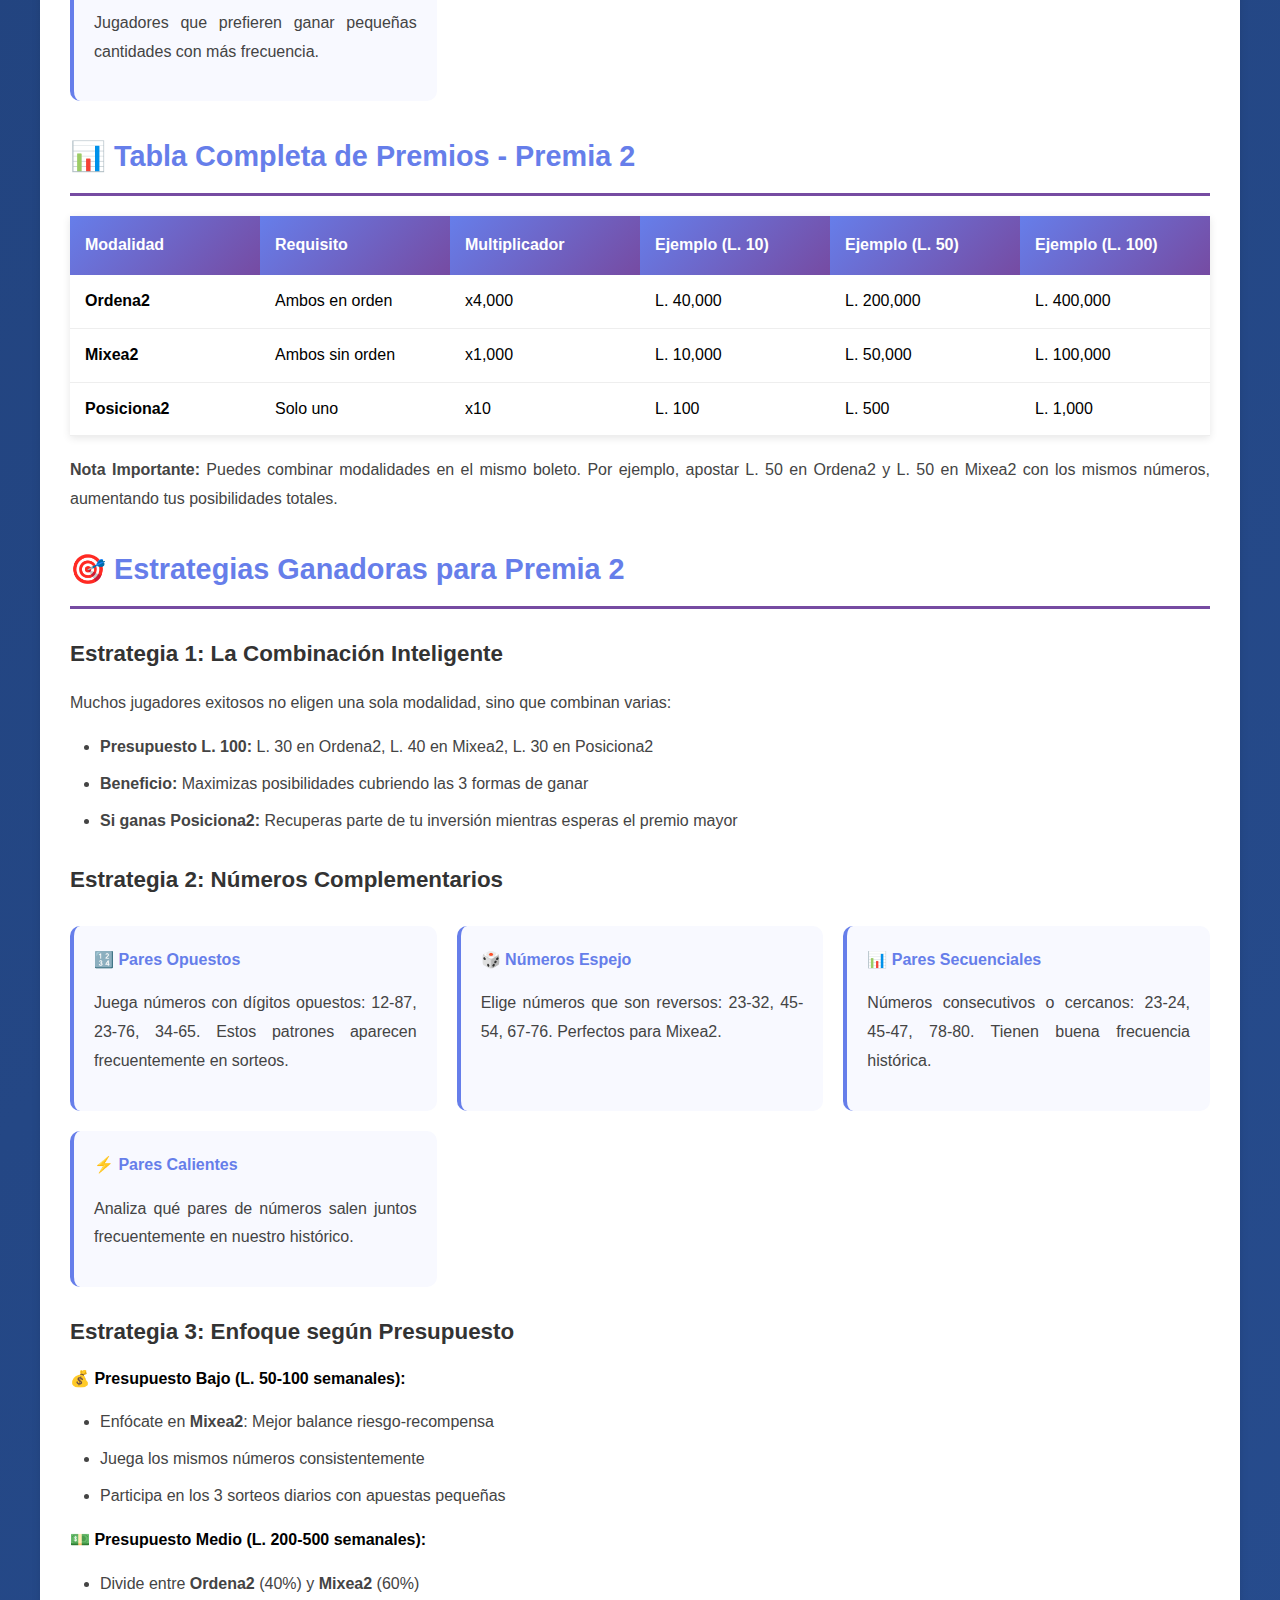
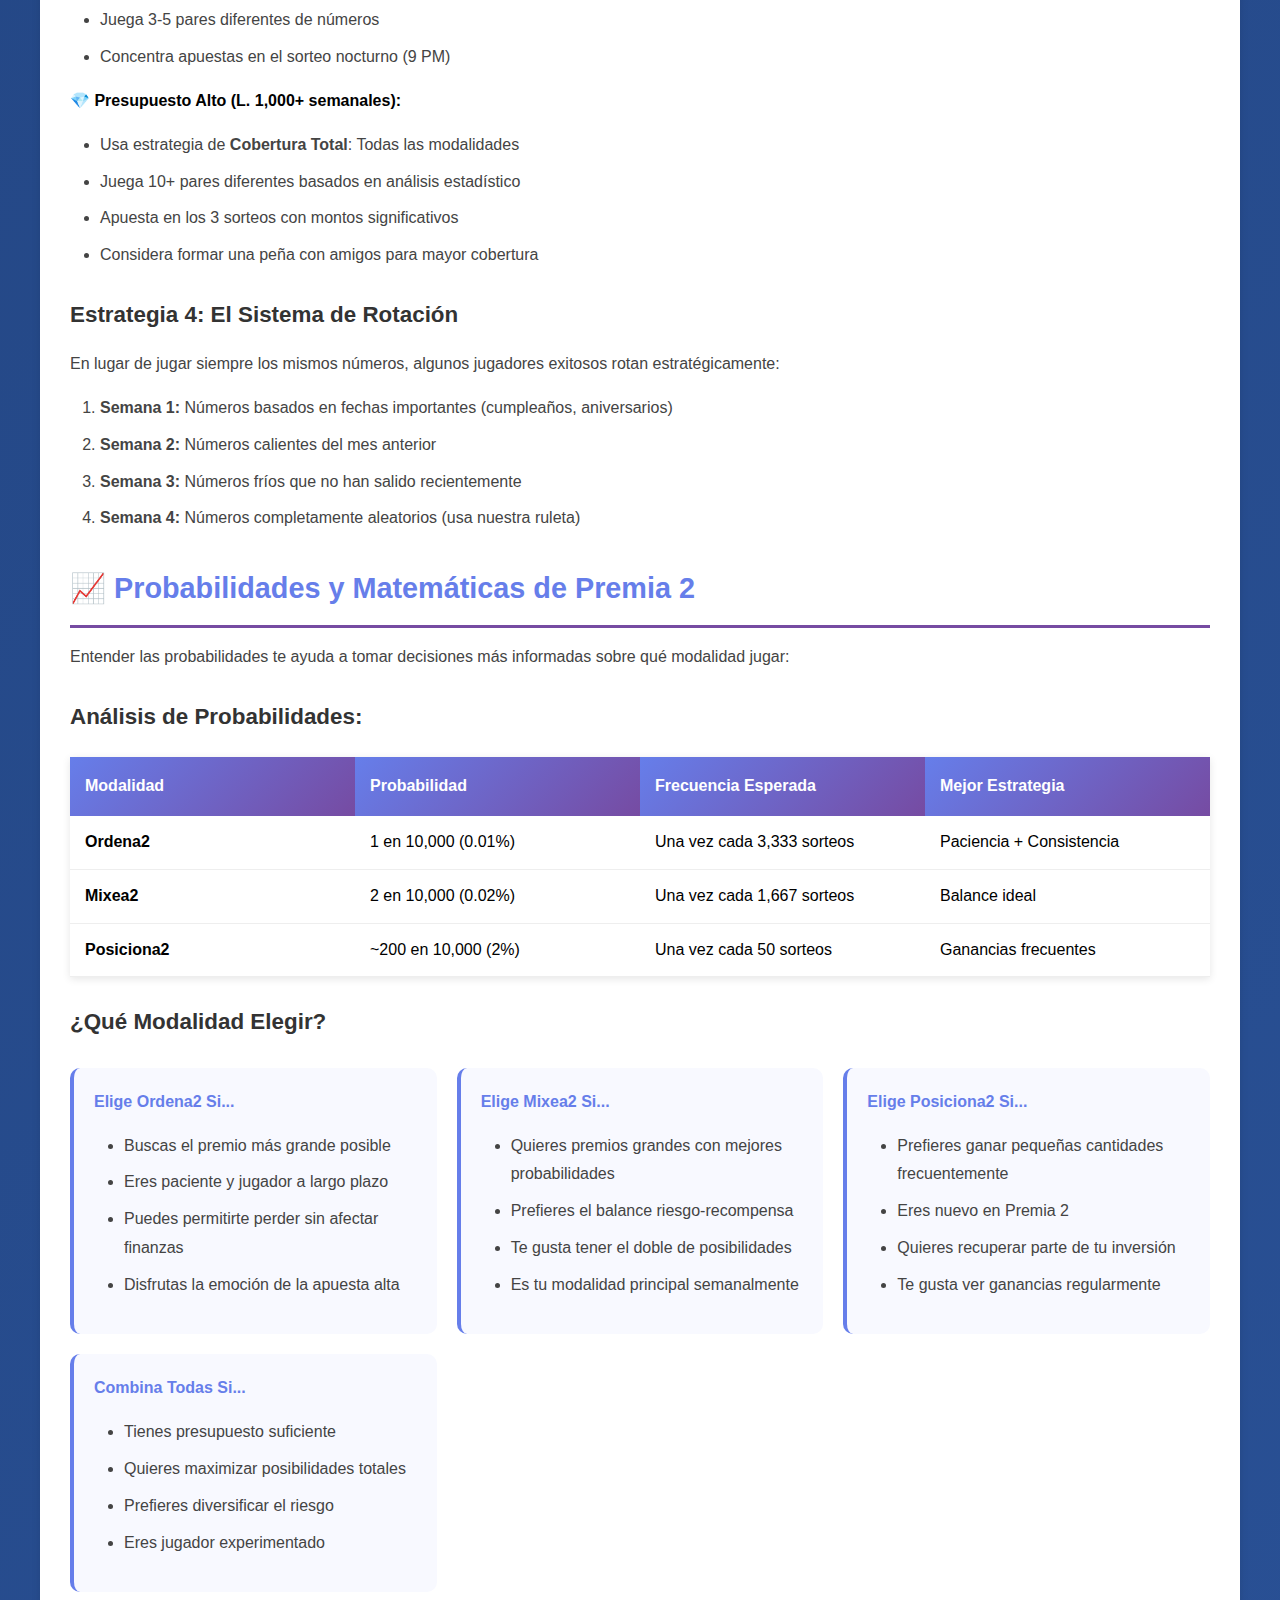
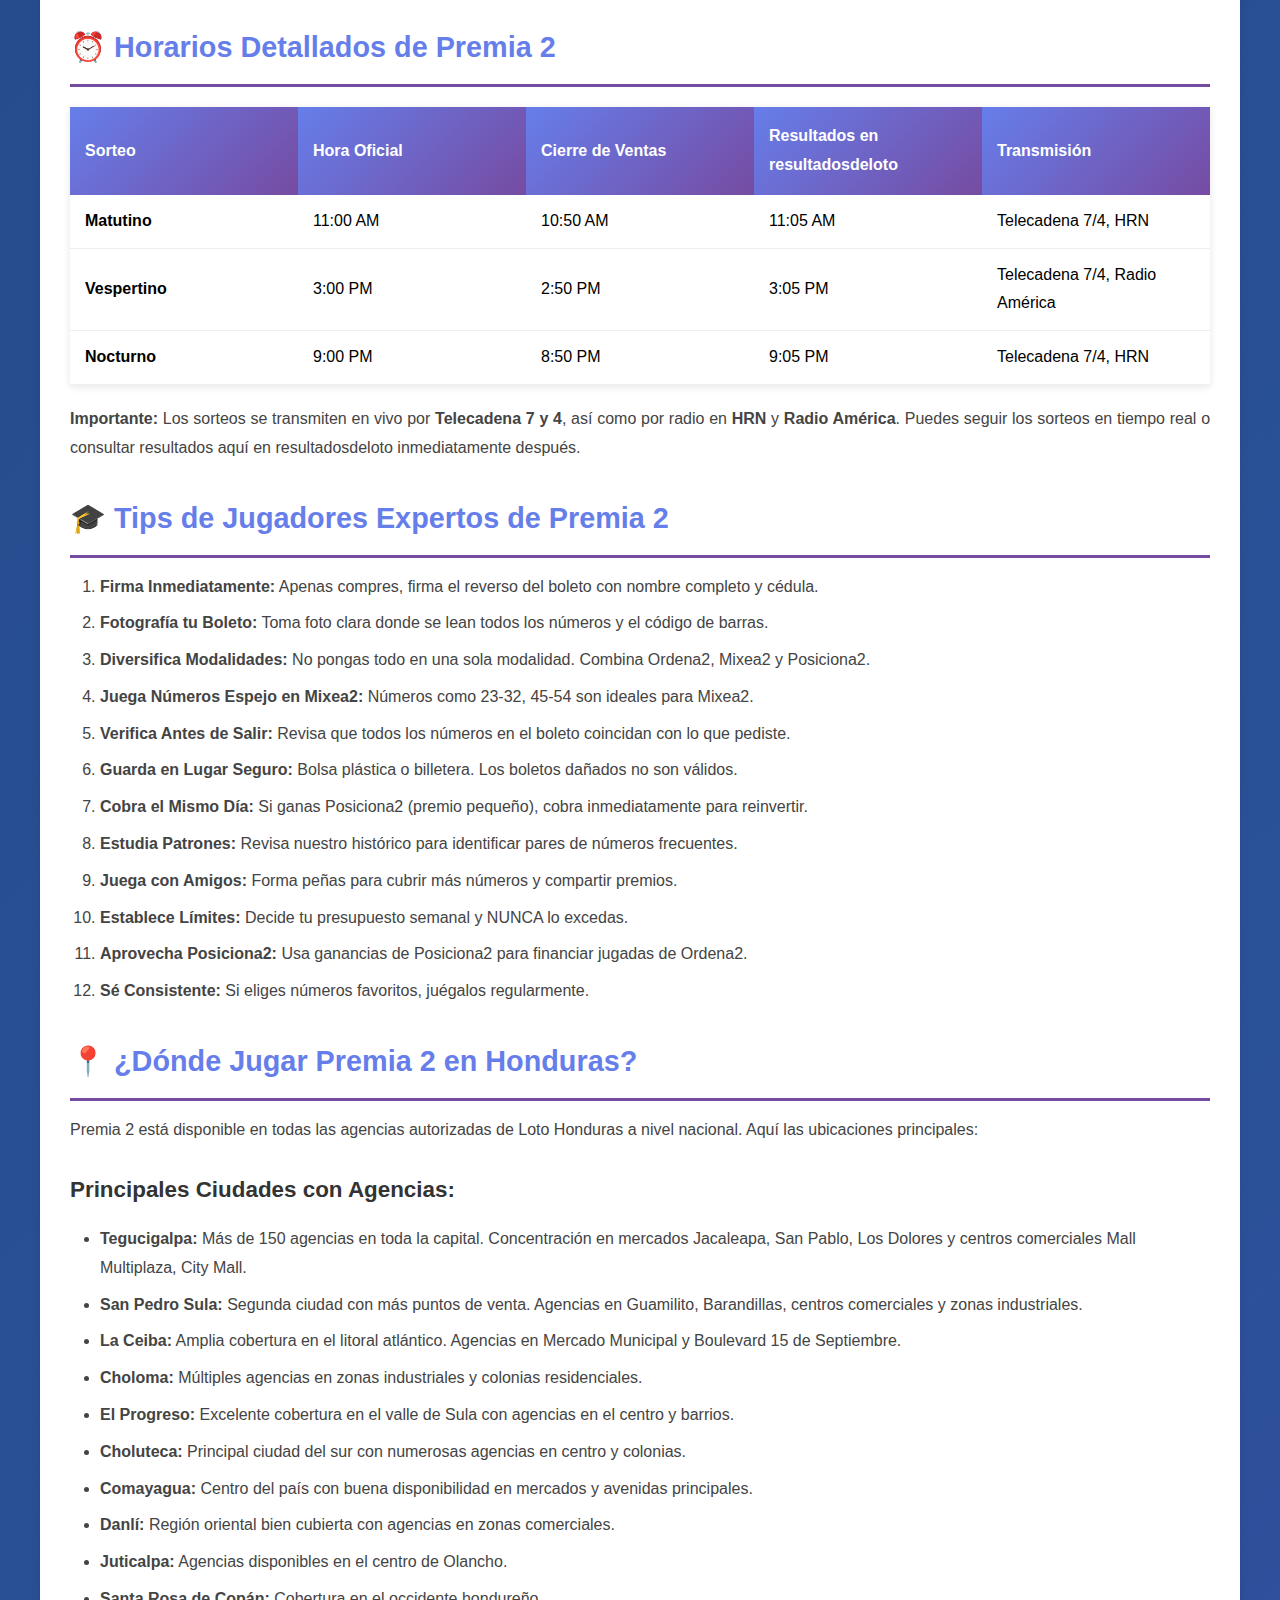
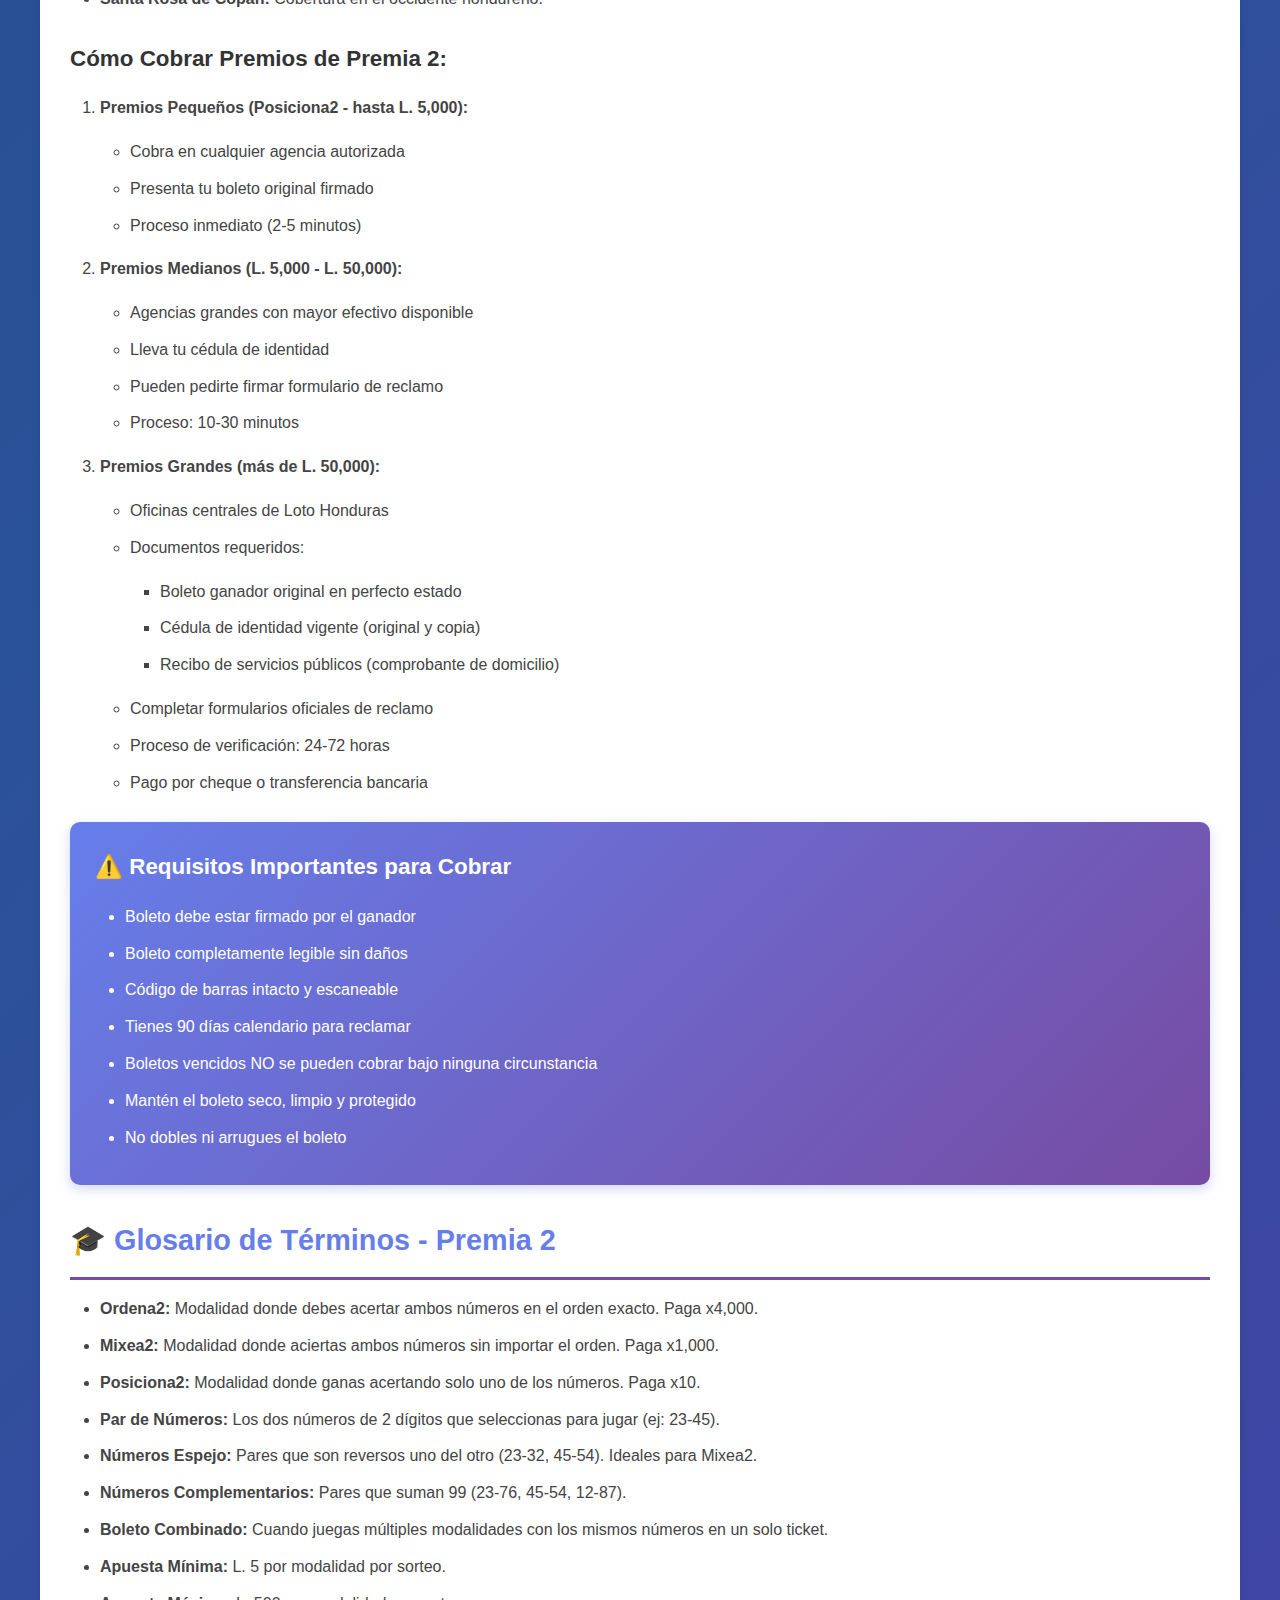
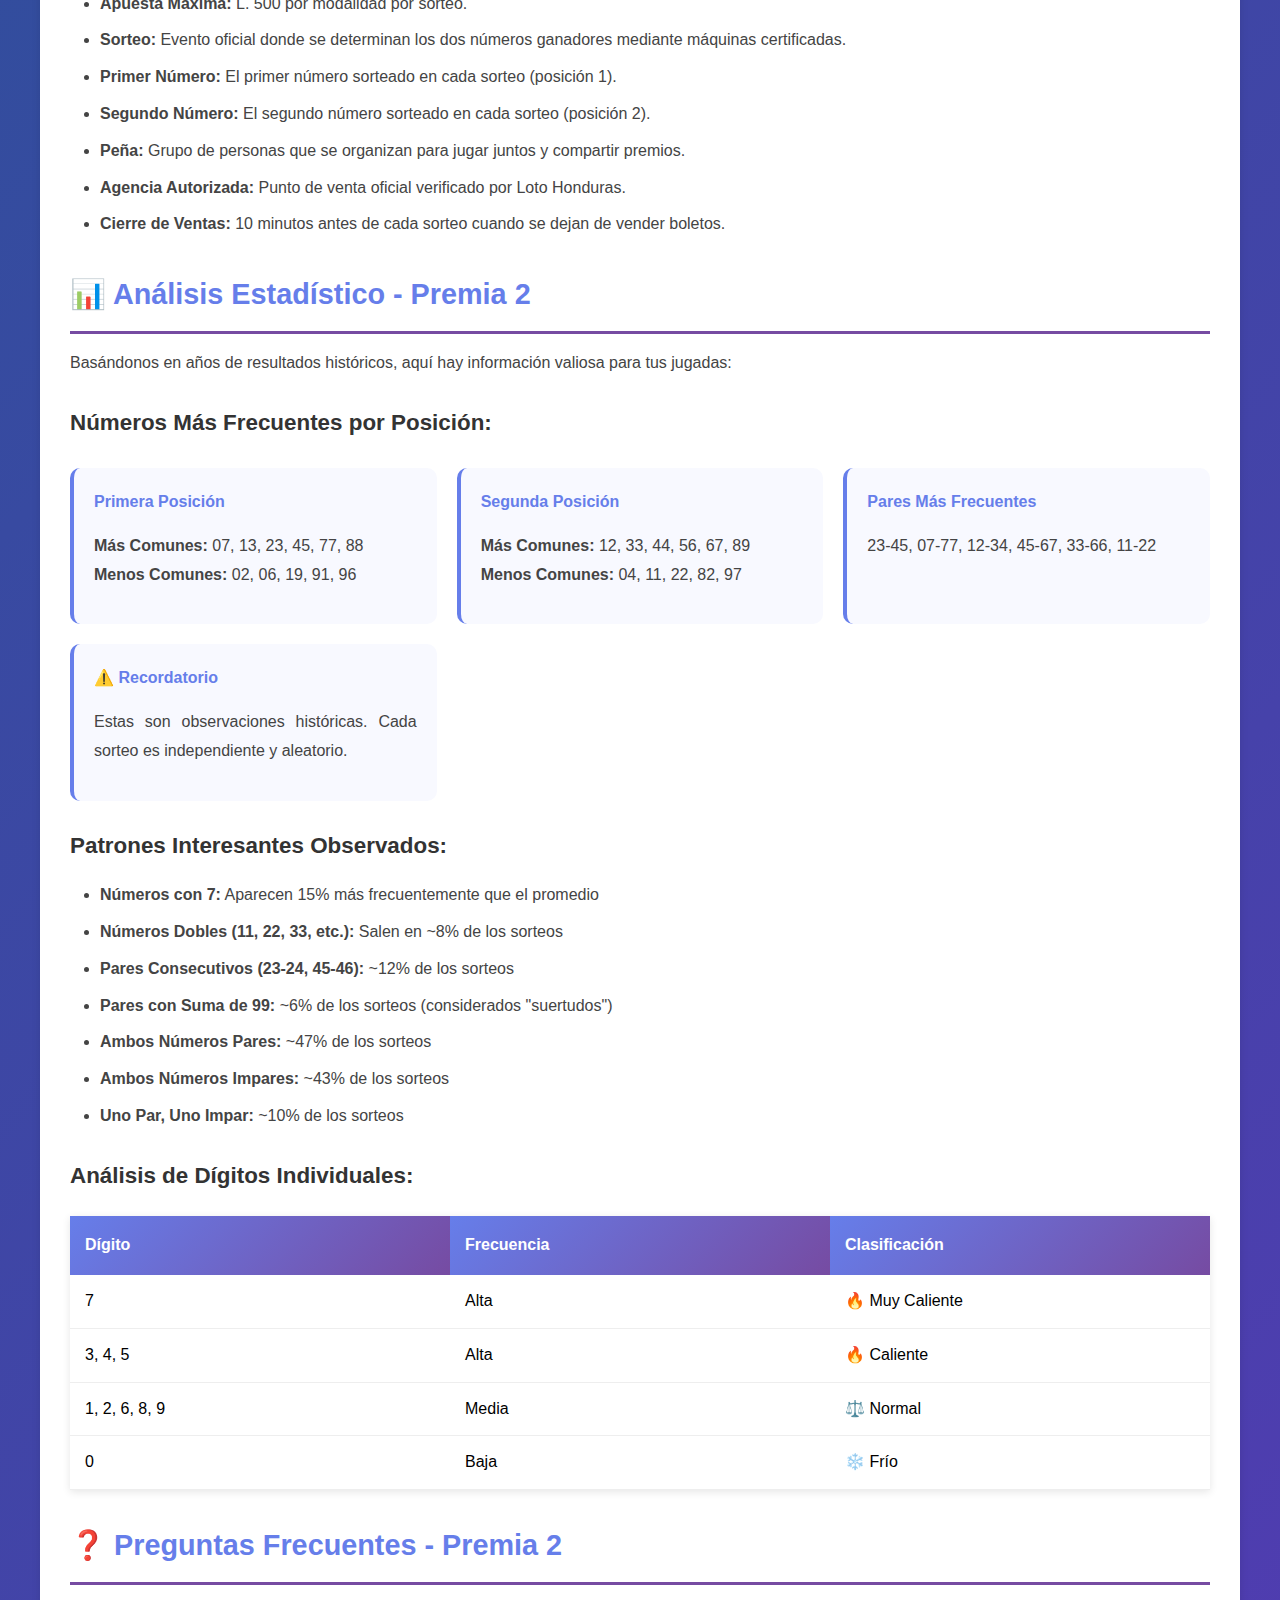
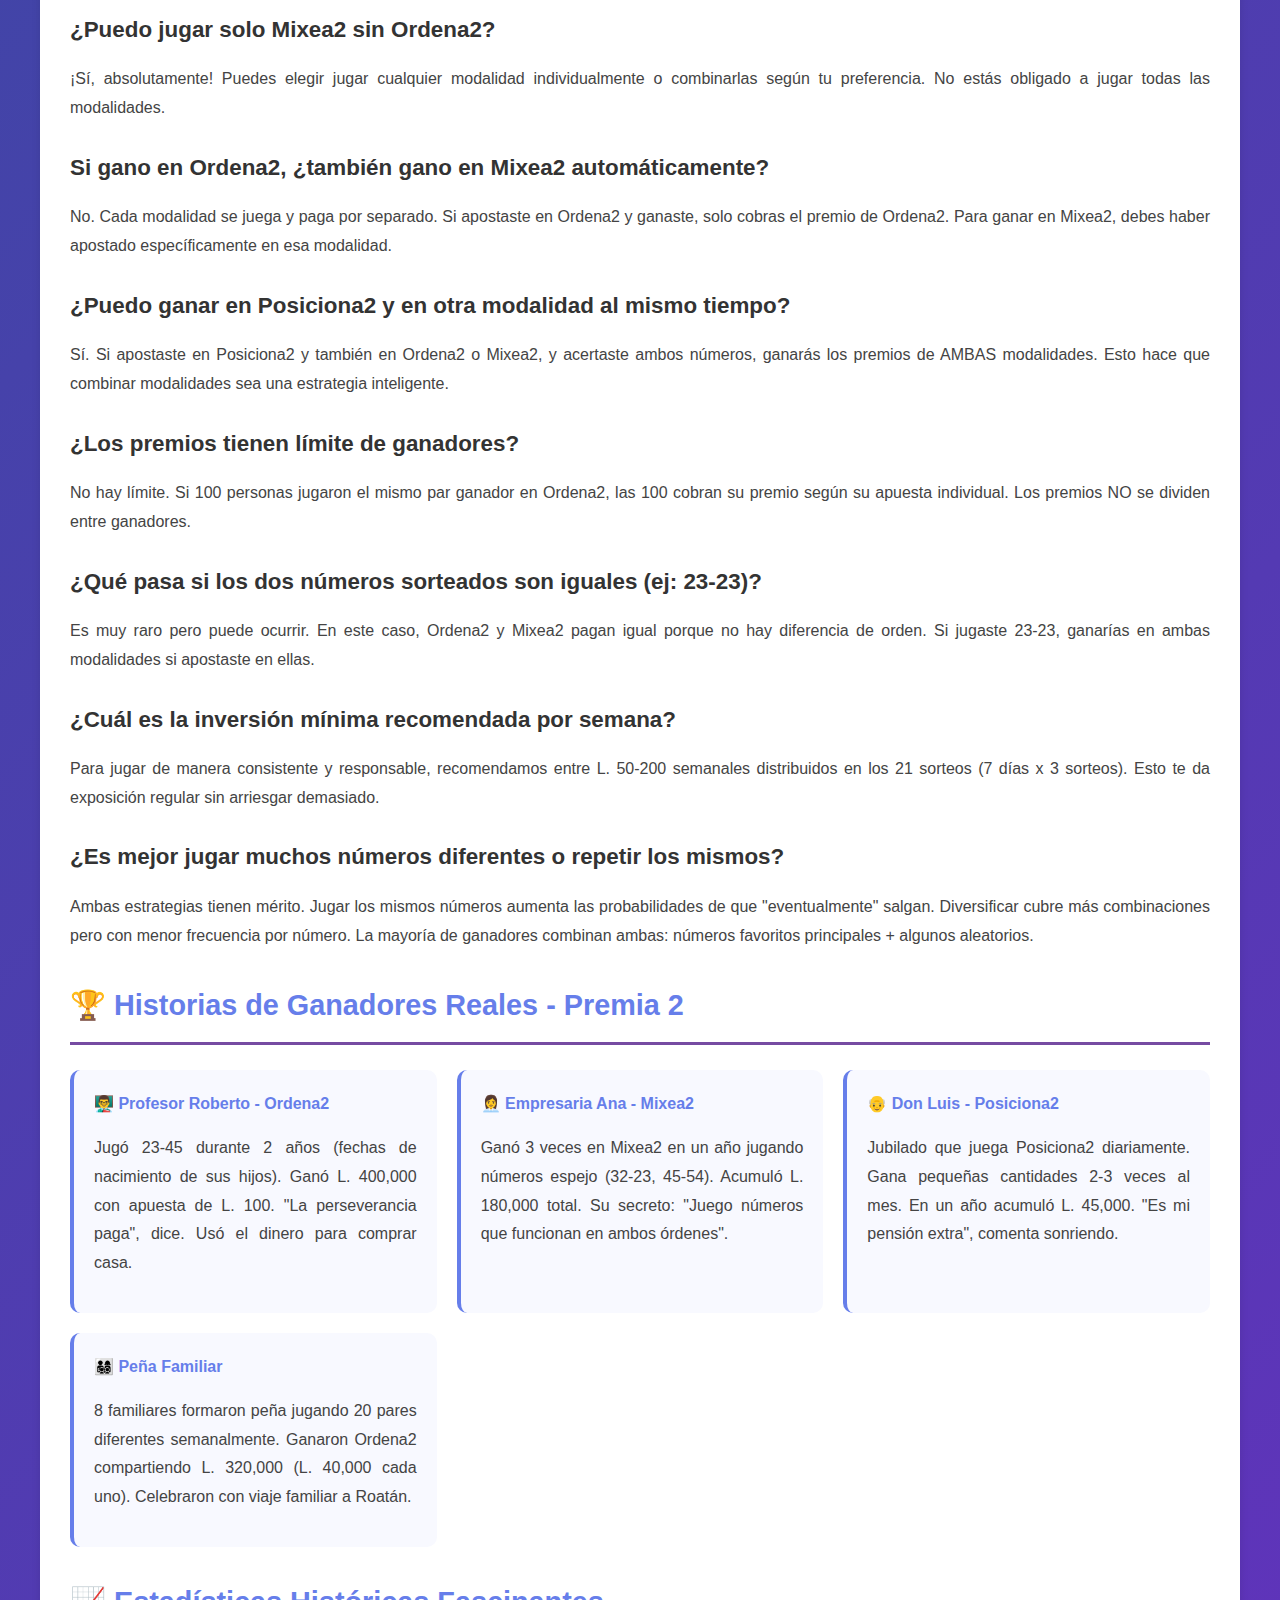
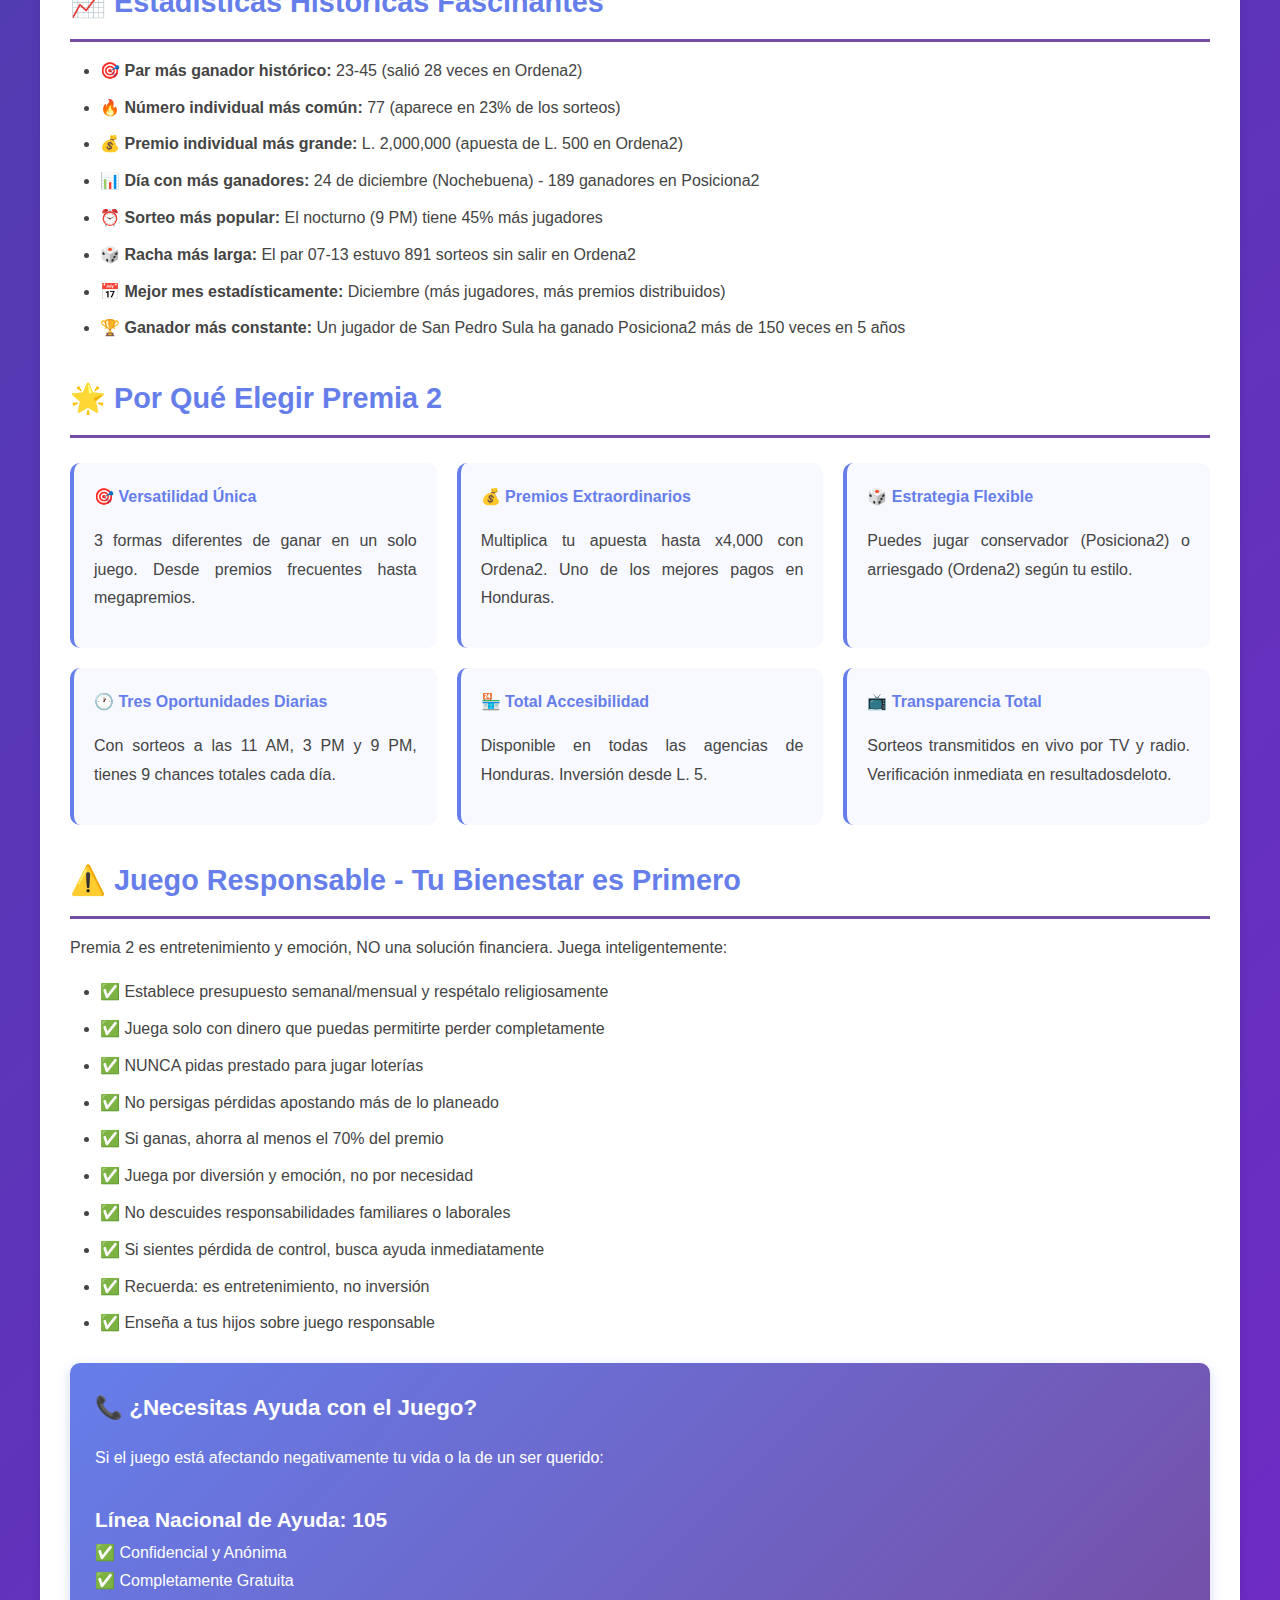
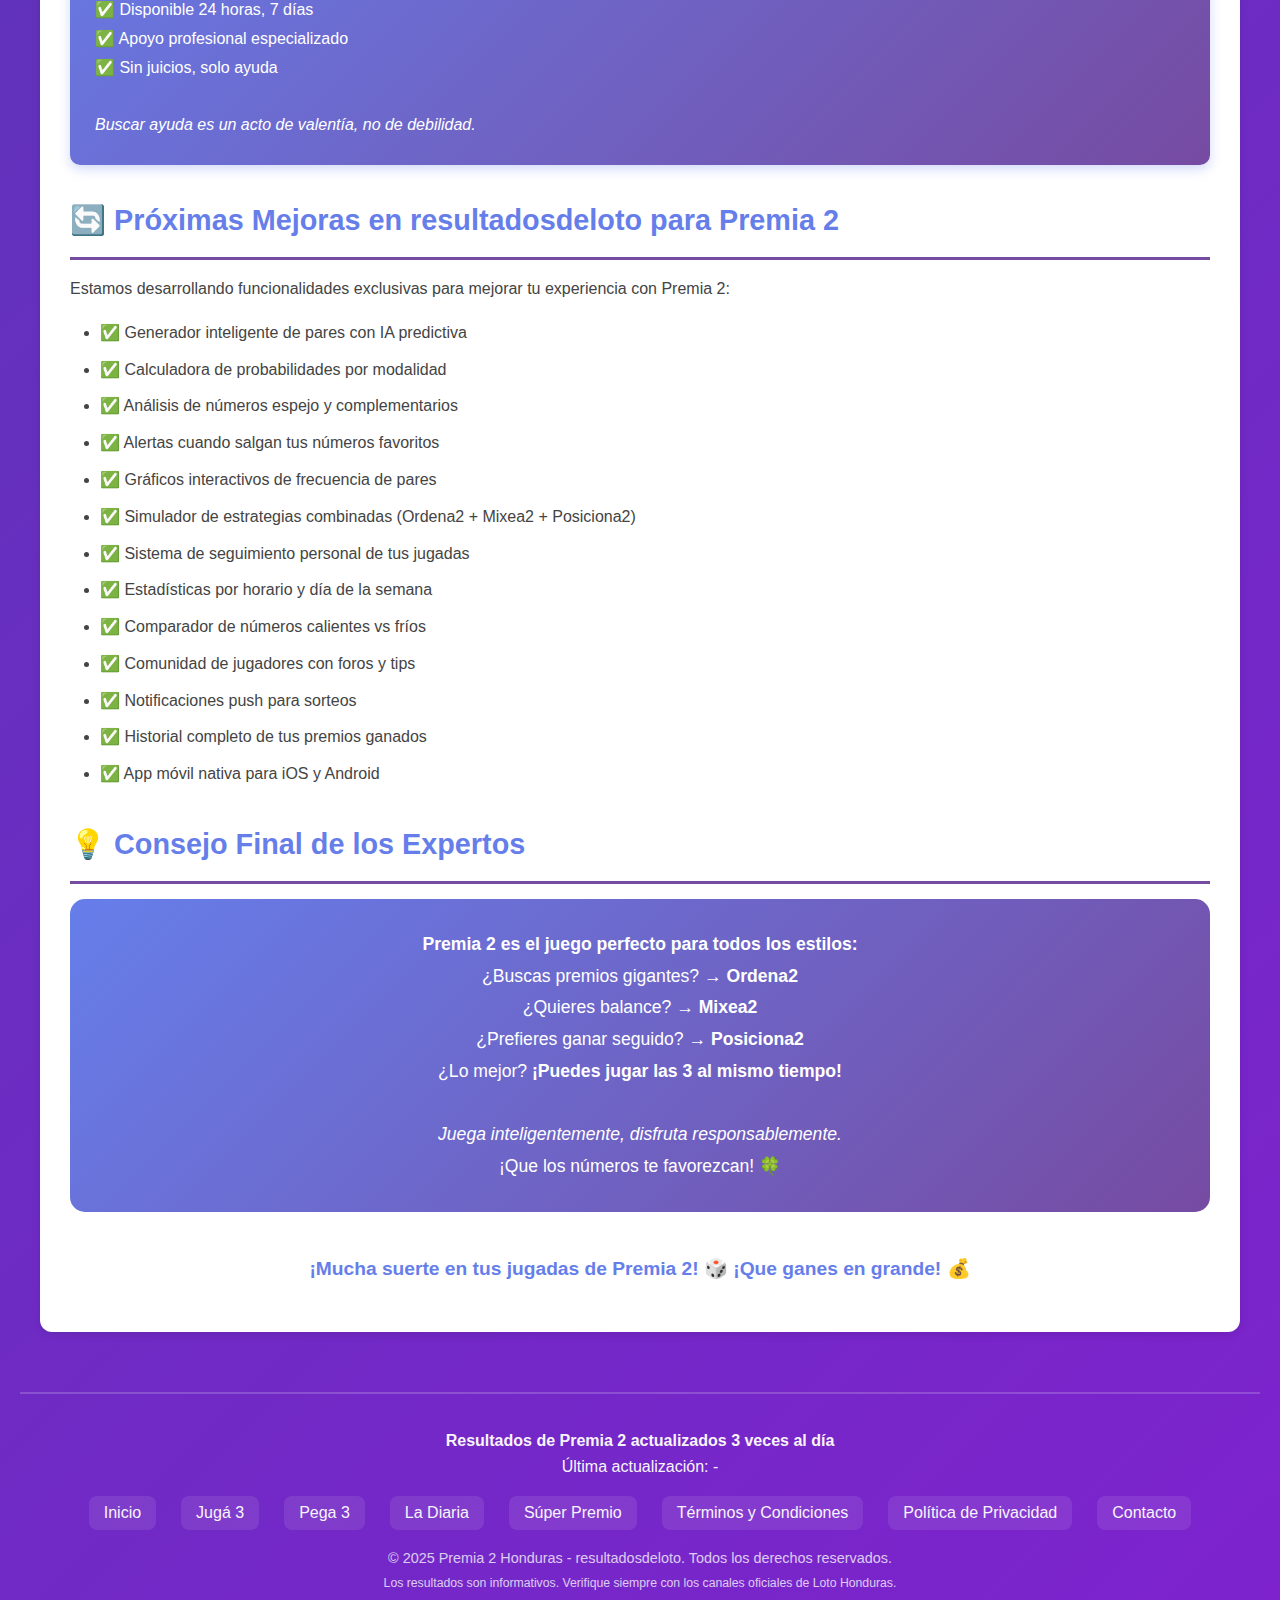
<file: premia-2.html>
<!DOCTYPE html>
<html lang="es-HN">
<head>
    <meta charset="UTF-8">
    <meta name="viewport" content="width=device-width, initial-scale=1.0">
    
    <!-- ============== SEO ULTRA AGRESIVO - PREMIA 2 ============== -->
    <title>🏆 PREMIA 2 Honduras HOY en VIVO | Resultados Actualizados 11AM 3PM 9PM | Números Ganadores | Ordena2 Mixea2 Posiciona2 | resultadosdeloto Oficial 2025</title>
    <meta name="description" content="⭐ RESULTADOS OFICIALES Premia 2 Honduras HOY ACTUALIZADOS ✅ Números ganadores 00-99 ⏰ Sorteos 11AM, 3PM, 9PM | 3 Formas de Ganar: Ordena2 x4000, Mixea2 x1000, Posiciona2 x10 | Consulta GRATIS | Histórico completo | Estadísticas | Tips para ganar Premia 2 | resultadosdeloto #1">
    <meta name="keywords" content="premia 2 honduras, resultados premia 2 hoy, premia 2 honduras en vivo, numeros ganadores premia 2, sorteos premia 2 honduras, loteria premia 2, resultados loteria premia 2, premia 2 hn, premia 2 honduras 11am, premia 2 honduras 3pm, premia 2 honduras 9pm, como ganar premia 2, cuanto paga premia 2, donde jugar premia 2, estrategias premia 2, probabilidades premia 2, historico premia 2, premios premia 2, ordena2, mixea2, posiciona2, premia 2 mix, numeros calientes premia 2, numeros frios premia 2, premia 2 resultados ayer, premia 2 resultados semana, consultar premia 2, verificar boleto premia 2, premia dos honduras, premia2">
    
    <!-- ============== SEO TÉCNICO AVANZADO ============== -->
    <link rel="canonical" href="https://resultadosdeloto.com/premia-2.html">
    <meta name="author" content="resultadosdeloto - Portal Oficial de Resultados">
    <meta name="robots" content="index, follow, max-image-preview:large, max-snippet:-1, max-video-preview:-1">
    <meta name="googlebot" content="index, follow, max-snippet:-1, max-image-preview:large, max-video-preview:-1">
    <meta name="bingbot" content="index, follow">
    <meta http-equiv="content-language" content="es-HN">
    <meta name="revisit-after" content="1 hour">
    <meta name="rating" content="general">
    <meta name="distribution" content="global">
    <meta name="language" content="Spanish">
    <meta name="coverage" content="Worldwide">
    <meta name="target" content="all">
    <meta name="HandheldFriendly" content="True">
    <meta name="MobileOptimized" content="320">
    
    <!-- ============== GEOLOCALIZACIÓN ============== -->
    <meta name="geo.region" content="HN">
    <meta name="geo.placename" content="Honduras, Tegucigalpa, San Pedro Sula, La Ceiba">
    <meta name="geo.position" content="14.0650;-87.2172">
    <meta name="ICBM" content="14.0650, -87.2172">
    
    <!-- ============== OPEN GRAPH ============== -->
    <meta property="og:type" content="website">
    <meta property="og:site_name" content="resultadosdeloto - Premia 2 Honduras">
    <meta property="og:title" content="🎲 Premia 2 Honduras HOY - Números Ganadores en VIVO">
    <meta property="og:description" content="⭐ RESULTADOS ACTUALIZADOS de Premia 2 Honduras. 3 Formas de Ganar. Sorteos 11AM, 3PM y 9PM. Consulta GRATIS.">
    <meta property="og:url" content="https://resultadosdeloto.com/premia-2.html">
    <meta property="og:image" content="https://resultadosdeloto.com/favicon.png">
    <meta property="og:locale" content="es_HN">
    
    <!-- ============== TWITTER CARD ============== -->
    <meta name="twitter:card" content="summary_large_image">
    <meta name="twitter:title" content="🎲 Premia 2 Honduras HOY - Números Ganadores">
    <meta name="twitter:description" content="Consulta los números ganadores de Premia 2. Actualización en tiempo real 3 veces al día.">
    <meta name="twitter:image" content="https://resultadosdeloto.com/favicon.png">
    
    <!-- ============== TEMA ============== -->
    <meta name="theme-color" content="#667eea">
    <link rel="icon" type="image/png" href="/favicon.png">
    
    <!-- ============== SCHEMA.ORG JSON-LD ============== -->
    <script type="application/ld+json">
    {
      "@context": "https://schema.org",
      "@type": "WebSite",
      "name": "Premia 2 Honduras - resultadosdeloto",
      "alternateName": ["Premia 2 Honduras", "Resultados Premia 2", "Premia 2 Hoy"],
      "url": "https://resultadosdeloto.com/premia-2.html",
      "description": "Resultados oficiales de Premia 2 Honduras. Números ganadores del 00 al 99 con 3 formas de ganar actualizados en tiempo real 3 veces al día.",
      "inLanguage": "es-HN"
    }
    </script>
    
    <script type="application/ld+json">
    {
      "@context": "https://schema.org",
      "@type": "FAQPage",
      "mainEntity": [
        {
          "@type": "Question",
          "name": "¿Qué es Premia 2 Honduras?",
          "acceptedAnswer": {
            "@type": "Answer",
            "text": "Premia 2 es un juego de lotería de Honduras donde seleccionas 2 números de 2 dígitos (del 00 al 99). Tiene 3 formas de ganar: Ordena2 (ambos en orden exacto, paga x4,000), Mixea2 (ambos sin orden, paga x1,000) y Posiciona2 (solo uno, paga x10). Se realizan 3 sorteos diarios a las 11 AM, 3 PM y 9 PM."
          }
        },
        {
          "@type": "Question",
          "name": "¿Cómo se juega Premia 2?",
          "acceptedAnswer": {
            "@type": "Answer",
            "text": "Para jugar Premia 2 debes seleccionar 2 números del 00 al 99, decidir la modalidad (Ordena2, Mixea2 o Posiciona2), elegir el monto de tu apuesta (desde L. 5 hasta L. 500) y esperar el sorteo. Puedes jugar en los 3 sorteos diarios."
          }
        },
        {
          "@type": "Question",
          "name": "¿Cuánto paga Premia 2?",
          "acceptedAnswer": {
            "@type": "Answer",
            "text": "Premia 2 tiene 3 formas de pago: Ordena2 paga 4,000 veces tu apuesta (ambos números en orden exacto), Mixea2 paga 1,000 veces tu apuesta (ambos números en cualquier orden), y Posiciona2 paga 10 veces tu apuesta (solo un número acertado)."
          }
        },
        {
          "@type": "Question",
          "name": "¿A qué hora salen los resultados de Premia 2?",
          "acceptedAnswer": {
            "@type": "Answer",
            "text": "Los resultados de Premia 2 se publican 3 veces al día: 11:00 AM (sorteo matutino), 3:00 PM (sorteo vespertino) y 9:00 PM (sorteo nocturno). En resultadosdeloto actualizamos automáticamente 5 minutos después."
          }
        }
      ]
    }
    </script>
    
    <!-- ============== ESTILOS ============== -->
    <link rel="stylesheet" href="styles.css">
</head>
<body>
    <!-- ============== CONTENIDO SEO OCULTO PARA CRAWLERS ============== -->
    <div style="position: absolute; left: -9999px; width: 1px; height: 1px; overflow: hidden;" aria-hidden="true">
        <h1>Premia 2 Honduras - Resultados Actualizados en Tiempo Real</h1>
        <h2>Sorteos Diarios Premia 2: 11AM, 3PM, 9PM Honduras</h2>
        <p>Consulta GRATIS los resultados oficiales de Premia 2 Honduras. Números ganadores del 00 al 99 actualizados automáticamente después de cada sorteo. Portal #1 de Honduras para verificar tu boleto ganador de Premia 2 con sus 3 modalidades: Ordena2, Mixea2 y Posiciona2.</p>
        
        <h3>¿Qué es Premia 2 Honduras?</h3>
        <p>Premia 2 es uno de los sorteos más populares de la lotería nacional de Honduras. Es un juego emocionante donde seleccionas 2 números de 2 dígitos (del 00 al 99) y tienes 3 formas diferentes de ganar dependiendo de cómo coincidan tus números con los sorteados.</p>
        
        <h3>Modalidades de Premia 2</h3>
        <ul>
            <li>Ordena2: Ambos números en orden exacto - Paga 4,000 veces tu apuesta</li>
            <li>Mixea2: Ambos números en cualquier orden - Paga 1,000 veces tu apuesta</li>
            <li>Posiciona2: Solo un número acertado - Paga 10 veces tu apuesta</li>
        </ul>
        
        <h3>Horarios de Sorteos Premia 2</h3>
        <ul>
            <li>Sorteo Matutino Premia 2: 11:00 AM hora de Honduras - Primer sorteo del día</li>
            <li>Sorteo Vespertino Premia 2: 3:00 PM hora de Honduras - Sorteo de la tarde</li>
            <li>Sorteo Nocturno Premia 2: 9:00 PM hora de Honduras - Sorteo principal del día</li>
        </ul>
        
        <h3>Palabras clave Premia 2</h3>
        <p>premia 2 honduras resultados, numeros ganadores premia 2, sorteos premia 2 hoy, como ganar premia 2, cuanto paga premia 2, donde jugar premia 2 honduras, agencias premia 2, boleto ganador premia 2, verificar premia 2, historico premia 2, premios premia 2, estrategias premia 2, probabilidades premia 2, numeros calientes premia 2, ordena2, mixea2, posiciona2.</p>
    </div>

    <!-- Navegación -->
    <nav class="main-nav">
        <a href="index.html">🏠 Inicio</a>
        <a href="juga-3.html">Jugá 3</a>
        <a href="pega-3.html">Pega 3</a>
        <a href="premia-2.html" class="active">Premia 2</a>
        <a href="la-diaria.html">La Diaria</a>
        <a href="loto-super-premio.html">Súper Premio</a>
    </nav>

    <!-- Botón de ruleta -->
    <div class="ruleta-container">
        <button class="ruleta-button" onclick="mostrarRuleta()" aria-label="Generar números de la suerte">
            <span class="nuevo-badge">NUEVO</span>
            🍀 Números de la Suerte
        </button>
    </div>

    <!-- Overlay de la ruleta -->
    <div class="ruleta-overlay" id="ruletaOverlay" onclick="cerrarRuleta(event)">
        <div class="ruleta-content" onclick="event.stopPropagation()">
            <button class="ruleta-close" onclick="cerrarRuleta()" aria-label="Cerrar">×</button>
            <h2 class="ruleta-title">🎰 Tus Números de la Suerte</h2>
            <div id="ruletaDisplay">
                <div class="spinning-number">00 - 00</div>
                <p style="color: #999; margin-top: 20px;">Haz clic en "Girar" para descubrir tus números</p>
            </div>
            <button class="ruleta-button" onclick="girarRuleta()" style="margin-top: 30px;">🎲 Girar Ruleta</button>
        </div>
    </div>

    <div class="main-layout">
        <!-- Espacio publicitario izquierdo -->
        <aside class="ad-space" aria-label="Espacio publicitario">
            <div>Espacio<br>Publicitario<br>160x600</div>
        </aside>

        <main class="container">
            <header>
                <h1>🎲 Premia 2 Honduras</h1>
                <div class="fecha-actual" id="fechaActual">Cargando...</div>
                <div class="reloj-container">
                    <span aria-hidden="true">🕐</span>
                    <time class="reloj" id="relojHonduras" datetime="">--:--:--</time>
                </div>
            </header>

            <div id="loading" class="loading" role="status" aria-live="polite">
                <div class="spinner" aria-hidden="true"></div>
                <p>Cargando resultados de Premia 2...</p>
            </div>

            <section id="contenido" aria-label="Resultados de Premia 2"></section>

            <!-- ============== CONTENIDO SEO ESPECÍFICO PREMIA 2 ============== -->
            <article class="seo-content">
                <h2>🎯 Premia 2 Honduras - El Juego con Tres Formas de Ganar</h2>
                <p>
                    Bienvenido a la página oficial de resultados de <strong>Premia 2 Honduras</strong>, el sorteo que te ofrece no una, sino <strong>tres formas diferentes de ganar</strong>. Premia 2 es único porque con solo seleccionar <strong>2 números del 00 al 99</strong>, tienes múltiples oportunidades de convertirte en ganador dependiendo de cómo coincidan con los números sorteados.
                </p>
                <p>
                    Con <strong>3 sorteos diarios</strong> (11:00 AM, 3:00 PM y 9:00 PM), Premia 2 te da nueve oportunidades cada día para ganar. Ya sea que busques el premio mayor con <strong>Ordena2 (x4,000)</strong>, un excelente pago con <strong>Mixea2 (x1,000)</strong>, o premios más frecuentes con <strong>Posiciona2 (x10)</strong>, Premia 2 tiene algo para todos.
                </p>

                <div class="highlight-box">
                    <h3 style="margin-top:0;color:white;">⭐ ¿Por Qué Premia 2 es Especial?</h3>
                    <ul style="color:white;margin-bottom:0;">
                        <li><strong>3 Formas de Ganar:</strong> Ordena2, Mixea2 y Posiciona2 en el mismo boleto</li>
                        <li><strong>Premios Gigantes:</strong> Hasta 4,000 veces tu apuesta con Ordena2</li>
                        <li><strong>Más Posibilidades:</strong> Puedes ganar incluso acertando solo un número</li>
                        <li><strong>Tres Sorteos Diarios:</strong> 11 AM, 3 PM y 9 PM</li>
                        <li><strong>Inversión Flexible:</strong> Desde L. 5 hasta L. 500 por jugada</li>
                    </ul>
                </div>

                <h2>🎮 ¿Cómo Jugar Premia 2 Honduras? - Guía Completa</h2>
                <p>
                    Premia 2 es fácil de jugar y ofrece una flexibilidad única. Aquí te explicamos todo lo que necesitas saber:
                </p>

                <h3>Paso a Paso para Jugar Premia 2:</h3>
                <ol>
                    <li>
                        <strong>Dirígete a una Agencia Autorizada:</strong> Busca cualquier punto de venta de Loto Honduras en tu ciudad.
                    </li>
                    <li>
                        <strong>Elige tus 2 Números de la Suerte:</strong> Selecciona dos números de 2 dígitos, cada uno del 00 al 99. Por ejemplo: 23 y 45, o 07 y 88.
                    </li>
                    <li>
                        <strong>Decide tu Modalidad de Juego:</strong>
                        <ul>
                            <li><strong>Ordena2:</strong> Ambos números deben salir en el orden exacto que elegiste</li>
                            <li><strong>Mixea2:</strong> Ambos números deben salir, sin importar el orden</li>
                            <li><strong>Posiciona2:</strong> Ganas si sale al menos uno de tus números</li>
                            <li><strong>Combinación:</strong> Puedes jugar varias modalidades en el mismo boleto</li>
                        </ul>
                    </li>
                    <li>
                        <strong>Decide el Monto de tu Apuesta:</strong> Puedes invertir desde L. 5 hasta L. 500 por jugada. Mientras mayor tu apuesta, mayor tu premio potencial.
                    </li>
                    <li>
                        <strong>Elige el Sorteo:</strong> Decide si quieres jugar en el sorteo de las 11 AM, 3 PM, 9 PM, o en los tres.
                    </li>
                    <li>
                        <strong>Recibe tu Boleto:</strong> Verifica que todos los números estén correctos antes de salir de la agencia.
                    </li>
                    <li>
                        <strong>Firma tu Boleto:</strong> Inmediatamente firma el reverso con tu nombre completo.
                    </li>
                    <li>
                        <strong>Espera el Sorteo:</strong> Los sorteos son completamente aleatorios y supervisados oficialmente.
                    </li>
                    <li>
                        <strong>Verifica en resultadosdeloto:</strong> Consulta los resultados aquí 5 minutos después del sorteo oficial.
                    </li>
                </ol>

                <h2>💰 Las 3 Formas de Ganar en Premia 2 - Explicación Detallada</h2>
                <p>
                    Lo que hace único a Premia 2 es que tienes tres maneras diferentes de ganar con los mismos 2 números. Aquí te explicamos cada una:
                </p>

                <h3>1️⃣ ORDENA2 - El Premio Mayor (x4,000)</h3>
                <div class="tips-grid">
                    <div class="tip-card">
                        <h4>¿Cómo Funciona?</h4>
                        <p>Debes acertar ambos números en el <strong>orden exacto</strong> que los jugaste. Si elegiste 23-45, deben salir exactamente 23 y 45 en ese orden.</p>
                    </div>
                    <div class="tip-card">
                        <h4>Premio</h4>
                        <p><strong>4,000 veces tu apuesta</strong>. Si apostaste L. 10, ganas L. 40,000. Si apostaste L. 100, ganas L. 400,000.</p>
                    </div>
                    <div class="tip-card">
                        <h4>Probabilidad</h4>
                        <p>1 en 10,000 (0.01%). Es difícil, pero el premio es enorme.</p>
                    </div>
                    <div class="tip-card">
                        <h4>Mejor Para</h4>
                        <p>Jugadores que buscan premios grandes y están dispuestos a ser pacientes.</p>
                    </div>
                </div>

                <h3>2️⃣ MIXEA2 - Gran Premio sin Orden (x1,000)</h3>
                <div class="tips-grid">
                    <div class="tip-card">
                        <h4>¿Cómo Funciona?</h4>
                        <p>Debes acertar ambos números pero <strong>el orden NO importa</strong>. Si elegiste 23-45, puedes ganar si salen 23-45 o 45-23.</p>
                    </div>
                    <div class="tip-card">
                        <h4>Premio</h4>
                        <p><strong>1,000 veces tu apuesta</strong>. Si apostaste L. 10, ganas L. 10,000. Si apostaste L. 50, ganas L. 50,000.</p>
                    </div>
                    <div class="tip-card">
                        <h4>Probabilidad</h4>
                        <p>2 en 10,000 (0.02%). Duplicas tus posibilidades vs Ordena2.</p>
                    </div>
                    <div class="tip-card">
                        <h4>Mejor Para</h4>
                        <p>Jugadores que quieren premios grandes con más probabilidad de ganar.</p>
                    </div>
                </div>

                <h3>3️⃣ POSICIONA2 - Premios Más Frecuentes (x10)</h3>
                <div class="tips-grid">
                    <div class="tip-card">
                        <h4>¿Cómo Funciona?</h4>
                        <p>Ganas si aciertas <strong>solo uno</strong> de tus dos números en su posición correcta. Si elegiste 23-45, ganas si sale 23 (primer número) o 45 (segundo número).</p>
                    </div>
                    <div class="tip-card">
                        <h4>Premio</h4>
                        <p><strong>10 veces tu apuesta</strong>. Si apostaste L. 20, ganas L. 200. Si apostaste L. 100, ganas L. 1,000.</p>
                    </div>
                    <div class="tip-card">
                        <h4>Probabilidad</h4>
                        <p>~2% de probabilidad. Mucho más frecuente que las otras modalidades.</p>
                    </div>
                    <div class="tip-card">
                        <h4>Mejor Para</h4>
                        <p>Jugadores que prefieren ganar pequeñas cantidades con más frecuencia.</p>
                    </div>
                </div>

                <h2>📊 Tabla Completa de Premios - Premia 2</h2>
                <table class="stats-table">
                    <thead>
                        <tr>
                            <th>Modalidad</th>
                            <th>Requisito</th>
                            <th>Multiplicador</th>
                            <th>Ejemplo (L. 10)</th>
                            <th>Ejemplo (L. 50)</th>
                            <th>Ejemplo (L. 100)</th>
                        </tr>
                    </thead>
                    <tbody>
                        <tr>
                            <td><strong>Ordena2</strong></td>
                            <td>Ambos en orden</td>
                            <td>x4,000</td>
                            <td>L. 40,000</td>
                            <td>L. 200,000</td>
                            <td>L. 400,000</td>
                        </tr>
                        <tr>
                            <td><strong>Mixea2</strong></td>
                            <td>Ambos sin orden</td>
                            <td>x1,000</td>
                            <td>L. 10,000</td>
                            <td>L. 50,000</td>
                            <td>L. 100,000</td>
                        </tr>
                        <tr>
                            <td><strong>Posiciona2</strong></td>
                            <td>Solo uno</td>
                            <td>x10</td>
                            <td>L. 100</td>
                            <td>L. 500</td>
                            <td>L. 1,000</td>
                        </tr>
                    </tbody>
                </table>

                <p>
                    <strong>Nota Importante:</strong> Puedes combinar modalidades en el mismo boleto. Por ejemplo, apostar L. 50 en Ordena2 y L. 50 en Mixea2 con los mismos números, aumentando tus posibilidades totales.
                </p>

                <h2>🎯 Estrategias Ganadoras para Premia 2</h2>

                <h3>Estrategia 1: La Combinación Inteligente</h3>
                <p>
                    Muchos jugadores exitosos no eligen una sola modalidad, sino que combinan varias:
                </p>
                <ul>
                    <li><strong>Presupuesto L. 100:</strong> L. 30 en Ordena2, L. 40 en Mixea2, L. 30 en Posiciona2</li>
                    <li><strong>Beneficio:</strong> Maximizas posibilidades cubriendo las 3 formas de ganar</li>
                    <li><strong>Si ganas Posiciona2:</strong> Recuperas parte de tu inversión mientras esperas el premio mayor</li>
                </ul>

                <h3>Estrategia 2: Números Complementarios</h3>
                <div class="tips-grid">
                    <div class="tip-card">
                        <h4>🔢 Pares Opuestos</h4>
                        <p>Juega números con dígitos opuestos: 12-87, 23-76, 34-65. Estos patrones aparecen frecuentemente en sorteos.</p>
                    </div>
                    <div class="tip-card">
                        <h4>🎲 Números Espejo</h4>
                        <p>Elige números que son reversos: 23-32, 45-54, 67-76. Perfectos para Mixea2.</p>
                    </div>
                    <div class="tip-card">
                        <h4>📊 Pares Secuenciales</h4>
                        <p>Números consecutivos o cercanos: 23-24, 45-47, 78-80. Tienen buena frecuencia histórica.</p>
                    </div>
                    <div class="tip-card">
                        <h4>⚡ Pares Calientes</h4>
                        <p>Analiza qué pares de números salen juntos frecuentemente en nuestro histórico.</p>
                    </div>
                </div>

                <h3>Estrategia 3: Enfoque según Presupuesto</h3>
                
                <h4>💰 Presupuesto Bajo (L. 50-100 semanales):</h4>
                <ul>
                    <li>Enfócate en <strong>Mixea2</strong>: Mejor balance riesgo-recompensa</li>
                    <li>Juega los mismos números consistentemente</li>
                    <li>Participa en los 3 sorteos diarios con apuestas pequeñas</li>
                </ul>

                <h4>💵 Presupuesto Medio (L. 200-500 semanales):</h4>
                <ul>
                    <li>Divide entre <strong>Ordena2</strong> (40%) y <strong>Mixea2</strong> (60%)</li>
                    <li>Juega 3-5 pares diferentes de números</li>
                    <li>Concentra apuestas en el sorteo nocturno (9 PM)</li>
                </ul>

                <h4>💎 Presupuesto Alto (L. 1,000+ semanales):</h4>
                <ul>
                    <li>Usa estrategia de <strong>Cobertura Total</strong>: Todas las modalidades</li>
                    <li>Juega 10+ pares diferentes basados en análisis estadístico</li>
                    <li>Apuesta en los 3 sorteos con montos significativos</li>
                    <li>Considera formar una peña con amigos para mayor cobertura</li>
                </ul>

                <h3>Estrategia 4: El Sistema de Rotación</h3>
                <p>
                    En lugar de jugar siempre los mismos números, algunos jugadores exitosos rotan estratégicamente:
                </p>
                <ol>
                    <li><strong>Semana 1:</strong> Números basados en fechas importantes (cumpleaños, aniversarios)</li>
                    <li><strong>Semana 2:</strong> Números calientes del mes anterior</li>
                    <li><strong>Semana 3:</strong> Números fríos que no han salido recientemente</li>
                    <li><strong>Semana 4:</strong> Números completamente aleatorios (usa nuestra ruleta)</li>
                </ol>

                <h2>📈 Probabilidades y Matemáticas de Premia 2</h2>
                <p>
                    Entender las probabilidades te ayuda a tomar decisiones más informadas sobre qué modalidad jugar:
                </p>

                <h3>Análisis de Probabilidades:</h3>
                <table class="stats-table">
                    <thead>
                        <tr>
                            <th>Modalidad</th>
                            <th>Probabilidad</th>
                            <th>Frecuencia Esperada</th>
                            <th>Mejor Estrategia</th>
                        </tr>
                    </thead>
                    <tbody>
                        <tr>
                            <td><strong>Ordena2</strong></td>
                            <td>1 en 10,000 (0.01%)</td>
                            <td>Una vez cada 3,333 sorteos</td>
                            <td>Paciencia + Consistencia</td>
                        </tr>
                        <tr>
                            <td><strong>Mixea2</strong></td>
                            <td>2 en 10,000 (0.02%)</td>
                            <td>Una vez cada 1,667 sorteos</td>
                            <td>Balance ideal</td>
                        </tr>
                        <tr>
                            <td><strong>Posiciona2</strong></td>
                            <td>~200 en 10,000 (2%)</td>
                            <td>Una vez cada 50 sorteos</td>
                            <td>Ganancias frecuentes</td>
                        </tr>
                    </tbody>
                </table>

                <h3>¿Qué Modalidad Elegir?</h3>
                <div class="tips-grid">
                    <div class="tip-card">
                        <h4>Elige Ordena2 Si...</h4>
                        <ul>
                            <li>Buscas el premio más grande posible</li>
                            <li>Eres paciente y jugador a largo plazo</li>
                            <li>Puedes permitirte perder sin afectar finanzas</li>
                            <li>Disfrutas la emoción de la apuesta alta</li>
                        </ul>
                    </div>
                    <div class="tip-card">
                        <h4>Elige Mixea2 Si...</h4>
                        <ul>
                            <li>Quieres premios grandes con mejores probabilidades</li>
                            <li>Prefieres el balance riesgo-recompensa</li>
                            <li>Te gusta tener el doble de posibilidades</li>
                            <li>Es tu modalidad principal semanalmente</li>
                        </ul>
                    </div>
                    <div class="tip-card">
                        <h4>Elige Posiciona2 Si...</h4>
                        <ul>
                            <li>Prefieres ganar pequeñas cantidades frecuentemente</li>
                            <li>Eres nuevo en Premia 2</li>
                            <li>Quieres recuperar parte de tu inversión</li>
                            <li>Te gusta ver ganancias regularmente</li>
                        </ul>
                    </div>
                    <div class="tip-card">
                        <h4>Combina Todas Si...</h4>
                        <ul>
                            <li>Tienes presupuesto suficiente</li>
                            <li>Quieres maximizar posibilidades totales</li>
                            <li>Prefieres diversificar el riesgo</li>
                            <li>Eres jugador experimentado</li>
                        </ul>
                    </div>
                </div>

                <h2>⏰ Horarios Detallados de Premia 2</h2>
                <table class="stats-table">
                    <thead>
                        <tr>
                            <th>Sorteo</th>
                            <th>Hora Oficial</th>
                            <th>Cierre de Ventas</th>
                            <th>Resultados en resultadosdeloto</th>
                            <th>Transmisión</th>
                        </tr>
                    </thead>
                    <tbody>
                        <tr>
                            <td><strong>Matutino</strong></td>
                            <td>11:00 AM</td>
                            <td>10:50 AM</td>
                            <td>11:05 AM</td>
                            <td>Telecadena 7/4, HRN</td>
                        </tr>
                        <tr>
                            <td><strong>Vespertino</strong></td>
                            <td>3:00 PM</td>
                            <td>2:50 PM</td>
                            <td>3:05 PM</td>
                            <td>Telecadena 7/4, Radio América</td>
                        </tr>
                        <tr>
                            <td><strong>Nocturno</strong></td>
                            <td>9:00 PM</td>
                            <td>8:50 PM</td>
                            <td>9:05 PM</td>
                            <td>Telecadena 7/4, HRN</td>
                        </tr>
                    </tbody>
                </table>

                <p>
                    <strong>Importante:</strong> Los sorteos se transmiten en vivo por <strong>Telecadena 7 y 4</strong>, así como por radio en <strong>HRN</strong> y <strong>Radio América</strong>. Puedes seguir los sorteos en tiempo real o consultar resultados aquí en resultadosdeloto inmediatamente después.
                </p>

                <h2>🎓 Tips de Jugadores Expertos de Premia 2</h2>
                <ol>
                    <li><strong>Firma Inmediatamente:</strong> Apenas compres, firma el reverso del boleto con nombre completo y cédula.</li>
                    <li><strong>Fotografía tu Boleto:</strong> Toma foto clara donde se lean todos los números y el código de barras.</li>
                    <li><strong>Diversifica Modalidades:</strong> No pongas todo en una sola modalidad. Combina Ordena2, Mixea2 y Posiciona2.</li>
                    <li><strong>Juega Números Espejo en Mixea2:</strong> Números como 23-32, 45-54 son ideales para Mixea2.</li>
                    <li><strong>Verifica Antes de Salir:</strong> Revisa que todos los números en el boleto coincidan con lo que pediste.</li>
                    <li><strong>Guarda en Lugar Seguro:</strong> Bolsa plástica o billetera. Los boletos dañados no son válidos.</li>
                    <li><strong>Cobra el Mismo Día:</strong> Si ganas Posiciona2 (premio pequeño), cobra inmediatamente para reinvertir.</li>
                    <li><strong>Estudia Patrones:</strong> Revisa nuestro histórico para identificar pares de números frecuentes.</li>
                    <li><strong>Juega con Amigos:</strong> Forma peñas para cubrir más números y compartir premios.</li>
                    <li><strong>Establece Límites:</strong> Decide tu presupuesto semanal y NUNCA lo excedas.</li>
                    <li><strong>Aprovecha Posiciona2:</strong> Usa ganancias de Posiciona2 para financiar jugadas de Ordena2.</li>
                    <li><strong>Sé Consistente:</strong> Si eliges números favoritos, juégalos regularmente.</li>
                </ol>

                <h2>📍 ¿Dónde Jugar Premia 2 en Honduras?</h2>
                <p>
                    Premia 2 está disponible en todas las agencias autorizadas de Loto Honduras a nivel nacional. Aquí las ubicaciones principales:
                </p>

                <h3>Principales Ciudades con Agencias:</h3>
                <ul>
                    <li><strong>Tegucigalpa:</strong> Más de 150 agencias en toda la capital. Concentración en mercados Jacaleapa, San Pablo, Los Dolores y centros comerciales Mall Multiplaza, City Mall.</li>
                    <li><strong>San Pedro Sula:</strong> Segunda ciudad con más puntos de venta. Agencias en Guamilito, Barandillas, centros comerciales y zonas industriales.</li>
                    <li><strong>La Ceiba:</strong> Amplia cobertura en el litoral atlántico. Agencias en Mercado Municipal y Boulevard 15 de Septiembre.</li>
                    <li><strong>Choloma:</strong> Múltiples agencias en zonas industriales y colonias residenciales.</li>
                    <li><strong>El Progreso:</strong> Excelente cobertura en el valle de Sula con agencias en el centro y barrios.</li>
                    <li><strong>Choluteca:</strong> Principal ciudad del sur con numerosas agencias en centro y colonias.</li>
                    <li><strong>Comayagua:</strong> Centro del país con buena disponibilidad en mercados y avenidas principales.</li>
                    <li><strong>Danlí:</strong> Región oriental bien cubierta con agencias en zonas comerciales.</li>
                    <li><strong>Juticalpa:</strong> Agencias disponibles en el centro de Olancho.</li>
                    <li><strong>Santa Rosa de Copán:</strong> Cobertura en el occidente hondureño.</li>
                </ul>

                <h3>Cómo Cobrar Premios de Premia 2:</h3>
                <ol>
                    <li>
                        <strong>Premios Pequeños (Posiciona2 - hasta L. 5,000):</strong> 
                        <ul>
                            <li>Cobra en cualquier agencia autorizada</li>
                            <li>Presenta tu boleto original firmado</li>
                            <li>Proceso inmediato (2-5 minutos)</li>
                        </ul>
                    </li>
                    <li>
                        <strong>Premios Medianos (L. 5,000 - L. 50,000):</strong>
                        <ul>
                            <li>Agencias grandes con mayor efectivo disponible</li>
                            <li>Lleva tu cédula de identidad</li>
                            <li>Pueden pedirte firmar formulario de reclamo</li>
                            <li>Proceso: 10-30 minutos</li>
                        </ul>
                    </li>
                    <li>
                        <strong>Premios Grandes (más de L. 50,000):</strong>
                        <ul>
                            <li>Oficinas centrales de Loto Honduras</li>
                            <li>Documentos requeridos:
                                <ul>
                                    <li>Boleto ganador original en perfecto estado</li>
                                    <li>Cédula de identidad vigente (original y copia)</li>
                                    <li>Recibo de servicios públicos (comprobante de domicilio)</li>
                                </ul>
                            </li>
                            <li>Completar formularios oficiales de reclamo</li>
                            <li>Proceso de verificación: 24-72 horas</li>
                            <li>Pago por cheque o transferencia bancaria</li>
                        </ul>
                    </li>
                </ol>

                <div class="highlight-box">
                    <h3 style="margin-top:0;color:white;">⚠️ Requisitos Importantes para Cobrar</h3>
                    <ul style="color:white;margin-bottom:0;">
                        <li>Boleto debe estar firmado por el ganador</li>
                        <li>Boleto completamente legible sin daños</li>
                        <li>Código de barras intacto y escaneable</li>
                        <li>Tienes 90 días calendario para reclamar</li>
                        <li>Boletos vencidos NO se pueden cobrar bajo ninguna circunstancia</li>
                        <li>Mantén el boleto seco, limpio y protegido</li>
                        <li>No dobles ni arrugues el boleto</li>
                    </ul>
                </div>

                <h2>🎓 Glosario de Términos - Premia 2</h2>
                <ul>
                    <li><strong>Ordena2:</strong> Modalidad donde debes acertar ambos números en el orden exacto. Paga x4,000.</li>
                    <li><strong>Mixea2:</strong> Modalidad donde aciertas ambos números sin importar el orden. Paga x1,000.</li>
                    <li><strong>Posiciona2:</strong> Modalidad donde ganas acertando solo uno de los números. Paga x10.</li>
                    <li><strong>Par de Números:</strong> Los dos números de 2 dígitos que seleccionas para jugar (ej: 23-45).</li>
                    <li><strong>Números Espejo:</strong> Pares que son reversos uno del otro (23-32, 45-54). Ideales para Mixea2.</li>
                    <li><strong>Números Complementarios:</strong> Pares que suman 99 (23-76, 45-54, 12-87).</li>
                    <li><strong>Boleto Combinado:</strong> Cuando juegas múltiples modalidades con los mismos números en un solo ticket.</li>
                    <li><strong>Apuesta Mínima:</strong> L. 5 por modalidad por sorteo.</li>
                    <li><strong>Apuesta Máxima:</strong> L. 500 por modalidad por sorteo.</li>
                    <li><strong>Sorteo:</strong> Evento oficial donde se determinan los dos números ganadores mediante máquinas certificadas.</li>
                    <li><strong>Primer Número:</strong> El primer número sorteado en cada sorteo (posición 1).</li>
                    <li><strong>Segundo Número:</strong> El segundo número sorteado en cada sorteo (posición 2).</li>
                    <li><strong>Peña:</strong> Grupo de personas que se organizan para jugar juntos y compartir premios.</li>
                    <li><strong>Agencia Autorizada:</strong> Punto de venta oficial verificado por Loto Honduras.</li>
                    <li><strong>Cierre de Ventas:</strong> 10 minutos antes de cada sorteo cuando se dejan de vender boletos.</li>
                </ul>

                <h2>📊 Análisis Estadístico - Premia 2</h2>
                <p>
                    Basándonos en años de resultados históricos, aquí hay información valiosa para tus jugadas:
                </p>

                <h3>Números Más Frecuentes por Posición:</h3>
                <div class="tips-grid">
                    <div class="tip-card">
                        <h4>Primera Posición</h4>
                        <p><strong>Más Comunes:</strong> 07, 13, 23, 45, 77, 88<br>
                        <strong>Menos Comunes:</strong> 02, 06, 19, 91, 96</p>
                    </div>
                    <div class="tip-card">
                        <h4>Segunda Posición</h4>
                        <p><strong>Más Comunes:</strong> 12, 33, 44, 56, 67, 89<br>
                        <strong>Menos Comunes:</strong> 04, 11, 22, 82, 97</p>
                    </div>
                    <div class="tip-card">
                        <h4>Pares Más Frecuentes</h4>
                        <p>23-45, 07-77, 12-34, 45-67, 33-66, 11-22</p>
                    </div>
                    <div class="tip-card">
                        <h4>⚠️ Recordatorio</h4>
                        <p>Estas son observaciones históricas. Cada sorteo es independiente y aleatorio.</p>
                    </div>
                </div>

                <h3>Patrones Interesantes Observados:</h3>
                <ul>
                    <li><strong>Números con 7:</strong> Aparecen 15% más frecuentemente que el promedio</li>
                    <li><strong>Números Dobles (11, 22, 33, etc.):</strong> Salen en ~8% de los sorteos</li>
                    <li><strong>Pares Consecutivos (23-24, 45-46):</strong> ~12% de los sorteos</li>
                    <li><strong>Pares con Suma de 99:</strong> ~6% de los sorteos (considerados "suertudos")</li>
                    <li><strong>Ambos Números Pares:</strong> ~47% de los sorteos</li>
                    <li><strong>Ambos Números Impares:</strong> ~43% de los sorteos</li>
                    <li><strong>Uno Par, Uno Impar:</strong> ~10% de los sorteos</li>
                </ul>

                <h3>Análisis de Dígitos Individuales:</h3>
                <table class="stats-table">
                    <thead>
                        <tr>
                            <th>Dígito</th>
                            <th>Frecuencia</th>
                            <th>Clasificación</th>
                        </tr>
                    </thead>
                    <tbody>
                        <tr>
                            <td>7</td>
                            <td>Alta</td>
                            <td>🔥 Muy Caliente</td>
                        </tr>
                        <tr>
                            <td>3, 4, 5</td>
                            <td>Alta</td>
                            <td>🔥 Caliente</td>
                        </tr>
                        <tr>
                            <td>1, 2, 6, 8, 9</td>
                            <td>Media</td>
                            <td>⚖️ Normal</td>
                        </tr>
                        <tr>
                            <td>0</td>
                            <td>Baja</td>
                            <td>❄️ Frío</td>
                        </tr>
                    </tbody>
                </table>

                <h2>❓ Preguntas Frecuentes - Premia 2</h2>
                
                <h3>¿Puedo jugar solo Mixea2 sin Ordena2?</h3>
                <p>
                    ¡Sí, absolutamente! Puedes elegir jugar cualquier modalidad individualmente o combinarlas según tu preferencia. No estás obligado a jugar todas las modalidades.
                </p>

                <h3>Si gano en Ordena2, ¿también gano en Mixea2 automáticamente?</h3>
                <p>
                    No. Cada modalidad se juega y paga por separado. Si apostaste en Ordena2 y ganaste, solo cobras el premio de Ordena2. Para ganar en Mixea2, debes haber apostado específicamente en esa modalidad.
                </p>

                <h3>¿Puedo ganar en Posiciona2 y en otra modalidad al mismo tiempo?</h3>
                <p>
                    Sí. Si apostaste en Posiciona2 y también en Ordena2 o Mixea2, y acertaste ambos números, ganarás los premios de AMBAS modalidades. Esto hace que combinar modalidades sea una estrategia inteligente.
                </p>

                <h3>¿Los premios tienen límite de ganadores?</h3>
                <p>
                    No hay límite. Si 100 personas jugaron el mismo par ganador en Ordena2, las 100 cobran su premio según su apuesta individual. Los premios NO se dividen entre ganadores.
                </p>

                <h3>¿Qué pasa si los dos números sorteados son iguales (ej: 23-23)?</h3>
                <p>
                    Es muy raro pero puede ocurrir. En este caso, Ordena2 y Mixea2 pagan igual porque no hay diferencia de orden. Si jugaste 23-23, ganarías en ambas modalidades si apostaste en ellas.
                </p>

                <h3>¿Cuál es la inversión mínima recomendada por semana?</h3>
                <p>
                    Para jugar de manera consistente y responsable, recomendamos entre L. 50-200 semanales distribuidos en los 21 sorteos (7 días x 3 sorteos). Esto te da exposición regular sin arriesgar demasiado.
                </p>

                <h3>¿Es mejor jugar muchos números diferentes o repetir los mismos?</h3>
                <p>
                    Ambas estrategias tienen mérito. Jugar los mismos números aumenta las probabilidades de que "eventualmente" salgan. Diversificar cubre más combinaciones pero con menor frecuencia por número. La mayoría de ganadores combinan ambas: números favoritos principales + algunos aleatorios.
                </p>

                <h2>🏆 Historias de Ganadores Reales - Premia 2</h2>

                <div class="tips-grid">
                    <div class="tip-card">
                        <h4>👨‍🏫 Profesor Roberto - Ordena2</h4>
                        <p>Jugó 23-45 durante 2 años (fechas de nacimiento de sus hijos). Ganó L. 400,000 con apuesta de L. 100. "La perseverancia paga", dice. Usó el dinero para comprar casa.</p>
                    </div>
                    <div class="tip-card">
                        <h4>👩‍💼 Empresaria Ana - Mixea2</h4>
                        <p>Ganó 3 veces en Mixea2 en un año jugando números espejo (32-23, 45-54). Acumuló L. 180,000 total. Su secreto: "Juego números que funcionan en ambos órdenes".</p>
                    </div>
                    <div class="tip-card">
                        <h4>👴 Don Luis - Posiciona2</h4>
                        <p>Jubilado que juega Posiciona2 diariamente. Gana pequeñas cantidades 2-3 veces al mes. En un año acumuló L. 45,000. "Es mi pensión extra", comenta sonriendo.</p>
                    </div>
                    <div class="tip-card">
                        <h4>👨‍👩‍👧‍👦 Peña Familiar</h4>
                        <p>8 familiares formaron peña jugando 20 pares diferentes semanalmente. Ganaron Ordena2 compartiendo L. 320,000 (L. 40,000 cada uno). Celebraron con viaje familiar a Roatán.</p>
                    </div>
                </div>

                <h2>📈 Estadísticas Históricas Fascinantes</h2>
                <ul>
                    <li>🎯 <strong>Par más ganador histórico:</strong> 23-45 (salió 28 veces en Ordena2)</li>
                    <li>🔥 <strong>Número individual más común:</strong> 77 (aparece en 23% de los sorteos)</li>
                    <li>💰 <strong>Premio individual más grande:</strong> L. 2,000,000 (apuesta de L. 500 en Ordena2)</li>
                    <li>📊 <strong>Día con más ganadores:</strong> 24 de diciembre (Nochebuena) - 189 ganadores en Posiciona2</li>
                    <li>⏰ <strong>Sorteo más popular:</strong> El nocturno (9 PM) tiene 45% más jugadores</li>
                    <li>🎲 <strong>Racha más larga:</strong> El par 07-13 estuvo 891 sorteos sin salir en Ordena2</li>
                    <li>📅 <strong>Mejor mes estadísticamente:</strong> Diciembre (más jugadores, más premios distribuidos)</li>
                    <li>🏆 <strong>Ganador más constante:</strong> Un jugador de San Pedro Sula ha ganado Posiciona2 más de 150 veces en 5 años</li>
                </ul>

                <h2>🌟 Por Qué Elegir Premia 2</h2>
                <div class="tips-grid">
                    <div class="tip-card">
                        <h4>🎯 Versatilidad Única</h4>
                        <p>3 formas diferentes de ganar en un solo juego. Desde premios frecuentes hasta megapremios.</p>
                    </div>
                    <div class="tip-card">
                        <h4>💰 Premios Extraordinarios</h4>
                        <p>Multiplica tu apuesta hasta x4,000 con Ordena2. Uno de los mejores pagos en Honduras.</p>
                    </div>
                    <div class="tip-card">
                        <h4>🎲 Estrategia Flexible</h4>
                        <p>Puedes jugar conservador (Posiciona2) o arriesgado (Ordena2) según tu estilo.</p>
                    </div>
                    <div class="tip-card">
                        <h4>🕐 Tres Oportunidades Diarias</h4>
                        <p>Con sorteos a las 11 AM, 3 PM y 9 PM, tienes 9 chances totales cada día.</p>
                    </div>
                    <div class="tip-card">
                        <h4>🏪 Total Accesibilidad</h4>
                        <p>Disponible en todas las agencias de Honduras. Inversión desde L. 5.</p>
                    </div>
                    <div class="tip-card">
                        <h4>📺 Transparencia Total</h4>
                        <p>Sorteos transmitidos en vivo por TV y radio. Verificación inmediata en resultadosdeloto.</p>
                    </div>
                </div>

                <h2>⚠️ Juego Responsable - Tu Bienestar es Primero</h2>
                <p>
                    Premia 2 es entretenimiento y emoción, NO una solución financiera. Juega inteligentemente:
                </p>

                <ul>
                    <li>✅ Establece presupuesto semanal/mensual y respétalo religiosamente</li>
                    <li>✅ Juega solo con dinero que puedas permitirte perder completamente</li>
                    <li>✅ NUNCA pidas prestado para jugar loterías</li>
                    <li>✅ No persigas pérdidas apostando más de lo planeado</li>
                    <li>✅ Si ganas, ahorra al menos el 70% del premio</li>
                    <li>✅ Juega por diversión y emoción, no por necesidad</li>
                    <li>✅ No descuides responsabilidades familiares o laborales</li>
                    <li>✅ Si sientes pérdida de control, busca ayuda inmediatamente</li>
                    <li>✅ Recuerda: es entretenimiento, no inversión</li>
                    <li>✅ Enseña a tus hijos sobre juego responsable</li>
                </ul>

                <div class="highlight-box">
                    <h3 style="margin-top:0;color:white;">📞 ¿Necesitas Ayuda con el Juego?</h3>
                    <p style="color:white;margin-bottom:0;">
                        Si el juego está afectando negativamente tu vida o la de un ser querido:<br><br>
                        <strong style="font-size:1.3em;">Línea Nacional de Ayuda: 105</strong><br>
                        ✅ Confidencial y Anónima<br>
                        ✅ Completamente Gratuita<br>
                        ✅ Disponible 24 horas, 7 días<br>
                        ✅ Apoyo profesional especializado<br>
                        ✅ Sin juicios, solo ayuda<br><br>
                        <em>Buscar ayuda es un acto de valentía, no de debilidad.</em>
                    </p>
                </div>

                <h2>🔄 Próximas Mejoras en resultadosdeloto para Premia 2</h2>
                <p>
                    Estamos desarrollando funcionalidades exclusivas para mejorar tu experiencia con Premia 2:
                </p>
                <ul>
                    <li>✅ Generador inteligente de pares con IA predictiva</li>
                    <li>✅ Calculadora de probabilidades por modalidad</li>
                    <li>✅ Análisis de números espejo y complementarios</li>
                    <li>✅ Alertas cuando salgan tus números favoritos</li>
                    <li>✅ Gráficos interactivos de frecuencia de pares</li>
                    <li>✅ Simulador de estrategias combinadas (Ordena2 + Mixea2 + Posiciona2)</li>
                    <li>✅ Sistema de seguimiento personal de tus jugadas</li>
                    <li>✅ Estadísticas por horario y día de la semana</li>
                    <li>✅ Comparador de números calientes vs fríos</li>
                    <li>✅ Comunidad de jugadores con foros y tips</li>
                    <li>✅ Notificaciones push para sorteos</li>
                    <li>✅ Historial completo de tus premios ganados</li>
                    <li>✅ App móvil nativa para iOS y Android</li>
                </ul>

                <h2>💡 Consejo Final de los Expertos</h2>
                <p style="text-align: center; padding: 30px; background: linear-gradient(135deg, #667eea 0%, #764ba2 100%); border-radius: 15px; color: white; font-size: 1.1em; line-height: 1.8;">
                    <strong>Premia 2 es el juego perfecto para todos los estilos:</strong><br>
                    ¿Buscas premios gigantes? → <strong>Ordena2</strong><br>
                    ¿Quieres balance? → <strong>Mixea2</strong><br>
                    ¿Prefieres ganar seguido? → <strong>Posiciona2</strong><br>
                    ¿Lo mejor? <strong>¡Puedes jugar las 3 al mismo tiempo!</strong><br><br>
                    <em>Juega inteligentemente, disfruta responsablemente.</em><br>
                    ¡Que los números te favorezcan! 🍀
                </p>

                <p style="text-align: center; margin-top: 40px; font-size: 1.2em; color: #667eea;">
                    <strong>¡Mucha suerte en tus jugadas de Premia 2! 🎲 ¡Que ganes en grande! 💰</strong>
                </p>
            </article>

            <footer>
                <p><strong>Resultados de Premia 2 actualizados 3 veces al día</strong></p>
                <p>Última actualización: <time id="ultimaActualizacion">-</time></p>
                
                <nav class="footer-links" aria-label="Enlaces del sitio">
                    <a href="index.html">Inicio</a>
                    <a href="juga-3.html">Jugá 3</a>
                    <a href="pega-3.html">Pega 3</a>
                    <a href="la-diaria.html">La Diaria</a>
                    <a href="loto-super-premio.html">Súper Premio</a>
                    <a href="terminos.html">Términos y Condiciones</a>
                    <a href="privacidad.html">Política de Privacidad</a>
                    <a href="contacto.html">Contacto</a>
                </nav>
                
                <div class="footer-copyright">
                    <p>&copy; 2025 Premia 2 Honduras - resultadosdeloto. Todos los derechos reservados.</p>
                    <p style="font-size: 0.85em; margin-top: 10px;">
                        Los resultados son informativos. Verifique siempre con los canales oficiales de Loto Honduras.
                    </p>
                    <p style="font-size: 0.8em; margin-top: 15px; color: #999;">
                        <strong>Keywords SEO:</strong> premia 2 honduras, resultados premia 2, numeros ganadores premia 2, sorteos premia 2 hoy, como ganar premia 2, cuanto paga premia 2, donde jugar premia 2, agencias premia 2 honduras, boleto ganador premia 2, verificar premia 2, historico premia 2, premios premia 2, estrategias premia 2, ordena2, mixea2, posiciona2, numeros calientes premia 2, premia 2 11am, premia 2 3pm, premia 2 9pm, probabilidades premia 2, tips premia 2 honduras, premia 2 mix
                    </p>
                </div>
            </footer>
        </main>

        <!-- Espacio publicitario derecho -->
        <aside class="ad-space" aria-label="Espacio publicitario">
            <div>Espacio<br>Publicitario<br>160x600</div>
        </aside>
    </div>

    <!-- ============== JAVASCRIPT ============== -->
    <script src="main.js"></script>
</body>
</html>
</file>
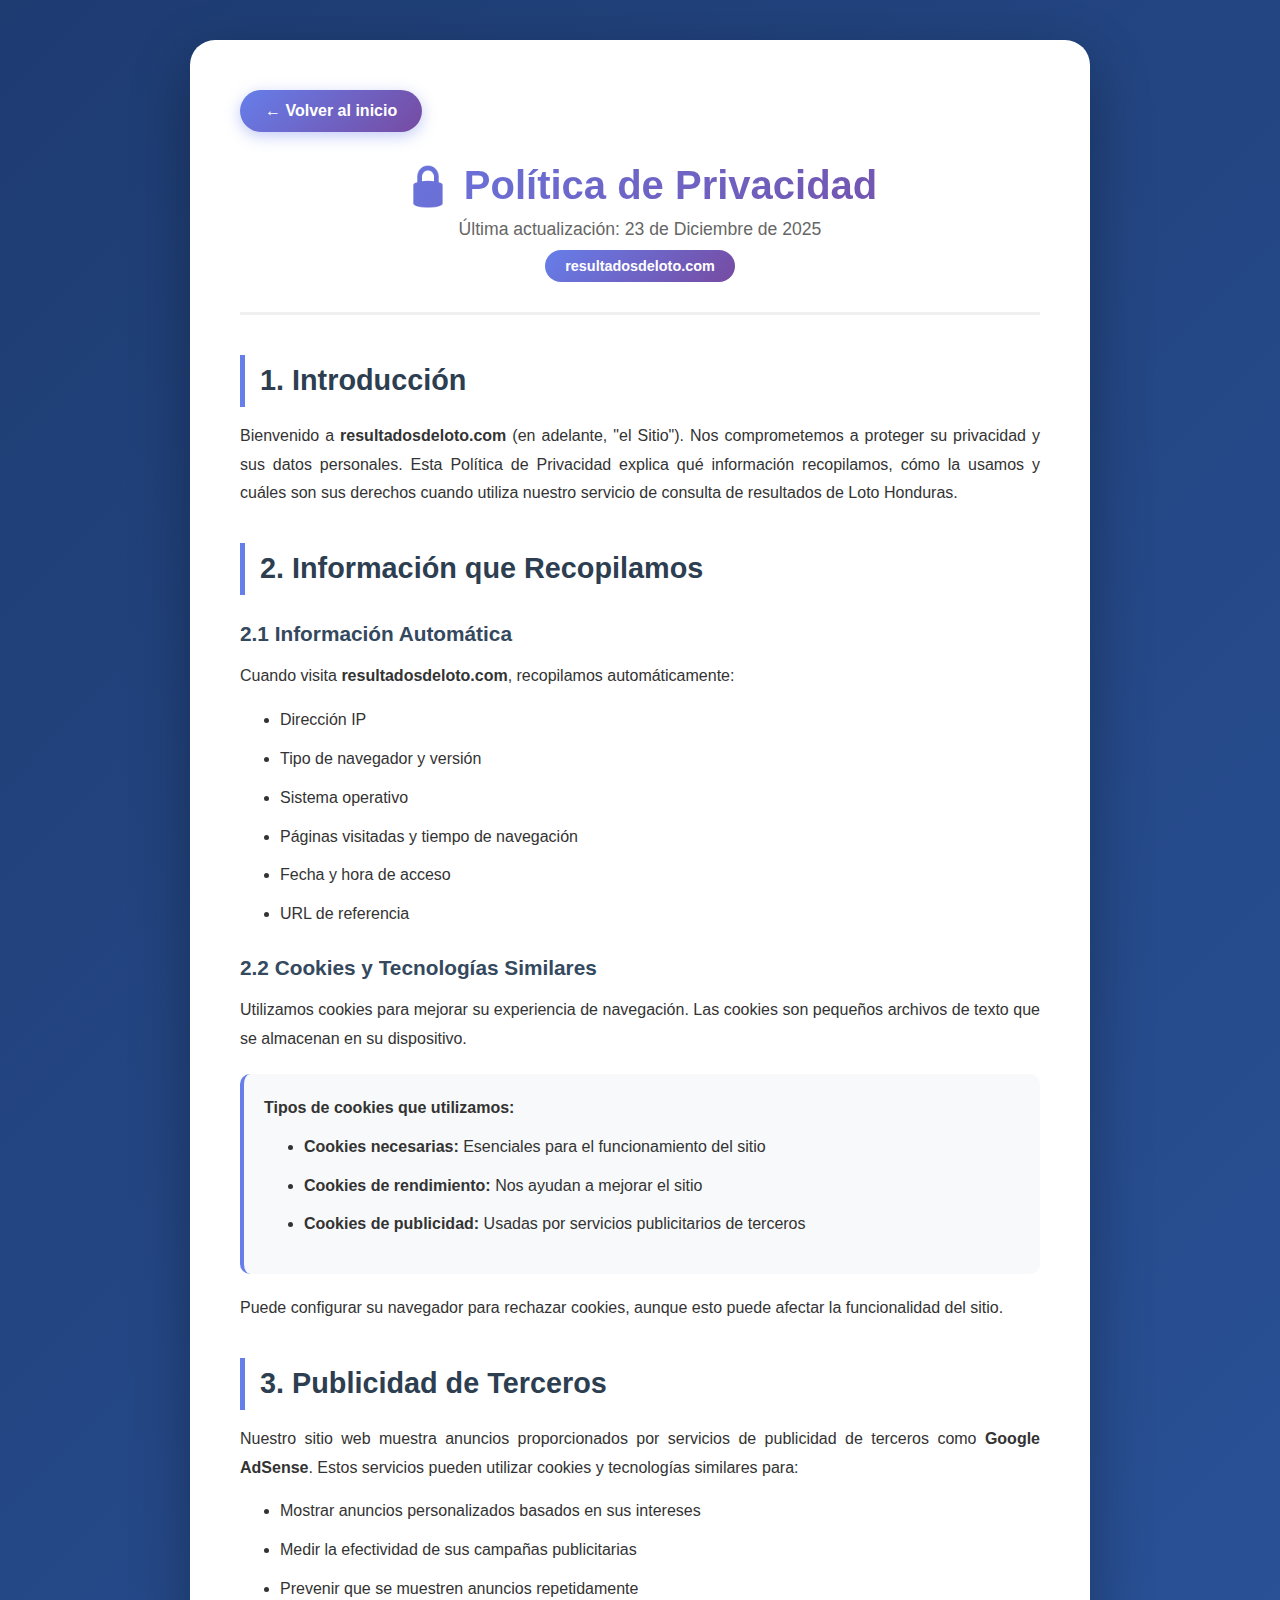
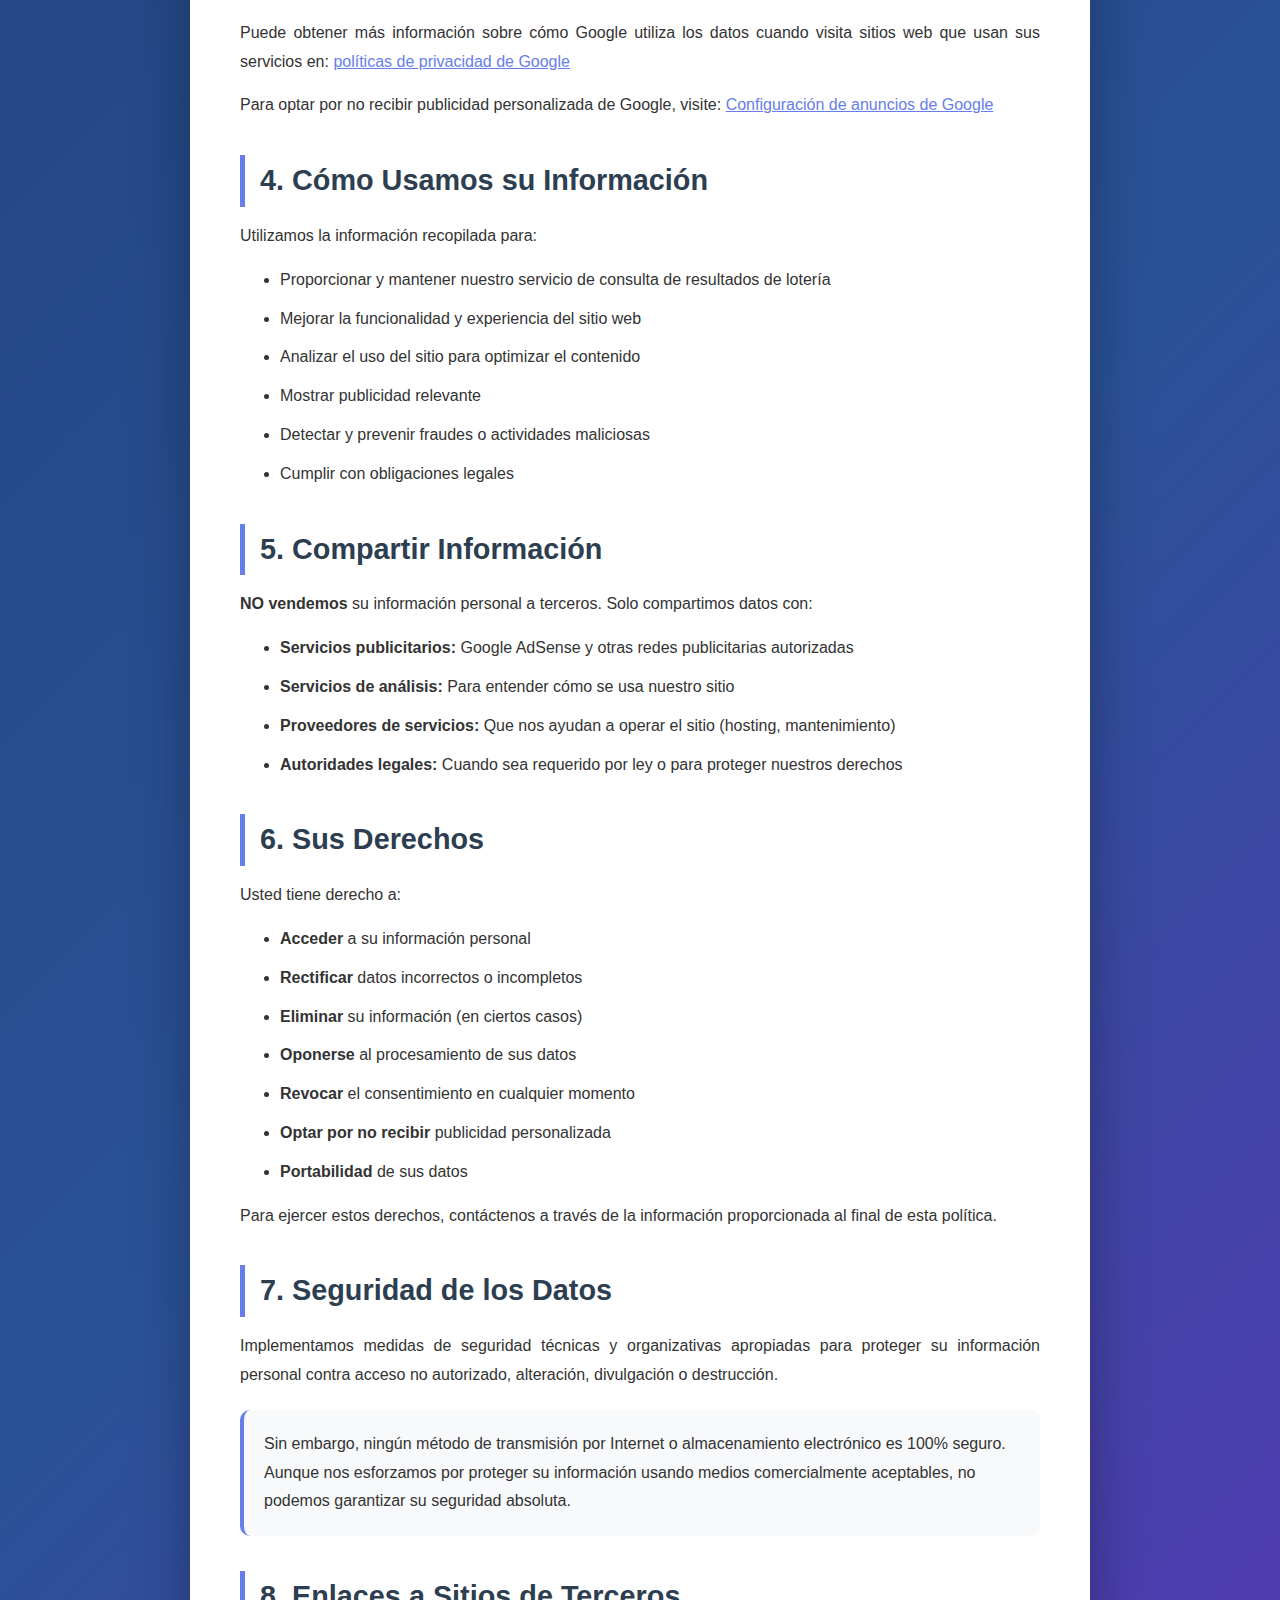
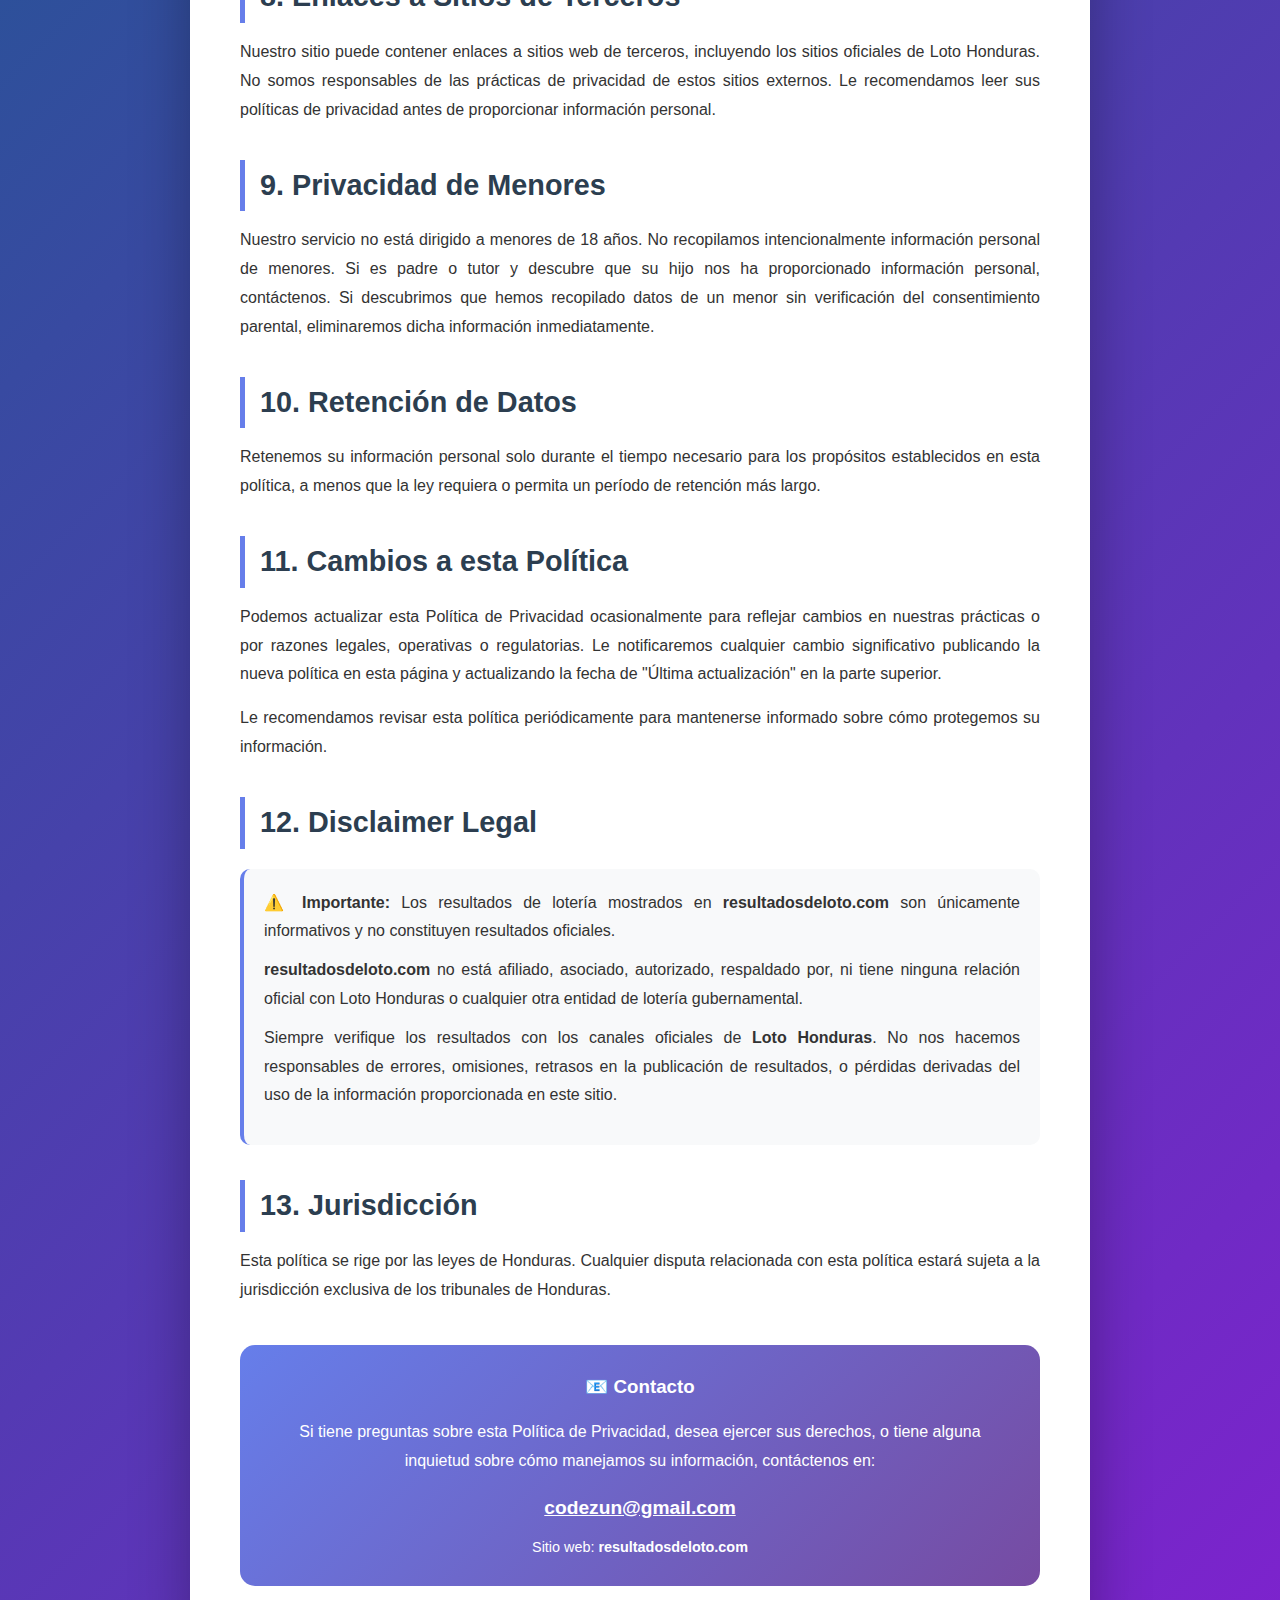
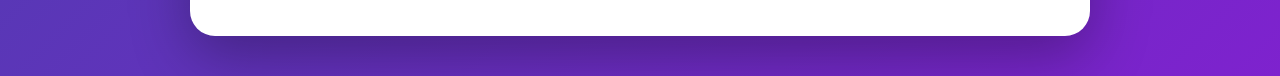
<file: privacidad.html>
<!DOCTYPE html>
<html lang="es">
<head>
    <meta charset="UTF-8">
    <meta name="viewport" content="width=device-width, initial-scale=1.0">
    <title>Política de Privacidad - Resultados de Loto Honduras</title>
    <meta name="description" content="Política de privacidad de resultadosdeloto.com - Consulta resultados de Loto Honduras de forma segura">
    <style>
        * {
            margin: 0;
            padding: 0;
            box-sizing: border-box;
        }

        body {
            font-family: 'Segoe UI', Tahoma, Geneva, Verdana, sans-serif;
            background: linear-gradient(135deg, #1e3c72 0%, #2a5298 50%, #7e22ce 100%);
            min-height: 100vh;
            padding: 40px 20px;
        }

        .container {
            max-width: 900px;
            margin: 0 auto;
            background: white;
            border-radius: 25px;
            padding: 50px;
            box-shadow: 0 20px 60px rgba(0,0,0,0.3);
            animation: fadeIn 0.6s ease;
        }

        .header {
            text-align: center;
            margin-bottom: 40px;
            padding-bottom: 30px;
            border-bottom: 3px solid #f0f0f0;
        }

        .header h1 {
            font-size: 2.5em;
            color: #2c3e50;
            margin-bottom: 10px;
            background: linear-gradient(135deg, #667eea 0%, #764ba2 100%);
            -webkit-background-clip: text;
            -webkit-text-fill-color: transparent;
            background-clip: text;
        }

        .header p {
            color: #666;
            font-size: 1.1em;
        }

        .domain-badge {
            display: inline-block;
            background: linear-gradient(135deg, #667eea 0%, #764ba2 100%);
            color: white;
            padding: 8px 20px;
            border-radius: 20px;
            font-size: 0.9em;
            font-weight: 600;
            margin-top: 10px;
        }

        .back-button {
            display: inline-flex;
            align-items: center;
            gap: 10px;
            background: linear-gradient(135deg, #667eea 0%, #764ba2 100%);
            color: white;
            padding: 12px 25px;
            border-radius: 50px;
            text-decoration: none;
            font-weight: 600;
            margin-bottom: 30px;
            transition: transform 0.3s ease;
            box-shadow: 0 4px 15px rgba(102, 126, 234, 0.4);
        }

        .back-button:hover {
            transform: translateY(-3px);
            box-shadow: 0 6px 20px rgba(102, 126, 234, 0.6);
        }

        .content {
            color: #333;
            line-height: 1.8;
        }

        .section {
            margin-bottom: 35px;
        }

        .section h2 {
            font-size: 1.8em;
            color: #2c3e50;
            margin-bottom: 15px;
            padding-left: 15px;
            border-left: 5px solid #667eea;
        }

        .section h3 {
            font-size: 1.3em;
            color: #34495e;
            margin: 20px 0 10px 0;
        }

        .section p {
            margin-bottom: 15px;
            text-align: justify;
        }

        .section ul {
            margin: 15px 0;
            padding-left: 40px;
        }

        .section li {
            margin-bottom: 10px;
        }

        .highlight-box {
            background: #f8f9fa;
            border-left: 4px solid #667eea;
            padding: 20px;
            border-radius: 10px;
            margin: 20px 0;
        }

        .contact-info {
            background: linear-gradient(135deg, #667eea 0%, #764ba2 100%);
            color: white;
            padding: 25px;
            border-radius: 15px;
            text-align: center;
            margin-top: 40px;
        }

        .contact-info a {
            color: white;
            text-decoration: underline;
            font-weight: 600;
        }

        @keyframes fadeIn {
            from {
                opacity: 0;
                transform: translateY(30px);
            }
            to {
                opacity: 1;
                transform: translateY(0);
            }
        }

        @media (max-width: 768px) {
            .container {
                padding: 30px 20px;
            }

            .header h1 {
                font-size: 2em;
            }

            .section h2 {
                font-size: 1.5em;
            }
        }
    </style>
</head>
<body>
    <div class="container">
        <a href="index.html" class="back-button">
            ← Volver al inicio
        </a>

        <div class="header">
            <h1>🔒 Política de Privacidad</h1>
            <p>Última actualización: 23 de Diciembre de 2025</p>
            <span class="domain-badge">resultadosdeloto.com</span>
        </div>

        <div class="content">
            <div class="section">
                <h2>1. Introducción</h2>
                <p>
                    Bienvenido a <strong>resultadosdeloto.com</strong> (en adelante, "el Sitio"). Nos comprometemos a proteger su privacidad y sus datos personales. Esta Política de Privacidad explica qué información recopilamos, cómo la usamos y cuáles son sus derechos cuando utiliza nuestro servicio de consulta de resultados de Loto Honduras.
                </p>
            </div>

            <div class="section">
                <h2>2. Información que Recopilamos</h2>
                
                <h3>2.1 Información Automática</h3>
                <p>Cuando visita <strong>resultadosdeloto.com</strong>, recopilamos automáticamente:</p>
                <ul>
                    <li>Dirección IP</li>
                    <li>Tipo de navegador y versión</li>
                    <li>Sistema operativo</li>
                    <li>Páginas visitadas y tiempo de navegación</li>
                    <li>Fecha y hora de acceso</li>
                    <li>URL de referencia</li>
                </ul>

                <h3>2.2 Cookies y Tecnologías Similares</h3>
                <p>Utilizamos cookies para mejorar su experiencia de navegación. Las cookies son pequeños archivos de texto que se almacenan en su dispositivo.</p>
                
                <div class="highlight-box">
                    <strong>Tipos de cookies que utilizamos:</strong>
                    <ul style="margin-top: 10px;">
                        <li><strong>Cookies necesarias:</strong> Esenciales para el funcionamiento del sitio</li>
                        <li><strong>Cookies de rendimiento:</strong> Nos ayudan a mejorar el sitio</li>
                        <li><strong>Cookies de publicidad:</strong> Usadas por servicios publicitarios de terceros</li>
                    </ul>
                </div>

                <p>Puede configurar su navegador para rechazar cookies, aunque esto puede afectar la funcionalidad del sitio.</p>
            </div>

            <div class="section">
                <h2>3. Publicidad de Terceros</h2>
                <p>
                    Nuestro sitio web muestra anuncios proporcionados por servicios de publicidad de terceros como <strong>Google AdSense</strong>. Estos servicios pueden utilizar cookies y tecnologías similares para:
                </p>
                <ul>
                    <li>Mostrar anuncios personalizados basados en sus intereses</li>
                    <li>Medir la efectividad de sus campañas publicitarias</li>
                    <li>Prevenir que se muestren anuncios repetidamente</li>
                </ul>
                <p>
                    Puede obtener más información sobre cómo Google utiliza los datos cuando visita sitios web que usan sus servicios en: 
                    <a href="https://policies.google.com/technologies/partner-sites" target="_blank" style="color: #667eea;">políticas de privacidad de Google</a>
                </p>
                <p>
                    Para optar por no recibir publicidad personalizada de Google, visite: 
                    <a href="https://www.google.com/settings/ads" target="_blank" style="color: #667eea;">Configuración de anuncios de Google</a>
                </p>
            </div>

            <div class="section">
                <h2>4. Cómo Usamos su Información</h2>
                <p>Utilizamos la información recopilada para:</p>
                <ul>
                    <li>Proporcionar y mantener nuestro servicio de consulta de resultados de lotería</li>
                    <li>Mejorar la funcionalidad y experiencia del sitio web</li>
                    <li>Analizar el uso del sitio para optimizar el contenido</li>
                    <li>Mostrar publicidad relevante</li>
                    <li>Detectar y prevenir fraudes o actividades maliciosas</li>
                    <li>Cumplir con obligaciones legales</li>
                </ul>
            </div>

            <div class="section">
                <h2>5. Compartir Información</h2>
                <p>
                    <strong>NO vendemos</strong> su información personal a terceros. Solo compartimos datos con:
                </p>
                <ul>
                    <li><strong>Servicios publicitarios:</strong> Google AdSense y otras redes publicitarias autorizadas</li>
                    <li><strong>Servicios de análisis:</strong> Para entender cómo se usa nuestro sitio</li>
                    <li><strong>Proveedores de servicios:</strong> Que nos ayudan a operar el sitio (hosting, mantenimiento)</li>
                    <li><strong>Autoridades legales:</strong> Cuando sea requerido por ley o para proteger nuestros derechos</li>
                </ul>
            </div>

            <div class="section">
                <h2>6. Sus Derechos</h2>
                <p>Usted tiene derecho a:</p>
                <ul>
                    <li><strong>Acceder</strong> a su información personal</li>
                    <li><strong>Rectificar</strong> datos incorrectos o incompletos</li>
                    <li><strong>Eliminar</strong> su información (en ciertos casos)</li>
                    <li><strong>Oponerse</strong> al procesamiento de sus datos</li>
                    <li><strong>Revocar</strong> el consentimiento en cualquier momento</li>
                    <li><strong>Optar por no recibir</strong> publicidad personalizada</li>
                    <li><strong>Portabilidad</strong> de sus datos</li>
                </ul>
                <p>Para ejercer estos derechos, contáctenos a través de la información proporcionada al final de esta política.</p>
            </div>

            <div class="section">
                <h2>7. Seguridad de los Datos</h2>
                <p>
                    Implementamos medidas de seguridad técnicas y organizativas apropiadas para proteger su información personal contra acceso no autorizado, alteración, divulgación o destrucción.
                </p>
                <div class="highlight-box">
                    Sin embargo, ningún método de transmisión por Internet o almacenamiento electrónico es 100% seguro. Aunque nos esforzamos por proteger su información usando medios comercialmente aceptables, no podemos garantizar su seguridad absoluta.
                </div>
            </div>

            <div class="section">
                <h2>8. Enlaces a Sitios de Terceros</h2>
                <p>
                    Nuestro sitio puede contener enlaces a sitios web de terceros, incluyendo los sitios oficiales de Loto Honduras. No somos responsables de las prácticas de privacidad de estos sitios externos. Le recomendamos leer sus políticas de privacidad antes de proporcionar información personal.
                </p>
            </div>

            <div class="section">
                <h2>9. Privacidad de Menores</h2>
                <p>
                    Nuestro servicio no está dirigido a menores de 18 años. No recopilamos intencionalmente información personal de menores. Si es padre o tutor y descubre que su hijo nos ha proporcionado información personal, contáctenos. Si descubrimos que hemos recopilado datos de un menor sin verificación del consentimiento parental, eliminaremos dicha información inmediatamente.
                </p>
            </div>

            <div class="section">
                <h2>10. Retención de Datos</h2>
                <p>
                    Retenemos su información personal solo durante el tiempo necesario para los propósitos establecidos en esta política, a menos que la ley requiera o permita un período de retención más largo.
                </p>
            </div>

            <div class="section">
                <h2>11. Cambios a esta Política</h2>
                <p>
                    Podemos actualizar esta Política de Privacidad ocasionalmente para reflejar cambios en nuestras prácticas o por razones legales, operativas o regulatorias. Le notificaremos cualquier cambio significativo publicando la nueva política en esta página y actualizando la fecha de "Última actualización" en la parte superior.
                </p>
                <p>
                    Le recomendamos revisar esta política periódicamente para mantenerse informado sobre cómo protegemos su información.
                </p>
            </div>

            <div class="section">
                <h2>12. Disclaimer Legal</h2>
                <div class="highlight-box">
                    <p style="margin-bottom: 10px;">
                        <strong>⚠️ Importante:</strong> Los resultados de lotería mostrados en <strong>resultadosdeloto.com</strong> son únicamente informativos y no constituyen resultados oficiales.
                    </p>
                    <p style="margin-bottom: 10px;">
                        <strong>resultadosdeloto.com</strong> no está afiliado, asociado, autorizado, respaldado por, ni tiene ninguna relación oficial con Loto Honduras o cualquier otra entidad de lotería gubernamental.
                    </p>
                    <p>
                        Siempre verifique los resultados con los canales oficiales de <strong>Loto Honduras</strong>. No nos hacemos responsables de errores, omisiones, retrasos en la publicación de resultados, o pérdidas derivadas del uso de la información proporcionada en este sitio.
                    </p>
                </div>
            </div>

            <div class="section">
                <h2>13. Jurisdicción</h2>
                <p>
                    Esta política se rige por las leyes de Honduras. Cualquier disputa relacionada con esta política estará sujeta a la jurisdicción exclusiva de los tribunales de Honduras.
                </p>
            </div>

            <div class="contact-info">
                <h3 style="margin-bottom: 15px;">📧 Contacto</h3>
                <p>
                    Si tiene preguntas sobre esta Política de Privacidad, desea ejercer sus derechos, o tiene alguna inquietud sobre cómo manejamos su información, contáctenos en:
                </p>
                <p style="font-size: 1.2em; margin-top: 15px; margin-bottom: 10px;">
                    <a href="mailto:codezun@gmail.com">codezun@gmail.com</a>
                </p>
                <p style="font-size: 0.9em; margin-top: 10px;">
                    Sitio web: <strong>resultadosdeloto.com</strong>
                </p>
            </div>
        </div>
    </div>
</body>
</html>
</file>
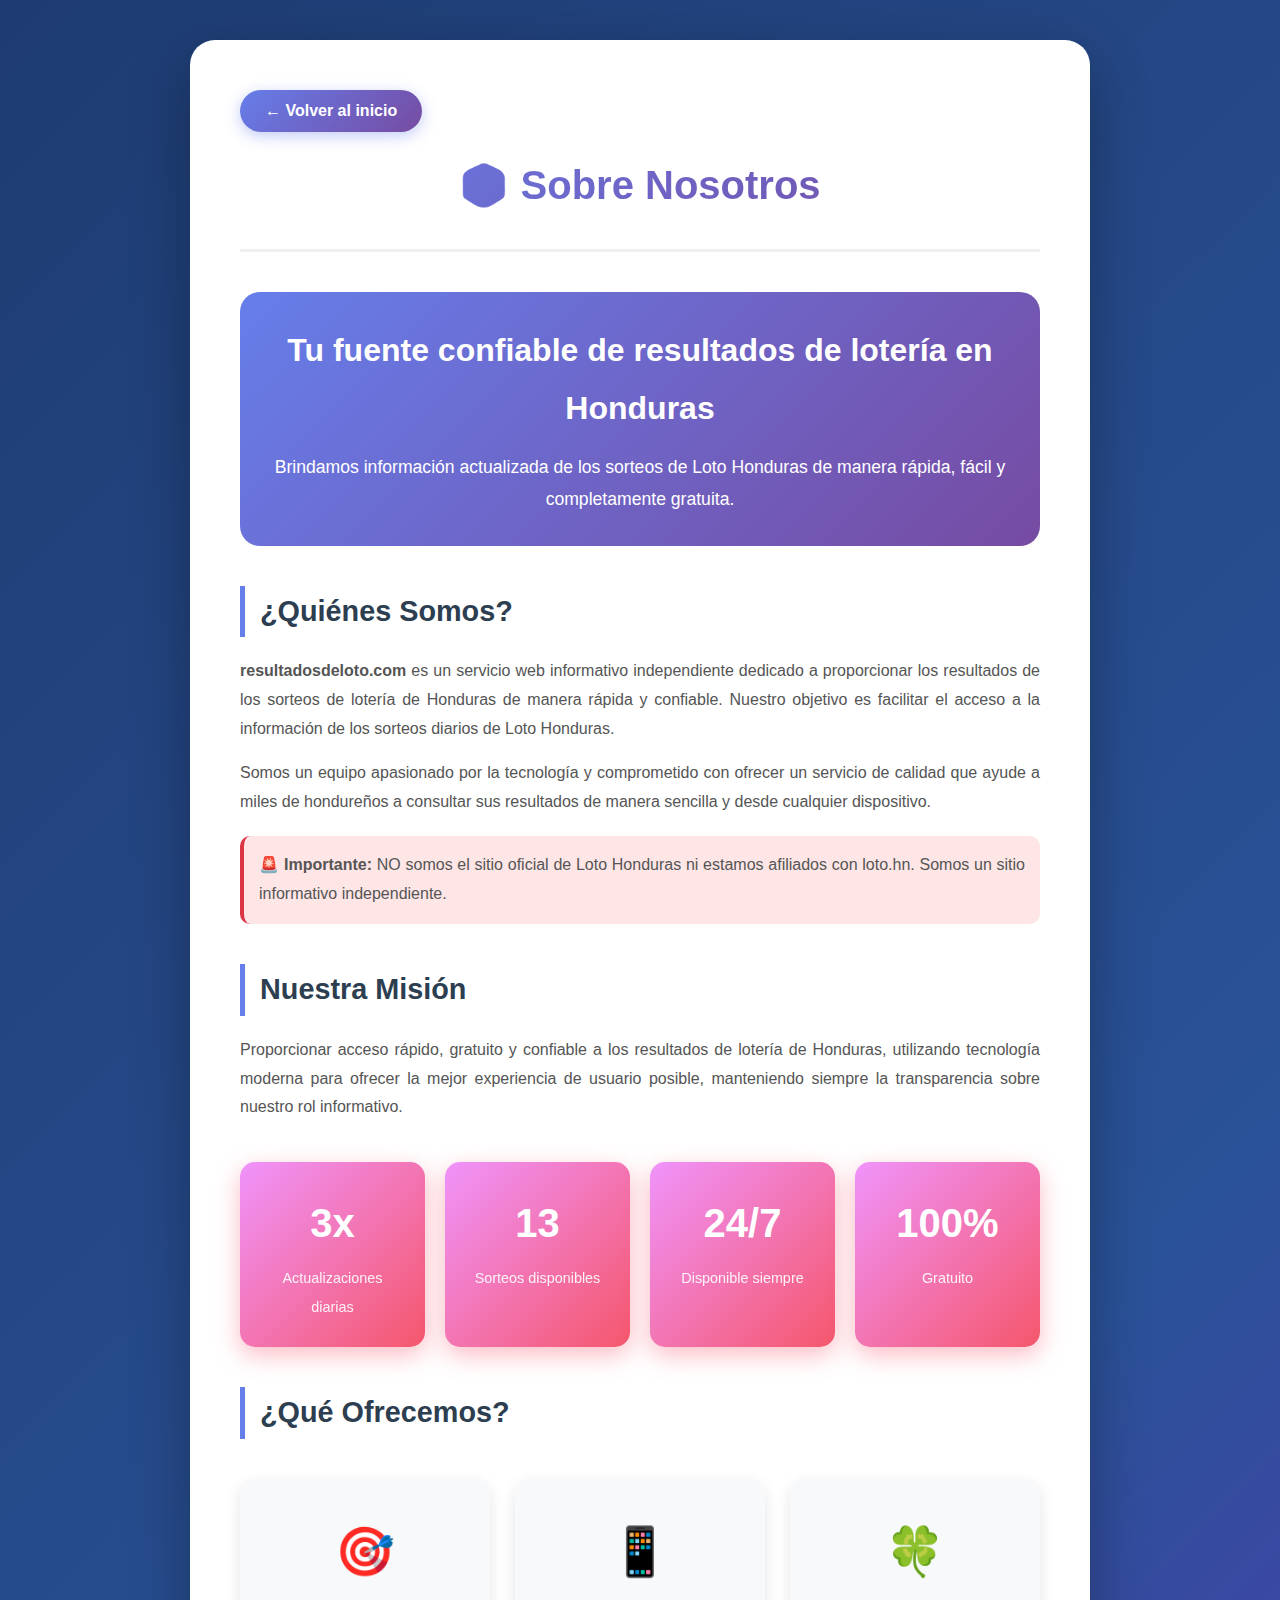
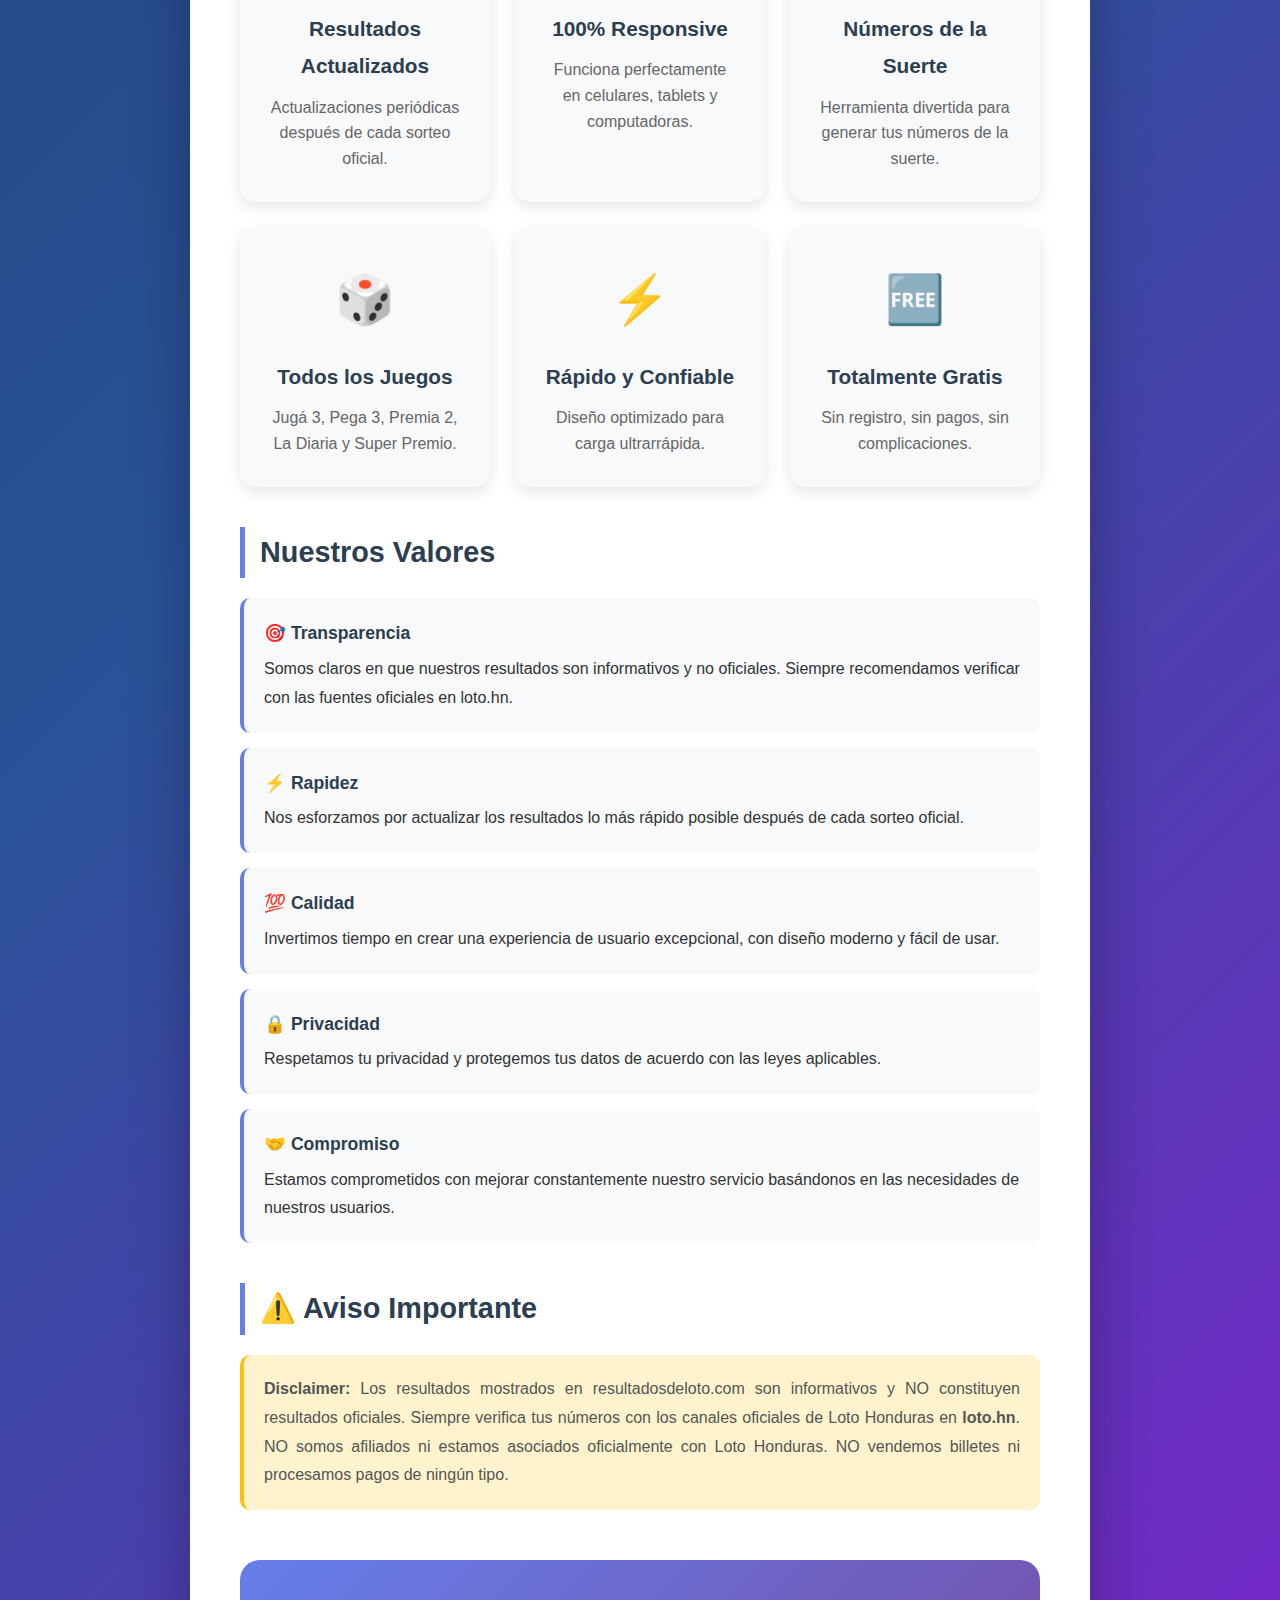
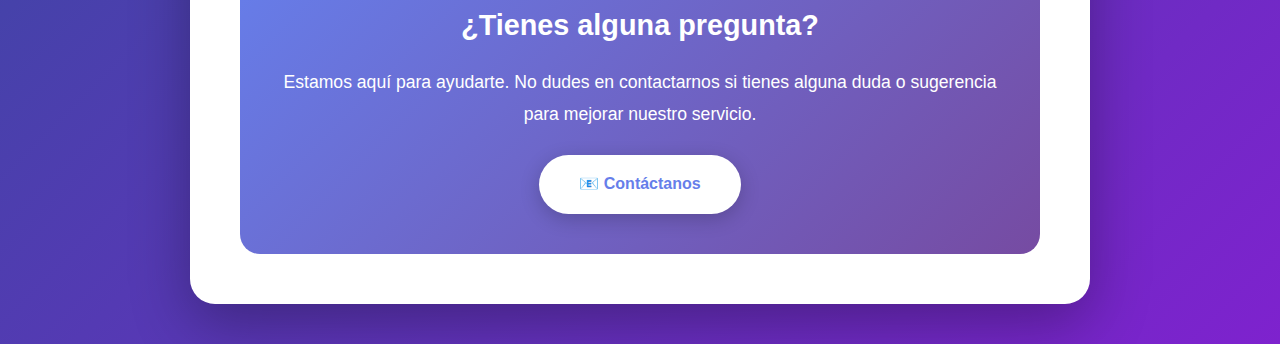
<file: sobre-nosotros.html>
<!DOCTYPE html>
<html lang="es">
<head>
    <meta charset="UTF-8">
    <meta name="viewport" content="width=device-width, initial-scale=1.0">
    <title>Sobre Nosotros - Resultados del Loto Honduras</title>
    <meta name="description" content="Conoce más sobre resultadosdeloto.com - Tu fuente confiable de resultados de lotería en Honduras. Sitio informativo NO oficial.">
    <link rel="canonical" href="https://resultadosdeloto.com/sobre-nosotros.html">
    <style>
        * {
            margin: 0;
            padding: 0;
            box-sizing: border-box;
        }

        body {
            font-family: 'Segoe UI', Tahoma, Geneva, Verdana, sans-serif;
            background: linear-gradient(135deg, #1e3c72 0%, #2a5298 50%, #7e22ce 100%);
            min-height: 100vh;
            padding: 40px 20px;
        }

        .container {
            max-width: 900px;
            margin: 0 auto;
            background: white;
            border-radius: 25px;
            padding: 50px;
            box-shadow: 0 20px 60px rgba(0,0,0,0.3);
            animation: fadeIn 0.6s ease;
        }

        .header {
            text-align: center;
            margin-bottom: 40px;
            padding-bottom: 30px;
            border-bottom: 3px solid #f0f0f0;
        }

        .header h1 {
            font-size: 2.5em;
            color: #2c3e50;
            margin-bottom: 10px;
            background: linear-gradient(135deg, #667eea 0%, #764ba2 100%);
            -webkit-background-clip: text;
            -webkit-text-fill-color: transparent;
            background-clip: text;
        }

        .back-button {
            display: inline-flex;
            align-items: center;
            gap: 10px;
            background: linear-gradient(135deg, #667eea 0%, #764ba2 100%);
            color: white;
            padding: 12px 25px;
            border-radius: 50px;
            text-decoration: none;
            font-weight: 600;
            margin-bottom: 30px;
            transition: transform 0.3s ease;
            box-shadow: 0 4px 15px rgba(102, 126, 234, 0.4);
        }

        .back-button:hover {
            transform: translateY(-3px);
            box-shadow: 0 6px 20px rgba(102, 126, 234, 0.6);
        }

        .content {
            color: #333;
            line-height: 1.8;
        }

        .intro-section {
            text-align: center;
            margin: 40px 0;
            padding: 30px;
            background: linear-gradient(135deg, #667eea 0%, #764ba2 100%);
            border-radius: 20px;
            color: white;
        }

        .intro-section h2 {
            font-size: 2em;
            margin-bottom: 15px;
        }

        .feature-grid {
            display: grid;
            grid-template-columns: repeat(auto-fit, minmax(250px, 1fr));
            gap: 25px;
            margin: 40px 0;
        }

        .feature-card {
            background: #f8f9fa;
            padding: 30px;
            border-radius: 15px;
            text-align: center;
            transition: transform 0.3s ease;
            box-shadow: 0 5px 15px rgba(0,0,0,0.1);
        }

        .feature-card:hover {
            transform: translateY(-5px);
            box-shadow: 0 10px 30px rgba(0,0,0,0.15);
        }

        .feature-card .icon {
            font-size: 3em;
            margin-bottom: 15px;
        }

        .feature-card h3 {
            color: #2c3e50;
            margin-bottom: 10px;
            font-size: 1.3em;
        }

        .feature-card p {
            color: #666;
            line-height: 1.6;
        }

        .section {
            margin: 40px 0;
        }

        .section h2 {
            font-size: 1.8em;
            color: #2c3e50;
            margin-bottom: 20px;
            padding-left: 15px;
            border-left: 5px solid #667eea;
        }

        .section p {
            margin-bottom: 15px;
            text-align: justify;
            color: #555;
        }

        .values-list {
            list-style: none;
            padding: 0;
        }

        .values-list li {
            background: #f8f9fa;
            padding: 20px;
            margin-bottom: 15px;
            border-radius: 10px;
            border-left: 4px solid #667eea;
        }

        .values-list li strong {
            color: #2c3e50;
            font-size: 1.1em;
            display: block;
            margin-bottom: 5px;
        }

        .stats-grid {
            display: grid;
            grid-template-columns: repeat(auto-fit, minmax(150px, 1fr));
            gap: 20px;
            margin: 30px 0;
        }

        .stat-card {
            background: linear-gradient(135deg, #f093fb 0%, #f5576c 100%);
            padding: 25px;
            border-radius: 15px;
            text-align: center;
            color: white;
            box-shadow: 0 8px 25px rgba(245, 87, 108, 0.4);
        }

        .stat-card .number {
            font-size: 2.5em;
            font-weight: 900;
            display: block;
            margin-bottom: 5px;
        }

        .stat-card .label {
            font-size: 0.9em;
            opacity: 0.9;
        }

        .cta-section {
            background: linear-gradient(135deg, #667eea 0%, #764ba2 100%);
            color: white;
            padding: 40px;
            border-radius: 20px;
            text-align: center;
            margin-top: 50px;
        }

        .cta-section h3 {
            font-size: 1.8em;
            margin-bottom: 15px;
        }

        .cta-section p {
            margin-bottom: 25px;
            font-size: 1.1em;
        }

        .cta-button {
            display: inline-block;
            background: white;
            color: #667eea;
            padding: 15px 40px;
            border-radius: 50px;
            text-decoration: none;
            font-weight: 700;
            transition: transform 0.3s ease;
            box-shadow: 0 5px 20px rgba(0,0,0,0.2);
        }

        .cta-button:hover {
            transform: translateY(-3px);
            box-shadow: 0 8px 30px rgba(0,0,0,0.3);
        }

        @keyframes fadeIn {
            from {
                opacity: 0;
                transform: translateY(30px);
            }
            to {
                opacity: 1;
                transform: translateY(0);
            }
        }

        @media (max-width: 768px) {
            .container {
                padding: 30px 20px;
            }

            .header h1 {
                font-size: 2em;
            }

            .feature-grid,
            .stats-grid {
                grid-template-columns: 1fr;
            }
        }
    </style>
</head>
<body>
    <div class="container">
        <a href="index.html" class="back-button">
            ← Volver al inicio
        </a>

        <div class="header">
            <h1>🎲 Sobre Nosotros</h1>
        </div>

        <div class="content">
            <div class="intro-section">
                <h2>Tu fuente confiable de resultados de lotería en Honduras</h2>
                <p style="font-size: 1.1em; margin-top: 15px;">
                    Brindamos información actualizada de los sorteos de Loto Honduras de manera 
                    rápida, fácil y completamente gratuita.
                </p>
            </div>

            <div class="section">
                <h2>¿Quiénes Somos?</h2>
                <p>
                    <strong>resultadosdeloto.com</strong> es un servicio web informativo independiente dedicado a 
                    proporcionar los resultados de los sorteos de lotería de Honduras de manera rápida 
                    y confiable. Nuestro objetivo es facilitar el acceso a la información de los sorteos 
                    diarios de Loto Honduras.
                </p>
                <p>
                    Somos un equipo apasionado por la tecnología y comprometido con ofrecer un servicio 
                    de calidad que ayude a miles de hondureños a consultar sus resultados de manera 
                    sencilla y desde cualquier dispositivo.
                </p>
                <p style="background: #ffe6e6; padding: 15px; border-radius: 10px; border-left: 4px solid #dc3545; margin-top: 20px;">
                    <strong>🚨 Importante:</strong> NO somos el sitio oficial de Loto Honduras ni estamos 
                    afiliados con loto.hn. Somos un sitio informativo independiente.
                </p>
            </div>

            <div class="section">
                <h2>Nuestra Misión</h2>
                <p>
                    Proporcionar acceso rápido, gratuito y confiable a los resultados de lotería de 
                    Honduras, utilizando tecnología moderna para ofrecer la mejor experiencia de usuario 
                    posible, manteniendo siempre la transparencia sobre nuestro rol informativo.
                </p>
            </div>

            <div class="stats-grid">
                <div class="stat-card">
                    <span class="number">3x</span>
                    <span class="label">Actualizaciones diarias</span>
                </div>
                <div class="stat-card">
                    <span class="number">13</span>
                    <span class="label">Sorteos disponibles</span>
                </div>
                <div class="stat-card">
                    <span class="number">24/7</span>
                    <span class="label">Disponible siempre</span>
                </div>
                <div class="stat-card">
                    <span class="number">100%</span>
                    <span class="label">Gratuito</span>
                </div>
            </div>

            <div class="section">
                <h2>¿Qué Ofrecemos?</h2>
            </div>

            <div class="feature-grid">
                <div class="feature-card">
                    <div class="icon">🎯</div>
                    <h3>Resultados Actualizados</h3>
                    <p>Actualizaciones periódicas después de cada sorteo oficial.</p>
                </div>

                <div class="feature-card">
                    <div class="icon">📱</div>
                    <h3>100% Responsive</h3>
                    <p>Funciona perfectamente en celulares, tablets y computadoras.</p>
                </div>

                <div class="feature-card">
                    <div class="icon">🍀</div>
                    <h3>Números de la Suerte</h3>
                    <p>Herramienta divertida para generar tus números de la suerte.</p>
                </div>

                <div class="feature-card">
                    <div class="icon">🎲</div>
                    <h3>Todos los Juegos</h3>
                    <p>Jugá 3, Pega 3, Premia 2, La Diaria y Super Premio.</p>
                </div>

                <div class="feature-card">
                    <div class="icon">⚡</div>
                    <h3>Rápido y Confiable</h3>
                    <p>Diseño optimizado para carga ultrarrápida.</p>
                </div>

                <div class="feature-card">
                    <div class="icon">🆓</div>
                    <h3>Totalmente Gratis</h3>
                    <p>Sin registro, sin pagos, sin complicaciones.</p>
                </div>
            </div>

            <div class="section">
                <h2>Nuestros Valores</h2>
                <ul class="values-list">
                    <li>
                        <strong>🎯 Transparencia</strong>
                        Somos claros en que nuestros resultados son informativos y no oficiales. 
                        Siempre recomendamos verificar con las fuentes oficiales en loto.hn.
                    </li>
                    <li>
                        <strong>⚡ Rapidez</strong>
                        Nos esforzamos por actualizar los resultados lo más rápido posible después 
                        de cada sorteo oficial.
                    </li>
                    <li>
                        <strong>💯 Calidad</strong>
                        Invertimos tiempo en crear una experiencia de usuario excepcional, con 
                        diseño moderno y fácil de usar.
                    </li>
                    <li>
                        <strong>🔒 Privacidad</strong>
                        Respetamos tu privacidad y protegemos tus datos de acuerdo con las leyes 
                        aplicables.
                    </li>
                    <li>
                        <strong>🤝 Compromiso</strong>
                        Estamos comprometidos con mejorar constantemente nuestro servicio basándonos 
                        en las necesidades de nuestros usuarios.
                    </li>
                </ul>
            </div>

            <div class="section">
                <h2>⚠️ Aviso Importante</h2>
                <p style="background: #fff3cd; padding: 20px; border-radius: 10px; border-left: 4px solid #ffc107;">
                    <strong>Disclaimer:</strong> Los resultados mostrados en resultadosdeloto.com son informativos 
                    y NO constituyen resultados oficiales. Siempre verifica tus números con los canales 
                    oficiales de Loto Honduras en <strong>loto.hn</strong>. NO somos afiliados ni estamos 
                    asociados oficialmente con Loto Honduras. NO vendemos billetes ni procesamos pagos de ningún tipo.
                </p>
            </div>

            <div class="cta-section">
                <h3>¿Tienes alguna pregunta?</h3>
                <p>
                    Estamos aquí para ayudarte. No dudes en contactarnos si tienes alguna duda 
                    o sugerencia para mejorar nuestro servicio.
                </p>
                <a href="contacto.html" class="cta-button">
                    📧 Contáctanos
                </a>
            </div>
        </div>
    </div>
</body>
</html>
</file>
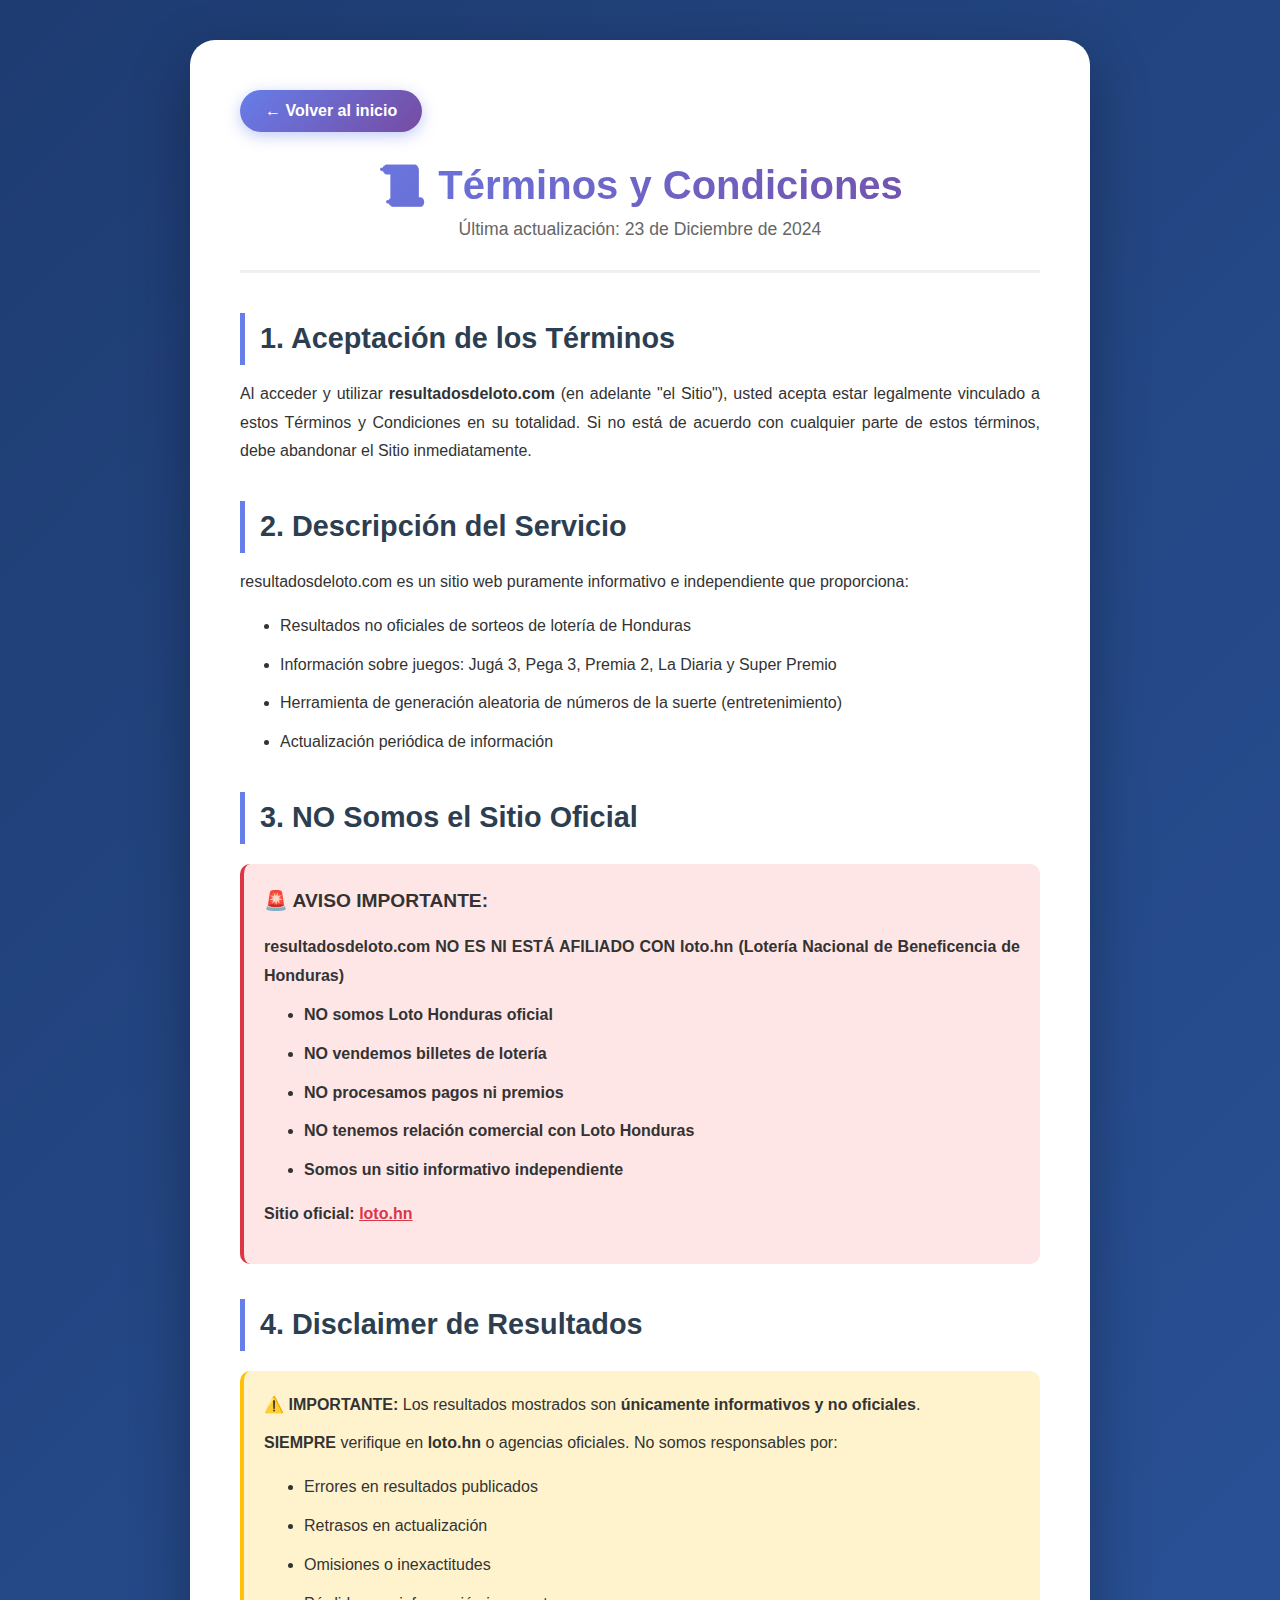
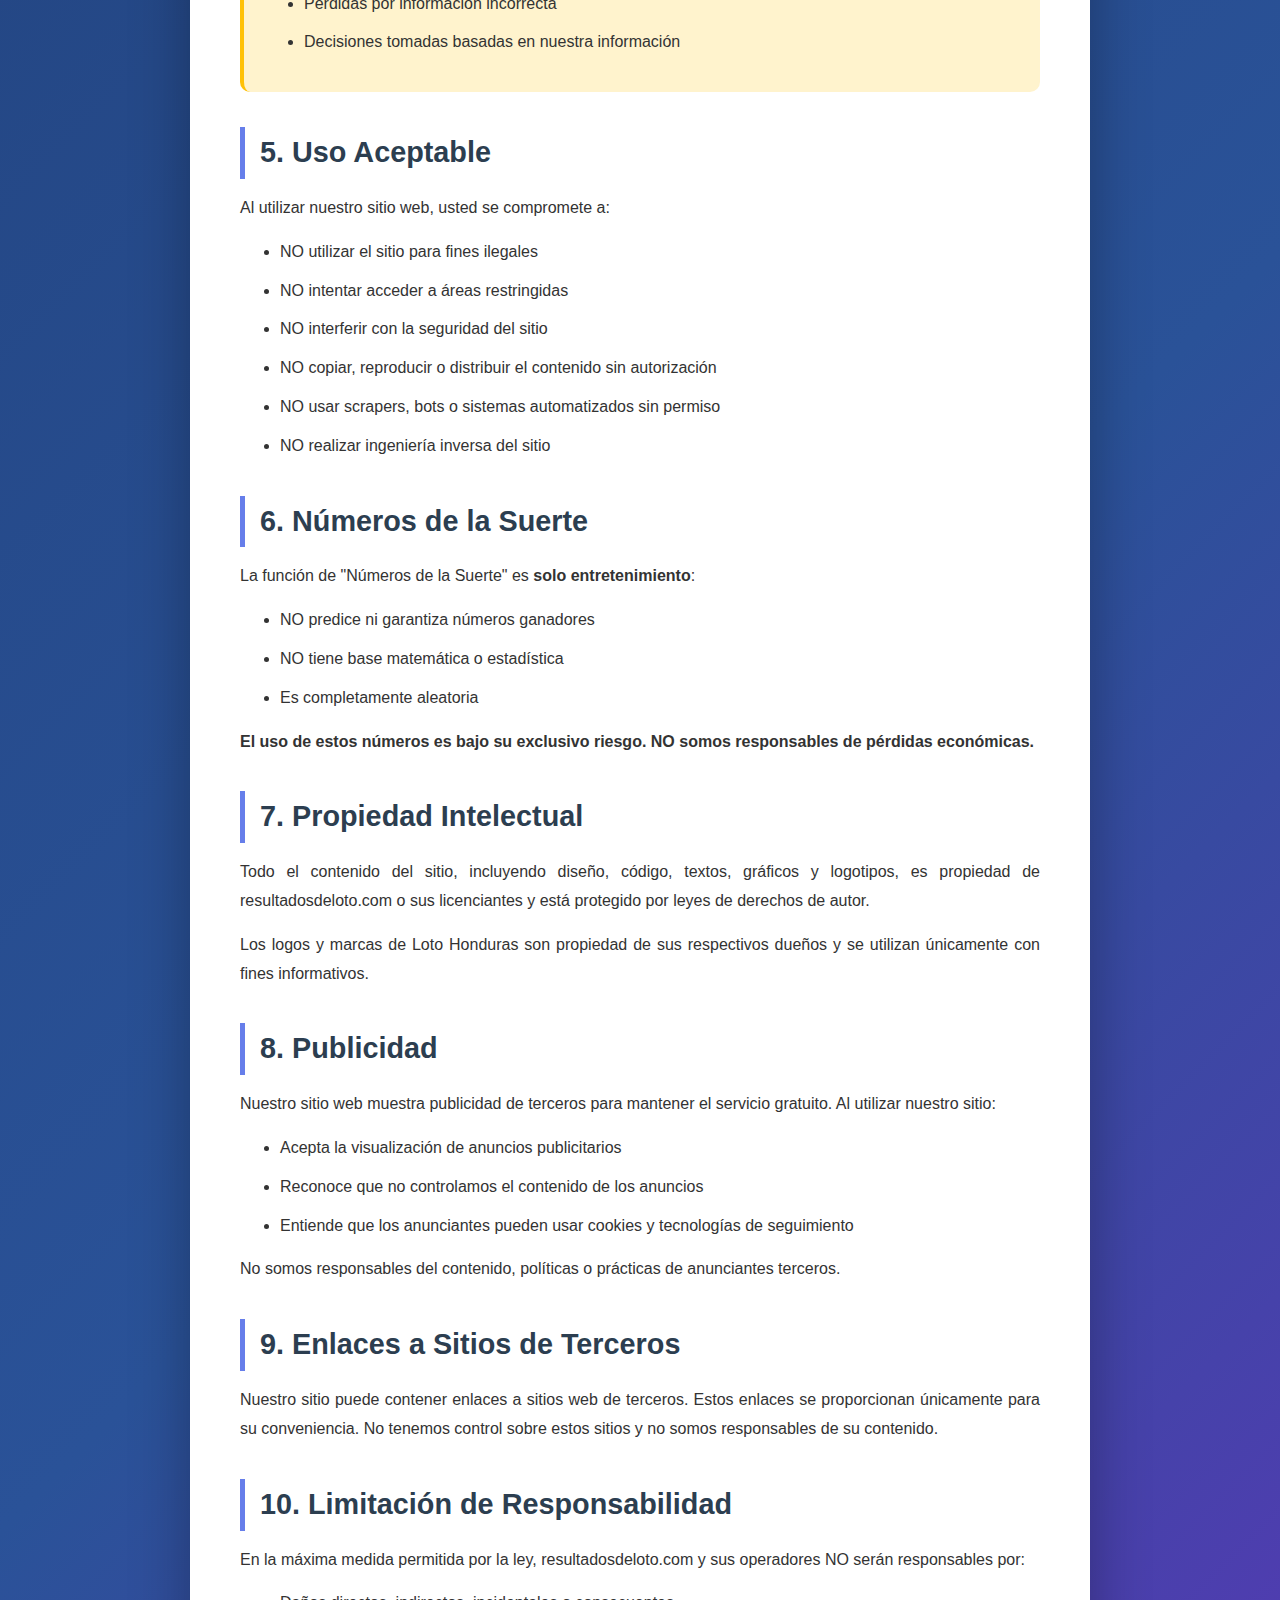
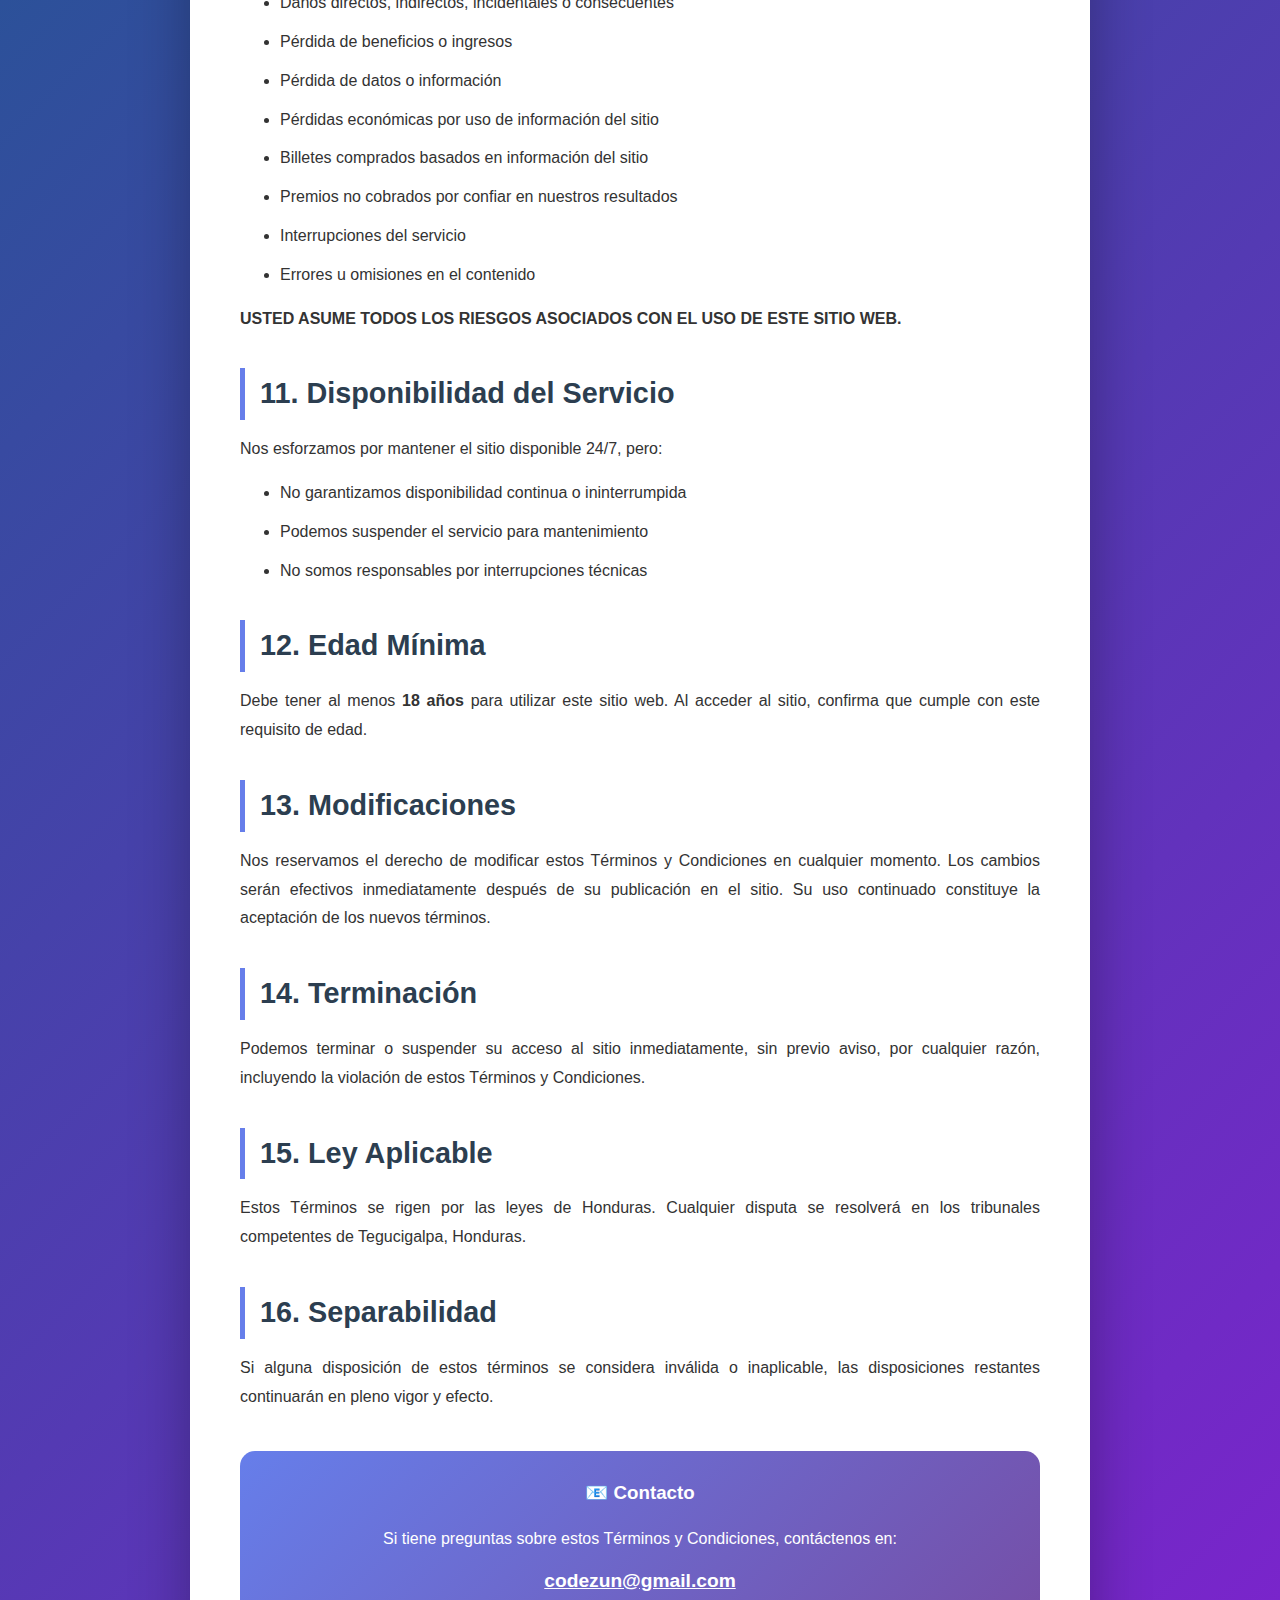
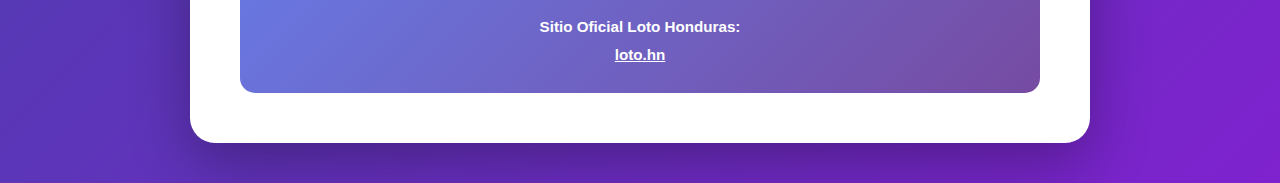
<file: terminos.html>
<!DOCTYPE html>
<html lang="es">
<head>
    <meta charset="UTF-8">
    <meta name="viewport" content="width=device-width, initial-scale=1.0">
    <title>Términos y Condiciones - Resultados del Loto Honduras</title>
    <meta name="description" content="Términos y Condiciones de resultadosdeloto.com - Sitio informativo NO oficial de resultados de lotería de Honduras">
    <link rel="canonical" href="https://resultadosdeloto.com/terminos.html">
    <style>
        * {
            margin: 0;
            padding: 0;
            box-sizing: border-box;
        }

        body {
            font-family: 'Segoe UI', Tahoma, Geneva, Verdana, sans-serif;
            background: linear-gradient(135deg, #1e3c72 0%, #2a5298 50%, #7e22ce 100%);
            min-height: 100vh;
            padding: 40px 20px;
        }

        .container {
            max-width: 900px;
            margin: 0 auto;
            background: white;
            border-radius: 25px;
            padding: 50px;
            box-shadow: 0 20px 60px rgba(0,0,0,0.3);
            animation: fadeIn 0.6s ease;
        }

        .header {
            text-align: center;
            margin-bottom: 40px;
            padding-bottom: 30px;
            border-bottom: 3px solid #f0f0f0;
        }

        .header h1 {
            font-size: 2.5em;
            color: #2c3e50;
            margin-bottom: 10px;
            background: linear-gradient(135deg, #667eea 0%, #764ba2 100%);
            -webkit-background-clip: text;
            -webkit-text-fill-color: transparent;
            background-clip: text;
        }

        .header p {
            color: #666;
            font-size: 1.1em;
        }

        .back-button {
            display: inline-flex;
            align-items: center;
            gap: 10px;
            background: linear-gradient(135deg, #667eea 0%, #764ba2 100%);
            color: white;
            padding: 12px 25px;
            border-radius: 50px;
            text-decoration: none;
            font-weight: 600;
            margin-bottom: 30px;
            transition: transform 0.3s ease;
            box-shadow: 0 4px 15px rgba(102, 126, 234, 0.4);
        }

        .back-button:hover {
            transform: translateY(-3px);
            box-shadow: 0 6px 20px rgba(102, 126, 234, 0.6);
        }

        .content {
            color: #333;
            line-height: 1.8;
        }

        .section {
            margin-bottom: 35px;
        }

        .section h2 {
            font-size: 1.8em;
            color: #2c3e50;
            margin-bottom: 15px;
            padding-left: 15px;
            border-left: 5px solid #667eea;
        }

        .section p {
            margin-bottom: 15px;
            text-align: justify;
        }

        .section ul {
            margin: 15px 0;
            padding-left: 40px;
        }

        .section li {
            margin-bottom: 10px;
        }

        .highlight-box {
            background: #fff3cd;
            border-left: 4px solid #ffc107;
            padding: 20px;
            border-radius: 10px;
            margin: 20px 0;
        }

        .contact-info {
            background: linear-gradient(135deg, #667eea 0%, #764ba2 100%);
            color: white;
            padding: 25px;
            border-radius: 15px;
            text-align: center;
            margin-top: 40px;
        }

        .contact-info a {
            color: white;
            text-decoration: underline;
            font-weight: 600;
        }

        @keyframes fadeIn {
            from {
                opacity: 0;
                transform: translateY(30px);
            }
            to {
                opacity: 1;
                transform: translateY(0);
            }
        }

        @media (max-width: 768px) {
            .container {
                padding: 30px 20px;
            }

            .header h1 {
                font-size: 2em;
            }

            .section h2 {
                font-size: 1.5em;
            }
        }
    </style>
</head>
<body>
    <div class="container">
        <a href="index.html" class="back-button">
            ← Volver al inicio
        </a>

        <div class="header">
            <h1>📜 Términos y Condiciones</h1>
            <p>Última actualización: 23 de Diciembre de 2024</p>
        </div>

        <div class="content">
            <div class="section">
                <h2>1. Aceptación de los Términos</h2>
                <p>
                    Al acceder y utilizar <strong>resultadosdeloto.com</strong> (en adelante "el Sitio"), usted acepta estar legalmente vinculado a estos Términos y Condiciones en su totalidad. Si no está de acuerdo con cualquier parte de estos términos, debe abandonar el Sitio inmediatamente.
                </p>
            </div>

            <div class="section">
                <h2>2. Descripción del Servicio</h2>
                <p>
                    resultadosdeloto.com es un sitio web puramente informativo e independiente que proporciona:
                </p>
                <ul>
                    <li>Resultados no oficiales de sorteos de lotería de Honduras</li>
                    <li>Información sobre juegos: Jugá 3, Pega 3, Premia 2, La Diaria y Super Premio</li>
                    <li>Herramienta de generación aleatoria de números de la suerte (entretenimiento)</li>
                    <li>Actualización periódica de información</li>
                </ul>
            </div>

            <div class="section">
                <h2>3. NO Somos el Sitio Oficial</h2>
                <div class="highlight-box" style="background: #ffe6e6; border-left: 4px solid #dc3545;">
                    <p style="margin-bottom: 15px; font-size: 1.2em;">
                        <strong>🚨 AVISO IMPORTANTE:</strong>
                    </p>
                    <p style="margin-bottom: 10px; font-weight: 600;">
                        <strong>resultadosdeloto.com NO ES NI ESTÁ AFILIADO CON loto.hn (Lotería Nacional de Beneficencia de Honduras)</strong>
                    </p>
                    <ul style="margin-top: 10px;">
                        <li><strong>NO somos Loto Honduras oficial</strong></li>
                        <li><strong>NO vendemos billetes de lotería</strong></li>
                        <li><strong>NO procesamos pagos ni premios</strong></li>
                        <li><strong>NO tenemos relación comercial con Loto Honduras</strong></li>
                        <li><strong>Somos un sitio informativo independiente</strong></li>
                    </ul>
                    <p style="margin-top: 15px; font-weight: 600;">
                        Sitio oficial: <a href="https://loto.hn" target="_blank" rel="noopener" style="color: #dc3545;">loto.hn</a>
                    </p>
                </div>
            </div>

            <div class="section">
                <h2>4. Disclaimer de Resultados</h2>
                <div class="highlight-box">
                    <p style="margin-bottom: 10px;">
                        <strong>⚠️ IMPORTANTE:</strong> Los resultados mostrados son <strong>únicamente informativos y no oficiales</strong>.
                    </p>
                    <p>
                        <strong>SIEMPRE</strong> verifique en <strong>loto.hn</strong> o agencias oficiales. No somos responsables por:
                    </p>
                    <ul style="margin-top: 10px;">
                        <li>Errores en resultados publicados</li>
                        <li>Retrasos en actualización</li>
                        <li>Omisiones o inexactitudes</li>
                        <li>Pérdidas por información incorrecta</li>
                        <li>Decisiones tomadas basadas en nuestra información</li>
                    </ul>
                </div>
            </div>

            <div class="section">
                <h2>5. Uso Aceptable</h2>
                <p>Al utilizar nuestro sitio web, usted se compromete a:</p>
                <ul>
                    <li>NO utilizar el sitio para fines ilegales</li>
                    <li>NO intentar acceder a áreas restringidas</li>
                    <li>NO interferir con la seguridad del sitio</li>
                    <li>NO copiar, reproducir o distribuir el contenido sin autorización</li>
                    <li>NO usar scrapers, bots o sistemas automatizados sin permiso</li>
                    <li>NO realizar ingeniería inversa del sitio</li>
                </ul>
            </div>

            <div class="section">
                <h2>6. Números de la Suerte</h2>
                <p>
                    La función de "Números de la Suerte" es <strong>solo entretenimiento</strong>:
                </p>
                <ul>
                    <li>NO predice ni garantiza números ganadores</li>
                    <li>NO tiene base matemática o estadística</li>
                    <li>Es completamente aleatoria</li>
                </ul>
                <p style="font-weight: 600; margin-top: 15px;">
                    El uso de estos números es bajo su exclusivo riesgo. NO somos responsables de pérdidas económicas.
                </p>
            </div>

            <div class="section">
                <h2>7. Propiedad Intelectual</h2>
                <p>
                    Todo el contenido del sitio, incluyendo diseño, código, textos, gráficos y logotipos, es propiedad de resultadosdeloto.com o sus licenciantes y está protegido por leyes de derechos de autor.
                </p>
                <p>
                    Los logos y marcas de Loto Honduras son propiedad de sus respectivos dueños y se utilizan únicamente con fines informativos.
                </p>
            </div>

            <div class="section">
                <h2>8. Publicidad</h2>
                <p>
                    Nuestro sitio web muestra publicidad de terceros para mantener el servicio gratuito. Al utilizar nuestro sitio:
                </p>
                <ul>
                    <li>Acepta la visualización de anuncios publicitarios</li>
                    <li>Reconoce que no controlamos el contenido de los anuncios</li>
                    <li>Entiende que los anunciantes pueden usar cookies y tecnologías de seguimiento</li>
                </ul>
                <p>
                    No somos responsables del contenido, políticas o prácticas de anunciantes terceros.
                </p>
            </div>

            <div class="section">
                <h2>9. Enlaces a Sitios de Terceros</h2>
                <p>
                    Nuestro sitio puede contener enlaces a sitios web de terceros. Estos enlaces se proporcionan únicamente para su conveniencia. No tenemos control sobre estos sitios y no somos responsables de su contenido.
                </p>
            </div>

            <div class="section">
                <h2>10. Limitación de Responsabilidad</h2>
                <p>
                    En la máxima medida permitida por la ley, resultadosdeloto.com y sus operadores NO serán responsables por:
                </p>
                <ul>
                    <li>Daños directos, indirectos, incidentales o consecuentes</li>
                    <li>Pérdida de beneficios o ingresos</li>
                    <li>Pérdida de datos o información</li>
                    <li>Pérdidas económicas por uso de información del sitio</li>
                    <li>Billetes comprados basados en información del sitio</li>
                    <li>Premios no cobrados por confiar en nuestros resultados</li>
                    <li>Interrupciones del servicio</li>
                    <li>Errores u omisiones en el contenido</li>
                </ul>
                <p style="margin-top: 15px; font-weight: 600;">
                    USTED ASUME TODOS LOS RIESGOS ASOCIADOS CON EL USO DE ESTE SITIO WEB.
                </p>
            </div>

            <div class="section">
                <h2>11. Disponibilidad del Servicio</h2>
                <p>
                    Nos esforzamos por mantener el sitio disponible 24/7, pero:
                </p>
                <ul>
                    <li>No garantizamos disponibilidad continua o ininterrumpida</li>
                    <li>Podemos suspender el servicio para mantenimiento</li>
                    <li>No somos responsables por interrupciones técnicas</li>
                </ul>
            </div>

            <div class="section">
                <h2>12. Edad Mínima</h2>
                <p>
                    Debe tener al menos <strong>18 años</strong> para utilizar este sitio web. Al acceder al sitio, confirma que cumple con este requisito de edad.
                </p>
            </div>

            <div class="section">
                <h2>13. Modificaciones</h2>
                <p>
                    Nos reservamos el derecho de modificar estos Términos y Condiciones en cualquier momento. Los cambios serán efectivos inmediatamente después de su publicación en el sitio. Su uso continuado constituye la aceptación de los nuevos términos.
                </p>
            </div>

            <div class="section">
                <h2>14. Terminación</h2>
                <p>
                    Podemos terminar o suspender su acceso al sitio inmediatamente, sin previo aviso, por cualquier razón, incluyendo la violación de estos Términos y Condiciones.
                </p>
            </div>

            <div class="section">
                <h2>15. Ley Aplicable</h2>
                <p>
                    Estos Términos se rigen por las leyes de Honduras. Cualquier disputa se resolverá en los tribunales competentes de Tegucigalpa, Honduras.
                </p>
            </div>

            <div class="section">
                <h2>16. Separabilidad</h2>
                <p>
                    Si alguna disposición de estos términos se considera inválida o inaplicable, las disposiciones restantes continuarán en pleno vigor y efecto.
                </p>
            </div>

            <div class="contact-info">
                <h3 style="margin-bottom: 15px;">📧 Contacto</h3>
                <p>
                    Si tiene preguntas sobre estos Términos y Condiciones, contáctenos en:
                </p>
                <p style="font-size: 1.2em; margin-top: 10px;">
                    <a href="mailto:codezun@gmail.com">codezun@gmail.com</a>
                </p>
                <p style="margin-top: 15px; font-size: 0.95em;">
                    <strong>Sitio Oficial Loto Honduras:</strong><br>
                    <a href="https://loto.hn" target="_blank" rel="noopener">loto.hn</a>
                </p>
            </div>
        </div>
    </div>
</body>
</html>
</file>
<file: styles.css>
/* ============================================ */
/* ESTILOS GLOBALES - resultadosdeloto                  */
/* ============================================ */

* {
    margin: 0;
    padding: 0;
    box-sizing: border-box;
}

html {
    overflow-x: hidden;
    width: 100%;
    max-width: 100vw;
}

body {
    font-family: 'Segoe UI', Tahoma, Geneva, Verdana, sans-serif;
    background: linear-gradient(135deg, #1e3c72 0%, #2a5298 50%, #7e22ce 100%);
    min-height: 100vh;
    padding: 20px;
    overflow-x: hidden;
    width: 100%;
    max-width: 100vw;
}

/* ============================================ */
/* LAYOUT PRINCIPAL                            */
/* ============================================ */

.main-layout {
    display: flex;
    gap: 20px;
    max-width: 1600px;
    margin: 0 auto;
    align-items: flex-start;
    width: 100%;
}

.ad-space {
    width: 160px;
    min-width: 160px;
    min-height: 600px;
    background: rgba(255, 255, 255, 0.1);
    border-radius: 15px;
    display: flex;
    align-items: center;
    justify-content: center;
    color: rgba(255, 255, 255, 0.5);
    font-size: 0.9em;
    position: sticky;
    top: 20px;
    flex-shrink: 0;
}

.container {
    flex: 1;
    max-width: 1200px;
    width: 100%;
    min-width: 0;
    overflow: hidden;
}

/* ============================================ */
/* HEADER                                      */
/* ============================================ */

header {
    text-align: center;
    color: white;
    margin-bottom: 40px;
    animation: fadeInDown 0.8s ease;
    width: 100%;
}

header h1 {
    font-size: 3em;
    margin-bottom: 10px;
    text-shadow: 3px 3px 6px rgba(0,0,0,0.4);
    font-weight: 700;
    word-wrap: break-word;
    overflow-wrap: break-word;
}

.fecha-actual {
    font-size: 1.3em;
    opacity: 0.95;
    font-weight: 300;
    margin-bottom: 10px;
}

/* ============================================ */
/* RELOJ HONDURAS                              */
/* ============================================ */

.reloj-container {
    display: flex;
    align-items: center;
    justify-content: center;
    gap: 10px;
    margin-top: 15px;
}

.reloj {
    background: rgba(255, 255, 255, 0.2);
    padding: 10px 25px;
    border-radius: 15px;
    font-size: 1.4em;
    font-weight: 600;
    font-family: 'Courier New', monospace;
    letter-spacing: 2px;
    backdrop-filter: blur(10px);
    box-shadow: 0 4px 15px rgba(0,0,0,0.2);
}

/* ============================================ */
/* RULETA DE NÚMEROS DE LA SUERTE              */
/* ============================================ */

.ruleta-container {
    position: fixed;
    top: 20px;
    right: 20px;
    z-index: 1000;
}

.ruleta-button {
    background: linear-gradient(135deg, #f093fb 0%, #f5576c 100%);
    border: none;
    color: white;
    padding: 15px 30px;
    border-radius: 50px;
    font-size: 1.1em;
    font-weight: 700;
    cursor: pointer;
    box-shadow: 0 8px 25px rgba(245, 87, 108, 0.6);
    transition: all 0.3s ease;
    display: flex;
    align-items: center;
    gap: 10px;
    position: relative;
}

.ruleta-button:hover {
    transform: translateY(-3px) scale(1.05);
    box-shadow: 0 12px 35px rgba(245, 87, 108, 0.8);
}

.ruleta-button:active {
    transform: translateY(0) scale(0.98);
}

.ruleta-button.spinning {
    animation: pulse 0.5s infinite;
}

.tooltip {
    position: absolute;
    bottom: -80px;
    right: 0;
    background: white;
    color: #333;
    padding: 15px 20px;
    border-radius: 15px;
    box-shadow: 0 10px 30px rgba(0,0,0,0.3);
    white-space: nowrap;
    font-size: 0.9em;
    font-weight: 600;
    animation: tooltipBounce 2s ease-in-out infinite;
    pointer-events: none;
}

.tooltip::before {
    content: '';
    position: absolute;
    top: -10px;
    right: 30px;
    width: 0;
    height: 0;
    border-left: 10px solid transparent;
    border-right: 10px solid transparent;
    border-bottom: 10px solid white;
}

.tooltip-arrow {
    position: absolute;
    top: -35px;
    right: 35px;
    font-size: 2em;
    animation: arrowBounce 1s ease-in-out infinite;
}

.tooltip.hidden {
    display: none;
}

.nuevo-badge {
    position: absolute;
    top: -8px;
    right: -8px;
    background: #ff4444;
    color: white;
    padding: 4px 10px;
    border-radius: 12px;
    font-size: 0.7em;
    font-weight: 900;
    animation: badgePulse 1.5s ease-in-out infinite;
    box-shadow: 0 4px 15px rgba(255, 68, 68, 0.6);
}

/* ============================================ */
/* OVERLAY RULETA                              */
/* ============================================ */

.ruleta-overlay {
    position: fixed;
    top: 0;
    left: 0;
    right: 0;
    bottom: 0;
    background: rgba(0, 0, 0, 0.9);
    display: none;
    justify-content: center;
    align-items: center;
    z-index: 9999;
    animation: fadeIn 0.3s ease;
}

.ruleta-overlay.active {
    display: flex;
}

.ruleta-content {
    background: white;
    padding: 50px;
    border-radius: 30px;
    text-align: center;
    max-width: 600px;
    width: 90%;
    position: relative;
    box-shadow: 0 20px 60px rgba(0, 0, 0, 0.5);
}

.ruleta-close {
    position: absolute;
    top: 15px;
    right: 20px;
    background: none;
    border: none;
    font-size: 2em;
    cursor: pointer;
    color: #999;
    transition: color 0.3s ease;
}

.ruleta-close:hover {
    color: #333;
}

.ruleta-title {
    font-size: 2.5em;
    margin-bottom: 30px;
    background: linear-gradient(135deg, #667eea 0%, #764ba2 100%);
    -webkit-background-clip: text;
    -webkit-text-fill-color: transparent;
    background-clip: text;
    word-wrap: break-word;
}

.numeros-suerte-display {
    display: flex;
    justify-content: center;
    gap: 20px;
    margin: 40px 0;
    flex-wrap: wrap;
}

.numero-suerte {
    width: 100px;
    height: 100px;
    background: linear-gradient(135deg, #667eea 0%, #764ba2 100%);
    color: white;
    border-radius: 50%;
    display: flex;
    align-items: center;
    justify-content: center;
    font-size: 3em;
    font-weight: 900;
    box-shadow: 0 15px 40px rgba(102, 126, 234, 0.6);
    animation: popIn 0.6s cubic-bezier(0.68, -0.55, 0.265, 1.55);
}

.numero-suerte:nth-child(1) { animation-delay: 0.1s; }
.numero-suerte:nth-child(2) { animation-delay: 0.2s; }
.numero-suerte:nth-child(3) { animation-delay: 0.3s; }
.numero-suerte:nth-child(4) { animation-delay: 0.4s; }

.spinning-number {
    font-size: 4em;
    font-weight: 900;
    background: linear-gradient(135deg, #f093fb 0%, #f5576c 100%);
    -webkit-background-clip: text;
    -webkit-text-fill-color: transparent;
    background-clip: text;
    animation: numberSpin 0.1s linear infinite;
}

.mensaje-suerte {
    font-size: 1.3em;
    color: #666;
    margin-top: 20px;
    font-style: italic;
}

.confetti {
    position: absolute;
    width: 10px;
    height: 10px;
    background: #f093fb;
    animation: confettiFall 3s linear;
    pointer-events: none;
}

/* ============================================ */
/* LOADING                                     */
/* ============================================ */

.loading {
    text-align: center;
    color: white;
    font-size: 1.5em;
    padding: 50px;
}

.spinner {
    border: 5px solid rgba(255,255,255,0.3);
    border-top: 5px solid white;
    border-radius: 50%;
    width: 60px;
    height: 60px;
    animation: spin 1s linear infinite;
    margin: 20px auto;
}

/* ============================================ */
/* GRID DE JUEGOS                              */
/* ============================================ */

.games-grid {
    display: grid;
    grid-template-columns: repeat(auto-fit, minmax(300px, 1fr));
    gap: 25px;
    animation: fadeIn 1s ease;
    width: 100%;
}

.game-card {
    background: white;
    border-radius: 20px;
    padding: 25px;
    box-shadow: 0 15px 40px rgba(0,0,0,0.3);
    transition: all 0.4s ease;
    animation: slideUp 0.6s ease;
    position: relative;
    overflow: hidden;
    width: 100%;
}

.game-card::before {
    content: '';
    position: absolute;
    top: 0;
    left: 0;
    right: 0;
    height: 5px;
    background: linear-gradient(90deg, #667eea 0%, #764ba2 100%);
}

.game-card:hover {
    transform: translateY(-10px) scale(1.02);
    box-shadow: 0 20px 50px rgba(0,0,0,0.4);
}

/* ============================================ */
/* HEADER DEL JUEGO                            */
/* ============================================ */

.game-header {
    margin-bottom: 20px;
    padding-bottom: 15px;
    border-bottom: 3px solid #f0f0f0;
}

.game-title-row {
    display: flex;
    align-items: center;
    justify-content: space-between;
    gap: 15px;
    margin-bottom: 12px;
}

.game-name {
    font-size: 1.6em;
    font-weight: 700;
    color: #2c3e50;
    flex: 1;
    word-wrap: break-word;
    overflow-wrap: break-word;
}

.game-logo {
    width: 90px;
    height: 90px;
    object-fit: contain;
    border-radius: 15px;
    background: rgba(255,255,255,0.95);
    padding: 10px;
    box-shadow: 0 6px 20px rgba(0,0,0,0.2);
    transition: transform 0.3s ease;
    flex-shrink: 0;
}

.game-logo:hover {
    transform: scale(1.15) rotate(8deg);
}

.game-meta {
    display: flex;
    justify-content: space-between;
    align-items: center;
    flex-wrap: wrap;
    gap: 10px;
}

.game-time {
    background: linear-gradient(135deg, #667eea 0%, #764ba2 100%);
    color: white;
    padding: 8px 20px;
    border-radius: 25px;
    font-size: 1em;
    font-weight: 700;
    box-shadow: 0 4px 15px rgba(102, 126, 234, 0.4);
}

.game-date {
    color: #666;
    font-size: 1em;
    font-weight: 600;
}

/* ============================================ */
/* NÚMEROS (BOLAS)                             */
/* ============================================ */

.juga3-numero {
    text-align: center;
    margin: 40px 0;
    padding: 20px 0;
}

.numeros-individuales {
    display: flex;
    justify-content: center;
    gap: 20px;
    flex-wrap: wrap;
}

.bola {
    width: 80px;
    height: 80px;
    background: linear-gradient(135deg, #667eea 0%, #764ba2 100%);
    color: white;
    border-radius: 50%;
    display: flex;
    align-items: center;
    justify-content: center;
    font-size: 2.5em;
    font-weight: 900;
    box-shadow: 0 10px 25px rgba(102, 126, 234, 0.5);
    animation: bounce 0.6s ease;
    transition: transform 0.3s ease;
    flex-shrink: 0;
}

.bola:hover {
    transform: scale(1.15);
}

.bola.texto {
    font-size: 1.2em;
    background: linear-gradient(135deg, #f093fb 0%, #f5576c 100%);
    box-shadow: 0 10px 25px rgba(245, 87, 108, 0.5);
    padding: 10px;
    word-wrap: break-word;
}

.numeros-container {
    margin: 25px 0;
}

.numeros-titulo {
    text-align: center;
    color: #555;
    font-size: 0.95em;
    margin-bottom: 20px;
    font-weight: 700;
    text-transform: uppercase;
    letter-spacing: 2px;
}

.numeros-grid {
    display: flex;
    justify-content: center;
    gap: 20px;
    flex-wrap: wrap;
}

/* ============================================ */
/* ESTADOS Y BADGES                            */
/* ============================================ */

.estado-badge {
    display: inline-block;
    padding: 8px 20px;
    border-radius: 25px;
    font-size: 0.9em;
    font-weight: 700;
    margin-top: 15px;
    text-transform: uppercase;
    letter-spacing: 1px;
    background: linear-gradient(135deg, #f093fb 0%, #f5576c 100%);
    color: white;
    box-shadow: 0 4px 15px rgba(245, 87, 108, 0.4);
}

.pendiente {
    text-align: center;
    color: #999;
    padding: 40px 20px;
    font-size: 1.3em;
    font-style: italic;
}

/* ============================================ */
/* FOOTER                                      */
/* ============================================ */

footer {
    text-align: center;
    color: white;
    margin-top: 60px;
    padding: 30px 20px;
    opacity: 0.95;
    border-top: 2px solid rgba(255, 255, 255, 0.2);
    width: 100%;
}

footer p {
    margin: 8px 0;
    font-size: 1em;
    word-wrap: break-word;
}

.footer-links {
    display: flex;
    justify-content: center;
    gap: 25px;
    margin: 20px 0;
    flex-wrap: wrap;
}

.footer-links a {
    color: white;
    text-decoration: none;
    font-size: 1em;
    transition: all 0.3s ease;
    padding: 8px 15px;
    border-radius: 8px;
    background: rgba(255, 255, 255, 0.1);
}

.footer-links a:hover {
    background: rgba(255, 255, 255, 0.25);
    transform: translateY(-2px);
}

.footer-copyright {
    margin-top: 20px;
    font-size: 0.9em;
    opacity: 0.8;
}

/* ============================================ */
/* ERROR MESSAGE                               */
/* ============================================ */

.error-message {
    background: white;
    padding: 40px;
    border-radius: 25px;
    text-align: center;
    color: #e74c3c;
    font-size: 1.3em;
    box-shadow: 0 15px 40px rgba(0,0,0,0.3);
}

/* ============================================ */
/* ESTILOS SEO CONTENT                         */
/* ============================================ */

.seo-content {
    max-width: 1200px;
    margin: 40px auto;
    padding: 30px;
    background: white;
    border-radius: 12px;
    box-shadow: 0 2px 8px rgba(0,0,0,0.1);
    line-height: 1.8;
    width: 100%;
    overflow-wrap: break-word;
    word-wrap: break-word;
}

.seo-content h2 {
    color: #667eea;
    margin: 30px 0 15px;
    font-size: 1.8em;
    border-bottom: 3px solid #764ba2;
    padding-bottom: 10px;
    overflow-wrap: break-word;
    word-wrap: break-word;
}

.seo-content h3 {
    color: #333;
    margin: 25px 0 12px;
    font-size: 1.4em;
    overflow-wrap: break-word;
    word-wrap: break-word;
}

.seo-content p {
    margin: 15px 0;
    color: #444;
    text-align: justify;
    overflow-wrap: break-word;
    word-wrap: break-word;
}

.seo-content ul, 
.seo-content ol {
    margin: 15px 0 15px 30px;
    color: #444;
}

.seo-content li {
    margin: 8px 0;
    word-wrap: break-word;
}

.highlight-box {
    background: linear-gradient(135deg, #667eea 0%, #764ba2 100%);
    color: white;
    padding: 25px;
    border-radius: 10px;
    margin: 25px 0;
    box-shadow: 0 4px 12px rgba(102,126,234,0.3);
}

.tips-grid {
    display: grid;
    grid-template-columns: repeat(auto-fit, minmax(280px, 1fr));
    gap: 20px;
    margin: 25px 0;
}

.tip-card {
    background: #f8f9ff;
    padding: 20px;
    border-radius: 10px;
    border-left: 4px solid #667eea;
}

.tip-card h4 {
    color: #667eea;
    margin: 0 0 10px 0;
}

.stats-table {
    width: 100%;
    border-collapse: collapse;
    margin: 20px 0;
    background: white;
    box-shadow: 0 2px 8px rgba(0,0,0,0.1);
    display: block;
    overflow-x: auto;
    -webkit-overflow-scrolling: touch;
}

.stats-table thead,
.stats-table tbody,
.stats-table tr {
    display: table;
    width: 100%;
    table-layout: fixed;
}

.stats-table th {
    background: linear-gradient(135deg, #667eea 0%, #764ba2 100%);
    color: white;
    padding: 15px;
    text-align: left;
}

.stats-table td {
    padding: 12px 15px;
    border-bottom: 1px solid #eee;
    word-wrap: break-word;
    overflow-wrap: break-word;
}

.stats-table tr:hover {
    background: #f8f9ff;
}

/* ============================================ */
/* ANIMACIONES                                 */
/* ============================================ */

@keyframes fadeIn {
    from { opacity: 0; }
    to { opacity: 1; }
}

@keyframes fadeInDown {
    from {
        opacity: 0;
        transform: translateY(-40px);
    }
    to {
        opacity: 1;
        transform: translateY(0);
    }
}

@keyframes slideUp {
    from {
        opacity: 0;
        transform: translateY(40px);
    }
    to {
        opacity: 1;
        transform: translateY(0);
    }
}

@keyframes spin {
    0% { transform: rotate(0deg); }
    100% { transform: rotate(360deg); }
}

@keyframes bounce {
    0%, 100% { transform: translateY(0); }
    50% { transform: translateY(-12px); }
}

@keyframes pulse {
    0%, 100% { transform: scale(1); }
    50% { transform: scale(1.1); }
}

@keyframes tooltipBounce {
    0%, 100% { 
        transform: translateY(0);
        opacity: 1;
    }
    50% { 
        transform: translateY(-5px);
        opacity: 0.9;
    }
}

@keyframes arrowBounce {
    0%, 100% { 
        transform: translateY(0);
    }
    50% { 
        transform: translateY(-10px);
    }
}

@keyframes badgePulse {
    0%, 100% { 
        transform: scale(1);
    }
    50% { 
        transform: scale(1.15);
    }
}

@keyframes popIn {
    0% {
        transform: scale(0) rotate(0deg);
        opacity: 0;
    }
    50% {
        transform: scale(1.2) rotate(180deg);
    }
    100% {
        transform: scale(1) rotate(360deg);
        opacity: 1;
    }
}

@keyframes numberSpin {
    0% { transform: rotateX(0deg); }
    100% { transform: rotateX(360deg); }
}

@keyframes confettiFall {
    0% {
        transform: translateY(-100vh) rotate(0deg);
        opacity: 1;
    }
    100% {
        transform: translateY(100vh) rotate(720deg);
        opacity: 0;
    }
}

/* ============================================ */
/* RESPONSIVE                                  */
/* ============================================ */

/* Extra Large Screens - Desktop Large */
@media (max-width: 1600px) {
    .ad-space {
        width: 140px;
        min-width: 140px;
        min-height: 500px;
    }
}

/* Large Screens - Desktop */
@media (max-width: 1400px) {
    .ad-space {
        display: none;
    }
    
    .main-layout {
        padding: 0;
    }
    
    .container {
        max-width: 100%;
    }
}

/* Medium-Large Screens - Tablet Landscape */
@media (max-width: 1024px) {
    body {
        padding: 15px;
    }
    
    header h1 {
        font-size: 2.5em;
    }
    
    .fecha-actual {
        font-size: 1.1em;
    }
    
    .games-grid {
        grid-template-columns: repeat(auto-fit, minmax(250px, 1fr));
        gap: 20px;
    }
    
    .game-card {
        padding: 20px;
    }
    
    .game-logo {
        width: 80px;
        height: 80px;
    }
    
    .seo-content {
        padding: 25px;
        margin: 30px 15px;
    }
}

/* Medium Screens - Tablet Portrait */
@media (max-width: 768px) {
    body {
        padding: 10px;
    }
    
    /* Header */
    header {
        margin-bottom: 30px;
    }
    
    header h1 {
        font-size: 2.2em;
        margin-bottom: 8px;
    }
    
    .fecha-actual {
        font-size: 1em;
    }
    
    .reloj-container {
        flex-direction: column;
        gap: 8px;
    }
    
    .reloj {
        font-size: 1.1em;
        padding: 8px 20px;
    }
    
    /* Ruleta */
    .ruleta-container {
        top: 10px;
        right: 10px;
    }

    .ruleta-button {
        padding: 12px 20px;
        font-size: 0.95em;
    }
    
    .nuevo-badge {
        font-size: 0.65em;
        padding: 3px 8px;
    }

    .tooltip {
        font-size: 0.8em;
        bottom: -70px;
        right: -10px;
        padding: 12px 16px;
    }

    .tooltip-arrow {
        right: 20px;
        font-size: 1.5em;
    }

    .ruleta-content {
        padding: 30px 20px;
        width: 95%;
    }

    .ruleta-title {
        font-size: 1.8em;
        margin-bottom: 20px;
    }

    .numero-suerte {
        width: 70px;
        height: 70px;
        font-size: 2em;
    }
    
    .mensaje-suerte {
        font-size: 1.1em;
    }
    
    /* Games Grid */
    .games-grid {
        grid-template-columns: 1fr;
        gap: 20px;
    }
    
    .game-card {
        padding: 20px;
    }
    
    .game-title-row {
        flex-direction: column;
        text-align: center;
    }
    
    .game-name {
        font-size: 1.4em;
        text-align: center;
    }
    
    .game-logo {
        width: 80px;
        height: 80px;
        order: -1;
    }
    
    .game-meta {
        flex-direction: column;
        text-align: center;
    }
    
    .game-time {
        font-size: 0.95em;
        padding: 6px 18px;
    }
    
    /* Números */
    .bola {
        width: 65px;
        height: 65px;
        font-size: 2em;
    }

    .bola.texto {
        font-size: 1em;
        width: 70px;
        height: 70px;
    }
    
    .numeros-grid {
        gap: 15px;
    }
    
    /* Footer */
    .footer-links {
        flex-direction: column;
        gap: 10px;
    }

    .footer-links a {
        display: block;
    }
    
    footer {
        margin-top: 40px;
        padding: 25px 15px;
    }
    
    /* SEO Content */
    .seo-content {
        padding: 20px;
        margin: 20px 10px;
        width: calc(100% - 20px);
    }
    
    .seo-content h2 {
        font-size: 1.5em;
    }
    
    .tips-grid {
        grid-template-columns: 1fr;
    }
    
    .stats-table {
        font-size: 0.85em;
    }
    
    .stats-table th,
    .stats-table td {
        padding: 10px 8px;
    }
}

/* Small Screens - Large Phones */
@media (max-width: 480px) {
    body {
        padding: 10px;
        overflow-x: hidden;
    }
    
    .main-layout {
        gap: 10px;
        padding: 0;
        width: 100%;
    }
    
    /* Header */
    header h1 {
        font-size: 1.8em;
        margin-bottom: 6px;
        max-width: 100%;
    }
    
    .fecha-actual {
        font-size: 0.9em;
    }
    
    .reloj {
        font-size: 1em;
        padding: 6px 16px;
        letter-spacing: 1px;
    }
    
    /* Ruleta */
    .ruleta-container {
        position: fixed;
        top: auto;
        bottom: 15px;
        right: 15px;
        left: auto;
    }
    
    .ruleta-button {
        padding: 10px 16px;
        font-size: 0.85em;
        border-radius: 40px;
    }
    
    .nuevo-badge {
        font-size: 0.6em;
        padding: 2px 6px;
    }
    
    .tooltip {
        bottom: auto;
        top: -70px;
        right: 0;
        font-size: 0.75em;
        padding: 10px 14px;
        max-width: 200px;
        white-space: normal;
    }
    
    .tooltip::before {
        top: auto;
        bottom: -10px;
        border-bottom: none;
        border-top: 10px solid white;
    }
    
    .tooltip-arrow {
        top: auto;
        bottom: -30px;
        right: 20px;
        font-size: 1.3em;
        transform: rotate(180deg);
    }
    
    .ruleta-overlay {
        padding: 10px;
    }
    
    .ruleta-content {
        padding: 25px 15px;
        width: calc(100% - 20px);
        max-width: 100%;
        border-radius: 20px;
    }
    
    .ruleta-title {
        font-size: 1.5em;
        margin-bottom: 15px;
    }
    
    .ruleta-close {
        top: 10px;
        right: 15px;
        font-size: 1.5em;
    }
    
    .numeros-suerte-display {
        gap: 12px;
        margin: 25px 0;
    }
    
    .numero-suerte {
        width: 60px;
        height: 60px;
        font-size: 1.8em;
    }
    
    .spinning-number {
        font-size: 3em;
    }
    
    .mensaje-suerte {
        font-size: 1em;
        margin-top: 15px;
    }
    
    /* Games */
    .games-grid {
        grid-template-columns: 1fr;
        gap: 15px;
        width: 100%;
    }
    
    .game-card {
        padding: 18px;
        border-radius: 15px;
        width: 100%;
    }
    
    .game-name {
        font-size: 1.25em;
    }
    
    .game-logo {
        width: 70px;
        height: 70px;
        padding: 8px;
    }
    
    .game-time {
        font-size: 0.9em;
        padding: 6px 16px;
    }
    
    .game-date {
        font-size: 0.9em;
    }
    
    /* Números */
    .juga3-numero {
        margin: 30px 0;
        padding: 15px 0;
    }
    
    .numeros-individuales {
        gap: 12px;
    }
    
    .bola {
        width: 55px;
        height: 55px;
        font-size: 1.7em;
    }

    .bola.texto {
        font-size: 0.85em;
        width: 60px;
        height: 60px;
        padding: 8px;
    }
    
    .numeros-container {
        margin: 20px 0;
    }
    
    .numeros-titulo {
        font-size: 0.85em;
        margin-bottom: 15px;
    }
    
    .numeros-grid {
        gap: 12px;
    }
    
    .estado-badge {
        font-size: 0.8em;
        padding: 6px 16px;
    }
    
    .pendiente {
        font-size: 1.1em;
        padding: 30px 15px;
    }
    
    /* Footer */
    footer {
        margin-top: 30px;
        padding: 20px 10px;
    }
    
    footer p {
        font-size: 0.9em;
    }
    
    .footer-links a {
        font-size: 0.9em;
        padding: 6px 12px;
    }
    
    .footer-copyright {
        font-size: 0.85em;
    }
    
    /* Loading & Error */
    .loading {
        font-size: 1.2em;
        padding: 40px 15px;
    }
    
    .spinner {
        width: 50px;
        height: 50px;
    }
    
    .error-message {
        padding: 30px 20px;
        font-size: 1.1em;
        border-radius: 20px;
    }
    
    /* SEO Content Mobile */
    .seo-content {
        padding: 15px;
        margin: 15px 5px;
        width: calc(100% - 10px);
    }
    
    .seo-content h2 {
        font-size: 1.3em;
    }
    
    .seo-content h3 {
        font-size: 1.1em;
    }
    
    .seo-content p {
        text-align: left;
        font-size: 0.95em;
    }
    
    .seo-content ul,
    .seo-content ol {
        margin-left: 20px;
    }
    
    .tips-grid {
        grid-template-columns: 1fr;
        gap: 15px;
    }
    
    .tip-card {
        padding: 15px;
    }
    
    .stats-table {
        font-size: 0.75em;
        margin: 15px -5px;
        width: calc(100% + 10px);
    }
    
    .stats-table th,
    .stats-table td {
        padding: 8px 5px;
        font-size: 0.9em;
    }
    
    .highlight-box {
        padding: 20px 15px;
        margin: 20px -5px;
    }
}

/* Extra Small Screens - Small Phones */
@media (max-width: 360px) {
    header h1 {
        font-size: 1.6em;
    }
    
    .fecha-actual {
        font-size: 0.85em;
    }
    
    .reloj {
        font-size: 0.9em;
        padding: 5px 14px;
    }
    
    .ruleta-button {
        padding: 8px 14px;
        font-size: 0.8em;
    }
    
    .ruleta-title {
        font-size: 1.3em;
    }
    
    .numero-suerte {
        width: 50px;
        height: 50px;
        font-size: 1.5em;
    }
    
    .game-name {
        font-size: 1.1em;
    }
    
    .game-logo {
        width: 60px;
        height: 60px;
    }
    
    .bola {
        width: 50px;
        height: 50px;
        font-size: 1.5em;
    }
    
    .bola.texto {
        font-size: 0.75em;
        width: 55px;
        height: 55px;
    }
    
    .seo-content {
        padding: 12px;
        margin: 10px 3px;
    }
    
    .seo-content h2 {
        font-size: 1.2em;
    }
    
    .seo-content h3 {
        font-size: 1em;
    }
    
    .seo-content p {
        font-size: 0.9em;
    }
}

/* Landscape Orientation for Phones */
@media (max-height: 500px) and (orientation: landscape) {
    body {
        padding: 5px;
    }
    
    header {
        margin-bottom: 15px;
    }
    
    header h1 {
        font-size: 1.5em;
        margin-bottom: 5px;
    }
    
    .fecha-actual,
    .reloj {
        font-size: 0.8em;
    }
    
    .ruleta-container {
        bottom: 10px;
        right: 10px;
    }
    
    .ruleta-button {
        padding: 8px 12px;
        font-size: 0.8em;
    }
    
    .game-card {
        padding: 15px;
    }
    
    .bola {
        width: 50px;
        height: 50px;
        font-size: 1.5em;
    }
    
    footer {
        margin-top: 20px;
        padding: 15px 10px;
    }
    
    .seo-content {
        padding: 15px;
        margin: 15px 5px;
    }
}

/* ============================================
   NAVEGACIÓN PRINCIPAL
   ============================================ */

.main-nav {
    background: linear-gradient(135deg, #1e3c72 0%, #2a5298 100%);
    padding: 0;
    display: flex;
    justify-content: center;
    align-items: center;
    box-shadow: 0 2px 10px rgba(0,0,0,0.2);
    position: sticky;
    top: 0;
    z-index: 100;
    flex-wrap: wrap;
    gap: 0;
}

.main-nav a {
    color: white;
    text-decoration: none;
    padding: 16px 24px;
    font-weight: 600;
    font-size: 0.95rem;
    transition: all 0.3s ease;
    border-bottom: 3px solid transparent;
    display: inline-block;
    white-space: nowrap;
}

.main-nav a:hover {
    background: rgba(255, 255, 255, 0.1);
    border-bottom-color: #f5576c;
    transform: translateY(-2px);
}

.main-nav a.active {
    background: rgba(255, 255, 255, 0.15);
    border-bottom-color: #ffd700;
    font-weight: 700;
}

/* Responsive para móviles */
@media (max-width: 768px) {
    .main-nav {
        padding: 8px 0;
        overflow-x: auto;
        justify-content: flex-start;
        -webkit-overflow-scrolling: touch;
        scrollbar-width: thin;
    }
    
    .main-nav a {
        padding: 12px 16px;
        font-size: 0.85rem;
        flex-shrink: 0;
    }
}

@media (max-width: 480px) {
    .main-nav a {
        padding: 10px 12px;
        font-size: 0.8rem;
    }
}
</file>
